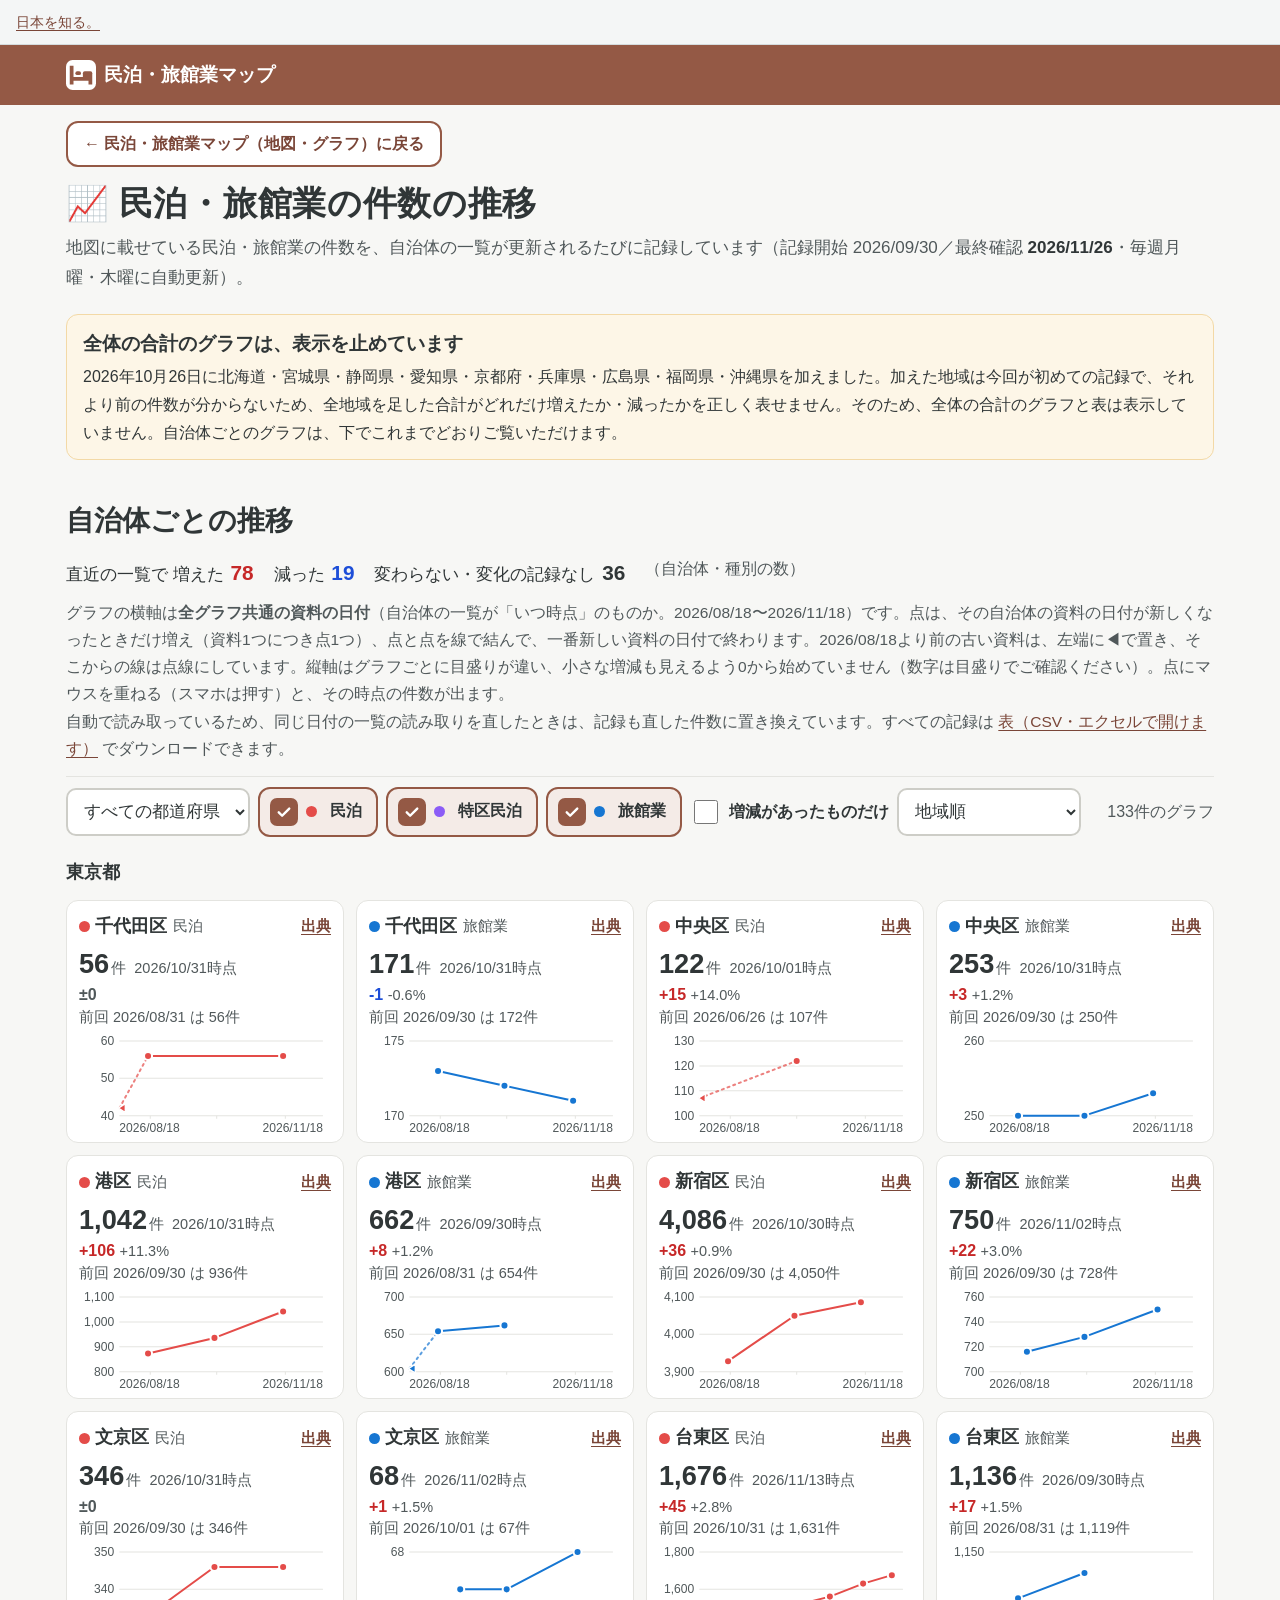
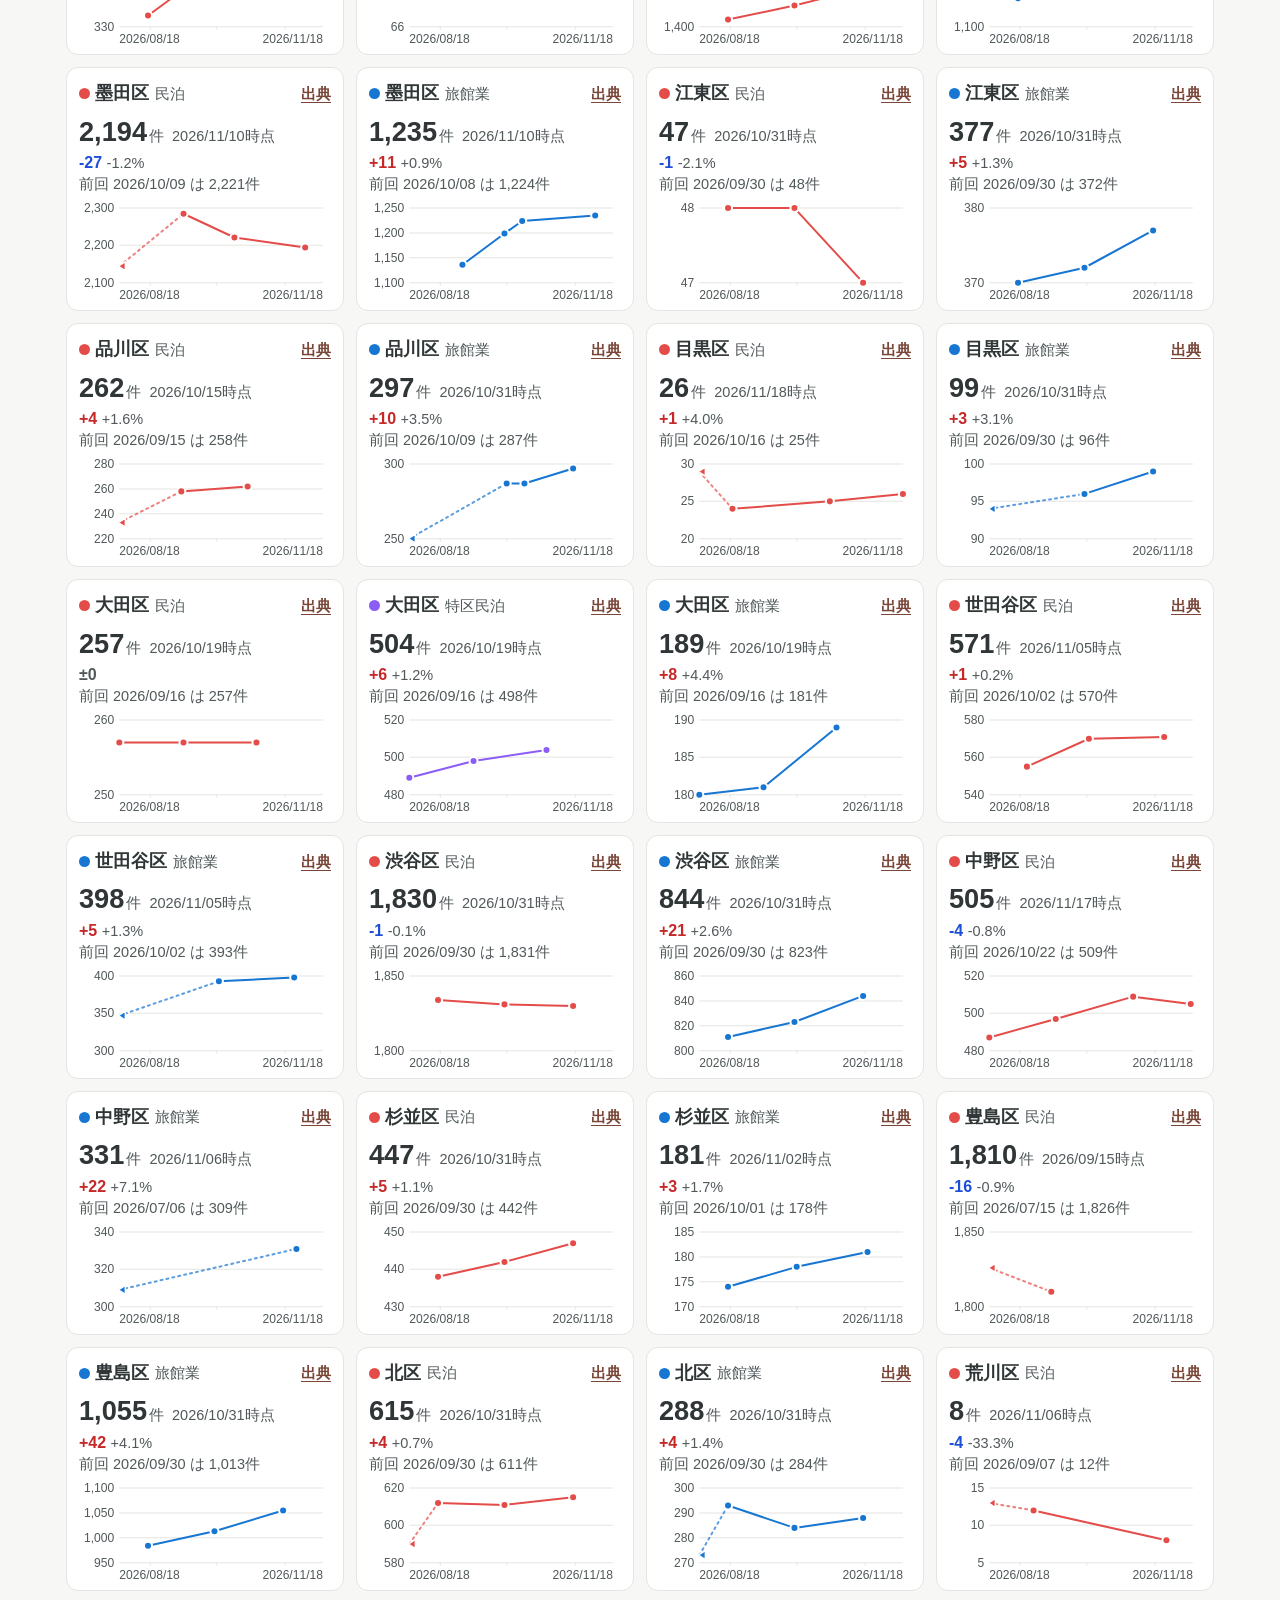
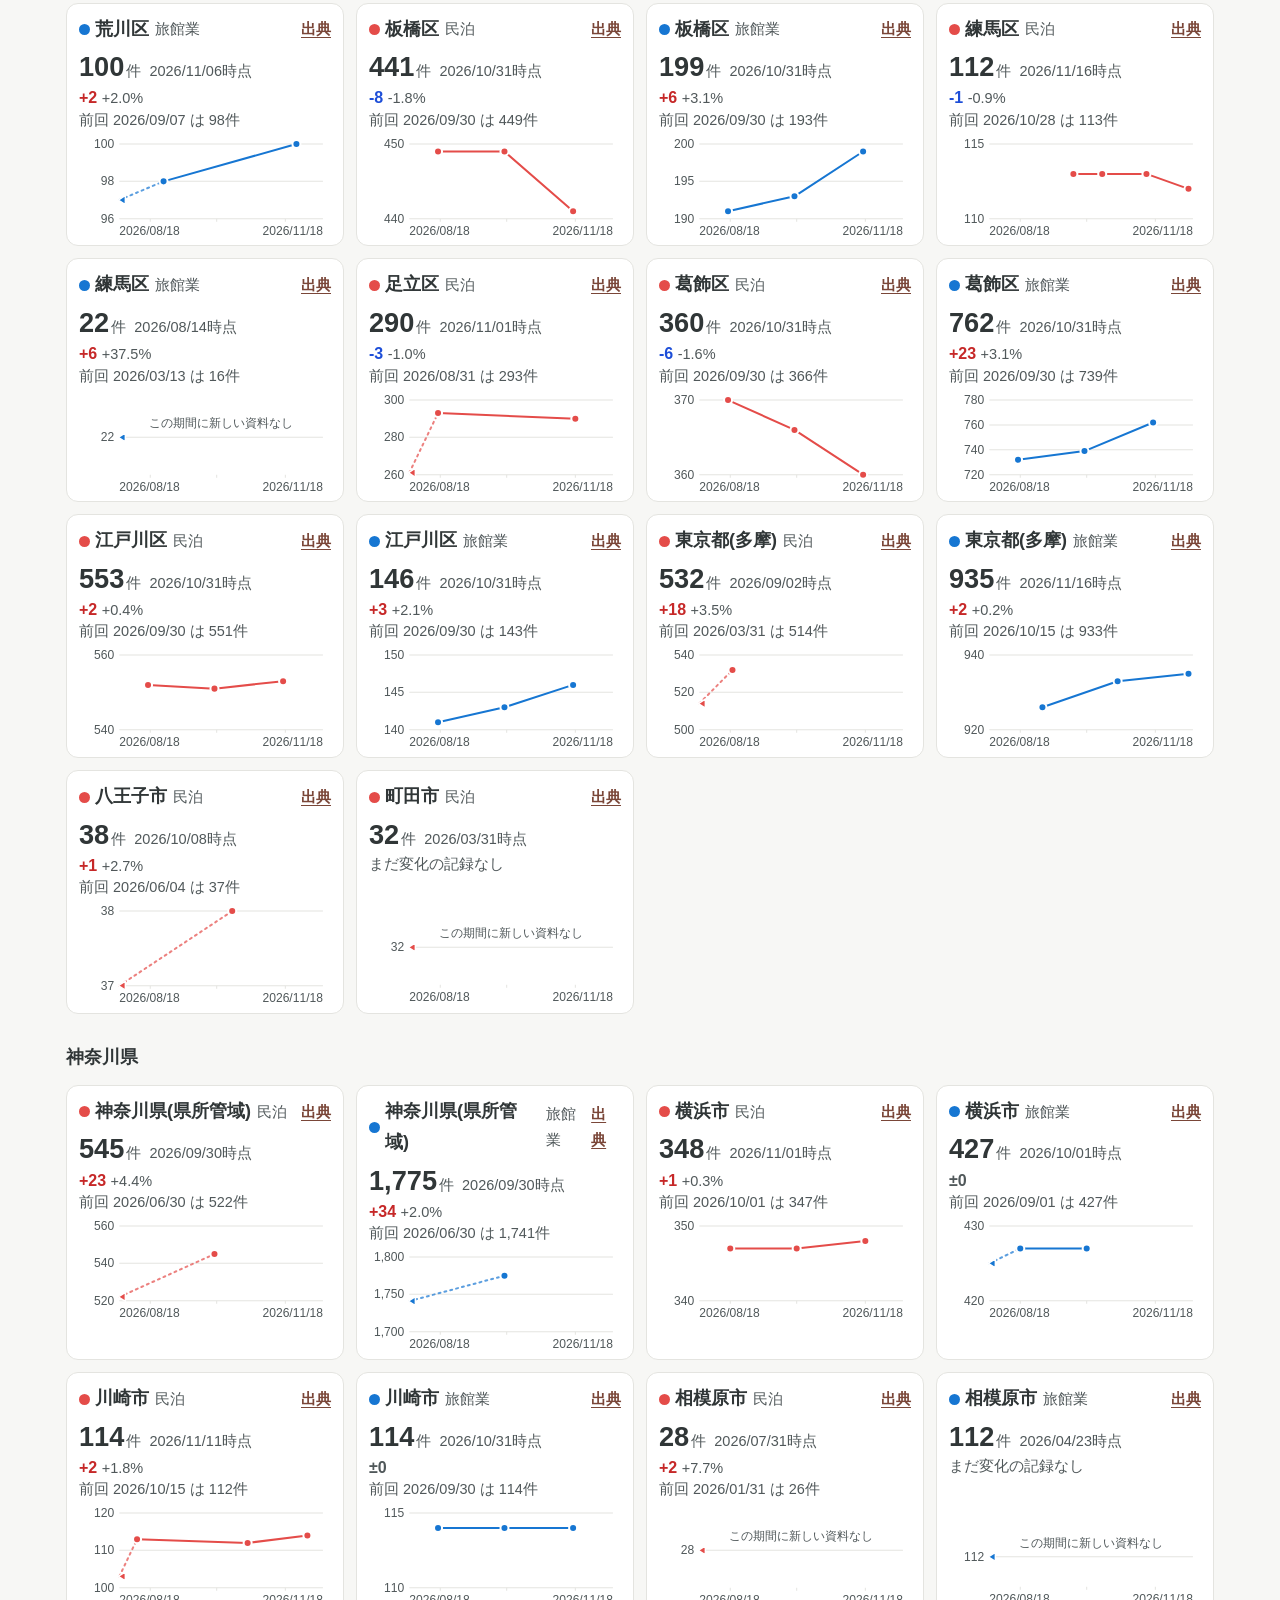
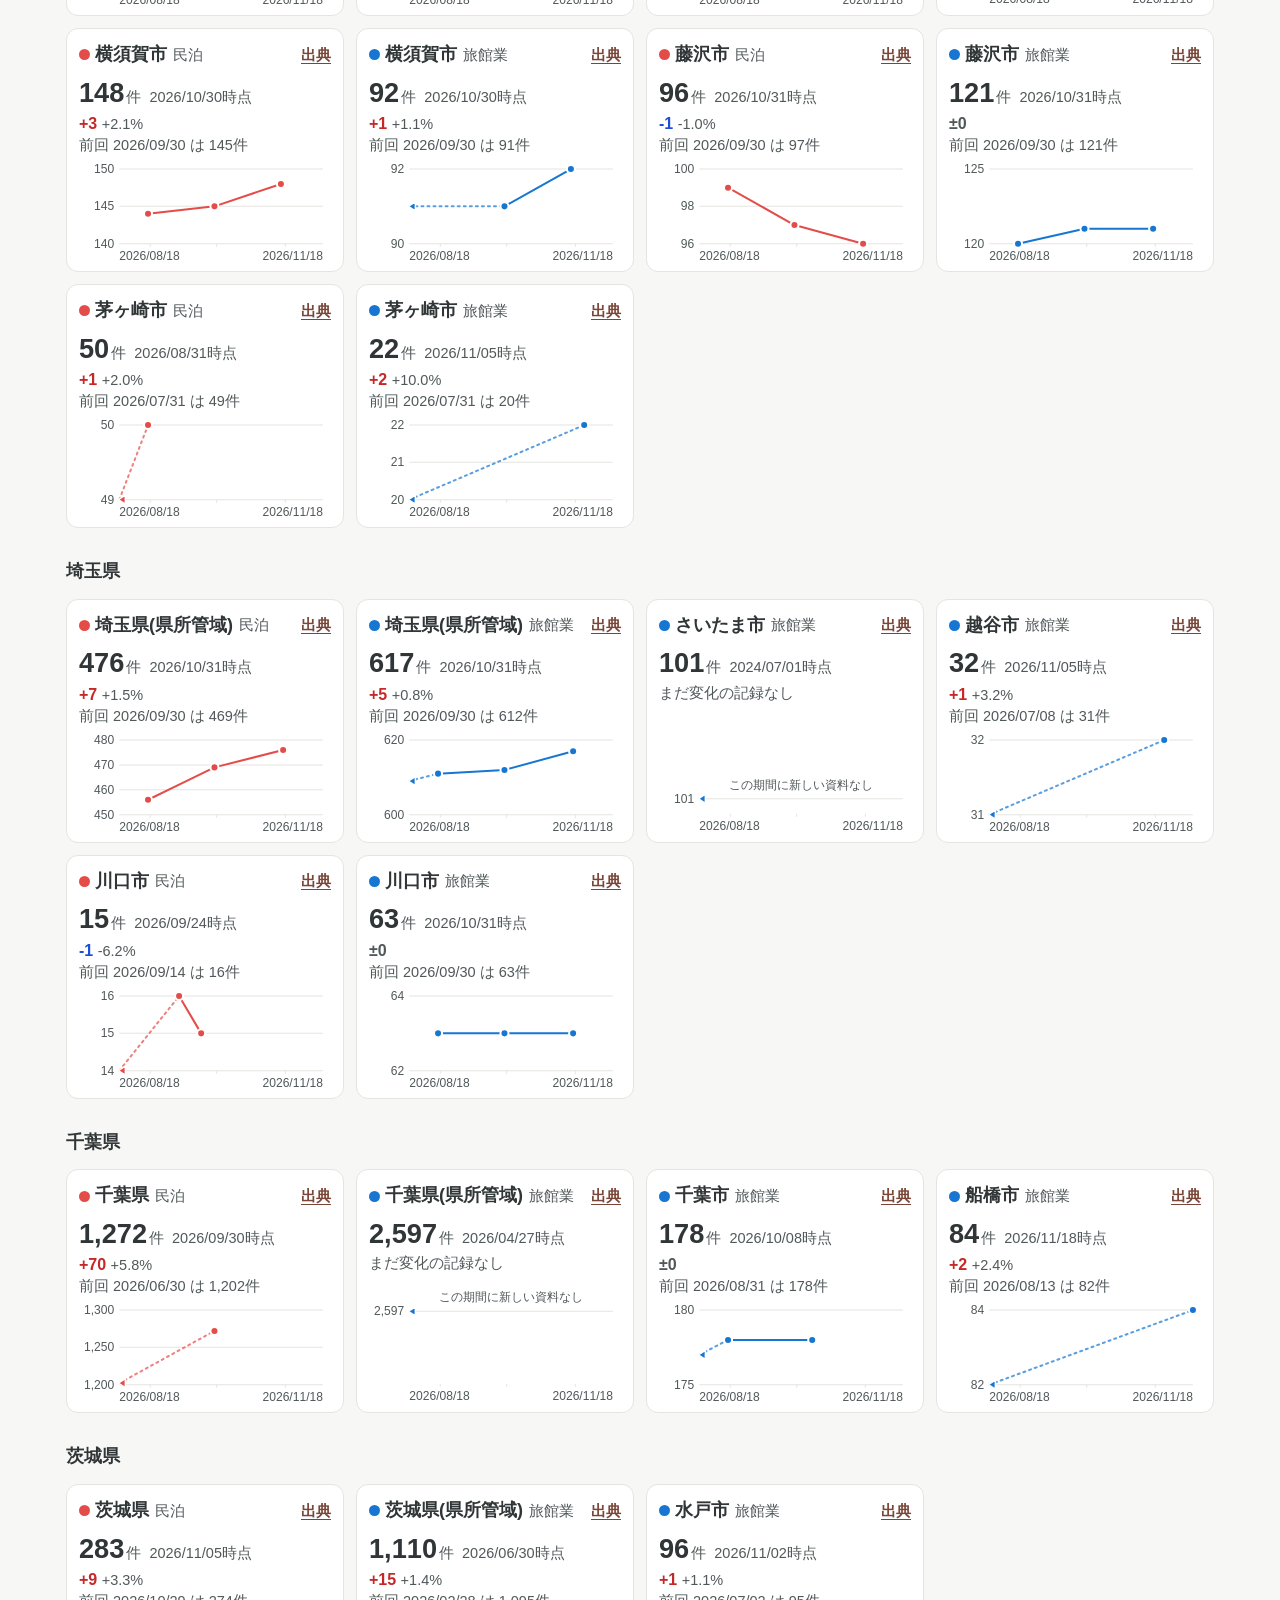
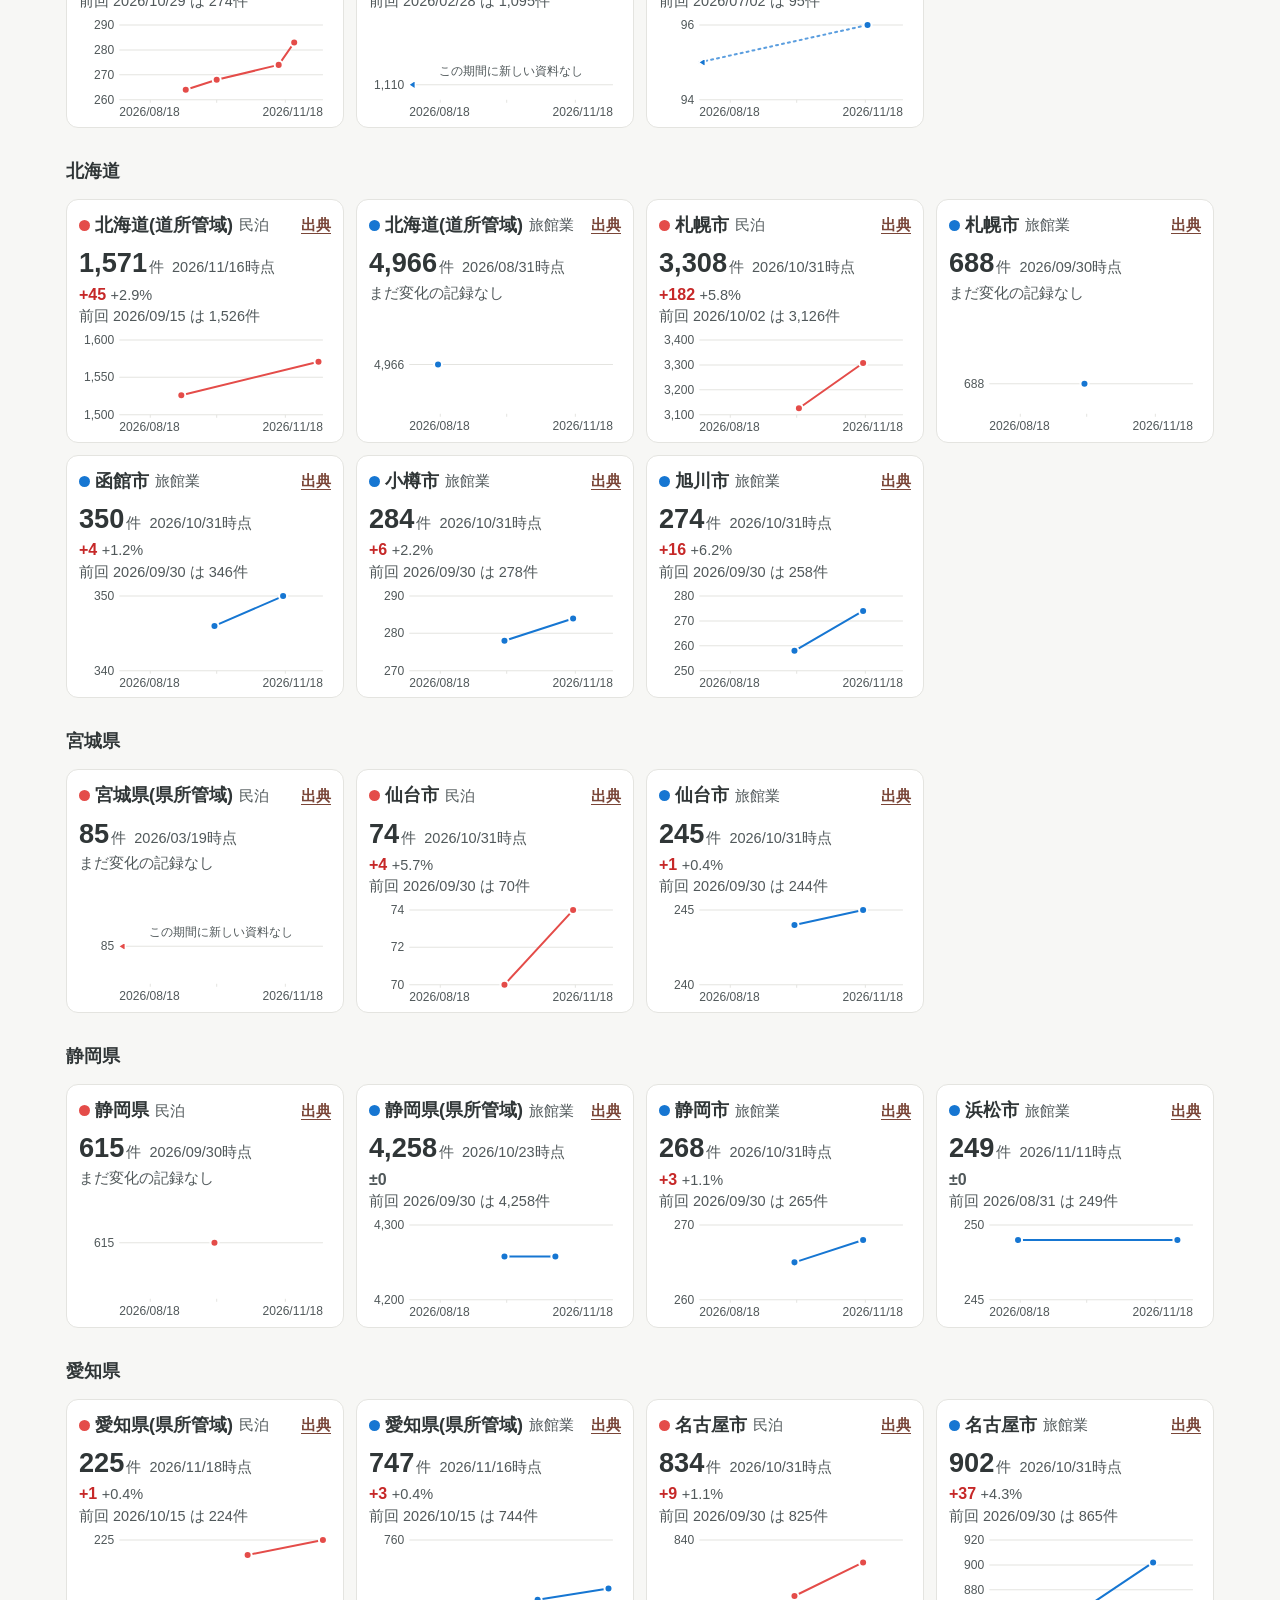
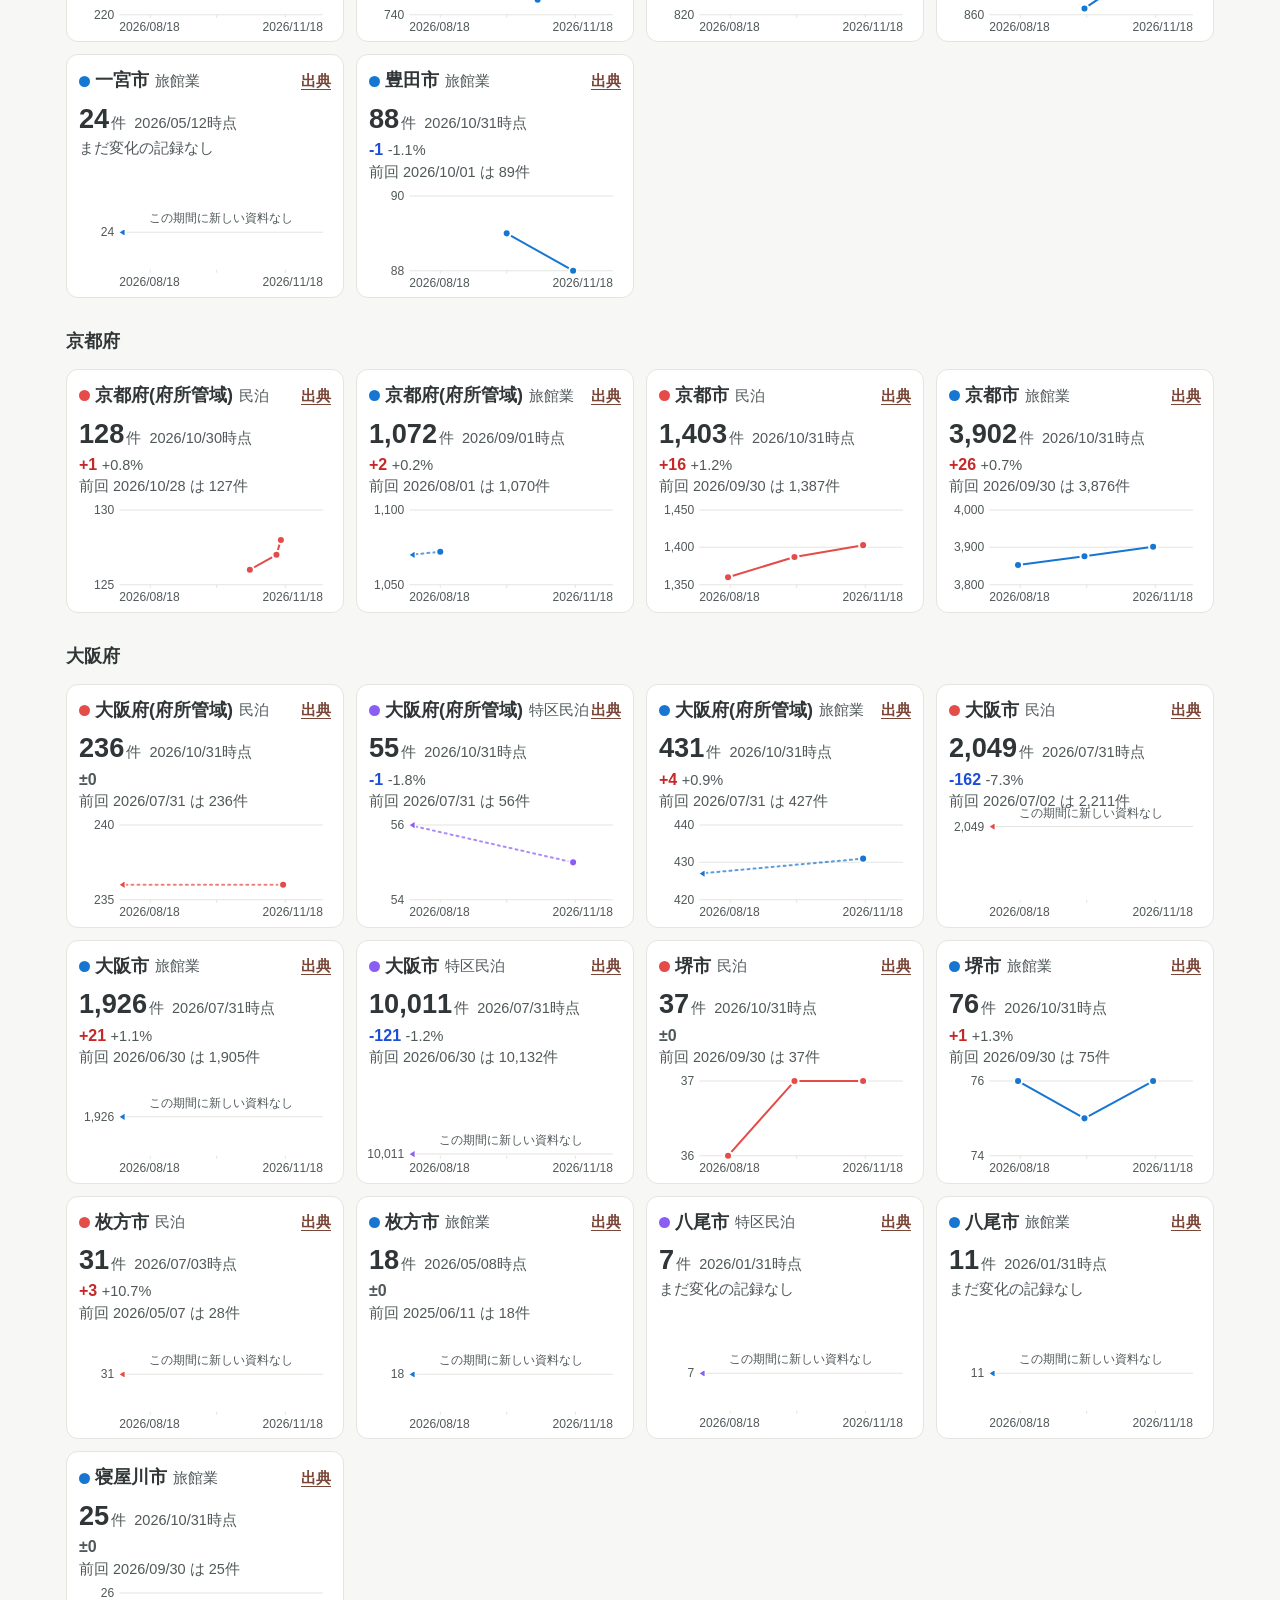
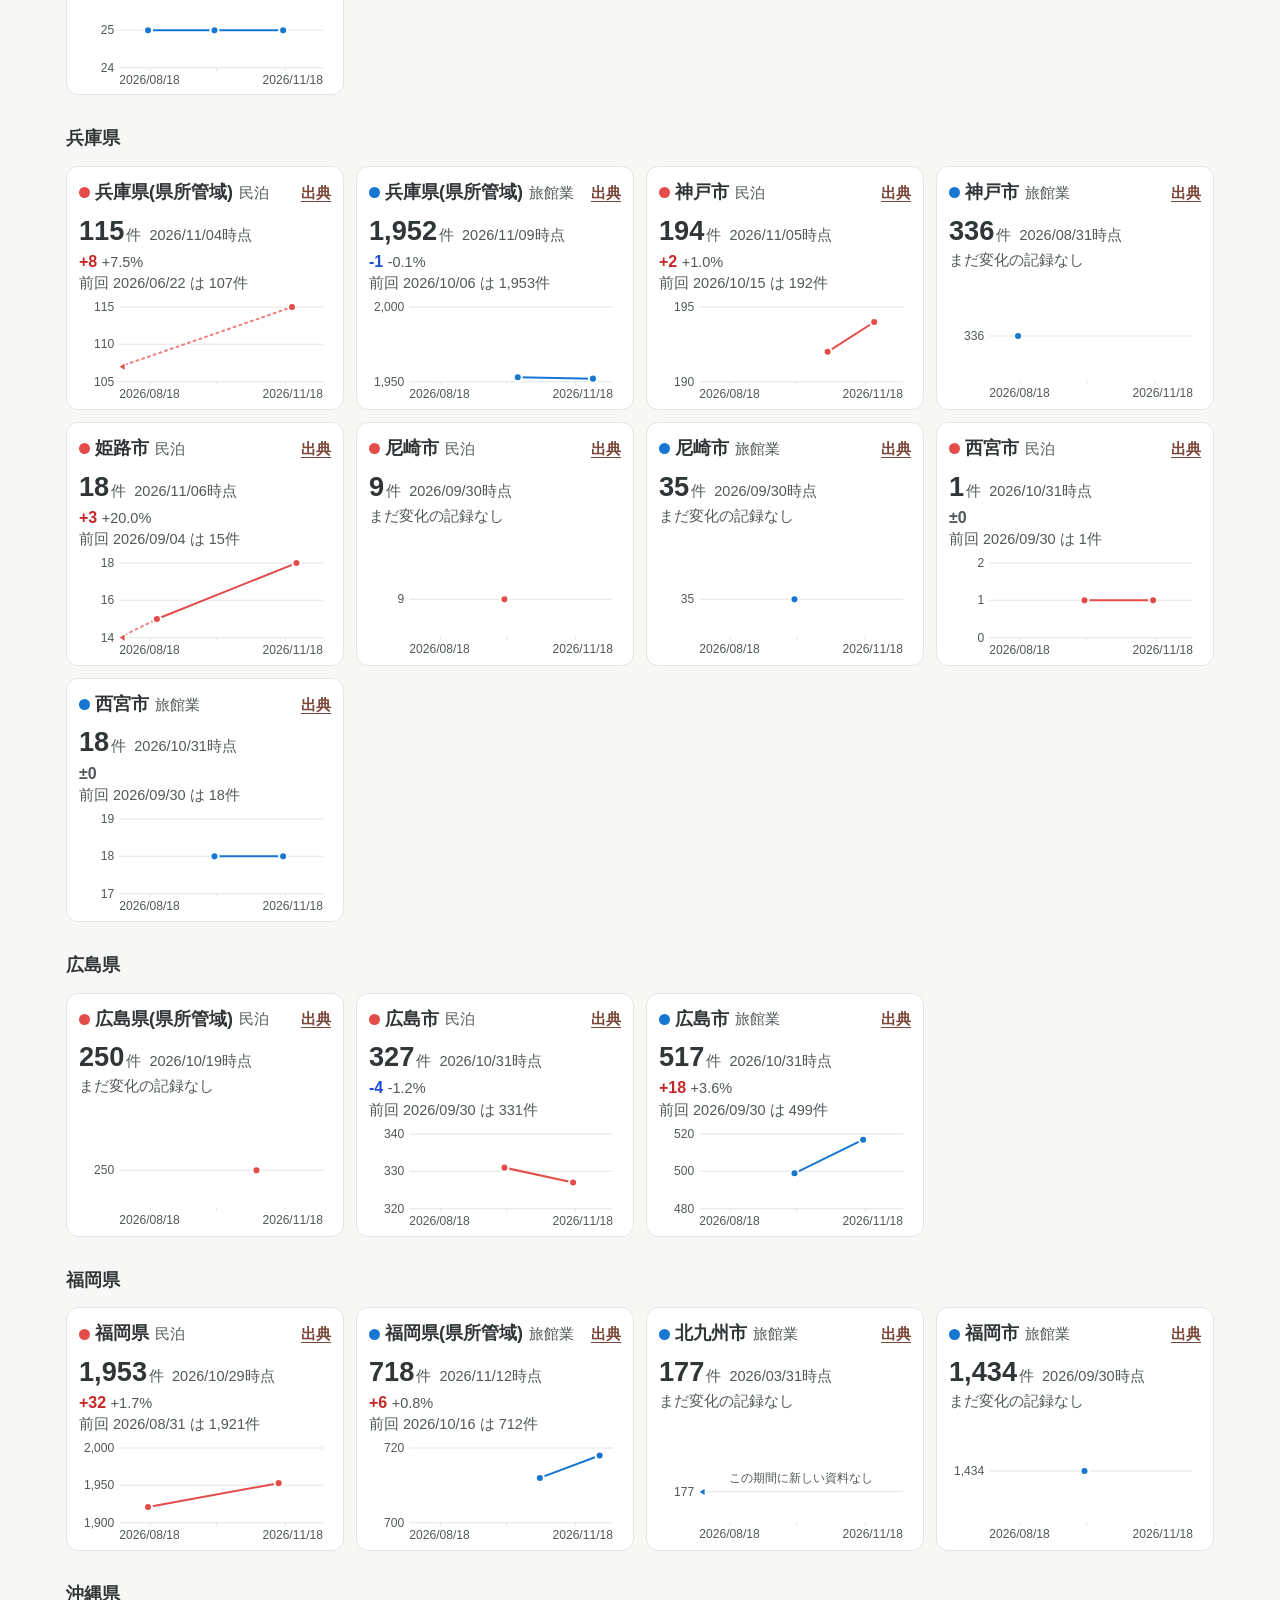
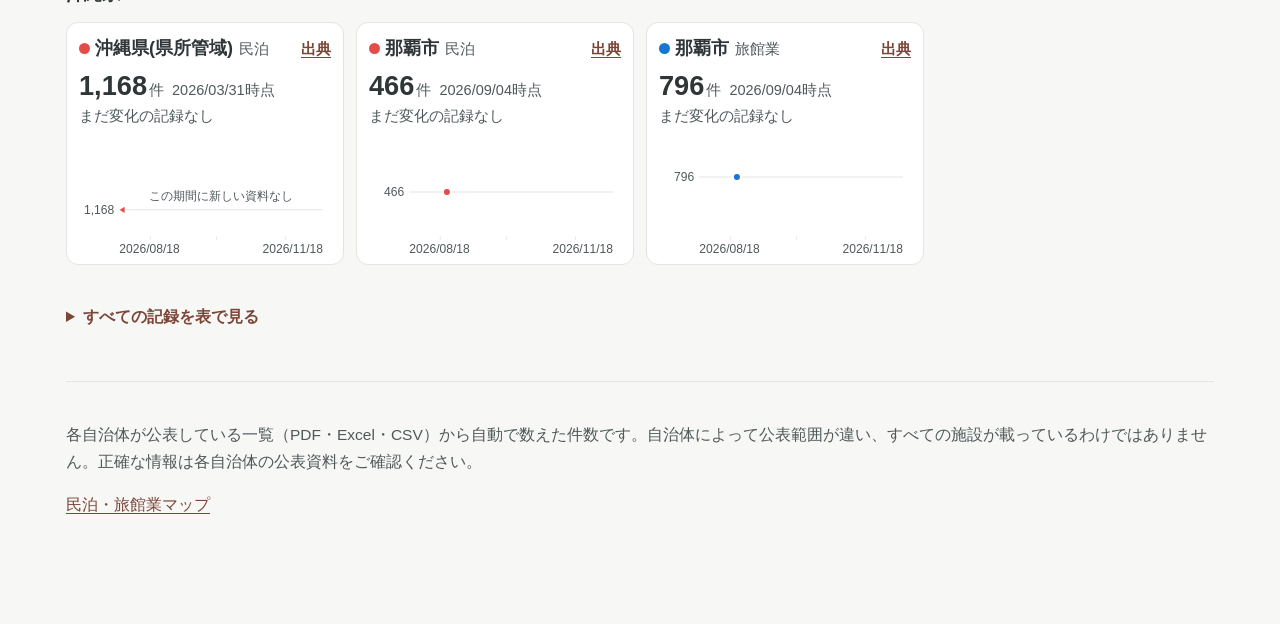
<file: docs/trend.html>
<!DOCTYPE html>
<html lang="ja">
<head>
<meta charset="utf-8">
<meta name="viewport" content="width=device-width, initial-scale=1">
<title>件数の推移｜民泊・旅館業マップ</title>
<meta name="description" content="首都圏・北海道・宮城・静岡・愛知・京都・大阪・兵庫・広島・福岡・沖縄の自治体が公表している民泊・旅館業の件数を、一覧が更新されるたびに記録し、自治体ごとの増減をグラフにしています。">
<meta property="og:type" content="website">
<meta property="og:title" content="民泊・旅館業の件数の推移（自治体ごと）">
<meta property="og:description" content="自治体の一覧が更新されるたびに件数を記録し、増減をグラフにしています。週2回自動更新。">
<meta property="og:url" content="https://yumaki5555.github.io/minpaku-map/trend.html">
<meta name="twitter:card" content="summary">
<link rel="icon" href="data:image/svg+xml,<svg xmlns='http://www.w3.org/2000/svg' viewBox='0 0 32 32'><rect width='32' height='32' rx='7' fill='%23b75035'/><g fill='white'><path d='M4 6h4v12h20v8h-4v-4H8v4H4z'/><rect x='10' y='12' width='6' height='4' rx='2'/><path d='M18 18v-4a2 2 0 0 1 2-2h6a2 2 0 0 1 2 2v4z'/></g></svg>">
<meta name="theme-color" content="#945945">
<style>
:root{
  color-scheme:light;
  --bg:#f7f7f5;--card:#fff;--ink:#303637;--sub:#50585a;--line:#e4e4e0;--accent:#7a4638;--chip:#f2f2ef;
  --g:#945945;--g2:#7a4638;--gsoft:#f4ebe7;
  --c0:#e44c49;--c1:#8b5cf6;--c2:#1676d2;--c3:#e69b17;--up:#c62828;--down:#1d4ed8;
}
*{box-sizing:border-box}
body{margin:0;background:var(--bg);color:var(--ink);font-size:17px;
  font-family:"Hiragino Sans","Hiragino Kaku Gothic ProN","Noto Sans JP","Yu Gothic UI","Meiryo",sans-serif;line-height:1.75}
a{color:var(--accent);text-underline-offset:3px}
.wrap{max-width:1180px;margin:0 auto;padding:0 16px}
/* 一番上の帯(地図のページと同じサイトの色) */
.brandbar{background:var(--g)}
.brandbar .wrap{display:flex;align-items:center;min-height:60px}
.logo{display:inline-flex;align-items:center;gap:8px;font-weight:800;font-size:19px;color:#fff;text-decoration:none}
.logo svg{width:30px;height:30px;flex:none}
header{padding:16px 0 4px}
.back{display:inline-flex;align-items:center;gap:6px;min-height:46px;padding:6px 16px;border:2px solid var(--g);border-radius:12px;
  font-size:16px;font-weight:700;text-decoration:none;color:var(--g2);background:#fff}
.back:hover{background:var(--gsoft)}
h1{font-size:clamp(26px,4vw,34px);margin:14px 0 6px;letter-spacing:.02em;line-height:1.35}
.lead{color:var(--sub);margin:0 0 8px;font-size:17px}
.lead b{color:var(--ink)}
.note{font-size:15.5px;color:var(--sub);margin:8px 0}
.summary{display:flex;flex-wrap:wrap;gap:6px 18px;margin:10px 0 4px;font-size:17px}
.summary b{font-size:1.3rem;margin:0 2px}
h2.sec{font-size:clamp(22px,3vw,28px);margin:36px 0 0}
.hero{background:var(--card);border:1px solid var(--line);border-radius:12px;padding:14px 16px 8px;margin:10px 0 0;position:relative;
  display:grid;grid-template-columns:270px minmax(0,1fr);gap:6px 24px;align-items:start}
@media (max-width:760px){.hero{grid-template-columns:minmax(0,1fr)}}
.hero h2{font-size:20px;margin:0}
.hero .big{font-size:3rem;font-weight:700;line-height:1.15}
.hero .unit{font-size:1rem;color:var(--sub);margin-left:3px}
.hero .asof{color:var(--sub);margin:0}
.hero ul{list-style:none;margin:8px 0 0;padding:8px 0 0;border-top:1px solid var(--line);font-size:16px}
.hero ul.hd{border-top:0;padding-top:0;margin-top:4px}
.hero .kd.pct{font-size:.78rem}
.hero li{display:flex;align-items:center;gap:2px;line-height:1.8}
.hero li .n{margin-left:auto;font-variant-numeric:tabular-nums}
.hero li .kd{min-width:4.2em;text-align:right;font-variant-numeric:tabular-nums}
.hero .hchart{min-width:0;min-height:170px}
.hero svg.ch{--s:var(--ink);margin-top:0}
.hero .hnote{grid-column:1/-1;margin:2px 0 0}
.paused{background:#fdf6e7;border:1px solid #f3d9a6;border-radius:12px;padding:12px 16px;margin:10px 0 0}
.paused h2{font-size:19px;margin:0 0 2px}
.paused p{margin:0;font-size:16px}
.lk{display:inline-block;width:12px;height:3px;border-radius:2px;vertical-align:middle;margin-right:5px}
.filters{display:flex;gap:8px;flex-wrap:wrap;align-items:center;margin:14px 0 6px;padding:10px 0;border-top:1px solid var(--line)}
/* 種類の切り替え(トップページと同じ、大きなチェックの形) */
.tagbtn{border:2px solid #cdcdc7;background:#fff;color:var(--ink);border-radius:12px;min-height:50px;
  padding:6px 14px 6px 10px;font-size:16px;font-weight:700;cursor:pointer;font-family:inherit;display:inline-flex;align-items:center;gap:8px}
.tagbtn::before{content:"";width:24px;height:24px;border-radius:7px;border:2.5px solid #cdcdc7;background:#fff;flex:none}
.tagbtn[aria-pressed="true"]{border-color:var(--g);background:var(--gsoft)}
.tagbtn[aria-pressed="true"]::before{background:var(--g) url("data:image/svg+xml,%3Csvg xmlns='http://www.w3.org/2000/svg' viewBox='0 0 24 24'%3E%3Cpath d='M5 12.5l4.5 4.5L19 7.5' fill='none' stroke='white' stroke-width='3.2' stroke-linecap='round' stroke-linejoin='round'/%3E%3C/svg%3E") center/18px no-repeat;border-color:var(--g)}
.tagbtn[aria-pressed="false"] .dot{opacity:.45}
select{min-height:48px;padding:8px 12px;border:2px solid #cdcdc7;border-radius:10px;background:#fff;color:var(--ink);font-size:17px;font-family:inherit;max-width:100%}
label.chk{font-size:16px;font-weight:700;display:inline-flex;align-items:center;gap:8px;cursor:pointer;min-height:48px}
label.chk input{width:24px;height:24px;accent-color:var(--g)}
.shown{font-size:16px;color:var(--sub);margin-left:auto}
.totop{position:fixed;right:16px;bottom:16px;z-index:50;display:inline-flex;align-items:center;gap:6px;min-height:52px;padding:8px 18px;
  border:2px solid var(--g);border-radius:999px;background:var(--g);color:#fff;font:inherit;font-size:16px;font-weight:800;cursor:pointer;box-shadow:0 3px 10px rgba(0,0,0,.2)}
.totop[hidden]{display:none}
.dot{display:inline-block;width:11px;height:11px;border-radius:50%;flex:none;vertical-align:-1px;margin-right:5px}
.c0{background:var(--c0)}.c1{background:var(--c1)}.c2{background:var(--c2)}.c3{background:var(--c3)}
.grid{display:grid;grid-template-columns:repeat(auto-fill,minmax(250px,1fr));gap:12px}
.pref{grid-column:1/-1;font-size:1.1rem;margin:16px 0 0}
.pref:first-child{margin-top:4px}
.card{background:var(--card);border:1px solid var(--line);border-radius:12px;padding:10px 12px 6px;position:relative;scroll-margin-top:16px}
.card:target{outline:2px solid var(--accent);outline-offset:1px}
.card[hidden],.pref[hidden]{display:none}
.card h3{font-size:18px;margin:0;display:flex;align-items:center}
.card .kind{font-weight:400;color:var(--sub);font-size:15px;margin-left:6px}
.card .src{margin-left:auto;font-size:15px;font-weight:700}
.val{font-size:15px;color:var(--sub);line-height:1.3;margin-top:4px}
.val b{font-size:1.7rem;color:var(--ink);margin-right:2px}
.asof{font-size:14.5px;margin-left:8px}
.chg{font-size:16px;min-height:2.7em;line-height:1.45;margin-top:2px}
.up{color:var(--up);font-weight:700}.down{color:var(--down);font-weight:700}.zero{color:var(--sub);font-weight:700}
.pct{color:var(--sub);font-size:14.5px}
.since{display:block;font-size:14.5px;color:var(--sub)}
.none{color:var(--sub);font-size:15px}
svg.ch{display:block;width:100%;height:auto;margin-top:4px;overflow:visible;outline:none;touch-action:pan-y}
svg.ch:focus-visible{outline:2px solid var(--accent);outline-offset:2px;border-radius:4px}
svg.ch .grid line{stroke:var(--line);stroke-width:1}
svg.ch text{fill:var(--sub);font-size:12px;font-variant-numeric:tabular-nums}
svg.ch .line{fill:none;stroke-width:2;stroke-linejoin:round;stroke-linecap:round}
svg.ch .line.dash{stroke-dasharray:2 4;opacity:.7}
svg.ch .old{stroke:var(--card);stroke-width:1.5;stroke-linejoin:round}
svg.ch .dots circle{stroke:var(--card);stroke-width:2}
svg.ch .cross{stroke:var(--sub);stroke-width:1}
svg.ch .hl{fill:none;stroke-width:2}
svg.ch .tk{stroke:var(--line);stroke-width:1}
.card[data-kind="0"] svg.ch{--s:var(--c0)}.card[data-kind="1"] svg.ch{--s:var(--c1)}
.card[data-kind="2"] svg.ch{--s:var(--c2)}.card[data-kind="3"] svg.ch{--s:var(--c3)}
svg.ch .line,svg.ch .hl{stroke:var(--s)}
svg.ch .dots circle,svg.ch .old{fill:var(--s)}
.tip{position:absolute;z-index:5;pointer-events:none;background:var(--card);color:var(--ink);border:1px solid var(--line);
  border-radius:10px;box-shadow:0 3px 10px rgba(0,0,0,.18);padding:6px 10px;font-size:15px;line-height:1.45;white-space:nowrap;
  transform:translate(-50%,calc(-100% - 10px))}
.tip b{font-size:.95rem}
.tip .d{color:var(--sub)}
.tip[hidden]{display:none}
details.all{margin:28px 0 0;font-size:16px}
details.all summary{cursor:pointer;color:var(--accent);font-weight:800;padding:10px 0;min-height:44px}
.tablewrap{overflow-x:auto;border:1px solid var(--line);border-radius:12px;background:var(--card);margin-top:6px;max-height:70vh}
table{border-collapse:collapse;width:100%;font-size:15.5px;min-width:560px}
th,td{padding:6px 10px;border-bottom:1px solid var(--line);text-align:left;white-space:nowrap}
th{background:var(--chip);font-weight:600;position:sticky;top:0}
td.num{text-align:right;font-variant-numeric:tabular-nums}
footer{font-size:15.5px;color:var(--sub);padding:24px 0 90px;border-top:1px solid var(--line);margin-top:40px}
</style>
</head>
<body>
<style>nihon-site-nav:not(:defined){display:block;min-height:45px;padding:0 16px;background:#f4f6f6;border-bottom:1px solid #d5dcde;font:14px/44px system-ui,sans-serif}@media print{nihon-site-nav{display:none!important}}</style>
<nihon-site-nav><a href="https://yumaki5555.github.io/">日本を知る。</a></nihon-site-nav>
<script src="https://yumaki5555.github.io/shared/site-nav.js" data-place="manual" async></script>
<div class="brandbar"><div class="wrap"><a class="logo" href="./"><svg viewBox="0 0 32 32" aria-hidden="true"><rect width="32" height="32" rx="7" fill="#fff"/><g fill="#945945"><path d="M4 6h4v12h20v8h-4v-4H8v4H4z"/><rect x="10" y="12" width="6" height="4" rx="2"/><path d="M18 18v-4a2 2 0 0 1 2-2h6a2 2 0 0 1 2 2v4z"/></g></svg>民泊・旅館業マップ</a></div></div>
<div class="wrap">
<header>
  <a class="back" href="./">← 民泊・旅館業マップ（地図・グラフ）に戻る</a>
  <h1>📈 民泊・旅館業の件数の推移</h1>
  <p class="lead">地図に載せている民泊・旅館業の件数を、自治体の一覧が更新されるたびに記録しています（記録開始 2026/09/30／最終確認 <b>2026/11/26</b>・毎週月曜・木曜に自動更新）。</p>
</header>

<section class="paused" id="hero" aria-labelledby="paused-h">
<h2 id="paused-h">全体の合計のグラフは、表示を止めています</h2>
<p>2026年10月26日に北海道・宮城県・静岡県・愛知県・京都府・兵庫県・広島県・福岡県・沖縄県を加えました。加えた地域は今回が初めての記録で、それより前の件数が分からないため、全地域を足した合計がどれだけ増えたか・減ったかを正しく表せません。そのため、全体の合計のグラフと表は表示していません。自治体ごとのグラフは、下でこれまでどおりご覧いただけます。</p>
</section>

<section>
  <h2 class="sec">自治体ごとの推移</h2>
  <div class="summary" aria-label="直近の一覧での増減">
    <span>直近の一覧で 増えた <b class="up">78</b></span><span>減った <b class="down">19</b></span><span>変わらない・変化の記録なし <b>36</b></span><span class="note" style="margin:0">（自治体・種別の数）</span>
  </div>
  <p class="note">グラフの横軸は<b>全グラフ共通の資料の日付</b>（自治体の一覧が「いつ時点」のものか。2026/08/18〜2026/11/18）です。点は、その自治体の資料の日付が新しくなったときだけ増え（資料1つにつき点1つ）、点と点を線で結んで、一番新しい資料の日付で終わります。2026/08/18より前の古い資料は、左端に◀で置き、そこからの線は点線にしています。縦軸はグラフごとに目盛りが違い、小さな増減も見えるよう0から始めていません（数字は目盛りでご確認ください）。点にマウスを重ねる（スマホは押す）と、その時点の件数が出ます。<br>
  自動で読み取っているため、同じ日付の一覧の読み取りを直したときは、記録も直した件数に置き換えています。すべての記録は <a href="data/件数の記録.csv" download>表（CSV・エクセルで開けます）</a> でダウンロードできます。</p>
</section>

<div class="filters" role="group" aria-label="絞り込みと並び順">
  <select id="pref" aria-label="都道府県"><option value="">すべての都道府県</option><option value="0">東京都</option><option value="1">神奈川県</option><option value="2">埼玉県</option><option value="3">千葉県</option><option value="4">茨城県</option><option value="5">北海道</option><option value="6">宮城県</option><option value="7">静岡県</option><option value="8">愛知県</option><option value="9">京都府</option><option value="10">大阪府</option><option value="11">兵庫県</option><option value="12">広島県</option><option value="13">福岡県</option><option value="14">沖縄県</option></select>
  <button type="button" class="tagbtn" data-kind="0" aria-pressed="true"><span class="dot c0"></span>民泊</button><button type="button" class="tagbtn" data-kind="1" aria-pressed="true"><span class="dot c1"></span>特区民泊</button><button type="button" class="tagbtn" data-kind="2" aria-pressed="true"><span class="dot c2"></span>旅館業</button>
  <label class="chk"><input type="checkbox" id="chg">増減があったものだけ</label>
  <select id="sort" aria-label="並び順">
    <option value="area">地域順</option>
    <option value="up">増えた数が多い順</option>
    <option value="down">減った数が多い順</option>
  </select>
  <span id="shown" class="shown" aria-live="polite"></span>
</div>

<div class="grid" id="grid">
<h2 class="pref" data-pref="0" data-order="0.5">東京都</h2>
<article class="card" id="131016_民" data-pref="0" data-kind="0" data-diff="0" data-order="1"><h3><span class="dot c0"></span>千代田区<span class="kind">民泊</span><a class="src" href="https://www.city.chiyoda.lg.jp/koho/kurashi/jutakushukuhakujigyo/todokedejutakuichiran.html" target="_blank" rel="noopener">出典</a></h3><div class="val"><b>56</b>件<span class="asof">2026/10/31時点</span></div><div class="chg"><span class="zero">±0</span> <span class="pct"></span><span class="since">前回 2026/08/31 は 56件</span></div><svg class="ch" viewBox="0 0 250 104" tabindex="0" role="img" aria-label="千代田区 民泊の件数の推移：2025/12/24 42件、2026/08/31 56件、2026/10/31 56件" data-p='[[40.0, 75.6, &quot;2025/12/24&quot;, 42, [&quot;グラフの期間より前の資料&quot;]], [68.5, 23.8, &quot;2026/08/31&quot;, 56, [&quot;前の版から +14&quot;]], [202.5, 23.8, &quot;2026/10/31&quot;, 56, [&quot;前の版から +0&quot;]]]'><g class="grid"><line x1="40" x2="242" y1="83.0" y2="83.0"/><text x="35" y="87.0" text-anchor="end">40</text><line x1="40" x2="242" y1="46.0" y2="46.0"/><text x="35" y="50.0" text-anchor="end">50</text><line x1="40" x2="242" y1="9.0" y2="9.0"/><text x="35" y="13.0" text-anchor="end">60</text><line class="tk" x1="70.7" x2="70.7" y1="83" y2="86"/><line class="tk" x1="136.6" x2="136.6" y1="83" y2="86"/><line class="tk" x1="204.7" x2="204.7" y1="83" y2="86"/></g><line class="cross" x1="0" x2="0" y1="9" y2="83" visibility="hidden"/><path class="line dash" d="M40.0,75.6 L68.5,23.8"/><path class="line" d="M68.5,23.8 L202.5,23.8"/><g class="dots"><path class="old" d="M39.0,75.6 l7,-4.5 v9 z"/><circle cx="68.5" cy="23.8" r="4"/><circle cx="202.5" cy="23.8" r="4"/></g><circle class="hl" r="6" cx="0" cy="0" visibility="hidden"/><text x="40" y="99" text-anchor="start">2026/08/18</text><text x="242" y="99" text-anchor="end">2026/11/18</text></svg><div class="tip" hidden></div></article>
<article class="card" id="131016_旅" data-pref="0" data-kind="2" data-diff="-1" data-order="2"><h3><span class="dot c2"></span>千代田区<span class="kind">旅館業</span><a class="src" href="https://www.city.chiyoda.lg.jp/koho/kurashi/kankyoese/egyo/shisetsu.html" target="_blank" rel="noopener">出典</a></h3><div class="val"><b>171</b>件<span class="asof">2026/10/31時点</span></div><div class="chg"><span class="down">-1</span> <span class="pct">-0.6%</span><span class="since">前回 2026/09/30 は 172件</span></div><svg class="ch" viewBox="0 0 250 104" tabindex="0" role="img" aria-label="千代田区 旅館業の件数の推移：2026/08/31 173件、2026/09/30 172件、2026/10/31 171件" data-p='[[68.5, 38.6, &quot;2026/08/31&quot;, 173, []], [134.4, 53.4, &quot;2026/09/30&quot;, 172, [&quot;前の版から -1&quot;]], [202.5, 68.2, &quot;2026/10/31&quot;, 171, [&quot;前の版から -1&quot;]]]'><g class="grid"><line x1="40" x2="242" y1="83.0" y2="83.0"/><text x="35" y="87.0" text-anchor="end">170</text><line x1="40" x2="242" y1="9.0" y2="9.0"/><text x="35" y="13.0" text-anchor="end">175</text><line class="tk" x1="70.7" x2="70.7" y1="83" y2="86"/><line class="tk" x1="136.6" x2="136.6" y1="83" y2="86"/><line class="tk" x1="204.7" x2="204.7" y1="83" y2="86"/></g><line class="cross" x1="0" x2="0" y1="9" y2="83" visibility="hidden"/><path class="line" d="M68.5,38.6 L134.4,53.4"/><path class="line" d="M134.4,53.4 L202.5,68.2"/><g class="dots"><circle cx="68.5" cy="38.6" r="4"/><circle cx="134.4" cy="53.4" r="4"/><circle cx="202.5" cy="68.2" r="4"/></g><circle class="hl" r="6" cx="0" cy="0" visibility="hidden"/><text x="40" y="99" text-anchor="start">2026/08/18</text><text x="242" y="99" text-anchor="end">2026/11/18</text></svg><div class="tip" hidden></div></article>
<article class="card" id="131024_民" data-pref="0" data-kind="0" data-diff="15" data-order="3"><h3><span class="dot c0"></span>中央区<span class="kind">民泊</span><a class="src" href="https://www.city.chuo.lg.jp/a0030/kenkouiryou/eisei/seikatsueisei/minpaku/todokedejyuutakukouhyou.html" target="_blank" rel="noopener">出典</a></h3><div class="val"><b>122</b>件<span class="asof">2026/10/01時点</span></div><div class="chg"><span class="up">+15</span> <span class="pct">+14.0%</span><span class="since">前回 2026/06/26 は 107件</span></div><svg class="ch" viewBox="0 0 250 104" tabindex="0" role="img" aria-label="中央区 民泊の件数の推移：2026/06/26 107件、2026/10/01 122件" data-p='[[40.0, 65.7, &quot;2026/06/26&quot;, 107, [&quot;グラフの期間より前の資料&quot;]], [136.6, 28.7, &quot;2026/10/01&quot;, 122, [&quot;前の版から +15&quot;]]]'><g class="grid"><line x1="40" x2="242" y1="83.0" y2="83.0"/><text x="35" y="87.0" text-anchor="end">100</text><line x1="40" x2="242" y1="58.3" y2="58.3"/><text x="35" y="62.3" text-anchor="end">110</text><line x1="40" x2="242" y1="33.7" y2="33.7"/><text x="35" y="37.7" text-anchor="end">120</text><line x1="40" x2="242" y1="9.0" y2="9.0"/><text x="35" y="13.0" text-anchor="end">130</text><line class="tk" x1="70.7" x2="70.7" y1="83" y2="86"/><line class="tk" x1="136.6" x2="136.6" y1="83" y2="86"/><line class="tk" x1="204.7" x2="204.7" y1="83" y2="86"/></g><line class="cross" x1="0" x2="0" y1="9" y2="83" visibility="hidden"/><path class="line dash" d="M40.0,65.7 L136.6,28.7"/><g class="dots"><path class="old" d="M39.0,65.7 l7,-4.5 v9 z"/><circle cx="136.6" cy="28.7" r="4"/></g><circle class="hl" r="6" cx="0" cy="0" visibility="hidden"/><text x="40" y="99" text-anchor="start">2026/08/18</text><text x="242" y="99" text-anchor="end">2026/11/18</text></svg><div class="tip" hidden></div></article>
<article class="card" id="131024_旅" data-pref="0" data-kind="2" data-diff="3" data-order="4"><h3><span class="dot c2"></span>中央区<span class="kind">旅館業</span><a class="src" href="https://www.city.chuo.lg.jp/a0030/kenkouiryou/eisei/kankyoueisei/kankyoueiseisisetsuichiran.html" target="_blank" rel="noopener">出典</a></h3><div class="val"><b>253</b>件<span class="asof">2026/10/31時点</span></div><div class="chg"><span class="up">+3</span> <span class="pct">+1.2%</span><span class="since">前回 2026/09/30 は 250件</span></div><svg class="ch" viewBox="0 0 250 104" tabindex="0" role="img" aria-label="中央区 旅館業の件数の推移：2026/08/31 250件、2026/09/30 250件、2026/10/31 253件" data-p='[[68.5, 83.0, &quot;2026/08/31&quot;, 250, []], [134.4, 83.0, &quot;2026/09/30&quot;, 250, [&quot;前の版から +0&quot;]], [202.5, 60.8, &quot;2026/10/31&quot;, 253, [&quot;前の版から +3&quot;]]]'><g class="grid"><line x1="40" x2="242" y1="83.0" y2="83.0"/><text x="35" y="87.0" text-anchor="end">250</text><line x1="40" x2="242" y1="9.0" y2="9.0"/><text x="35" y="13.0" text-anchor="end">260</text><line class="tk" x1="70.7" x2="70.7" y1="83" y2="86"/><line class="tk" x1="136.6" x2="136.6" y1="83" y2="86"/><line class="tk" x1="204.7" x2="204.7" y1="83" y2="86"/></g><line class="cross" x1="0" x2="0" y1="9" y2="83" visibility="hidden"/><path class="line" d="M68.5,83.0 L134.4,83.0"/><path class="line" d="M134.4,83.0 L202.5,60.8"/><g class="dots"><circle cx="68.5" cy="83.0" r="4"/><circle cx="134.4" cy="83.0" r="4"/><circle cx="202.5" cy="60.8" r="4"/></g><circle class="hl" r="6" cx="0" cy="0" visibility="hidden"/><text x="40" y="99" text-anchor="start">2026/08/18</text><text x="242" y="99" text-anchor="end">2026/11/18</text></svg><div class="tip" hidden></div></article>
<article class="card" id="131032_民" data-pref="0" data-kind="0" data-diff="106" data-order="5"><h3><span class="dot c0"></span>港区<span class="kind">民泊</span><a class="src" href="https://www.city.minato.tokyo.jp/jutakushukuhakutan/minpakuichiran20180614.html" target="_blank" rel="noopener">出典</a></h3><div class="val"><b>1,042</b>件<span class="asof">2026/10/31時点</span></div><div class="chg"><span class="up">+106</span> <span class="pct">+11.3%</span><span class="since">前回 2026/09/30 は 936件</span></div><svg class="ch" viewBox="0 0 250 104" tabindex="0" role="img" aria-label="港区 民泊の件数の推移：2026/08/31 873件、2026/09/30 936件、2026/10/31 1,042件" data-p='[[68.5, 65.0, &quot;2026/08/31&quot;, 873, []], [134.4, 49.5, &quot;2026/09/30&quot;, 936, [&quot;前の版から +63&quot;]], [202.5, 23.3, &quot;2026/10/31&quot;, 1042, [&quot;前の版から +106&quot;]]]'><g class="grid"><line x1="40" x2="242" y1="83.0" y2="83.0"/><text x="35" y="87.0" text-anchor="end">800</text><line x1="40" x2="242" y1="58.3" y2="58.3"/><text x="35" y="62.3" text-anchor="end">900</text><line x1="40" x2="242" y1="33.7" y2="33.7"/><text x="35" y="37.7" text-anchor="end">1,000</text><line x1="40" x2="242" y1="9.0" y2="9.0"/><text x="35" y="13.0" text-anchor="end">1,100</text><line class="tk" x1="70.7" x2="70.7" y1="83" y2="86"/><line class="tk" x1="136.6" x2="136.6" y1="83" y2="86"/><line class="tk" x1="204.7" x2="204.7" y1="83" y2="86"/></g><line class="cross" x1="0" x2="0" y1="9" y2="83" visibility="hidden"/><path class="line" d="M68.5,65.0 L134.4,49.5"/><path class="line" d="M134.4,49.5 L202.5,23.3"/><g class="dots"><circle cx="68.5" cy="65.0" r="4"/><circle cx="134.4" cy="49.5" r="4"/><circle cx="202.5" cy="23.3" r="4"/></g><circle class="hl" r="6" cx="0" cy="0" visibility="hidden"/><text x="40" y="99" text-anchor="start">2026/08/18</text><text x="242" y="99" text-anchor="end">2026/11/18</text></svg><div class="tip" hidden></div></article>
<article class="card" id="131032_旅" data-pref="0" data-kind="2" data-diff="8" data-order="6"><h3><span class="dot c2"></span>港区<span class="kind">旅館業</span><a class="src" href="https://catalog.data.metro.tokyo.lg.jp/dataset/t131032d0000000235" target="_blank" rel="noopener">出典</a></h3><div class="val"><b>662</b>件<span class="asof">2026/09/30時点</span></div><div class="chg"><span class="up">+8</span> <span class="pct">+1.2%</span><span class="since">前回 2026/08/31 は 654件</span></div><svg class="ch" viewBox="0 0 250 104" tabindex="0" role="img" aria-label="港区 旅館業の件数の推移：2026/03/31 604件、2026/08/31 654件、2026/09/30 662件" data-p='[[40.0, 80.0, &quot;2026/03/31&quot;, 604, [&quot;グラフの期間より前の資料&quot;]], [68.5, 43.0, &quot;2026/08/31&quot;, 654, [&quot;前の版から +50&quot;]], [134.4, 37.1, &quot;2026/09/30&quot;, 662, [&quot;前の版から +8&quot;]]]'><g class="grid"><line x1="40" x2="242" y1="83.0" y2="83.0"/><text x="35" y="87.0" text-anchor="end">600</text><line x1="40" x2="242" y1="46.0" y2="46.0"/><text x="35" y="50.0" text-anchor="end">650</text><line x1="40" x2="242" y1="9.0" y2="9.0"/><text x="35" y="13.0" text-anchor="end">700</text><line class="tk" x1="70.7" x2="70.7" y1="83" y2="86"/><line class="tk" x1="136.6" x2="136.6" y1="83" y2="86"/><line class="tk" x1="204.7" x2="204.7" y1="83" y2="86"/></g><line class="cross" x1="0" x2="0" y1="9" y2="83" visibility="hidden"/><path class="line dash" d="M40.0,80.0 L68.5,43.0"/><path class="line" d="M68.5,43.0 L134.4,37.1"/><g class="dots"><path class="old" d="M39.0,80.0 l7,-4.5 v9 z"/><circle cx="68.5" cy="43.0" r="4"/><circle cx="134.4" cy="37.1" r="4"/></g><circle class="hl" r="6" cx="0" cy="0" visibility="hidden"/><text x="40" y="99" text-anchor="start">2026/08/18</text><text x="242" y="99" text-anchor="end">2026/11/18</text></svg><div class="tip" hidden></div></article>
<article class="card" id="131041_民" data-pref="0" data-kind="0" data-diff="36" data-order="7"><h3><span class="dot c0"></span>新宿区<span class="kind">民泊</span><a class="src" href="https://www.city.shinjuku.lg.jp/kenkou/eisei03_002094.html" target="_blank" rel="noopener">出典</a></h3><div class="val"><b>4,086</b>件<span class="asof">2026/10/30時点</span></div><div class="chg"><span class="up">+36</span> <span class="pct">+0.9%</span><span class="since">前回 2026/09/30 は 4,050件</span></div><svg class="ch" viewBox="0 0 250 104" tabindex="0" role="img" aria-label="新宿区 民泊の件数の推移：2026/08/31 3,928件、2026/09/30 4,050件、2026/10/30 4,086件" data-p='[[68.5, 72.6, &quot;2026/08/31&quot;, 3928, []], [134.4, 27.5, &quot;2026/09/30&quot;, 4050, [&quot;前の版から +122&quot;]], [200.3, 14.2, &quot;2026/10/30&quot;, 4086, [&quot;前の版から +36&quot;]]]'><g class="grid"><line x1="40" x2="242" y1="83.0" y2="83.0"/><text x="35" y="87.0" text-anchor="end">3,900</text><line x1="40" x2="242" y1="46.0" y2="46.0"/><text x="35" y="50.0" text-anchor="end">4,000</text><line x1="40" x2="242" y1="9.0" y2="9.0"/><text x="35" y="13.0" text-anchor="end">4,100</text><line class="tk" x1="70.7" x2="70.7" y1="83" y2="86"/><line class="tk" x1="136.6" x2="136.6" y1="83" y2="86"/><line class="tk" x1="204.7" x2="204.7" y1="83" y2="86"/></g><line class="cross" x1="0" x2="0" y1="9" y2="83" visibility="hidden"/><path class="line" d="M68.5,72.6 L134.4,27.5"/><path class="line" d="M134.4,27.5 L200.3,14.2"/><g class="dots"><circle cx="68.5" cy="72.6" r="4"/><circle cx="134.4" cy="27.5" r="4"/><circle cx="200.3" cy="14.2" r="4"/></g><circle class="hl" r="6" cx="0" cy="0" visibility="hidden"/><text x="40" y="99" text-anchor="start">2026/08/18</text><text x="242" y="99" text-anchor="end">2026/11/18</text></svg><div class="tip" hidden></div></article>
<article class="card" id="131041_旅" data-pref="0" data-kind="2" data-diff="22" data-order="8"><h3><span class="dot c2"></span>新宿区<span class="kind">旅館業</span><a class="src" href="https://www.city.shinjuku.lg.jp/kenkou/eisei03_002069.html" target="_blank" rel="noopener">出典</a></h3><div class="val"><b>750</b>件<span class="asof">2026/11/02時点</span></div><div class="chg"><span class="up">+22</span> <span class="pct">+3.0%</span><span class="since">前回 2026/09/30 は 728件</span></div><svg class="ch" viewBox="0 0 250 104" tabindex="0" role="img" aria-label="新宿区 旅館業の件数の推移：2026/09/04 716件、2026/09/30 728件、2026/11/02 750件" data-p='[[77.3, 63.3, &quot;2026/09/04&quot;, 716, []], [134.4, 48.5, &quot;2026/09/30&quot;, 728, [&quot;前の版から +12&quot;]], [206.9, 21.3, &quot;2026/11/02&quot;, 750, [&quot;前の版から +22&quot;]]]'><g class="grid"><line x1="40" x2="242" y1="83.0" y2="83.0"/><text x="35" y="87.0" text-anchor="end">700</text><line x1="40" x2="242" y1="58.3" y2="58.3"/><text x="35" y="62.3" text-anchor="end">720</text><line x1="40" x2="242" y1="33.7" y2="33.7"/><text x="35" y="37.7" text-anchor="end">740</text><line x1="40" x2="242" y1="9.0" y2="9.0"/><text x="35" y="13.0" text-anchor="end">760</text><line class="tk" x1="70.7" x2="70.7" y1="83" y2="86"/><line class="tk" x1="136.6" x2="136.6" y1="83" y2="86"/><line class="tk" x1="204.7" x2="204.7" y1="83" y2="86"/></g><line class="cross" x1="0" x2="0" y1="9" y2="83" visibility="hidden"/><path class="line" d="M77.3,63.3 L134.4,48.5"/><path class="line" d="M134.4,48.5 L206.9,21.3"/><g class="dots"><circle cx="77.3" cy="63.3" r="4"/><circle cx="134.4" cy="48.5" r="4"/><circle cx="206.9" cy="21.3" r="4"/></g><circle class="hl" r="6" cx="0" cy="0" visibility="hidden"/><text x="40" y="99" text-anchor="start">2026/08/18</text><text x="242" y="99" text-anchor="end">2026/11/18</text></svg><div class="tip" hidden></div></article>
<article class="card" id="131059_民" data-pref="0" data-kind="0" data-diff="0" data-order="9"><h3><span class="dot c0"></span>文京区<span class="kind">民泊</span><a class="src" href="https://www.city.bunkyo.lg.jp/b026/p003112/index.html" target="_blank" rel="noopener">出典</a></h3><div class="val"><b>346</b>件<span class="asof">2026/10/31時点</span></div><div class="chg"><span class="zero">±0</span> <span class="pct"></span><span class="since">前回 2026/09/30 は 346件</span></div><svg class="ch" viewBox="0 0 250 104" tabindex="0" role="img" aria-label="文京区 民泊の件数の推移：2026/08/31 333件、2026/09/30 346件、2026/10/31 346件" data-p='[[68.5, 71.9, &quot;2026/08/31&quot;, 333, []], [134.4, 23.8, &quot;2026/09/30&quot;, 346, [&quot;前の版から +13&quot;]], [202.5, 23.8, &quot;2026/10/31&quot;, 346, [&quot;前の版から +0&quot;]]]'><g class="grid"><line x1="40" x2="242" y1="83.0" y2="83.0"/><text x="35" y="87.0" text-anchor="end">330</text><line x1="40" x2="242" y1="46.0" y2="46.0"/><text x="35" y="50.0" text-anchor="end">340</text><line x1="40" x2="242" y1="9.0" y2="9.0"/><text x="35" y="13.0" text-anchor="end">350</text><line class="tk" x1="70.7" x2="70.7" y1="83" y2="86"/><line class="tk" x1="136.6" x2="136.6" y1="83" y2="86"/><line class="tk" x1="204.7" x2="204.7" y1="83" y2="86"/></g><line class="cross" x1="0" x2="0" y1="9" y2="83" visibility="hidden"/><path class="line" d="M68.5,71.9 L134.4,23.8"/><path class="line" d="M134.4,23.8 L202.5,23.8"/><g class="dots"><circle cx="68.5" cy="71.9" r="4"/><circle cx="134.4" cy="23.8" r="4"/><circle cx="202.5" cy="23.8" r="4"/></g><circle class="hl" r="6" cx="0" cy="0" visibility="hidden"/><text x="40" y="99" text-anchor="start">2026/08/18</text><text x="242" y="99" text-anchor="end">2026/11/18</text></svg><div class="tip" hidden></div></article>
<article class="card" id="131059_旅" data-pref="0" data-kind="2" data-diff="1" data-order="10"><h3><span class="dot c2"></span>文京区<span class="kind">旅館業</span><a class="src" href="https://www.city.bunkyo.lg.jp/b026/p002833.html" target="_blank" rel="noopener">出典</a></h3><div class="val"><b>68</b>件<span class="asof">2026/11/02時点</span></div><div class="chg"><span class="up">+1</span> <span class="pct">+1.5%</span><span class="since">前回 2026/10/01 は 67件</span></div><svg class="ch" viewBox="0 0 250 104" tabindex="0" role="img" aria-label="文京区 旅館業の件数の推移：2026/09/10 67件、2026/10/01 67件、2026/11/02 68件" data-p='[[90.5, 46.0, &quot;2026/09/10&quot;, 67, []], [136.6, 46.0, &quot;2026/10/01&quot;, 67, [&quot;前の版から +0&quot;]], [206.9, 9.0, &quot;2026/11/02&quot;, 68, [&quot;前の版から +1&quot;]]]'><g class="grid"><line x1="40" x2="242" y1="83.0" y2="83.0"/><text x="35" y="87.0" text-anchor="end">66</text><line x1="40" x2="242" y1="9.0" y2="9.0"/><text x="35" y="13.0" text-anchor="end">68</text><line class="tk" x1="70.7" x2="70.7" y1="83" y2="86"/><line class="tk" x1="136.6" x2="136.6" y1="83" y2="86"/><line class="tk" x1="204.7" x2="204.7" y1="83" y2="86"/></g><line class="cross" x1="0" x2="0" y1="9" y2="83" visibility="hidden"/><path class="line" d="M90.5,46.0 L136.6,46.0"/><path class="line" d="M136.6,46.0 L206.9,9.0"/><g class="dots"><circle cx="90.5" cy="46.0" r="4"/><circle cx="136.6" cy="46.0" r="4"/><circle cx="206.9" cy="9.0" r="4"/></g><circle class="hl" r="6" cx="0" cy="0" visibility="hidden"/><text x="40" y="99" text-anchor="start">2026/08/18</text><text x="242" y="99" text-anchor="end">2026/11/18</text></svg><div class="tip" hidden></div></article>
<article class="card" id="131067_民" data-pref="0" data-kind="0" data-diff="45" data-order="11"><h3><span class="dot c0"></span>台東区<span class="kind">民泊</span><a class="src" href="https://www.city.taito.lg.jp/kenchiku/jutaku/eisei/shisetsuichiran.html" target="_blank" rel="noopener">出典</a></h3><div class="val"><b>1,676</b>件<span class="asof">2026/11/13時点</span></div><div class="chg"><span class="up">+45</span> <span class="pct">+2.8%</span><span class="since">前回 2026/10/31 は 1,631件</span></div><svg class="ch" viewBox="0 0 250 104" tabindex="0" role="img" aria-label="台東区 民泊の件数の推移：2026/08/31 1,438件、2026/09/30 1,513件、2026/10/16 1,561件、2026/10/31 1,631件、2026/11/13 1,676件" data-p='[[68.5, 76.0, &quot;2026/08/31&quot;, 1438, []], [134.4, 62.1, &quot;2026/09/30&quot;, 1513, [&quot;前の版から +75&quot;]], [169.5, 53.2, &quot;2026/10/16&quot;, 1561, [&quot;前の版から +48&quot;]], [202.5, 40.3, &quot;2026/10/31&quot;, 1631, [&quot;前の版から +70&quot;]], [231.0, 31.9, &quot;2026/11/13&quot;, 1676, [&quot;前の版から +45&quot;]]]'><g class="grid"><line x1="40" x2="242" y1="83.0" y2="83.0"/><text x="35" y="87.0" text-anchor="end">1,400</text><line x1="40" x2="242" y1="46.0" y2="46.0"/><text x="35" y="50.0" text-anchor="end">1,600</text><line x1="40" x2="242" y1="9.0" y2="9.0"/><text x="35" y="13.0" text-anchor="end">1,800</text><line class="tk" x1="70.7" x2="70.7" y1="83" y2="86"/><line class="tk" x1="136.6" x2="136.6" y1="83" y2="86"/><line class="tk" x1="204.7" x2="204.7" y1="83" y2="86"/></g><line class="cross" x1="0" x2="0" y1="9" y2="83" visibility="hidden"/><path class="line" d="M68.5,76.0 L134.4,62.1"/><path class="line" d="M134.4,62.1 L169.5,53.2"/><path class="line" d="M169.5,53.2 L202.5,40.3"/><path class="line" d="M202.5,40.3 L231.0,31.9"/><g class="dots"><circle cx="68.5" cy="76.0" r="4"/><circle cx="134.4" cy="62.1" r="4"/><circle cx="169.5" cy="53.2" r="4"/><circle cx="202.5" cy="40.3" r="4"/><circle cx="231.0" cy="31.9" r="4"/></g><circle class="hl" r="6" cx="0" cy="0" visibility="hidden"/><text x="40" y="99" text-anchor="start">2026/08/18</text><text x="242" y="99" text-anchor="end">2026/11/18</text></svg><div class="tip" hidden></div></article>
<article class="card" id="131067_旅" data-pref="0" data-kind="2" data-diff="17" data-order="12"><h3><span class="dot c2"></span>台東区<span class="kind">旅館業</span><a class="src" href="https://www.city.taito.lg.jp/kenchiku/jutaku/eisei/shisetsuichiran.html" target="_blank" rel="noopener">出典</a></h3><div class="val"><b>1,136</b>件<span class="asof">2026/09/30時点</span></div><div class="chg"><span class="up">+17</span> <span class="pct">+1.5%</span><span class="since">前回 2026/08/31 は 1,119件</span></div><svg class="ch" viewBox="0 0 250 104" tabindex="0" role="img" aria-label="台東区 旅館業の件数の推移：2026/08/31 1,119件、2026/09/30 1,136件" data-p='[[68.5, 54.9, &quot;2026/08/31&quot;, 1119, []], [134.4, 29.7, &quot;2026/09/30&quot;, 1136, [&quot;前の版から +17&quot;]]]'><g class="grid"><line x1="40" x2="242" y1="83.0" y2="83.0"/><text x="35" y="87.0" text-anchor="end">1,100</text><line x1="40" x2="242" y1="9.0" y2="9.0"/><text x="35" y="13.0" text-anchor="end">1,150</text><line class="tk" x1="70.7" x2="70.7" y1="83" y2="86"/><line class="tk" x1="136.6" x2="136.6" y1="83" y2="86"/><line class="tk" x1="204.7" x2="204.7" y1="83" y2="86"/></g><line class="cross" x1="0" x2="0" y1="9" y2="83" visibility="hidden"/><path class="line" d="M68.5,54.9 L134.4,29.7"/><g class="dots"><circle cx="68.5" cy="54.9" r="4"/><circle cx="134.4" cy="29.7" r="4"/></g><circle class="hl" r="6" cx="0" cy="0" visibility="hidden"/><text x="40" y="99" text-anchor="start">2026/08/18</text><text x="242" y="99" text-anchor="end">2026/11/18</text></svg><div class="tip" hidden></div></article>
<article class="card" id="131075_民" data-pref="0" data-kind="0" data-diff="-27" data-order="13"><h3><span class="dot c0"></span>墨田区<span class="kind">民泊</span><a class="src" href="https://www.city.sumida.lg.jp/kenko_fukushi/eisei/kankyo_eisei/taa0200020220216.html" target="_blank" rel="noopener">出典</a></h3><div class="val"><b>2,194</b>件<span class="asof">2026/11/10時点</span></div><div class="chg"><span class="down">-27</span> <span class="pct">-1.2%</span><span class="since">前回 2026/10/09 は 2,221件</span></div><svg class="ch" viewBox="0 0 250 104" tabindex="0" role="img" aria-label="墨田区 民泊の件数の推移：2026/03/06 2,144件、2026/09/16 2,285件、2026/10/09 2,221件、2026/11/10 2,194件" data-p='[[40.0, 66.7, &quot;2026/03/06&quot;, 2144, [&quot;グラフの期間より前の資料&quot;]], [103.7, 14.6, &quot;2026/09/16&quot;, 2285, [&quot;前の版から +141&quot;]], [154.2, 38.2, &quot;2026/10/09&quot;, 2221, [&quot;前の版から -64&quot;]], [224.4, 48.2, &quot;2026/11/10&quot;, 2194, [&quot;前の版から -27&quot;]]]'><g class="grid"><line x1="40" x2="242" y1="83.0" y2="83.0"/><text x="35" y="87.0" text-anchor="end">2,100</text><line x1="40" x2="242" y1="46.0" y2="46.0"/><text x="35" y="50.0" text-anchor="end">2,200</text><line x1="40" x2="242" y1="9.0" y2="9.0"/><text x="35" y="13.0" text-anchor="end">2,300</text><line class="tk" x1="70.7" x2="70.7" y1="83" y2="86"/><line class="tk" x1="136.6" x2="136.6" y1="83" y2="86"/><line class="tk" x1="204.7" x2="204.7" y1="83" y2="86"/></g><line class="cross" x1="0" x2="0" y1="9" y2="83" visibility="hidden"/><path class="line dash" d="M40.0,66.7 L103.7,14.6"/><path class="line" d="M103.7,14.6 L154.2,38.2"/><path class="line" d="M154.2,38.2 L224.4,48.2"/><g class="dots"><path class="old" d="M39.0,66.7 l7,-4.5 v9 z"/><circle cx="103.7" cy="14.6" r="4"/><circle cx="154.2" cy="38.2" r="4"/><circle cx="224.4" cy="48.2" r="4"/></g><circle class="hl" r="6" cx="0" cy="0" visibility="hidden"/><text x="40" y="99" text-anchor="start">2026/08/18</text><text x="242" y="99" text-anchor="end">2026/11/18</text></svg><div class="tip" hidden></div></article>
<article class="card" id="131075_旅" data-pref="0" data-kind="2" data-diff="11" data-order="14"><h3><span class="dot c2"></span>墨田区<span class="kind">旅館業</span><a class="src" href="https://www.city.sumida.lg.jp/kenko_fukushi/eisei/kankyo_eisei/taa0200020220216.html" target="_blank" rel="noopener">出典</a></h3><div class="val"><b>1,235</b>件<span class="asof">2026/11/10時点</span></div><div class="chg"><span class="up">+11</span> <span class="pct">+0.9%</span><span class="since">前回 2026/10/08 は 1,224件</span></div><svg class="ch" viewBox="0 0 250 104" tabindex="0" role="img" aria-label="墨田区 旅館業の件数の推移：2026/09/11 1,136件、2026/09/30 1,199件、2026/10/08 1,224件、2026/11/10 1,235件" data-p='[[92.7, 65.2, &quot;2026/09/11&quot;, 1136, []], [134.4, 34.2, &quot;2026/09/30&quot;, 1199, [&quot;前の版から +63&quot;]], [152.0, 21.8, &quot;2026/10/08&quot;, 1224, [&quot;前の版から +25&quot;]], [224.4, 16.4, &quot;2026/11/10&quot;, 1235, [&quot;前の版から +11&quot;]]]'><g class="grid"><line x1="40" x2="242" y1="83.0" y2="83.0"/><text x="35" y="87.0" text-anchor="end">1,100</text><line x1="40" x2="242" y1="58.3" y2="58.3"/><text x="35" y="62.3" text-anchor="end">1,150</text><line x1="40" x2="242" y1="33.7" y2="33.7"/><text x="35" y="37.7" text-anchor="end">1,200</text><line x1="40" x2="242" y1="9.0" y2="9.0"/><text x="35" y="13.0" text-anchor="end">1,250</text><line class="tk" x1="70.7" x2="70.7" y1="83" y2="86"/><line class="tk" x1="136.6" x2="136.6" y1="83" y2="86"/><line class="tk" x1="204.7" x2="204.7" y1="83" y2="86"/></g><line class="cross" x1="0" x2="0" y1="9" y2="83" visibility="hidden"/><path class="line" d="M92.7,65.2 L134.4,34.2"/><path class="line" d="M134.4,34.2 L152.0,21.8"/><path class="line" d="M152.0,21.8 L224.4,16.4"/><g class="dots"><circle cx="92.7" cy="65.2" r="4"/><circle cx="134.4" cy="34.2" r="4"/><circle cx="152.0" cy="21.8" r="4"/><circle cx="224.4" cy="16.4" r="4"/></g><circle class="hl" r="6" cx="0" cy="0" visibility="hidden"/><text x="40" y="99" text-anchor="start">2026/08/18</text><text x="242" y="99" text-anchor="end">2026/11/18</text></svg><div class="tip" hidden></div></article>
<article class="card" id="131083_民" data-pref="0" data-kind="0" data-diff="-1" data-order="15"><h3><span class="dot c0"></span>江東区<span class="kind">民泊</span><a class="src" href="https://www.city.koto.lg.jp/260403/fukushi/ese/kankyo/minpaku_index.html" target="_blank" rel="noopener">出典</a></h3><div class="val"><b>47</b>件<span class="asof">2026/10/31時点</span></div><div class="chg"><span class="down">-1</span> <span class="pct">-2.1%</span><span class="since">前回 2026/09/30 は 48件</span></div><svg class="ch" viewBox="0 0 250 104" tabindex="0" role="img" aria-label="江東区 民泊の件数の推移：2026/08/31 48件、2026/09/30 48件、2026/10/31 47件" data-p='[[68.5, 9.0, &quot;2026/08/31&quot;, 48, []], [134.4, 9.0, &quot;2026/09/30&quot;, 48, [&quot;前の版から +0&quot;]], [202.5, 83.0, &quot;2026/10/31&quot;, 47, [&quot;前の版から -1&quot;]]]'><g class="grid"><line x1="40" x2="242" y1="83.0" y2="83.0"/><text x="35" y="87.0" text-anchor="end">47</text><line x1="40" x2="242" y1="9.0" y2="9.0"/><text x="35" y="13.0" text-anchor="end">48</text><line class="tk" x1="70.7" x2="70.7" y1="83" y2="86"/><line class="tk" x1="136.6" x2="136.6" y1="83" y2="86"/><line class="tk" x1="204.7" x2="204.7" y1="83" y2="86"/></g><line class="cross" x1="0" x2="0" y1="9" y2="83" visibility="hidden"/><path class="line" d="M68.5,9.0 L134.4,9.0"/><path class="line" d="M134.4,9.0 L202.5,83.0"/><g class="dots"><circle cx="68.5" cy="9.0" r="4"/><circle cx="134.4" cy="9.0" r="4"/><circle cx="202.5" cy="83.0" r="4"/></g><circle class="hl" r="6" cx="0" cy="0" visibility="hidden"/><text x="40" y="99" text-anchor="start">2026/08/18</text><text x="242" y="99" text-anchor="end">2026/11/18</text></svg><div class="tip" hidden></div></article>
<article class="card" id="131083_旅" data-pref="0" data-kind="2" data-diff="5" data-order="16"><h3><span class="dot c2"></span>江東区<span class="kind">旅館業</span><a class="src" href="https://www.city.koto.lg.jp/260403/fukushi/ese/kankyo/ryokan_index.html" target="_blank" rel="noopener">出典</a></h3><div class="val"><b>377</b>件<span class="asof">2026/10/31時点</span></div><div class="chg"><span class="up">+5</span> <span class="pct">+1.3%</span><span class="since">前回 2026/09/30 は 372件</span></div><svg class="ch" viewBox="0 0 250 104" tabindex="0" role="img" aria-label="江東区 旅館業の件数の推移：2026/08/31 370件、2026/09/30 372件、2026/10/31 377件" data-p='[[68.5, 83.0, &quot;2026/08/31&quot;, 370, []], [134.4, 68.2, &quot;2026/09/30&quot;, 372, [&quot;前の版から +2&quot;]], [202.5, 31.2, &quot;2026/10/31&quot;, 377, [&quot;前の版から +5&quot;]]]'><g class="grid"><line x1="40" x2="242" y1="83.0" y2="83.0"/><text x="35" y="87.0" text-anchor="end">370</text><line x1="40" x2="242" y1="9.0" y2="9.0"/><text x="35" y="13.0" text-anchor="end">380</text><line class="tk" x1="70.7" x2="70.7" y1="83" y2="86"/><line class="tk" x1="136.6" x2="136.6" y1="83" y2="86"/><line class="tk" x1="204.7" x2="204.7" y1="83" y2="86"/></g><line class="cross" x1="0" x2="0" y1="9" y2="83" visibility="hidden"/><path class="line" d="M68.5,83.0 L134.4,68.2"/><path class="line" d="M134.4,68.2 L202.5,31.2"/><g class="dots"><circle cx="68.5" cy="83.0" r="4"/><circle cx="134.4" cy="68.2" r="4"/><circle cx="202.5" cy="31.2" r="4"/></g><circle class="hl" r="6" cx="0" cy="0" visibility="hidden"/><text x="40" y="99" text-anchor="start">2026/08/18</text><text x="242" y="99" text-anchor="end">2026/11/18</text></svg><div class="tip" hidden></div></article>
<article class="card" id="131091_民" data-pref="0" data-kind="0" data-diff="4" data-order="17"><h3><span class="dot c0"></span>品川区<span class="kind">民泊</span><a class="src" href="https://www.city.shinagawa.tokyo.jp/jigyosha/eiseijigyosha/1009557/1003141.html" target="_blank" rel="noopener">出典</a></h3><div class="val"><b>262</b>件<span class="asof">2026/10/15時点</span></div><div class="chg"><span class="up">+4</span> <span class="pct">+1.6%</span><span class="since">前回 2026/09/15 は 258件</span></div><svg class="ch" viewBox="0 0 250 104" tabindex="0" role="img" aria-label="品川区 民泊の件数の推移：2026/08/15 233件、2026/09/15 258件、2026/10/15 262件" data-p='[[40.0, 67.0, &quot;2026/08/15&quot;, 233, [&quot;グラフの期間より前の資料&quot;]], [101.5, 36.1, &quot;2026/09/15&quot;, 258, [&quot;前の版から +25&quot;]], [167.3, 31.2, &quot;2026/10/15&quot;, 262, [&quot;前の版から +4&quot;]]]'><g class="grid"><line x1="40" x2="242" y1="83.0" y2="83.0"/><text x="35" y="87.0" text-anchor="end">220</text><line x1="40" x2="242" y1="58.3" y2="58.3"/><text x="35" y="62.3" text-anchor="end">240</text><line x1="40" x2="242" y1="33.7" y2="33.7"/><text x="35" y="37.7" text-anchor="end">260</text><line x1="40" x2="242" y1="9.0" y2="9.0"/><text x="35" y="13.0" text-anchor="end">280</text><line class="tk" x1="70.7" x2="70.7" y1="83" y2="86"/><line class="tk" x1="136.6" x2="136.6" y1="83" y2="86"/><line class="tk" x1="204.7" x2="204.7" y1="83" y2="86"/></g><line class="cross" x1="0" x2="0" y1="9" y2="83" visibility="hidden"/><path class="line dash" d="M40.0,67.0 L101.5,36.1"/><path class="line" d="M101.5,36.1 L167.3,31.2"/><g class="dots"><path class="old" d="M39.0,67.0 l7,-4.5 v9 z"/><circle cx="101.5" cy="36.1" r="4"/><circle cx="167.3" cy="31.2" r="4"/></g><circle class="hl" r="6" cx="0" cy="0" visibility="hidden"/><text x="40" y="99" text-anchor="start">2026/08/18</text><text x="242" y="99" text-anchor="end">2026/11/18</text></svg><div class="tip" hidden></div></article>
<article class="card" id="131091_旅" data-pref="0" data-kind="2" data-diff="10" data-order="18"><h3><span class="dot c2"></span>品川区<span class="kind">旅館業</span><a class="src" href="https://www.city.shinagawa.tokyo.jp/kenko/eisei/1003133/1010002.html" target="_blank" rel="noopener">出典</a></h3><div class="val"><b>297</b>件<span class="asof">2026/10/31時点</span></div><div class="chg"><span class="up">+10</span> <span class="pct">+3.5%</span><span class="since">前回 2026/10/09 は 287件</span></div><svg class="ch" viewBox="0 0 250 104" tabindex="0" role="img" aria-label="品川区 旅館業の件数の推移：2026/04/15 250件、2026/10/01 287件、2026/10/09 287件、2026/10/31 297件" data-p='[[40.0, 83.0, &quot;2026/04/15&quot;, 250, [&quot;グラフの期間より前の資料&quot;]], [136.6, 28.2, &quot;2026/10/01&quot;, 287, [&quot;前の版から +37&quot;]], [154.2, 28.2, &quot;2026/10/09&quot;, 287, [&quot;前の版から +0&quot;]], [202.5, 13.4, &quot;2026/10/31&quot;, 297, [&quot;前の版から +10&quot;]]]'><g class="grid"><line x1="40" x2="242" y1="83.0" y2="83.0"/><text x="35" y="87.0" text-anchor="end">250</text><line x1="40" x2="242" y1="9.0" y2="9.0"/><text x="35" y="13.0" text-anchor="end">300</text><line class="tk" x1="70.7" x2="70.7" y1="83" y2="86"/><line class="tk" x1="136.6" x2="136.6" y1="83" y2="86"/><line class="tk" x1="204.7" x2="204.7" y1="83" y2="86"/></g><line class="cross" x1="0" x2="0" y1="9" y2="83" visibility="hidden"/><path class="line dash" d="M40.0,83.0 L136.6,28.2"/><path class="line" d="M136.6,28.2 L154.2,28.2"/><path class="line" d="M154.2,28.2 L202.5,13.4"/><g class="dots"><path class="old" d="M39.0,83.0 l7,-4.5 v9 z"/><circle cx="136.6" cy="28.2" r="4"/><circle cx="154.2" cy="28.2" r="4"/><circle cx="202.5" cy="13.4" r="4"/></g><circle class="hl" r="6" cx="0" cy="0" visibility="hidden"/><text x="40" y="99" text-anchor="start">2026/08/18</text><text x="242" y="99" text-anchor="end">2026/11/18</text></svg><div class="tip" hidden></div></article>
<article class="card" id="131105_民" data-pref="0" data-kind="0" data-diff="1" data-order="19"><h3><span class="dot c0"></span>目黒区<span class="kind">民泊</span><a class="src" href="https://www.city.meguro.tokyo.jp/kurashi/hoken_eisei/eisei/minpaku/minpakujissi/etsuran.html" target="_blank" rel="noopener">出典</a></h3><div class="val"><b>26</b>件<span class="asof">2026/11/18時点</span></div><div class="chg"><span class="up">+1</span> <span class="pct">+4.0%</span><span class="since">前回 2026/10/16 は 25件</span></div><svg class="ch" viewBox="0 0 250 104" tabindex="0" role="img" aria-label="目黒区 民泊の件数の推移：2026/03/31 29件、2026/09/02 24件、2026/10/16 25件、2026/11/18 26件" data-p='[[40.0, 16.4, &quot;2026/03/31&quot;, 29, [&quot;グラフの期間より前の資料&quot;]], [72.9, 53.4, &quot;2026/09/02&quot;, 24, [&quot;前の版から -5&quot;]], [169.5, 46.0, &quot;2026/10/16&quot;, 25, [&quot;前の版から +1&quot;]], [242.0, 38.6, &quot;2026/11/18&quot;, 26, [&quot;前の版から +1&quot;]]]'><g class="grid"><line x1="40" x2="242" y1="83.0" y2="83.0"/><text x="35" y="87.0" text-anchor="end">20</text><line x1="40" x2="242" y1="46.0" y2="46.0"/><text x="35" y="50.0" text-anchor="end">25</text><line x1="40" x2="242" y1="9.0" y2="9.0"/><text x="35" y="13.0" text-anchor="end">30</text><line class="tk" x1="70.7" x2="70.7" y1="83" y2="86"/><line class="tk" x1="136.6" x2="136.6" y1="83" y2="86"/><line class="tk" x1="204.7" x2="204.7" y1="83" y2="86"/></g><line class="cross" x1="0" x2="0" y1="9" y2="83" visibility="hidden"/><path class="line dash" d="M40.0,16.4 L72.9,53.4"/><path class="line" d="M72.9,53.4 L169.5,46.0"/><path class="line" d="M169.5,46.0 L242.0,38.6"/><g class="dots"><path class="old" d="M39.0,16.4 l7,-4.5 v9 z"/><circle cx="72.9" cy="53.4" r="4"/><circle cx="169.5" cy="46.0" r="4"/><circle cx="242.0" cy="38.6" r="4"/></g><circle class="hl" r="6" cx="0" cy="0" visibility="hidden"/><text x="40" y="99" text-anchor="start">2026/08/18</text><text x="242" y="99" text-anchor="end">2026/11/18</text></svg><div class="tip" hidden></div></article>
<article class="card" id="131105_旅" data-pref="0" data-kind="2" data-diff="3" data-order="20"><h3><span class="dot c2"></span>目黒区<span class="kind">旅館業</span><a class="src" href="https://data.bodik.jp/dataset/131105_ryokan" target="_blank" rel="noopener">出典</a></h3><div class="val"><b>99</b>件<span class="asof">2026/10/31時点</span></div><div class="chg"><span class="up">+3</span> <span class="pct">+3.1%</span><span class="since">前回 2026/09/30 は 96件</span></div><svg class="ch" viewBox="0 0 250 104" tabindex="0" role="img" aria-label="目黒区 旅館業の件数の推移：2026/07/31 94件、2026/09/30 96件、2026/10/31 99件" data-p='[[40.0, 53.4, &quot;2026/07/31&quot;, 94, [&quot;グラフの期間より前の資料&quot;]], [134.4, 38.6, &quot;2026/09/30&quot;, 96, [&quot;前の版から +2&quot;]], [202.5, 16.4, &quot;2026/10/31&quot;, 99, [&quot;前の版から +3&quot;]]]'><g class="grid"><line x1="40" x2="242" y1="83.0" y2="83.0"/><text x="35" y="87.0" text-anchor="end">90</text><line x1="40" x2="242" y1="46.0" y2="46.0"/><text x="35" y="50.0" text-anchor="end">95</text><line x1="40" x2="242" y1="9.0" y2="9.0"/><text x="35" y="13.0" text-anchor="end">100</text><line class="tk" x1="70.7" x2="70.7" y1="83" y2="86"/><line class="tk" x1="136.6" x2="136.6" y1="83" y2="86"/><line class="tk" x1="204.7" x2="204.7" y1="83" y2="86"/></g><line class="cross" x1="0" x2="0" y1="9" y2="83" visibility="hidden"/><path class="line dash" d="M40.0,53.4 L134.4,38.6"/><path class="line" d="M134.4,38.6 L202.5,16.4"/><g class="dots"><path class="old" d="M39.0,53.4 l7,-4.5 v9 z"/><circle cx="134.4" cy="38.6" r="4"/><circle cx="202.5" cy="16.4" r="4"/></g><circle class="hl" r="6" cx="0" cy="0" visibility="hidden"/><text x="40" y="99" text-anchor="start">2026/08/18</text><text x="242" y="99" text-anchor="end">2026/11/18</text></svg><div class="tip" hidden></div></article>
<article class="card" id="131113_民" data-pref="0" data-kind="0" data-diff="0" data-order="21"><h3><span class="dot c0"></span>大田区<span class="kind">民泊</span><a class="src" href="https://www.city.ota.tokyo.jp/seikatsu/hoken/minpaku/minpaku.html" target="_blank" rel="noopener">出典</a></h3><div class="val"><b>257</b>件<span class="asof">2026/10/19時点</span></div><div class="chg"><span class="zero">±0</span> <span class="pct"></span><span class="since">前回 2026/09/16 は 257件</span></div><svg class="ch" viewBox="0 0 250 104" tabindex="0" role="img" aria-label="大田区 民泊の件数の推移：2026/08/18 257件、2026/09/16 257件、2026/10/19 257件" data-p='[[40.0, 31.2, &quot;2026/08/18&quot;, 257, []], [103.7, 31.2, &quot;2026/09/16&quot;, 257, [&quot;前の版から +0&quot;]], [176.1, 31.2, &quot;2026/10/19&quot;, 257, [&quot;前の版から +0&quot;]]]'><g class="grid"><line x1="40" x2="242" y1="83.0" y2="83.0"/><text x="35" y="87.0" text-anchor="end">250</text><line x1="40" x2="242" y1="9.0" y2="9.0"/><text x="35" y="13.0" text-anchor="end">260</text><line class="tk" x1="70.7" x2="70.7" y1="83" y2="86"/><line class="tk" x1="136.6" x2="136.6" y1="83" y2="86"/><line class="tk" x1="204.7" x2="204.7" y1="83" y2="86"/></g><line class="cross" x1="0" x2="0" y1="9" y2="83" visibility="hidden"/><path class="line" d="M40.0,31.2 L103.7,31.2"/><path class="line" d="M103.7,31.2 L176.1,31.2"/><g class="dots"><circle cx="40.0" cy="31.2" r="4"/><circle cx="103.7" cy="31.2" r="4"/><circle cx="176.1" cy="31.2" r="4"/></g><circle class="hl" r="6" cx="0" cy="0" visibility="hidden"/><text x="40" y="99" text-anchor="start">2026/08/18</text><text x="242" y="99" text-anchor="end">2026/11/18</text></svg><div class="tip" hidden></div></article>
<article class="card" id="131113_民特" data-pref="0" data-kind="1" data-diff="6" data-order="22"><h3><span class="dot c1"></span>大田区<span class="kind">特区民泊</span><a class="src" href="https://www.city.ota.tokyo.jp/seikatsu/hoken/minpaku/minpaku.html" target="_blank" rel="noopener">出典</a></h3><div class="val"><b>504</b>件<span class="asof">2026/10/19時点</span></div><div class="chg"><span class="up">+6</span> <span class="pct">+1.2%</span><span class="since">前回 2026/09/16 は 498件</span></div><svg class="ch" viewBox="0 0 250 104" tabindex="0" role="img" aria-label="大田区 特区民泊の件数の推移：2026/08/18 489件、2026/09/16 498件、2026/10/19 504件" data-p='[[40.0, 66.3, &quot;2026/08/18&quot;, 489, []], [103.7, 49.7, &quot;2026/09/16&quot;, 498, [&quot;前の版から +9&quot;]], [176.1, 38.6, &quot;2026/10/19&quot;, 504, [&quot;前の版から +6&quot;]]]'><g class="grid"><line x1="40" x2="242" y1="83.0" y2="83.0"/><text x="35" y="87.0" text-anchor="end">480</text><line x1="40" x2="242" y1="46.0" y2="46.0"/><text x="35" y="50.0" text-anchor="end">500</text><line x1="40" x2="242" y1="9.0" y2="9.0"/><text x="35" y="13.0" text-anchor="end">520</text><line class="tk" x1="70.7" x2="70.7" y1="83" y2="86"/><line class="tk" x1="136.6" x2="136.6" y1="83" y2="86"/><line class="tk" x1="204.7" x2="204.7" y1="83" y2="86"/></g><line class="cross" x1="0" x2="0" y1="9" y2="83" visibility="hidden"/><path class="line" d="M40.0,66.3 L103.7,49.7"/><path class="line" d="M103.7,49.7 L176.1,38.6"/><g class="dots"><circle cx="40.0" cy="66.3" r="4"/><circle cx="103.7" cy="49.7" r="4"/><circle cx="176.1" cy="38.6" r="4"/></g><circle class="hl" r="6" cx="0" cy="0" visibility="hidden"/><text x="40" y="99" text-anchor="start">2026/08/18</text><text x="242" y="99" text-anchor="end">2026/11/18</text></svg><div class="tip" hidden></div></article>
<article class="card" id="131113_旅" data-pref="0" data-kind="2" data-diff="8" data-order="23"><h3><span class="dot c2"></span>大田区<span class="kind">旅館業</span><a class="src" href="https://www.city.ota.tokyo.jp/seikatsu/hoken/minpaku/minpaku.html" target="_blank" rel="noopener">出典</a></h3><div class="val"><b>189</b>件<span class="asof">2026/10/19時点</span></div><div class="chg"><span class="up">+8</span> <span class="pct">+4.4%</span><span class="since">前回 2026/09/16 は 181件</span></div><svg class="ch" viewBox="0 0 250 104" tabindex="0" role="img" aria-label="大田区 旅館業の件数の推移：2026/08/18 180件、2026/09/16 181件、2026/10/19 189件" data-p='[[40.0, 83.0, &quot;2026/08/18&quot;, 180, []], [103.7, 75.6, &quot;2026/09/16&quot;, 181, [&quot;前の版から +1&quot;]], [176.1, 16.4, &quot;2026/10/19&quot;, 189, [&quot;前の版から +8&quot;]]]'><g class="grid"><line x1="40" x2="242" y1="83.0" y2="83.0"/><text x="35" y="87.0" text-anchor="end">180</text><line x1="40" x2="242" y1="46.0" y2="46.0"/><text x="35" y="50.0" text-anchor="end">185</text><line x1="40" x2="242" y1="9.0" y2="9.0"/><text x="35" y="13.0" text-anchor="end">190</text><line class="tk" x1="70.7" x2="70.7" y1="83" y2="86"/><line class="tk" x1="136.6" x2="136.6" y1="83" y2="86"/><line class="tk" x1="204.7" x2="204.7" y1="83" y2="86"/></g><line class="cross" x1="0" x2="0" y1="9" y2="83" visibility="hidden"/><path class="line" d="M40.0,83.0 L103.7,75.6"/><path class="line" d="M103.7,75.6 L176.1,16.4"/><g class="dots"><circle cx="40.0" cy="83.0" r="4"/><circle cx="103.7" cy="75.6" r="4"/><circle cx="176.1" cy="16.4" r="4"/></g><circle class="hl" r="6" cx="0" cy="0" visibility="hidden"/><text x="40" y="99" text-anchor="start">2026/08/18</text><text x="242" y="99" text-anchor="end">2026/11/18</text></svg><div class="tip" hidden></div></article>
<article class="card" id="131121_民" data-pref="0" data-kind="0" data-diff="1" data-order="24"><h3><span class="dot c0"></span>世田谷区<span class="kind">民泊</span><a class="src" href="https://www.city.setagaya.lg.jp/02245/3248.html" target="_blank" rel="noopener">出典</a></h3><div class="val"><b>571</b>件<span class="asof">2026/11/05時点</span></div><div class="chg"><span class="up">+1</span> <span class="pct">+0.2%</span><span class="since">前回 2026/10/02 は 570件</span></div><svg class="ch" viewBox="0 0 250 104" tabindex="0" role="img" aria-label="世田谷区 民泊の件数の推移：2026/09/04 555件、2026/10/02 570件、2026/11/05 571件" data-p='[[77.3, 55.2, &quot;2026/09/04&quot;, 555, []], [138.8, 27.5, &quot;2026/10/02&quot;, 570, [&quot;前の版から +15&quot;]], [213.5, 25.7, &quot;2026/11/05&quot;, 571, [&quot;前の版から +1&quot;]]]'><g class="grid"><line x1="40" x2="242" y1="83.0" y2="83.0"/><text x="35" y="87.0" text-anchor="end">540</text><line x1="40" x2="242" y1="46.0" y2="46.0"/><text x="35" y="50.0" text-anchor="end">560</text><line x1="40" x2="242" y1="9.0" y2="9.0"/><text x="35" y="13.0" text-anchor="end">580</text><line class="tk" x1="70.7" x2="70.7" y1="83" y2="86"/><line class="tk" x1="136.6" x2="136.6" y1="83" y2="86"/><line class="tk" x1="204.7" x2="204.7" y1="83" y2="86"/></g><line class="cross" x1="0" x2="0" y1="9" y2="83" visibility="hidden"/><path class="line" d="M77.3,55.2 L138.8,27.5"/><path class="line" d="M138.8,27.5 L213.5,25.7"/><g class="dots"><circle cx="77.3" cy="55.2" r="4"/><circle cx="138.8" cy="27.5" r="4"/><circle cx="213.5" cy="25.7" r="4"/></g><circle class="hl" r="6" cx="0" cy="0" visibility="hidden"/><text x="40" y="99" text-anchor="start">2026/08/18</text><text x="242" y="99" text-anchor="end">2026/11/18</text></svg><div class="tip" hidden></div></article>
<article class="card" id="131121_旅" data-pref="0" data-kind="2" data-diff="5" data-order="25"><h3><span class="dot c2"></span>世田谷区<span class="kind">旅館業</span><a class="src" href="https://www.city.setagaya.lg.jp/02245/3224.html" target="_blank" rel="noopener">出典</a></h3><div class="val"><b>398</b>件<span class="asof">2026/11/05時点</span></div><div class="chg"><span class="up">+5</span> <span class="pct">+1.3%</span><span class="since">前回 2026/10/02 は 393件</span></div><svg class="ch" viewBox="0 0 250 104" tabindex="0" role="img" aria-label="世田谷区 旅館業の件数の推移：2026/03/31 347件、2026/10/02 393件、2026/11/05 398件" data-p='[[40.0, 48.2, &quot;2026/03/31&quot;, 347, [&quot;グラフの期間より前の資料&quot;]], [138.8, 14.2, &quot;2026/10/02&quot;, 393, [&quot;前の版から +46&quot;]], [213.5, 10.5, &quot;2026/11/05&quot;, 398, [&quot;前の版から +5&quot;]]]'><g class="grid"><line x1="40" x2="242" y1="83.0" y2="83.0"/><text x="35" y="87.0" text-anchor="end">300</text><line x1="40" x2="242" y1="46.0" y2="46.0"/><text x="35" y="50.0" text-anchor="end">350</text><line x1="40" x2="242" y1="9.0" y2="9.0"/><text x="35" y="13.0" text-anchor="end">400</text><line class="tk" x1="70.7" x2="70.7" y1="83" y2="86"/><line class="tk" x1="136.6" x2="136.6" y1="83" y2="86"/><line class="tk" x1="204.7" x2="204.7" y1="83" y2="86"/></g><line class="cross" x1="0" x2="0" y1="9" y2="83" visibility="hidden"/><path class="line dash" d="M40.0,48.2 L138.8,14.2"/><path class="line" d="M138.8,14.2 L213.5,10.5"/><g class="dots"><path class="old" d="M39.0,48.2 l7,-4.5 v9 z"/><circle cx="138.8" cy="14.2" r="4"/><circle cx="213.5" cy="10.5" r="4"/></g><circle class="hl" r="6" cx="0" cy="0" visibility="hidden"/><text x="40" y="99" text-anchor="start">2026/08/18</text><text x="242" y="99" text-anchor="end">2026/11/18</text></svg><div class="tip" hidden></div></article>
<article class="card" id="131130_民" data-pref="0" data-kind="0" data-diff="-1" data-order="26"><h3><span class="dot c0"></span>渋谷区<span class="kind">民泊</span><a class="src" href="https://www.city.shibuya.tokyo.jp/kenko/eisei/kankyo/minpaku.html" target="_blank" rel="noopener">出典</a></h3><div class="val"><b>1,830</b>件<span class="asof">2026/10/31時点</span></div><div class="chg"><span class="down">-1</span> <span class="pct">-0.1%</span><span class="since">前回 2026/09/30 は 1,831件</span></div><svg class="ch" viewBox="0 0 250 104" tabindex="0" role="img" aria-label="渋谷区 民泊の件数の推移：2026/08/31 1,834件、2026/09/30 1,831件、2026/10/31 1,830件" data-p='[[68.5, 32.7, &quot;2026/08/31&quot;, 1834, []], [134.4, 37.1, &quot;2026/09/30&quot;, 1831, [&quot;前の版から -3&quot;]], [202.5, 38.6, &quot;2026/10/31&quot;, 1830, [&quot;前の版から -1&quot;]]]'><g class="grid"><line x1="40" x2="242" y1="83.0" y2="83.0"/><text x="35" y="87.0" text-anchor="end">1,800</text><line x1="40" x2="242" y1="9.0" y2="9.0"/><text x="35" y="13.0" text-anchor="end">1,850</text><line class="tk" x1="70.7" x2="70.7" y1="83" y2="86"/><line class="tk" x1="136.6" x2="136.6" y1="83" y2="86"/><line class="tk" x1="204.7" x2="204.7" y1="83" y2="86"/></g><line class="cross" x1="0" x2="0" y1="9" y2="83" visibility="hidden"/><path class="line" d="M68.5,32.7 L134.4,37.1"/><path class="line" d="M134.4,37.1 L202.5,38.6"/><g class="dots"><circle cx="68.5" cy="32.7" r="4"/><circle cx="134.4" cy="37.1" r="4"/><circle cx="202.5" cy="38.6" r="4"/></g><circle class="hl" r="6" cx="0" cy="0" visibility="hidden"/><text x="40" y="99" text-anchor="start">2026/08/18</text><text x="242" y="99" text-anchor="end">2026/11/18</text></svg><div class="tip" hidden></div></article>
<article class="card" id="131130_旅" data-pref="0" data-kind="2" data-diff="21" data-order="27"><h3><span class="dot c2"></span>渋谷区<span class="kind">旅館業</span><a class="src" href="https://www.city.shibuya.tokyo.jp/kenko/eisei/kankyo/minpaku.html" target="_blank" rel="noopener">出典</a></h3><div class="val"><b>844</b>件<span class="asof">2026/10/31時点</span></div><div class="chg"><span class="up">+21</span> <span class="pct">+2.6%</span><span class="since">前回 2026/09/30 は 823件</span></div><svg class="ch" viewBox="0 0 250 104" tabindex="0" role="img" aria-label="渋谷区 旅館業の件数の推移：2026/08/31 811件、2026/09/30 823件、2026/10/31 844件" data-p='[[68.5, 69.4, &quot;2026/08/31&quot;, 811, []], [134.4, 54.6, &quot;2026/09/30&quot;, 823, [&quot;前の版から +12&quot;]], [202.5, 28.7, &quot;2026/10/31&quot;, 844, [&quot;前の版から +21&quot;]]]'><g class="grid"><line x1="40" x2="242" y1="83.0" y2="83.0"/><text x="35" y="87.0" text-anchor="end">800</text><line x1="40" x2="242" y1="58.3" y2="58.3"/><text x="35" y="62.3" text-anchor="end">820</text><line x1="40" x2="242" y1="33.7" y2="33.7"/><text x="35" y="37.7" text-anchor="end">840</text><line x1="40" x2="242" y1="9.0" y2="9.0"/><text x="35" y="13.0" text-anchor="end">860</text><line class="tk" x1="70.7" x2="70.7" y1="83" y2="86"/><line class="tk" x1="136.6" x2="136.6" y1="83" y2="86"/><line class="tk" x1="204.7" x2="204.7" y1="83" y2="86"/></g><line class="cross" x1="0" x2="0" y1="9" y2="83" visibility="hidden"/><path class="line" d="M68.5,69.4 L134.4,54.6"/><path class="line" d="M134.4,54.6 L202.5,28.7"/><g class="dots"><circle cx="68.5" cy="69.4" r="4"/><circle cx="134.4" cy="54.6" r="4"/><circle cx="202.5" cy="28.7" r="4"/></g><circle class="hl" r="6" cx="0" cy="0" visibility="hidden"/><text x="40" y="99" text-anchor="start">2026/08/18</text><text x="242" y="99" text-anchor="end">2026/11/18</text></svg><div class="tip" hidden></div></article>
<article class="card" id="131148_民" data-pref="0" data-kind="0" data-diff="-4" data-order="28"><h3><span class="dot c0"></span>中野区<span class="kind">民泊</span><a class="src" href="https://www.city.tokyo-nakano.lg.jp/kenko_hukushi/pet-eisei/kankyoueisei/jyutakusyukuhaku.html" target="_blank" rel="noopener">出典</a></h3><div class="val"><b>505</b>件<span class="asof">2026/11/17時点</span></div><div class="chg"><span class="down">-4</span> <span class="pct">-0.8%</span><span class="since">前回 2026/10/22 は 509件</span></div><svg class="ch" viewBox="0 0 250 104" tabindex="0" role="img" aria-label="中野区 民泊の件数の推移：2026/08/18 487件、2026/09/17 497件、2026/10/22 509件、2026/11/17 505件" data-p='[[40.0, 70.0, &quot;2026/08/18&quot;, 487, []], [105.9, 51.5, &quot;2026/09/17&quot;, 497, [&quot;前の版から +10&quot;]], [182.7, 29.4, &quot;2026/10/22&quot;, 509, [&quot;前の版から +12&quot;]], [239.8, 36.8, &quot;2026/11/17&quot;, 505, [&quot;前の版から -4&quot;]]]'><g class="grid"><line x1="40" x2="242" y1="83.0" y2="83.0"/><text x="35" y="87.0" text-anchor="end">480</text><line x1="40" x2="242" y1="46.0" y2="46.0"/><text x="35" y="50.0" text-anchor="end">500</text><line x1="40" x2="242" y1="9.0" y2="9.0"/><text x="35" y="13.0" text-anchor="end">520</text><line class="tk" x1="70.7" x2="70.7" y1="83" y2="86"/><line class="tk" x1="136.6" x2="136.6" y1="83" y2="86"/><line class="tk" x1="204.7" x2="204.7" y1="83" y2="86"/></g><line class="cross" x1="0" x2="0" y1="9" y2="83" visibility="hidden"/><path class="line" d="M40.0,70.0 L105.9,51.5"/><path class="line" d="M105.9,51.5 L182.7,29.4"/><path class="line" d="M182.7,29.4 L239.8,36.8"/><g class="dots"><circle cx="40.0" cy="70.0" r="4"/><circle cx="105.9" cy="51.5" r="4"/><circle cx="182.7" cy="29.4" r="4"/><circle cx="239.8" cy="36.8" r="4"/></g><circle class="hl" r="6" cx="0" cy="0" visibility="hidden"/><text x="40" y="99" text-anchor="start">2026/08/18</text><text x="242" y="99" text-anchor="end">2026/11/18</text></svg><div class="tip" hidden></div></article>
<article class="card" id="131148_旅" data-pref="0" data-kind="2" data-diff="22" data-order="29"><h3><span class="dot c2"></span>中野区<span class="kind">旅館業</span><a class="src" href="https://www2.wagmap.jp/nakanodatamap/OpenData?mids=44&amp;pno=1" target="_blank" rel="noopener">出典</a></h3><div class="val"><b>331</b>件<span class="asof">2026/11/06時点</span></div><div class="chg"><span class="up">+22</span> <span class="pct">+7.1%</span><span class="since">前回 2026/07/06 は 309件</span></div><svg class="ch" viewBox="0 0 250 104" tabindex="0" role="img" aria-label="中野区 旅館業の件数の推移：2026/04/22 263件、2026/07/06 309件、2026/11/06 331件" data-p='[[40.0, 66.3, &quot;2026/07/06&quot;, 309, [&quot;グラフの期間より前の資料&quot;, &quot;前の版から +46&quot;]], [215.7, 25.7, &quot;2026/11/06&quot;, 331, [&quot;前の版から +22&quot;]]]'><g class="grid"><line x1="40" x2="242" y1="83.0" y2="83.0"/><text x="35" y="87.0" text-anchor="end">300</text><line x1="40" x2="242" y1="46.0" y2="46.0"/><text x="35" y="50.0" text-anchor="end">320</text><line x1="40" x2="242" y1="9.0" y2="9.0"/><text x="35" y="13.0" text-anchor="end">340</text><line class="tk" x1="70.7" x2="70.7" y1="83" y2="86"/><line class="tk" x1="136.6" x2="136.6" y1="83" y2="86"/><line class="tk" x1="204.7" x2="204.7" y1="83" y2="86"/></g><line class="cross" x1="0" x2="0" y1="9" y2="83" visibility="hidden"/><path class="line dash" d="M40.0,66.3 L215.7,25.7"/><g class="dots"><path class="old" d="M39.0,66.3 l7,-4.5 v9 z"/><circle cx="215.7" cy="25.7" r="4"/></g><circle class="hl" r="6" cx="0" cy="0" visibility="hidden"/><text x="40" y="99" text-anchor="start">2026/08/18</text><text x="242" y="99" text-anchor="end">2026/11/18</text></svg><div class="tip" hidden></div></article>
<article class="card" id="131156_民" data-pref="0" data-kind="0" data-diff="5" data-order="30"><h3><span class="dot c0"></span>杉並区<span class="kind">民泊</span><a class="src" href="https://www.city.suginami.tokyo.jp/s046/871.html" target="_blank" rel="noopener">出典</a></h3><div class="val"><b>447</b>件<span class="asof">2026/10/31時点</span></div><div class="chg"><span class="up">+5</span> <span class="pct">+1.1%</span><span class="since">前回 2026/09/30 は 442件</span></div><svg class="ch" viewBox="0 0 250 104" tabindex="0" role="img" aria-label="杉並区 民泊の件数の推移：2026/08/31 438件、2026/09/30 442件、2026/10/31 447件" data-p='[[68.5, 53.4, &quot;2026/08/31&quot;, 438, []], [134.4, 38.6, &quot;2026/09/30&quot;, 442, [&quot;前の版から +4&quot;]], [202.5, 20.1, &quot;2026/10/31&quot;, 447, [&quot;前の版から +5&quot;]]]'><g class="grid"><line x1="40" x2="242" y1="83.0" y2="83.0"/><text x="35" y="87.0" text-anchor="end">430</text><line x1="40" x2="242" y1="46.0" y2="46.0"/><text x="35" y="50.0" text-anchor="end">440</text><line x1="40" x2="242" y1="9.0" y2="9.0"/><text x="35" y="13.0" text-anchor="end">450</text><line class="tk" x1="70.7" x2="70.7" y1="83" y2="86"/><line class="tk" x1="136.6" x2="136.6" y1="83" y2="86"/><line class="tk" x1="204.7" x2="204.7" y1="83" y2="86"/></g><line class="cross" x1="0" x2="0" y1="9" y2="83" visibility="hidden"/><path class="line" d="M68.5,53.4 L134.4,38.6"/><path class="line" d="M134.4,38.6 L202.5,20.1"/><g class="dots"><circle cx="68.5" cy="53.4" r="4"/><circle cx="134.4" cy="38.6" r="4"/><circle cx="202.5" cy="20.1" r="4"/></g><circle class="hl" r="6" cx="0" cy="0" visibility="hidden"/><text x="40" y="99" text-anchor="start">2026/08/18</text><text x="242" y="99" text-anchor="end">2026/11/18</text></svg><div class="tip" hidden></div></article>
<article class="card" id="131156_旅" data-pref="0" data-kind="2" data-diff="3" data-order="31"><h3><span class="dot c2"></span>杉並区<span class="kind">旅館業</span><a class="src" href="https://www.city.suginami.tokyo.jp/s046/870.html" target="_blank" rel="noopener">出典</a></h3><div class="val"><b>181</b>件<span class="asof">2026/11/02時点</span></div><div class="chg"><span class="up">+3</span> <span class="pct">+1.7%</span><span class="since">前回 2026/10/01 は 178件</span></div><svg class="ch" viewBox="0 0 250 104" tabindex="0" role="img" aria-label="杉並区 旅館業の件数の推移：2026/08/31 174件、2026/10/01 178件、2026/11/02 181件" data-p='[[68.5, 63.3, &quot;2026/08/31&quot;, 174, []], [136.6, 43.5, &quot;2026/10/01&quot;, 178, [&quot;前の版から +4&quot;]], [206.9, 28.7, &quot;2026/11/02&quot;, 181, [&quot;前の版から +3&quot;]]]'><g class="grid"><line x1="40" x2="242" y1="83.0" y2="83.0"/><text x="35" y="87.0" text-anchor="end">170</text><line x1="40" x2="242" y1="58.3" y2="58.3"/><text x="35" y="62.3" text-anchor="end">175</text><line x1="40" x2="242" y1="33.7" y2="33.7"/><text x="35" y="37.7" text-anchor="end">180</text><line x1="40" x2="242" y1="9.0" y2="9.0"/><text x="35" y="13.0" text-anchor="end">185</text><line class="tk" x1="70.7" x2="70.7" y1="83" y2="86"/><line class="tk" x1="136.6" x2="136.6" y1="83" y2="86"/><line class="tk" x1="204.7" x2="204.7" y1="83" y2="86"/></g><line class="cross" x1="0" x2="0" y1="9" y2="83" visibility="hidden"/><path class="line" d="M68.5,63.3 L136.6,43.5"/><path class="line" d="M136.6,43.5 L206.9,28.7"/><g class="dots"><circle cx="68.5" cy="63.3" r="4"/><circle cx="136.6" cy="43.5" r="4"/><circle cx="206.9" cy="28.7" r="4"/></g><circle class="hl" r="6" cx="0" cy="0" visibility="hidden"/><text x="40" y="99" text-anchor="start">2026/08/18</text><text x="242" y="99" text-anchor="end">2026/11/18</text></svg><div class="tip" hidden></div></article>
<article class="card" id="131164_民" data-pref="0" data-kind="0" data-diff="-16" data-order="32"><h3><span class="dot c0"></span>豊島区<span class="kind">民泊</span><a class="src" href="https://www.city.toshima.lg.jp/214/kurashi/ese/kankyoese/minpaku.html" target="_blank" rel="noopener">出典</a></h3><div class="val"><b>1,810</b>件<span class="asof">2026/09/15時点</span></div><div class="chg"><span class="down">-16</span> <span class="pct">-0.9%</span><span class="since">前回 2026/07/15 は 1,826件</span></div><svg class="ch" viewBox="0 0 250 104" tabindex="0" role="img" aria-label="豊島区 民泊の件数の推移：2026/07/15 1,826件、2026/09/15 1,810件" data-p='[[40.0, 44.5, &quot;2026/07/15&quot;, 1826, [&quot;グラフの期間より前の資料&quot;]], [101.5, 68.2, &quot;2026/09/15&quot;, 1810, [&quot;前の版から -16&quot;]]]'><g class="grid"><line x1="40" x2="242" y1="83.0" y2="83.0"/><text x="35" y="87.0" text-anchor="end">1,800</text><line x1="40" x2="242" y1="9.0" y2="9.0"/><text x="35" y="13.0" text-anchor="end">1,850</text><line class="tk" x1="70.7" x2="70.7" y1="83" y2="86"/><line class="tk" x1="136.6" x2="136.6" y1="83" y2="86"/><line class="tk" x1="204.7" x2="204.7" y1="83" y2="86"/></g><line class="cross" x1="0" x2="0" y1="9" y2="83" visibility="hidden"/><path class="line dash" d="M40.0,44.5 L101.5,68.2"/><g class="dots"><path class="old" d="M39.0,44.5 l7,-4.5 v9 z"/><circle cx="101.5" cy="68.2" r="4"/></g><circle class="hl" r="6" cx="0" cy="0" visibility="hidden"/><text x="40" y="99" text-anchor="start">2026/08/18</text><text x="242" y="99" text-anchor="end">2026/11/18</text></svg><div class="tip" hidden></div></article>
<article class="card" id="131164_旅" data-pref="0" data-kind="2" data-diff="42" data-order="33"><h3><span class="dot c2"></span>豊島区<span class="kind">旅館業</span><a class="src" href="https://www.city.toshima.lg.jp/214/kurashi/ese/kankyoese/minpaku.html" target="_blank" rel="noopener">出典</a></h3><div class="val"><b>1,055</b>件<span class="asof">2026/10/31時点</span></div><div class="chg"><span class="up">+42</span> <span class="pct">+4.1%</span><span class="since">前回 2026/09/30 は 1,013件</span></div><svg class="ch" viewBox="0 0 250 104" tabindex="0" role="img" aria-label="豊島区 旅館業の件数の推移：2026/08/31 984件、2026/09/30 1,013件、2026/10/31 1,055件" data-p='[[68.5, 66.2, &quot;2026/08/31&quot;, 984, []], [134.4, 51.9, &quot;2026/09/30&quot;, 1013, [&quot;前の版から +29&quot;]], [202.5, 31.2, &quot;2026/10/31&quot;, 1055, [&quot;前の版から +42&quot;]]]'><g class="grid"><line x1="40" x2="242" y1="83.0" y2="83.0"/><text x="35" y="87.0" text-anchor="end">950</text><line x1="40" x2="242" y1="58.3" y2="58.3"/><text x="35" y="62.3" text-anchor="end">1,000</text><line x1="40" x2="242" y1="33.7" y2="33.7"/><text x="35" y="37.7" text-anchor="end">1,050</text><line x1="40" x2="242" y1="9.0" y2="9.0"/><text x="35" y="13.0" text-anchor="end">1,100</text><line class="tk" x1="70.7" x2="70.7" y1="83" y2="86"/><line class="tk" x1="136.6" x2="136.6" y1="83" y2="86"/><line class="tk" x1="204.7" x2="204.7" y1="83" y2="86"/></g><line class="cross" x1="0" x2="0" y1="9" y2="83" visibility="hidden"/><path class="line" d="M68.5,66.2 L134.4,51.9"/><path class="line" d="M134.4,51.9 L202.5,31.2"/><g class="dots"><circle cx="68.5" cy="66.2" r="4"/><circle cx="134.4" cy="51.9" r="4"/><circle cx="202.5" cy="31.2" r="4"/></g><circle class="hl" r="6" cx="0" cy="0" visibility="hidden"/><text x="40" y="99" text-anchor="start">2026/08/18</text><text x="242" y="99" text-anchor="end">2026/11/18</text></svg><div class="tip" hidden></div></article>
<article class="card" id="131172_民" data-pref="0" data-kind="0" data-diff="4" data-order="34"><h3><span class="dot c0"></span>北区<span class="kind">民泊</span><a class="src" href="https://www.city.kita.lg.jp/socialcare-health/hygiene/1008979/1008993.html" target="_blank" rel="noopener">出典</a></h3><div class="val"><b>615</b>件<span class="asof">2026/10/31時点</span></div><div class="chg"><span class="up">+4</span> <span class="pct">+0.7%</span><span class="since">前回 2026/09/30 は 611件</span></div><svg class="ch" viewBox="0 0 250 104" tabindex="0" role="img" aria-label="北区 民泊の件数の推移：2026/03/31 590件、2026/08/31 612件、2026/09/30 611件、2026/10/31 615件" data-p='[[40.0, 64.5, &quot;2026/03/31&quot;, 590, [&quot;グラフの期間より前の資料&quot;]], [68.5, 23.8, &quot;2026/08/31&quot;, 612, [&quot;前の版から +22&quot;]], [134.4, 25.7, &quot;2026/09/30&quot;, 611, [&quot;前の版から -1&quot;]], [202.5, 18.2, &quot;2026/10/31&quot;, 615, [&quot;前の版から +4&quot;]]]'><g class="grid"><line x1="40" x2="242" y1="83.0" y2="83.0"/><text x="35" y="87.0" text-anchor="end">580</text><line x1="40" x2="242" y1="46.0" y2="46.0"/><text x="35" y="50.0" text-anchor="end">600</text><line x1="40" x2="242" y1="9.0" y2="9.0"/><text x="35" y="13.0" text-anchor="end">620</text><line class="tk" x1="70.7" x2="70.7" y1="83" y2="86"/><line class="tk" x1="136.6" x2="136.6" y1="83" y2="86"/><line class="tk" x1="204.7" x2="204.7" y1="83" y2="86"/></g><line class="cross" x1="0" x2="0" y1="9" y2="83" visibility="hidden"/><path class="line dash" d="M40.0,64.5 L68.5,23.8"/><path class="line" d="M68.5,23.8 L134.4,25.7"/><path class="line" d="M134.4,25.7 L202.5,18.2"/><g class="dots"><path class="old" d="M39.0,64.5 l7,-4.5 v9 z"/><circle cx="68.5" cy="23.8" r="4"/><circle cx="134.4" cy="25.7" r="4"/><circle cx="202.5" cy="18.2" r="4"/></g><circle class="hl" r="6" cx="0" cy="0" visibility="hidden"/><text x="40" y="99" text-anchor="start">2026/08/18</text><text x="242" y="99" text-anchor="end">2026/11/18</text></svg><div class="tip" hidden></div></article>
<article class="card" id="131172_旅" data-pref="0" data-kind="2" data-diff="4" data-order="35"><h3><span class="dot c2"></span>北区<span class="kind">旅館業</span><a class="src" href="https://www.city.kita.lg.jp/socialcare-health/hygiene/1008979/1008993.html" target="_blank" rel="noopener">出典</a></h3><div class="val"><b>288</b>件<span class="asof">2026/10/31時点</span></div><div class="chg"><span class="up">+4</span> <span class="pct">+1.4%</span><span class="since">前回 2026/09/30 は 284件</span></div><svg class="ch" viewBox="0 0 250 104" tabindex="0" role="img" aria-label="北区 旅館業の件数の推移：2026/07/31 273件、2026/08/31 293件、2026/09/30 284件、2026/10/31 288件" data-p='[[40.0, 75.6, &quot;2026/07/31&quot;, 273, [&quot;グラフの期間より前の資料&quot;]], [68.5, 26.3, &quot;2026/08/31&quot;, 293, [&quot;前の版から +20&quot;]], [134.4, 48.5, &quot;2026/09/30&quot;, 284, [&quot;前の版から -9&quot;]], [202.5, 38.6, &quot;2026/10/31&quot;, 288, [&quot;前の版から +4&quot;]]]'><g class="grid"><line x1="40" x2="242" y1="83.0" y2="83.0"/><text x="35" y="87.0" text-anchor="end">270</text><line x1="40" x2="242" y1="58.3" y2="58.3"/><text x="35" y="62.3" text-anchor="end">280</text><line x1="40" x2="242" y1="33.7" y2="33.7"/><text x="35" y="37.7" text-anchor="end">290</text><line x1="40" x2="242" y1="9.0" y2="9.0"/><text x="35" y="13.0" text-anchor="end">300</text><line class="tk" x1="70.7" x2="70.7" y1="83" y2="86"/><line class="tk" x1="136.6" x2="136.6" y1="83" y2="86"/><line class="tk" x1="204.7" x2="204.7" y1="83" y2="86"/></g><line class="cross" x1="0" x2="0" y1="9" y2="83" visibility="hidden"/><path class="line dash" d="M40.0,75.6 L68.5,26.3"/><path class="line" d="M68.5,26.3 L134.4,48.5"/><path class="line" d="M134.4,48.5 L202.5,38.6"/><g class="dots"><path class="old" d="M39.0,75.6 l7,-4.5 v9 z"/><circle cx="68.5" cy="26.3" r="4"/><circle cx="134.4" cy="48.5" r="4"/><circle cx="202.5" cy="38.6" r="4"/></g><circle class="hl" r="6" cx="0" cy="0" visibility="hidden"/><text x="40" y="99" text-anchor="start">2026/08/18</text><text x="242" y="99" text-anchor="end">2026/11/18</text></svg><div class="tip" hidden></div></article>
<article class="card" id="131181_民" data-pref="0" data-kind="0" data-diff="-4" data-order="36"><h3><span class="dot c0"></span>荒川区<span class="kind">民泊</span><a class="src" href="https://www.city.arakawa.tokyo.jp/a032/jigyousha/toroku/kankyoeiseieigyoshisetsu_list.html" target="_blank" rel="noopener">出典</a></h3><div class="val"><b>8</b>件<span class="asof">2026/11/06時点</span></div><div class="chg"><span class="down">-4</span> <span class="pct">-33.3%</span><span class="since">前回 2026/09/07 は 12件</span></div><svg class="ch" viewBox="0 0 250 104" tabindex="0" role="img" aria-label="荒川区 民泊の件数の推移：2026/03/11 13件、2026/09/07 12件、2026/11/06 8件" data-p='[[40.0, 23.8, &quot;2026/03/11&quot;, 13, [&quot;グラフの期間より前の資料&quot;]], [83.9, 31.2, &quot;2026/09/07&quot;, 12, [&quot;前の版から -1&quot;]], [215.7, 60.8, &quot;2026/11/06&quot;, 8, [&quot;前の版から -4&quot;]]]'><g class="grid"><line x1="40" x2="242" y1="83.0" y2="83.0"/><text x="35" y="87.0" text-anchor="end">5</text><line x1="40" x2="242" y1="46.0" y2="46.0"/><text x="35" y="50.0" text-anchor="end">10</text><line x1="40" x2="242" y1="9.0" y2="9.0"/><text x="35" y="13.0" text-anchor="end">15</text><line class="tk" x1="70.7" x2="70.7" y1="83" y2="86"/><line class="tk" x1="136.6" x2="136.6" y1="83" y2="86"/><line class="tk" x1="204.7" x2="204.7" y1="83" y2="86"/></g><line class="cross" x1="0" x2="0" y1="9" y2="83" visibility="hidden"/><path class="line dash" d="M40.0,23.8 L83.9,31.2"/><path class="line" d="M83.9,31.2 L215.7,60.8"/><g class="dots"><path class="old" d="M39.0,23.8 l7,-4.5 v9 z"/><circle cx="83.9" cy="31.2" r="4"/><circle cx="215.7" cy="60.8" r="4"/></g><circle class="hl" r="6" cx="0" cy="0" visibility="hidden"/><text x="40" y="99" text-anchor="start">2026/08/18</text><text x="242" y="99" text-anchor="end">2026/11/18</text></svg><div class="tip" hidden></div></article>
<article class="card" id="131181_旅" data-pref="0" data-kind="2" data-diff="2" data-order="37"><h3><span class="dot c2"></span>荒川区<span class="kind">旅館業</span><a class="src" href="https://www.city.arakawa.tokyo.jp/a032/jigyousha/toroku/kankyoeiseieigyoshisetsu_list.html" target="_blank" rel="noopener">出典</a></h3><div class="val"><b>100</b>件<span class="asof">2026/11/06時点</span></div><div class="chg"><span class="up">+2</span> <span class="pct">+2.0%</span><span class="since">前回 2026/09/07 は 98件</span></div><svg class="ch" viewBox="0 0 250 104" tabindex="0" role="img" aria-label="荒川区 旅館業の件数の推移：2026/04/15 97件、2026/09/07 98件、2026/11/06 100件" data-p='[[40.0, 64.5, &quot;2026/04/15&quot;, 97, [&quot;グラフの期間より前の資料&quot;]], [83.9, 46.0, &quot;2026/09/07&quot;, 98, [&quot;前の版から +1&quot;]], [215.7, 9.0, &quot;2026/11/06&quot;, 100, [&quot;前の版から +2&quot;]]]'><g class="grid"><line x1="40" x2="242" y1="83.0" y2="83.0"/><text x="35" y="87.0" text-anchor="end">96</text><line x1="40" x2="242" y1="46.0" y2="46.0"/><text x="35" y="50.0" text-anchor="end">98</text><line x1="40" x2="242" y1="9.0" y2="9.0"/><text x="35" y="13.0" text-anchor="end">100</text><line class="tk" x1="70.7" x2="70.7" y1="83" y2="86"/><line class="tk" x1="136.6" x2="136.6" y1="83" y2="86"/><line class="tk" x1="204.7" x2="204.7" y1="83" y2="86"/></g><line class="cross" x1="0" x2="0" y1="9" y2="83" visibility="hidden"/><path class="line dash" d="M40.0,64.5 L83.9,46.0"/><path class="line" d="M83.9,46.0 L215.7,9.0"/><g class="dots"><path class="old" d="M39.0,64.5 l7,-4.5 v9 z"/><circle cx="83.9" cy="46.0" r="4"/><circle cx="215.7" cy="9.0" r="4"/></g><circle class="hl" r="6" cx="0" cy="0" visibility="hidden"/><text x="40" y="99" text-anchor="start">2026/08/18</text><text x="242" y="99" text-anchor="end">2026/11/18</text></svg><div class="tip" hidden></div></article>
<article class="card" id="131199_民" data-pref="0" data-kind="0" data-diff="-8" data-order="38"><h3><span class="dot c0"></span>板橋区<span class="kind">民泊</span><a class="src" href="https://www.city.itabashi.tokyo.jp/kenko/eisei/kankyo/ryokan/1003881.html" target="_blank" rel="noopener">出典</a></h3><div class="val"><b>441</b>件<span class="asof">2026/10/31時点</span></div><div class="chg"><span class="down">-8</span> <span class="pct">-1.8%</span><span class="since">前回 2026/09/30 は 449件</span></div><svg class="ch" viewBox="0 0 250 104" tabindex="0" role="img" aria-label="板橋区 民泊の件数の推移：2026/08/31 449件、2026/09/30 449件、2026/10/31 441件" data-p='[[68.5, 16.4, &quot;2026/08/31&quot;, 449, []], [134.4, 16.4, &quot;2026/09/30&quot;, 449, [&quot;前の版から +0&quot;]], [202.5, 75.6, &quot;2026/10/31&quot;, 441, [&quot;前の版から -8&quot;]]]'><g class="grid"><line x1="40" x2="242" y1="83.0" y2="83.0"/><text x="35" y="87.0" text-anchor="end">440</text><line x1="40" x2="242" y1="9.0" y2="9.0"/><text x="35" y="13.0" text-anchor="end">450</text><line class="tk" x1="70.7" x2="70.7" y1="83" y2="86"/><line class="tk" x1="136.6" x2="136.6" y1="83" y2="86"/><line class="tk" x1="204.7" x2="204.7" y1="83" y2="86"/></g><line class="cross" x1="0" x2="0" y1="9" y2="83" visibility="hidden"/><path class="line" d="M68.5,16.4 L134.4,16.4"/><path class="line" d="M134.4,16.4 L202.5,75.6"/><g class="dots"><circle cx="68.5" cy="16.4" r="4"/><circle cx="134.4" cy="16.4" r="4"/><circle cx="202.5" cy="75.6" r="4"/></g><circle class="hl" r="6" cx="0" cy="0" visibility="hidden"/><text x="40" y="99" text-anchor="start">2026/08/18</text><text x="242" y="99" text-anchor="end">2026/11/18</text></svg><div class="tip" hidden></div></article>
<article class="card" id="131199_旅" data-pref="0" data-kind="2" data-diff="6" data-order="39"><h3><span class="dot c2"></span>板橋区<span class="kind">旅館業</span><a class="src" href="https://www.city.itabashi.tokyo.jp/kenko/eisei/kankyo/1051271.html" target="_blank" rel="noopener">出典</a></h3><div class="val"><b>199</b>件<span class="asof">2026/10/31時点</span></div><div class="chg"><span class="up">+6</span> <span class="pct">+3.1%</span><span class="since">前回 2026/09/30 は 193件</span></div><svg class="ch" viewBox="0 0 250 104" tabindex="0" role="img" aria-label="板橋区 旅館業の件数の推移：2026/08/31 191件、2026/09/30 193件、2026/10/31 199件" data-p='[[68.5, 75.6, &quot;2026/08/31&quot;, 191, []], [134.4, 60.8, &quot;2026/09/30&quot;, 193, [&quot;前の版から +2&quot;]], [202.5, 16.4, &quot;2026/10/31&quot;, 199, [&quot;前の版から +6&quot;]]]'><g class="grid"><line x1="40" x2="242" y1="83.0" y2="83.0"/><text x="35" y="87.0" text-anchor="end">190</text><line x1="40" x2="242" y1="46.0" y2="46.0"/><text x="35" y="50.0" text-anchor="end">195</text><line x1="40" x2="242" y1="9.0" y2="9.0"/><text x="35" y="13.0" text-anchor="end">200</text><line class="tk" x1="70.7" x2="70.7" y1="83" y2="86"/><line class="tk" x1="136.6" x2="136.6" y1="83" y2="86"/><line class="tk" x1="204.7" x2="204.7" y1="83" y2="86"/></g><line class="cross" x1="0" x2="0" y1="9" y2="83" visibility="hidden"/><path class="line" d="M68.5,75.6 L134.4,60.8"/><path class="line" d="M134.4,60.8 L202.5,16.4"/><g class="dots"><circle cx="68.5" cy="75.6" r="4"/><circle cx="134.4" cy="60.8" r="4"/><circle cx="202.5" cy="16.4" r="4"/></g><circle class="hl" r="6" cx="0" cy="0" visibility="hidden"/><text x="40" y="99" text-anchor="start">2026/08/18</text><text x="242" y="99" text-anchor="end">2026/11/18</text></svg><div class="tip" hidden></div></article>
<article class="card" id="131202_民" data-pref="0" data-kind="0" data-diff="-1" data-order="40"><h3><span class="dot c0"></span>練馬区<span class="kind">民泊</span><a class="src" href="https://www.city.nerima.tokyo.jp/hokenfukushi/eisei/minpaku/minnpaku.html" target="_blank" rel="noopener">出典</a></h3><div class="val"><b>112</b>件<span class="asof">2026/11/16時点</span></div><div class="chg"><span class="down">-1</span> <span class="pct">-0.9%</span><span class="since">前回 2026/10/28 は 113件</span></div><svg class="ch" viewBox="0 0 250 104" tabindex="0" role="img" aria-label="練馬区 民泊の件数の推移：2026/09/25 113件、2026/10/08 113件、2026/10/28 113件、2026/11/16 112件" data-p='[[123.4, 38.6, &quot;2026/09/25&quot;, 113, []], [152.0, 38.6, &quot;2026/10/08&quot;, 113, [&quot;前の版から +0&quot;]], [195.9, 38.6, &quot;2026/10/28&quot;, 113, [&quot;前の版から +0&quot;]], [237.6, 53.4, &quot;2026/11/16&quot;, 112, [&quot;前の版から -1&quot;]]]'><g class="grid"><line x1="40" x2="242" y1="83.0" y2="83.0"/><text x="35" y="87.0" text-anchor="end">110</text><line x1="40" x2="242" y1="9.0" y2="9.0"/><text x="35" y="13.0" text-anchor="end">115</text><line class="tk" x1="70.7" x2="70.7" y1="83" y2="86"/><line class="tk" x1="136.6" x2="136.6" y1="83" y2="86"/><line class="tk" x1="204.7" x2="204.7" y1="83" y2="86"/></g><line class="cross" x1="0" x2="0" y1="9" y2="83" visibility="hidden"/><path class="line" d="M123.4,38.6 L152.0,38.6"/><path class="line" d="M152.0,38.6 L195.9,38.6"/><path class="line" d="M195.9,38.6 L237.6,53.4"/><g class="dots"><circle cx="123.4" cy="38.6" r="4"/><circle cx="152.0" cy="38.6" r="4"/><circle cx="195.9" cy="38.6" r="4"/><circle cx="237.6" cy="53.4" r="4"/></g><circle class="hl" r="6" cx="0" cy="0" visibility="hidden"/><text x="40" y="99" text-anchor="start">2026/08/18</text><text x="242" y="99" text-anchor="end">2026/11/18</text></svg><div class="tip" hidden></div></article>
<article class="card" id="131202_旅" data-pref="0" data-kind="2" data-diff="6" data-order="41"><h3><span class="dot c2"></span>練馬区<span class="kind">旅館業</span><a class="src" href="https://www.city.nerima.tokyo.jp/hokenfukushi/eisei/kankyoeisei/hotel.html" target="_blank" rel="noopener">出典</a></h3><div class="val"><b>22</b>件<span class="asof">2026/08/14時点</span></div><div class="chg"><span class="up">+6</span> <span class="pct">+37.5%</span><span class="since">前回 2026/03/13 は 16件</span></div><svg class="ch" viewBox="0 0 250 104" tabindex="0" role="img" aria-label="練馬区 旅館業の件数の推移：2026/03/13 16件、2026/08/14 22件" data-p='[[40.0, 46.0, &quot;2026/08/14&quot;, 22, [&quot;グラフの期間より前の資料&quot;, &quot;前の版から +6&quot;]]]'><g class="grid"><line x1="40" x2="242" y1="46.0" y2="46.0"/><text x="35" y="50.0" text-anchor="end">22</text><line class="tk" x1="70.7" x2="70.7" y1="83" y2="86"/><line class="tk" x1="136.6" x2="136.6" y1="83" y2="86"/><line class="tk" x1="204.7" x2="204.7" y1="83" y2="86"/></g><line class="cross" x1="0" x2="0" y1="9" y2="83" visibility="hidden"/><g class="dots"><path class="old" d="M39.0,46.0 l7,-4.5 v9 z"/></g><text x="141.0" y="36.0" text-anchor="middle">この期間に新しい資料なし</text><circle class="hl" r="6" cx="0" cy="0" visibility="hidden"/><text x="40" y="99" text-anchor="start">2026/08/18</text><text x="242" y="99" text-anchor="end">2026/11/18</text></svg><div class="tip" hidden></div></article>
<article class="card" id="131211_民" data-pref="0" data-kind="0" data-diff="-3" data-order="42"><h3><span class="dot c0"></span>足立区<span class="kind">民泊</span><a class="src" href="https://www.city.adachi.tokyo.jp/sekatsuese/todokedejyouhoukoramu.html" target="_blank" rel="noopener">出典</a></h3><div class="val"><b>290</b>件<span class="asof">2026/11/01時点</span></div><div class="chg"><span class="down">-3</span> <span class="pct">-1.0%</span><span class="since">前回 2026/08/31 は 293件</span></div><svg class="ch" viewBox="0 0 250 104" tabindex="0" role="img" aria-label="足立区 民泊の件数の推移：2026/04/06 261件、2026/08/31 293件、2026/11/01 290件" data-p='[[40.0, 81.1, &quot;2026/04/06&quot;, 261, [&quot;グラフの期間より前の資料&quot;]], [68.5, 21.9, &quot;2026/08/31&quot;, 293, [&quot;前の版から +32&quot;]], [204.7, 27.5, &quot;2026/11/01&quot;, 290, [&quot;前の版から -3&quot;]]]'><g class="grid"><line x1="40" x2="242" y1="83.0" y2="83.0"/><text x="35" y="87.0" text-anchor="end">260</text><line x1="40" x2="242" y1="46.0" y2="46.0"/><text x="35" y="50.0" text-anchor="end">280</text><line x1="40" x2="242" y1="9.0" y2="9.0"/><text x="35" y="13.0" text-anchor="end">300</text><line class="tk" x1="70.7" x2="70.7" y1="83" y2="86"/><line class="tk" x1="136.6" x2="136.6" y1="83" y2="86"/><line class="tk" x1="204.7" x2="204.7" y1="83" y2="86"/></g><line class="cross" x1="0" x2="0" y1="9" y2="83" visibility="hidden"/><path class="line dash" d="M40.0,81.1 L68.5,21.9"/><path class="line" d="M68.5,21.9 L204.7,27.5"/><g class="dots"><path class="old" d="M39.0,81.1 l7,-4.5 v9 z"/><circle cx="68.5" cy="21.9" r="4"/><circle cx="204.7" cy="27.5" r="4"/></g><circle class="hl" r="6" cx="0" cy="0" visibility="hidden"/><text x="40" y="99" text-anchor="start">2026/08/18</text><text x="242" y="99" text-anchor="end">2026/11/18</text></svg><div class="tip" hidden></div></article>
<article class="card" id="131229_民" data-pref="0" data-kind="0" data-diff="-6" data-order="43"><h3><span class="dot c0"></span>葛飾区<span class="kind">民泊</span><a class="src" href="https://www.city.katsushika.lg.jp/online/1007359/1030292/1007374/1007411/1026096.html" target="_blank" rel="noopener">出典</a></h3><div class="val"><b>360</b>件<span class="asof">2026/10/31時点</span></div><div class="chg"><span class="down">-6</span> <span class="pct">-1.6%</span><span class="since">前回 2026/09/30 は 366件</span></div><svg class="ch" viewBox="0 0 250 104" tabindex="0" role="img" aria-label="葛飾区 民泊の件数の推移：2026/08/31 370件、2026/09/30 366件、2026/10/31 360件" data-p='[[68.5, 9.0, &quot;2026/08/31&quot;, 370, []], [134.4, 38.6, &quot;2026/09/30&quot;, 366, [&quot;前の版から -4&quot;]], [202.5, 83.0, &quot;2026/10/31&quot;, 360, [&quot;前の版から -6&quot;]]]'><g class="grid"><line x1="40" x2="242" y1="83.0" y2="83.0"/><text x="35" y="87.0" text-anchor="end">360</text><line x1="40" x2="242" y1="9.0" y2="9.0"/><text x="35" y="13.0" text-anchor="end">370</text><line class="tk" x1="70.7" x2="70.7" y1="83" y2="86"/><line class="tk" x1="136.6" x2="136.6" y1="83" y2="86"/><line class="tk" x1="204.7" x2="204.7" y1="83" y2="86"/></g><line class="cross" x1="0" x2="0" y1="9" y2="83" visibility="hidden"/><path class="line" d="M68.5,9.0 L134.4,38.6"/><path class="line" d="M134.4,38.6 L202.5,83.0"/><g class="dots"><circle cx="68.5" cy="9.0" r="4"/><circle cx="134.4" cy="38.6" r="4"/><circle cx="202.5" cy="83.0" r="4"/></g><circle class="hl" r="6" cx="0" cy="0" visibility="hidden"/><text x="40" y="99" text-anchor="start">2026/08/18</text><text x="242" y="99" text-anchor="end">2026/11/18</text></svg><div class="tip" hidden></div></article>
<article class="card" id="131229_旅" data-pref="0" data-kind="2" data-diff="23" data-order="44"><h3><span class="dot c2"></span>葛飾区<span class="kind">旅館業</span><a class="src" href="https://www.city.katsushika.lg.jp/online/1007359/1030292/1007374/1007411/1026096.html" target="_blank" rel="noopener">出典</a></h3><div class="val"><b>762</b>件<span class="asof">2026/10/31時点</span></div><div class="chg"><span class="up">+23</span> <span class="pct">+3.1%</span><span class="since">前回 2026/09/30 は 739件</span></div><svg class="ch" viewBox="0 0 250 104" tabindex="0" role="img" aria-label="葛飾区 旅館業の件数の推移：2026/08/31 732件、2026/09/30 739件、2026/10/31 762件" data-p='[[68.5, 68.2, &quot;2026/08/31&quot;, 732, []], [134.4, 59.6, &quot;2026/09/30&quot;, 739, [&quot;前の版から +7&quot;]], [202.5, 31.2, &quot;2026/10/31&quot;, 762, [&quot;前の版から +23&quot;]]]'><g class="grid"><line x1="40" x2="242" y1="83.0" y2="83.0"/><text x="35" y="87.0" text-anchor="end">720</text><line x1="40" x2="242" y1="58.3" y2="58.3"/><text x="35" y="62.3" text-anchor="end">740</text><line x1="40" x2="242" y1="33.7" y2="33.7"/><text x="35" y="37.7" text-anchor="end">760</text><line x1="40" x2="242" y1="9.0" y2="9.0"/><text x="35" y="13.0" text-anchor="end">780</text><line class="tk" x1="70.7" x2="70.7" y1="83" y2="86"/><line class="tk" x1="136.6" x2="136.6" y1="83" y2="86"/><line class="tk" x1="204.7" x2="204.7" y1="83" y2="86"/></g><line class="cross" x1="0" x2="0" y1="9" y2="83" visibility="hidden"/><path class="line" d="M68.5,68.2 L134.4,59.6"/><path class="line" d="M134.4,59.6 L202.5,31.2"/><g class="dots"><circle cx="68.5" cy="68.2" r="4"/><circle cx="134.4" cy="59.6" r="4"/><circle cx="202.5" cy="31.2" r="4"/></g><circle class="hl" r="6" cx="0" cy="0" visibility="hidden"/><text x="40" y="99" text-anchor="start">2026/08/18</text><text x="242" y="99" text-anchor="end">2026/11/18</text></svg><div class="tip" hidden></div></article>
<article class="card" id="131237_民" data-pref="0" data-kind="0" data-diff="2" data-order="45"><h3><span class="dot c0"></span>江戸川区<span class="kind">民泊</span><a class="src" href="https://www.city.edogawa.tokyo.jp/e055/kenko/eisei/kankyo/open_data.html" target="_blank" rel="noopener">出典</a></h3><div class="val"><b>553</b>件<span class="asof">2026/10/31時点</span></div><div class="chg"><span class="up">+2</span> <span class="pct">+0.4%</span><span class="since">前回 2026/09/30 は 551件</span></div><svg class="ch" viewBox="0 0 250 104" tabindex="0" role="img" aria-label="江戸川区 民泊の件数の推移：2026/08/31 552件、2026/09/30 551件、2026/10/31 553件" data-p='[[68.5, 38.6, &quot;2026/08/31&quot;, 552, []], [134.4, 42.3, &quot;2026/09/30&quot;, 551, [&quot;前の版から -1&quot;]], [202.5, 34.9, &quot;2026/10/31&quot;, 553, [&quot;前の版から +2&quot;]]]'><g class="grid"><line x1="40" x2="242" y1="83.0" y2="83.0"/><text x="35" y="87.0" text-anchor="end">540</text><line x1="40" x2="242" y1="9.0" y2="9.0"/><text x="35" y="13.0" text-anchor="end">560</text><line class="tk" x1="70.7" x2="70.7" y1="83" y2="86"/><line class="tk" x1="136.6" x2="136.6" y1="83" y2="86"/><line class="tk" x1="204.7" x2="204.7" y1="83" y2="86"/></g><line class="cross" x1="0" x2="0" y1="9" y2="83" visibility="hidden"/><path class="line" d="M68.5,38.6 L134.4,42.3"/><path class="line" d="M134.4,42.3 L202.5,34.9"/><g class="dots"><circle cx="68.5" cy="38.6" r="4"/><circle cx="134.4" cy="42.3" r="4"/><circle cx="202.5" cy="34.9" r="4"/></g><circle class="hl" r="6" cx="0" cy="0" visibility="hidden"/><text x="40" y="99" text-anchor="start">2026/08/18</text><text x="242" y="99" text-anchor="end">2026/11/18</text></svg><div class="tip" hidden></div></article>
<article class="card" id="131237_旅" data-pref="0" data-kind="2" data-diff="3" data-order="46"><h3><span class="dot c2"></span>江戸川区<span class="kind">旅館業</span><a class="src" href="https://www.city.edogawa.tokyo.jp/e055/kenko/eisei/kankyo/open_data.html" target="_blank" rel="noopener">出典</a></h3><div class="val"><b>146</b>件<span class="asof">2026/10/31時点</span></div><div class="chg"><span class="up">+3</span> <span class="pct">+2.1%</span><span class="since">前回 2026/09/30 は 143件</span></div><svg class="ch" viewBox="0 0 250 104" tabindex="0" role="img" aria-label="江戸川区 旅館業の件数の推移：2026/08/31 141件、2026/09/30 143件、2026/10/31 146件" data-p='[[68.5, 75.6, &quot;2026/08/31&quot;, 141, []], [134.4, 60.8, &quot;2026/09/30&quot;, 143, [&quot;前の版から +2&quot;]], [202.5, 38.6, &quot;2026/10/31&quot;, 146, [&quot;前の版から +3&quot;]]]'><g class="grid"><line x1="40" x2="242" y1="83.0" y2="83.0"/><text x="35" y="87.0" text-anchor="end">140</text><line x1="40" x2="242" y1="46.0" y2="46.0"/><text x="35" y="50.0" text-anchor="end">145</text><line x1="40" x2="242" y1="9.0" y2="9.0"/><text x="35" y="13.0" text-anchor="end">150</text><line class="tk" x1="70.7" x2="70.7" y1="83" y2="86"/><line class="tk" x1="136.6" x2="136.6" y1="83" y2="86"/><line class="tk" x1="204.7" x2="204.7" y1="83" y2="86"/></g><line class="cross" x1="0" x2="0" y1="9" y2="83" visibility="hidden"/><path class="line" d="M68.5,75.6 L134.4,60.8"/><path class="line" d="M134.4,60.8 L202.5,38.6"/><g class="dots"><circle cx="68.5" cy="75.6" r="4"/><circle cx="134.4" cy="60.8" r="4"/><circle cx="202.5" cy="38.6" r="4"/></g><circle class="hl" r="6" cx="0" cy="0" visibility="hidden"/><text x="40" y="99" text-anchor="start">2026/08/18</text><text x="242" y="99" text-anchor="end">2026/11/18</text></svg><div class="tip" hidden></div></article>
<article class="card" id="13000_民" data-pref="0" data-kind="0" data-diff="18" data-order="47"><h3><span class="dot c0"></span>東京都(多摩)<span class="kind">民泊</span><a class="src" href="https://www.sangyo-rodo.metro.tokyo.lg.jp/application/tourism/minpaku/list" target="_blank" rel="noopener">出典</a></h3><div class="val"><b>532</b>件<span class="asof">2026/09/02時点</span></div><div class="chg"><span class="up">+18</span> <span class="pct">+3.5%</span><span class="since">前回 2026/03/31 は 514件</span></div><svg class="ch" viewBox="0 0 250 104" tabindex="0" role="img" aria-label="東京都(多摩) 民泊の件数の推移：2026/03/31 514件、2026/09/02 532件" data-p='[[40.0, 57.1, &quot;2026/03/31&quot;, 514, [&quot;グラフの期間より前の資料&quot;]], [72.9, 23.8, &quot;2026/09/02&quot;, 532, [&quot;前の版から +18&quot;]]]'><g class="grid"><line x1="40" x2="242" y1="83.0" y2="83.0"/><text x="35" y="87.0" text-anchor="end">500</text><line x1="40" x2="242" y1="46.0" y2="46.0"/><text x="35" y="50.0" text-anchor="end">520</text><line x1="40" x2="242" y1="9.0" y2="9.0"/><text x="35" y="13.0" text-anchor="end">540</text><line class="tk" x1="70.7" x2="70.7" y1="83" y2="86"/><line class="tk" x1="136.6" x2="136.6" y1="83" y2="86"/><line class="tk" x1="204.7" x2="204.7" y1="83" y2="86"/></g><line class="cross" x1="0" x2="0" y1="9" y2="83" visibility="hidden"/><path class="line dash" d="M40.0,57.1 L72.9,23.8"/><g class="dots"><path class="old" d="M39.0,57.1 l7,-4.5 v9 z"/><circle cx="72.9" cy="23.8" r="4"/></g><circle class="hl" r="6" cx="0" cy="0" visibility="hidden"/><text x="40" y="99" text-anchor="start">2026/08/18</text><text x="242" y="99" text-anchor="end">2026/11/18</text></svg><div class="tip" hidden></div></article>
<article class="card" id="13000_旅" data-pref="0" data-kind="2" data-diff="2" data-order="48"><h3><span class="dot c2"></span>東京都(多摩)<span class="kind">旅館業</span><a class="src" href="https://www.hokeniryo.metro.tokyo.lg.jp/kenkou/hokenjo_daicho/shokuhineigyokyokadaicho" target="_blank" rel="noopener">出典</a></h3><div class="val"><b>935</b>件<span class="asof">2026/11/16時点</span></div><div class="chg"><span class="up">+2</span> <span class="pct">+0.2%</span><span class="since">前回 2026/10/15 は 933件</span></div><svg class="ch" viewBox="0 0 250 104" tabindex="0" role="img" aria-label="東京都(多摩) 旅館業の件数の推移：2026/09/11 926件、2026/10/15 933件、2026/11/16 935件" data-p='[[92.7, 60.8, &quot;2026/09/11&quot;, 926, []], [167.3, 34.9, &quot;2026/10/15&quot;, 933, [&quot;前の版から +7&quot;]], [237.6, 27.5, &quot;2026/11/16&quot;, 935, [&quot;前の版から +2&quot;]]]'><g class="grid"><line x1="40" x2="242" y1="83.0" y2="83.0"/><text x="35" y="87.0" text-anchor="end">920</text><line x1="40" x2="242" y1="9.0" y2="9.0"/><text x="35" y="13.0" text-anchor="end">940</text><line class="tk" x1="70.7" x2="70.7" y1="83" y2="86"/><line class="tk" x1="136.6" x2="136.6" y1="83" y2="86"/><line class="tk" x1="204.7" x2="204.7" y1="83" y2="86"/></g><line class="cross" x1="0" x2="0" y1="9" y2="83" visibility="hidden"/><path class="line" d="M92.7,60.8 L167.3,34.9"/><path class="line" d="M167.3,34.9 L237.6,27.5"/><g class="dots"><circle cx="92.7" cy="60.8" r="4"/><circle cx="167.3" cy="34.9" r="4"/><circle cx="237.6" cy="27.5" r="4"/></g><circle class="hl" r="6" cx="0" cy="0" visibility="hidden"/><text x="40" y="99" text-anchor="start">2026/08/18</text><text x="242" y="99" text-anchor="end">2026/11/18</text></svg><div class="tip" hidden></div></article>
<article class="card" id="132012_民" data-pref="0" data-kind="0" data-diff="1" data-order="49"><h3><span class="dot c0"></span>八王子市<span class="kind">民泊</span><a class="src" href="https://www.city.hachioji.tokyo.jp/kurashi/hoken/007/018/001/p022969.html" target="_blank" rel="noopener">出典</a></h3><div class="val"><b>38</b>件<span class="asof">2026/10/08時点</span></div><div class="chg"><span class="up">+1</span> <span class="pct">+2.7%</span><span class="since">前回 2026/06/04 は 37件</span></div><svg class="ch" viewBox="0 0 250 104" tabindex="0" role="img" aria-label="八王子市 民泊の件数の推移：2026/04/01 36件、2026/06/04 37件、2026/10/08 38件" data-p='[[40.0, 83.0, &quot;2026/06/04&quot;, 37, [&quot;グラフの期間より前の資料&quot;, &quot;前の版から +1&quot;]], [152.0, 9.0, &quot;2026/10/08&quot;, 38, [&quot;前の版から +1&quot;]]]'><g class="grid"><line x1="40" x2="242" y1="83.0" y2="83.0"/><text x="35" y="87.0" text-anchor="end">37</text><line x1="40" x2="242" y1="9.0" y2="9.0"/><text x="35" y="13.0" text-anchor="end">38</text><line class="tk" x1="70.7" x2="70.7" y1="83" y2="86"/><line class="tk" x1="136.6" x2="136.6" y1="83" y2="86"/><line class="tk" x1="204.7" x2="204.7" y1="83" y2="86"/></g><line class="cross" x1="0" x2="0" y1="9" y2="83" visibility="hidden"/><path class="line dash" d="M40.0,83.0 L152.0,9.0"/><g class="dots"><path class="old" d="M39.0,83.0 l7,-4.5 v9 z"/><circle cx="152.0" cy="9.0" r="4"/></g><circle class="hl" r="6" cx="0" cy="0" visibility="hidden"/><text x="40" y="99" text-anchor="start">2026/08/18</text><text x="242" y="99" text-anchor="end">2026/11/18</text></svg><div class="tip" hidden></div></article>
<article class="card" id="132098_民" data-pref="0" data-kind="0" data-diff="" data-order="50"><h3><span class="dot c0"></span>町田市<span class="kind">民泊</span><a class="src" href="https://www.city.machida.tokyo.jp/iryo/hokenjo/kankyou/jyutaku_syukuhaku/ichiran.html" target="_blank" rel="noopener">出典</a></h3><div class="val"><b>32</b>件<span class="asof">2026/03/31時点</span></div><div class="chg"><span class="since">まだ変化の記録なし</span></div><svg class="ch" viewBox="0 0 250 104" tabindex="0" role="img" aria-label="町田市 民泊の件数の推移：2026/03/31 32件" data-p='[[40.0, 46.0, &quot;2026/03/31&quot;, 32, [&quot;グラフの期間より前の資料&quot;]]]'><g class="grid"><line x1="40" x2="242" y1="46.0" y2="46.0"/><text x="35" y="50.0" text-anchor="end">32</text><line class="tk" x1="70.7" x2="70.7" y1="83" y2="86"/><line class="tk" x1="136.6" x2="136.6" y1="83" y2="86"/><line class="tk" x1="204.7" x2="204.7" y1="83" y2="86"/></g><line class="cross" x1="0" x2="0" y1="9" y2="83" visibility="hidden"/><g class="dots"><path class="old" d="M39.0,46.0 l7,-4.5 v9 z"/></g><text x="141.0" y="36.0" text-anchor="middle">この期間に新しい資料なし</text><circle class="hl" r="6" cx="0" cy="0" visibility="hidden"/><text x="40" y="99" text-anchor="start">2026/08/18</text><text x="242" y="99" text-anchor="end">2026/11/18</text></svg><div class="tip" hidden></div></article>
<h2 class="pref" data-pref="1" data-order="50.5">神奈川県</h2>
<article class="card" id="14000_民" data-pref="1" data-kind="0" data-diff="23" data-order="51"><h3><span class="dot c0"></span>神奈川県(県所管域)<span class="kind">民泊</span><a class="src" href="https://www.pref.kanagawa.jp/docs/e8z/cnt/f762/p1195197.html" target="_blank" rel="noopener">出典</a></h3><div class="val"><b>545</b>件<span class="asof">2026/09/30時点</span></div><div class="chg"><span class="up">+23</span> <span class="pct">+4.4%</span><span class="since">前回 2026/06/30 は 522件</span></div><svg class="ch" viewBox="0 0 250 104" tabindex="0" role="img" aria-label="神奈川県(県所管域) 民泊の件数の推移：2025/12/31 474件、2026/06/30 522件、2026/09/30 545件" data-p='[[40.0, 79.3, &quot;2026/06/30&quot;, 522, [&quot;グラフの期間より前の資料&quot;, &quot;前の版から +48&quot;]], [134.4, 36.8, &quot;2026/09/30&quot;, 545, [&quot;前の版から +23&quot;]]]'><g class="grid"><line x1="40" x2="242" y1="83.0" y2="83.0"/><text x="35" y="87.0" text-anchor="end">520</text><line x1="40" x2="242" y1="46.0" y2="46.0"/><text x="35" y="50.0" text-anchor="end">540</text><line x1="40" x2="242" y1="9.0" y2="9.0"/><text x="35" y="13.0" text-anchor="end">560</text><line class="tk" x1="70.7" x2="70.7" y1="83" y2="86"/><line class="tk" x1="136.6" x2="136.6" y1="83" y2="86"/><line class="tk" x1="204.7" x2="204.7" y1="83" y2="86"/></g><line class="cross" x1="0" x2="0" y1="9" y2="83" visibility="hidden"/><path class="line dash" d="M40.0,79.3 L134.4,36.8"/><g class="dots"><path class="old" d="M39.0,79.3 l7,-4.5 v9 z"/><circle cx="134.4" cy="36.8" r="4"/></g><circle class="hl" r="6" cx="0" cy="0" visibility="hidden"/><text x="40" y="99" text-anchor="start">2026/08/18</text><text x="242" y="99" text-anchor="end">2026/11/18</text></svg><div class="tip" hidden></div></article>
<article class="card" id="14000_旅" data-pref="1" data-kind="2" data-diff="34" data-order="52"><h3><span class="dot c2"></span>神奈川県(県所管域)<span class="kind">旅館業</span><a class="src" href="https://www.pref.kanagawa.jp/docs/e8z/cnt/f762/p70574.html" target="_blank" rel="noopener">出典</a></h3><div class="val"><b>1,775</b>件<span class="asof">2026/09/30時点</span></div><div class="chg"><span class="up">+34</span> <span class="pct">+2.0%</span><span class="since">前回 2026/06/30 は 1,741件</span></div><svg class="ch" viewBox="0 0 250 104" tabindex="0" role="img" aria-label="神奈川県(県所管域) 旅館業の件数の推移：2025/12/31 1,700件、2026/06/30 1,741件、2026/09/30 1,775件" data-p='[[40.0, 52.7, &quot;2026/06/30&quot;, 1741, [&quot;グラフの期間より前の資料&quot;, &quot;前の版から +41&quot;]], [134.4, 27.5, &quot;2026/09/30&quot;, 1775, [&quot;前の版から +34&quot;]]]'><g class="grid"><line x1="40" x2="242" y1="83.0" y2="83.0"/><text x="35" y="87.0" text-anchor="end">1,700</text><line x1="40" x2="242" y1="46.0" y2="46.0"/><text x="35" y="50.0" text-anchor="end">1,750</text><line x1="40" x2="242" y1="9.0" y2="9.0"/><text x="35" y="13.0" text-anchor="end">1,800</text><line class="tk" x1="70.7" x2="70.7" y1="83" y2="86"/><line class="tk" x1="136.6" x2="136.6" y1="83" y2="86"/><line class="tk" x1="204.7" x2="204.7" y1="83" y2="86"/></g><line class="cross" x1="0" x2="0" y1="9" y2="83" visibility="hidden"/><path class="line dash" d="M40.0,52.7 L134.4,27.5"/><g class="dots"><path class="old" d="M39.0,52.7 l7,-4.5 v9 z"/><circle cx="134.4" cy="27.5" r="4"/></g><circle class="hl" r="6" cx="0" cy="0" visibility="hidden"/><text x="40" y="99" text-anchor="start">2026/08/18</text><text x="242" y="99" text-anchor="end">2026/11/18</text></svg><div class="tip" hidden></div></article>
<article class="card" id="141003_民" data-pref="1" data-kind="0" data-diff="1" data-order="53"><h3><span class="dot c0"></span>横浜市<span class="kind">民泊</span><a class="src" href="https://www.city.yokohama.lg.jp/kurashi/sumai-kurashi/seikatsu/kaiteki/20180222105955.html" target="_blank" rel="noopener">出典</a></h3><div class="val"><b>348</b>件<span class="asof">2026/11/01時点</span></div><div class="chg"><span class="up">+1</span> <span class="pct">+0.3%</span><span class="since">前回 2026/10/01 は 347件</span></div><svg class="ch" viewBox="0 0 250 104" tabindex="0" role="img" aria-label="横浜市 民泊の件数の推移：2026/09/01 347件、2026/10/01 347件、2026/11/01 348件" data-p='[[70.7, 31.2, &quot;2026/09/01&quot;, 347, []], [136.6, 31.2, &quot;2026/10/01&quot;, 347, [&quot;前の版から +0&quot;]], [204.7, 23.8, &quot;2026/11/01&quot;, 348, [&quot;前の版から +1&quot;]]]'><g class="grid"><line x1="40" x2="242" y1="83.0" y2="83.0"/><text x="35" y="87.0" text-anchor="end">340</text><line x1="40" x2="242" y1="9.0" y2="9.0"/><text x="35" y="13.0" text-anchor="end">350</text><line class="tk" x1="70.7" x2="70.7" y1="83" y2="86"/><line class="tk" x1="136.6" x2="136.6" y1="83" y2="86"/><line class="tk" x1="204.7" x2="204.7" y1="83" y2="86"/></g><line class="cross" x1="0" x2="0" y1="9" y2="83" visibility="hidden"/><path class="line" d="M70.7,31.2 L136.6,31.2"/><path class="line" d="M136.6,31.2 L204.7,23.8"/><g class="dots"><circle cx="70.7" cy="31.2" r="4"/><circle cx="136.6" cy="31.2" r="4"/><circle cx="204.7" cy="23.8" r="4"/></g><circle class="hl" r="6" cx="0" cy="0" visibility="hidden"/><text x="40" y="99" text-anchor="start">2026/08/18</text><text x="242" y="99" text-anchor="end">2026/11/18</text></svg><div class="tip" hidden></div></article>
<article class="card" id="141003_旅" data-pref="1" data-kind="2" data-diff="0" data-order="54"><h3><span class="dot c2"></span>横浜市<span class="kind">旅館業</span><a class="src" href="https://www.city.yokohama.lg.jp/kurashi/sumai-kurashi/seikatsu/kaiteki/kankyodata.html" target="_blank" rel="noopener">出典</a></h3><div class="val"><b>427</b>件<span class="asof">2026/10/01時点</span></div><div class="chg"><span class="zero">±0</span> <span class="pct"></span><span class="since">前回 2026/09/01 は 427件</span></div><svg class="ch" viewBox="0 0 250 104" tabindex="0" role="img" aria-label="横浜市 旅館業の件数の推移：2026/08/01 425件、2026/09/01 427件、2026/10/01 427件" data-p='[[40.0, 46.0, &quot;2026/08/01&quot;, 425, [&quot;グラフの期間より前の資料&quot;]], [70.7, 31.2, &quot;2026/09/01&quot;, 427, [&quot;前の版から +2&quot;]], [136.6, 31.2, &quot;2026/10/01&quot;, 427, [&quot;前の版から +0&quot;]]]'><g class="grid"><line x1="40" x2="242" y1="83.0" y2="83.0"/><text x="35" y="87.0" text-anchor="end">420</text><line x1="40" x2="242" y1="9.0" y2="9.0"/><text x="35" y="13.0" text-anchor="end">430</text><line class="tk" x1="70.7" x2="70.7" y1="83" y2="86"/><line class="tk" x1="136.6" x2="136.6" y1="83" y2="86"/><line class="tk" x1="204.7" x2="204.7" y1="83" y2="86"/></g><line class="cross" x1="0" x2="0" y1="9" y2="83" visibility="hidden"/><path class="line dash" d="M40.0,46.0 L70.7,31.2"/><path class="line" d="M70.7,31.2 L136.6,31.2"/><g class="dots"><path class="old" d="M39.0,46.0 l7,-4.5 v9 z"/><circle cx="70.7" cy="31.2" r="4"/><circle cx="136.6" cy="31.2" r="4"/></g><circle class="hl" r="6" cx="0" cy="0" visibility="hidden"/><text x="40" y="99" text-anchor="start">2026/08/18</text><text x="242" y="99" text-anchor="end">2026/11/18</text></svg><div class="tip" hidden></div></article>
<article class="card" id="141305_民" data-pref="1" data-kind="0" data-diff="2" data-order="55"><h3><span class="dot c0"></span>川崎市<span class="kind">民泊</span><a class="src" href="https://www.city.kawasaki.jp/280/page/0000173594.html" target="_blank" rel="noopener">出典</a></h3><div class="val"><b>114</b>件<span class="asof">2026/11/11時点</span></div><div class="chg"><span class="up">+2</span> <span class="pct">+1.8%</span><span class="since">前回 2026/10/15 は 112件</span></div><svg class="ch" viewBox="0 0 250 104" tabindex="0" role="img" aria-label="川崎市 民泊の件数の推移：2026/04/09 103件、2026/08/26 113件、2026/10/15 112件、2026/11/11 114件" data-p='[[40.0, 71.9, &quot;2026/04/09&quot;, 103, [&quot;グラフの期間より前の資料&quot;]], [57.6, 34.9, &quot;2026/08/26&quot;, 113, [&quot;前の版から +10&quot;]], [167.3, 38.6, &quot;2026/10/15&quot;, 112, [&quot;前の版から -1&quot;]], [226.6, 31.2, &quot;2026/11/11&quot;, 114, [&quot;前の版から +2&quot;]]]'><g class="grid"><line x1="40" x2="242" y1="83.0" y2="83.0"/><text x="35" y="87.0" text-anchor="end">100</text><line x1="40" x2="242" y1="46.0" y2="46.0"/><text x="35" y="50.0" text-anchor="end">110</text><line x1="40" x2="242" y1="9.0" y2="9.0"/><text x="35" y="13.0" text-anchor="end">120</text><line class="tk" x1="70.7" x2="70.7" y1="83" y2="86"/><line class="tk" x1="136.6" x2="136.6" y1="83" y2="86"/><line class="tk" x1="204.7" x2="204.7" y1="83" y2="86"/></g><line class="cross" x1="0" x2="0" y1="9" y2="83" visibility="hidden"/><path class="line dash" d="M40.0,71.9 L57.6,34.9"/><path class="line" d="M57.6,34.9 L167.3,38.6"/><path class="line" d="M167.3,38.6 L226.6,31.2"/><g class="dots"><path class="old" d="M39.0,71.9 l7,-4.5 v9 z"/><circle cx="57.6" cy="34.9" r="4"/><circle cx="167.3" cy="38.6" r="4"/><circle cx="226.6" cy="31.2" r="4"/></g><circle class="hl" r="6" cx="0" cy="0" visibility="hidden"/><text x="40" y="99" text-anchor="start">2026/08/18</text><text x="242" y="99" text-anchor="end">2026/11/18</text></svg><div class="tip" hidden></div></article>
<article class="card" id="141305_旅" data-pref="1" data-kind="2" data-diff="0" data-order="56"><h3><span class="dot c2"></span>川崎市<span class="kind">旅館業</span><a class="src" href="https://www.city.kawasaki.jp/350/page/0000120745.html" target="_blank" rel="noopener">出典</a></h3><div class="val"><b>114</b>件<span class="asof">2026/10/31時点</span></div><div class="chg"><span class="zero">±0</span> <span class="pct"></span><span class="since">前回 2026/09/30 は 114件</span></div><svg class="ch" viewBox="0 0 250 104" tabindex="0" role="img" aria-label="川崎市 旅館業の件数の推移：2026/08/31 114件、2026/09/30 114件、2026/10/31 114件" data-p='[[68.5, 23.8, &quot;2026/08/31&quot;, 114, []], [134.4, 23.8, &quot;2026/09/30&quot;, 114, [&quot;前の版から +0&quot;]], [202.5, 23.8, &quot;2026/10/31&quot;, 114, [&quot;前の版から +0&quot;]]]'><g class="grid"><line x1="40" x2="242" y1="83.0" y2="83.0"/><text x="35" y="87.0" text-anchor="end">110</text><line x1="40" x2="242" y1="9.0" y2="9.0"/><text x="35" y="13.0" text-anchor="end">115</text><line class="tk" x1="70.7" x2="70.7" y1="83" y2="86"/><line class="tk" x1="136.6" x2="136.6" y1="83" y2="86"/><line class="tk" x1="204.7" x2="204.7" y1="83" y2="86"/></g><line class="cross" x1="0" x2="0" y1="9" y2="83" visibility="hidden"/><path class="line" d="M68.5,23.8 L134.4,23.8"/><path class="line" d="M134.4,23.8 L202.5,23.8"/><g class="dots"><circle cx="68.5" cy="23.8" r="4"/><circle cx="134.4" cy="23.8" r="4"/><circle cx="202.5" cy="23.8" r="4"/></g><circle class="hl" r="6" cx="0" cy="0" visibility="hidden"/><text x="40" y="99" text-anchor="start">2026/08/18</text><text x="242" y="99" text-anchor="end">2026/11/18</text></svg><div class="tip" hidden></div></article>
<article class="card" id="141500_民" data-pref="1" data-kind="0" data-diff="2" data-order="57"><h3><span class="dot c0"></span>相模原市<span class="kind">民泊</span><a class="src" href="https://www.city.sagamihara.kanagawa.jp/kurashi/1026489/sumai/1026515/1013506.html" target="_blank" rel="noopener">出典</a></h3><div class="val"><b>28</b>件<span class="asof">2026/07/31時点</span></div><div class="chg"><span class="up">+2</span> <span class="pct">+7.7%</span><span class="since">前回 2026/01/31 は 26件</span></div><svg class="ch" viewBox="0 0 250 104" tabindex="0" role="img" aria-label="相模原市 民泊の件数の推移：2026/01/31 26件、2026/07/31 28件" data-p='[[40.0, 46.0, &quot;2026/07/31&quot;, 28, [&quot;グラフの期間より前の資料&quot;, &quot;前の版から +2&quot;]]]'><g class="grid"><line x1="40" x2="242" y1="46.0" y2="46.0"/><text x="35" y="50.0" text-anchor="end">28</text><line class="tk" x1="70.7" x2="70.7" y1="83" y2="86"/><line class="tk" x1="136.6" x2="136.6" y1="83" y2="86"/><line class="tk" x1="204.7" x2="204.7" y1="83" y2="86"/></g><line class="cross" x1="0" x2="0" y1="9" y2="83" visibility="hidden"/><g class="dots"><path class="old" d="M39.0,46.0 l7,-4.5 v9 z"/></g><text x="141.0" y="36.0" text-anchor="middle">この期間に新しい資料なし</text><circle class="hl" r="6" cx="0" cy="0" visibility="hidden"/><text x="40" y="99" text-anchor="start">2026/08/18</text><text x="242" y="99" text-anchor="end">2026/11/18</text></svg><div class="tip" hidden></div></article>
<article class="card" id="141500_旅" data-pref="1" data-kind="2" data-diff="" data-order="58"><h3><span class="dot c2"></span>相模原市<span class="kind">旅館業</span><a class="src" href="https://opendata.city.sagamihara.kanagawa.jp/dataset/ryokan" target="_blank" rel="noopener">出典</a></h3><div class="val"><b>112</b>件<span class="asof">2026/04/23時点</span></div><div class="chg"><span class="since">まだ変化の記録なし</span></div><svg class="ch" viewBox="0 0 250 104" tabindex="0" role="img" aria-label="相模原市 旅館業の件数の推移：2026/04/23 112件" data-p='[[40.0, 53.4, &quot;2026/04/23&quot;, 112, [&quot;グラフの期間より前の資料&quot;]]]'><g class="grid"><line x1="40" x2="242" y1="53.4" y2="53.4"/><text x="35" y="57.4" text-anchor="end">112</text><line class="tk" x1="70.7" x2="70.7" y1="83" y2="86"/><line class="tk" x1="136.6" x2="136.6" y1="83" y2="86"/><line class="tk" x1="204.7" x2="204.7" y1="83" y2="86"/></g><line class="cross" x1="0" x2="0" y1="9" y2="83" visibility="hidden"/><g class="dots"><path class="old" d="M39.0,53.4 l7,-4.5 v9 z"/></g><text x="141.0" y="43.4" text-anchor="middle">この期間に新しい資料なし</text><circle class="hl" r="6" cx="0" cy="0" visibility="hidden"/><text x="40" y="99" text-anchor="start">2026/08/18</text><text x="242" y="99" text-anchor="end">2026/11/18</text></svg><div class="tip" hidden></div></article>
<article class="card" id="142018_民" data-pref="1" data-kind="0" data-diff="3" data-order="59"><h3><span class="dot c0"></span>横須賀市<span class="kind">民泊</span><a class="src" href="https://data.bodik.jp/dataset/142018_00_19_environmental_sanitation_facilities" target="_blank" rel="noopener">出典</a></h3><div class="val"><b>148</b>件<span class="asof">2026/10/30時点</span></div><div class="chg"><span class="up">+3</span> <span class="pct">+2.1%</span><span class="since">前回 2026/09/30 は 145件</span></div><svg class="ch" viewBox="0 0 250 104" tabindex="0" role="img" aria-label="横須賀市 民泊の件数の推移：2026/08/31 144件、2026/09/30 145件、2026/10/30 148件" data-p='[[68.5, 53.4, &quot;2026/08/31&quot;, 144, []], [134.4, 46.0, &quot;2026/09/30&quot;, 145, [&quot;前の版から +1&quot;]], [200.3, 23.8, &quot;2026/10/30&quot;, 148, [&quot;前の版から +3&quot;]]]'><g class="grid"><line x1="40" x2="242" y1="83.0" y2="83.0"/><text x="35" y="87.0" text-anchor="end">140</text><line x1="40" x2="242" y1="46.0" y2="46.0"/><text x="35" y="50.0" text-anchor="end">145</text><line x1="40" x2="242" y1="9.0" y2="9.0"/><text x="35" y="13.0" text-anchor="end">150</text><line class="tk" x1="70.7" x2="70.7" y1="83" y2="86"/><line class="tk" x1="136.6" x2="136.6" y1="83" y2="86"/><line class="tk" x1="204.7" x2="204.7" y1="83" y2="86"/></g><line class="cross" x1="0" x2="0" y1="9" y2="83" visibility="hidden"/><path class="line" d="M68.5,53.4 L134.4,46.0"/><path class="line" d="M134.4,46.0 L200.3,23.8"/><g class="dots"><circle cx="68.5" cy="53.4" r="4"/><circle cx="134.4" cy="46.0" r="4"/><circle cx="200.3" cy="23.8" r="4"/></g><circle class="hl" r="6" cx="0" cy="0" visibility="hidden"/><text x="40" y="99" text-anchor="start">2026/08/18</text><text x="242" y="99" text-anchor="end">2026/11/18</text></svg><div class="tip" hidden></div></article>
<article class="card" id="142018_旅" data-pref="1" data-kind="2" data-diff="1" data-order="60"><h3><span class="dot c2"></span>横須賀市<span class="kind">旅館業</span><a class="src" href="https://data.bodik.jp/dataset/142018_00_19_environmental_sanitation_facilities" target="_blank" rel="noopener">出典</a></h3><div class="val"><b>92</b>件<span class="asof">2026/10/30時点</span></div><div class="chg"><span class="up">+1</span> <span class="pct">+1.1%</span><span class="since">前回 2026/09/30 は 91件</span></div><svg class="ch" viewBox="0 0 250 104" tabindex="0" role="img" aria-label="横須賀市 旅館業の件数の推移：2026/08/03 91件、2026/09/30 91件、2026/10/30 92件" data-p='[[40.0, 46.0, &quot;2026/08/03&quot;, 91, [&quot;グラフの期間より前の資料&quot;]], [134.4, 46.0, &quot;2026/09/30&quot;, 91, [&quot;前の版から +0&quot;]], [200.3, 9.0, &quot;2026/10/30&quot;, 92, [&quot;前の版から +1&quot;]]]'><g class="grid"><line x1="40" x2="242" y1="83.0" y2="83.0"/><text x="35" y="87.0" text-anchor="end">90</text><line x1="40" x2="242" y1="9.0" y2="9.0"/><text x="35" y="13.0" text-anchor="end">92</text><line class="tk" x1="70.7" x2="70.7" y1="83" y2="86"/><line class="tk" x1="136.6" x2="136.6" y1="83" y2="86"/><line class="tk" x1="204.7" x2="204.7" y1="83" y2="86"/></g><line class="cross" x1="0" x2="0" y1="9" y2="83" visibility="hidden"/><path class="line dash" d="M40.0,46.0 L134.4,46.0"/><path class="line" d="M134.4,46.0 L200.3,9.0"/><g class="dots"><path class="old" d="M39.0,46.0 l7,-4.5 v9 z"/><circle cx="134.4" cy="46.0" r="4"/><circle cx="200.3" cy="9.0" r="4"/></g><circle class="hl" r="6" cx="0" cy="0" visibility="hidden"/><text x="40" y="99" text-anchor="start">2026/08/18</text><text x="242" y="99" text-anchor="end">2026/11/18</text></svg><div class="tip" hidden></div></article>
<article class="card" id="142051_民" data-pref="1" data-kind="0" data-diff="-1" data-order="61"><h3><span class="dot c0"></span>藤沢市<span class="kind">民泊</span><a class="src" href="https://www.city.fujisawa.kanagawa.jp/seiei/kenko/kenko/kankyo/jyuutakusyukuhaku.html" target="_blank" rel="noopener">出典</a></h3><div class="val"><b>96</b>件<span class="asof">2026/10/31時点</span></div><div class="chg"><span class="down">-1</span> <span class="pct">-1.0%</span><span class="since">前回 2026/09/30 は 97件</span></div><svg class="ch" viewBox="0 0 250 104" tabindex="0" role="img" aria-label="藤沢市 民泊の件数の推移：2026/08/31 99件、2026/09/30 97件、2026/10/31 96件" data-p='[[68.5, 27.5, &quot;2026/08/31&quot;, 99, []], [134.4, 64.5, &quot;2026/09/30&quot;, 97, [&quot;前の版から -2&quot;]], [202.5, 83.0, &quot;2026/10/31&quot;, 96, [&quot;前の版から -1&quot;]]]'><g class="grid"><line x1="40" x2="242" y1="83.0" y2="83.0"/><text x="35" y="87.0" text-anchor="end">96</text><line x1="40" x2="242" y1="46.0" y2="46.0"/><text x="35" y="50.0" text-anchor="end">98</text><line x1="40" x2="242" y1="9.0" y2="9.0"/><text x="35" y="13.0" text-anchor="end">100</text><line class="tk" x1="70.7" x2="70.7" y1="83" y2="86"/><line class="tk" x1="136.6" x2="136.6" y1="83" y2="86"/><line class="tk" x1="204.7" x2="204.7" y1="83" y2="86"/></g><line class="cross" x1="0" x2="0" y1="9" y2="83" visibility="hidden"/><path class="line" d="M68.5,27.5 L134.4,64.5"/><path class="line" d="M134.4,64.5 L202.5,83.0"/><g class="dots"><circle cx="68.5" cy="27.5" r="4"/><circle cx="134.4" cy="64.5" r="4"/><circle cx="202.5" cy="83.0" r="4"/></g><circle class="hl" r="6" cx="0" cy="0" visibility="hidden"/><text x="40" y="99" text-anchor="start">2026/08/18</text><text x="242" y="99" text-anchor="end">2026/11/18</text></svg><div class="tip" hidden></div></article>
<article class="card" id="142051_旅" data-pref="1" data-kind="2" data-diff="0" data-order="62"><h3><span class="dot c2"></span>藤沢市<span class="kind">旅館業</span><a class="src" href="https://www.city.fujisawa.kanagawa.jp/seiei/kenko/kenko/kankyo/ryokan.html" target="_blank" rel="noopener">出典</a></h3><div class="val"><b>121</b>件<span class="asof">2026/10/31時点</span></div><div class="chg"><span class="zero">±0</span> <span class="pct"></span><span class="since">前回 2026/09/30 は 121件</span></div><svg class="ch" viewBox="0 0 250 104" tabindex="0" role="img" aria-label="藤沢市 旅館業の件数の推移：2026/08/31 120件、2026/09/30 121件、2026/10/31 121件" data-p='[[68.5, 83.0, &quot;2026/08/31&quot;, 120, []], [134.4, 68.2, &quot;2026/09/30&quot;, 121, [&quot;前の版から +1&quot;]], [202.5, 68.2, &quot;2026/10/31&quot;, 121, [&quot;前の版から +0&quot;]]]'><g class="grid"><line x1="40" x2="242" y1="83.0" y2="83.0"/><text x="35" y="87.0" text-anchor="end">120</text><line x1="40" x2="242" y1="9.0" y2="9.0"/><text x="35" y="13.0" text-anchor="end">125</text><line class="tk" x1="70.7" x2="70.7" y1="83" y2="86"/><line class="tk" x1="136.6" x2="136.6" y1="83" y2="86"/><line class="tk" x1="204.7" x2="204.7" y1="83" y2="86"/></g><line class="cross" x1="0" x2="0" y1="9" y2="83" visibility="hidden"/><path class="line" d="M68.5,83.0 L134.4,68.2"/><path class="line" d="M134.4,68.2 L202.5,68.2"/><g class="dots"><circle cx="68.5" cy="83.0" r="4"/><circle cx="134.4" cy="68.2" r="4"/><circle cx="202.5" cy="68.2" r="4"/></g><circle class="hl" r="6" cx="0" cy="0" visibility="hidden"/><text x="40" y="99" text-anchor="start">2026/08/18</text><text x="242" y="99" text-anchor="end">2026/11/18</text></svg><div class="tip" hidden></div></article>
<article class="card" id="142077_民" data-pref="1" data-kind="0" data-diff="1" data-order="63"><h3><span class="dot c0"></span>茅ヶ崎市<span class="kind">民泊</span><a class="src" href="https://www.city.chigasaki.kanagawa.jp/jyohosuishin/1045355/1041779.html" target="_blank" rel="noopener">出典</a></h3><div class="val"><b>50</b>件<span class="asof">2026/08/31時点</span></div><div class="chg"><span class="up">+1</span> <span class="pct">+2.0%</span><span class="since">前回 2026/07/31 は 49件</span></div><svg class="ch" viewBox="0 0 250 104" tabindex="0" role="img" aria-label="茅ヶ崎市 民泊の件数の推移：2026/07/31 49件、2026/08/31 50件" data-p='[[40.0, 83.0, &quot;2026/07/31&quot;, 49, [&quot;グラフの期間より前の資料&quot;]], [68.5, 9.0, &quot;2026/08/31&quot;, 50, [&quot;前の版から +1&quot;]]]'><g class="grid"><line x1="40" x2="242" y1="83.0" y2="83.0"/><text x="35" y="87.0" text-anchor="end">49</text><line x1="40" x2="242" y1="9.0" y2="9.0"/><text x="35" y="13.0" text-anchor="end">50</text><line class="tk" x1="70.7" x2="70.7" y1="83" y2="86"/><line class="tk" x1="136.6" x2="136.6" y1="83" y2="86"/><line class="tk" x1="204.7" x2="204.7" y1="83" y2="86"/></g><line class="cross" x1="0" x2="0" y1="9" y2="83" visibility="hidden"/><path class="line dash" d="M40.0,83.0 L68.5,9.0"/><g class="dots"><path class="old" d="M39.0,83.0 l7,-4.5 v9 z"/><circle cx="68.5" cy="9.0" r="4"/></g><circle class="hl" r="6" cx="0" cy="0" visibility="hidden"/><text x="40" y="99" text-anchor="start">2026/08/18</text><text x="242" y="99" text-anchor="end">2026/11/18</text></svg><div class="tip" hidden></div></article>
<article class="card" id="142077_旅" data-pref="1" data-kind="2" data-diff="2" data-order="64"><h3><span class="dot c2"></span>茅ヶ崎市<span class="kind">旅館業</span><a class="src" href="https://www.city.chigasaki.kanagawa.jp/jyohosuishin/1045355/1041779.html" target="_blank" rel="noopener">出典</a></h3><div class="val"><b>22</b>件<span class="asof">2026/11/05時点</span></div><div class="chg"><span class="up">+2</span> <span class="pct">+10.0%</span><span class="since">前回 2026/07/31 は 20件</span></div><svg class="ch" viewBox="0 0 250 104" tabindex="0" role="img" aria-label="茅ヶ崎市 旅館業の件数の推移：2026/04/14 19件、2026/07/31 20件、2026/11/05 22件" data-p='[[40.0, 83.0, &quot;2026/07/31&quot;, 20, [&quot;グラフの期間より前の資料&quot;, &quot;前の版から +1&quot;]], [213.5, 9.0, &quot;2026/11/05&quot;, 22, [&quot;前の版から +2&quot;]]]'><g class="grid"><line x1="40" x2="242" y1="83.0" y2="83.0"/><text x="35" y="87.0" text-anchor="end">20</text><line x1="40" x2="242" y1="46.0" y2="46.0"/><text x="35" y="50.0" text-anchor="end">21</text><line x1="40" x2="242" y1="9.0" y2="9.0"/><text x="35" y="13.0" text-anchor="end">22</text><line class="tk" x1="70.7" x2="70.7" y1="83" y2="86"/><line class="tk" x1="136.6" x2="136.6" y1="83" y2="86"/><line class="tk" x1="204.7" x2="204.7" y1="83" y2="86"/></g><line class="cross" x1="0" x2="0" y1="9" y2="83" visibility="hidden"/><path class="line dash" d="M40.0,83.0 L213.5,9.0"/><g class="dots"><path class="old" d="M39.0,83.0 l7,-4.5 v9 z"/><circle cx="213.5" cy="9.0" r="4"/></g><circle class="hl" r="6" cx="0" cy="0" visibility="hidden"/><text x="40" y="99" text-anchor="start">2026/08/18</text><text x="242" y="99" text-anchor="end">2026/11/18</text></svg><div class="tip" hidden></div></article>
<h2 class="pref" data-pref="2" data-order="64.5">埼玉県</h2>
<article class="card" id="11000_民" data-pref="2" data-kind="0" data-diff="7" data-order="65"><h3><span class="dot c0"></span>埼玉県(県所管域)<span class="kind">民泊</span><a class="src" href="https://www.pref.saitama.lg.jp/a0806/minpaku/jutaku-shukuhaku11.html" target="_blank" rel="noopener">出典</a></h3><div class="val"><b>476</b>件<span class="asof">2026/10/31時点</span></div><div class="chg"><span class="up">+7</span> <span class="pct">+1.5%</span><span class="since">前回 2026/09/30 は 469件</span></div><svg class="ch" viewBox="0 0 250 104" tabindex="0" role="img" aria-label="埼玉県(県所管域) 民泊の件数の推移：2026/08/31 456件、2026/09/30 469件、2026/10/31 476件" data-p='[[68.5, 68.2, &quot;2026/08/31&quot;, 456, []], [134.4, 36.1, &quot;2026/09/30&quot;, 469, [&quot;前の版から +13&quot;]], [202.5, 18.9, &quot;2026/10/31&quot;, 476, [&quot;前の版から +7&quot;]]]'><g class="grid"><line x1="40" x2="242" y1="83.0" y2="83.0"/><text x="35" y="87.0" text-anchor="end">450</text><line x1="40" x2="242" y1="58.3" y2="58.3"/><text x="35" y="62.3" text-anchor="end">460</text><line x1="40" x2="242" y1="33.7" y2="33.7"/><text x="35" y="37.7" text-anchor="end">470</text><line x1="40" x2="242" y1="9.0" y2="9.0"/><text x="35" y="13.0" text-anchor="end">480</text><line class="tk" x1="70.7" x2="70.7" y1="83" y2="86"/><line class="tk" x1="136.6" x2="136.6" y1="83" y2="86"/><line class="tk" x1="204.7" x2="204.7" y1="83" y2="86"/></g><line class="cross" x1="0" x2="0" y1="9" y2="83" visibility="hidden"/><path class="line" d="M68.5,68.2 L134.4,36.1"/><path class="line" d="M134.4,36.1 L202.5,18.9"/><g class="dots"><circle cx="68.5" cy="68.2" r="4"/><circle cx="134.4" cy="36.1" r="4"/><circle cx="202.5" cy="18.9" r="4"/></g><circle class="hl" r="6" cx="0" cy="0" visibility="hidden"/><text x="40" y="99" text-anchor="start">2026/08/18</text><text x="242" y="99" text-anchor="end">2026/11/18</text></svg><div class="tip" hidden></div></article>
<article class="card" id="11000_旅" data-pref="2" data-kind="2" data-diff="5" data-order="66"><h3><span class="dot c2"></span>埼玉県(県所管域)<span class="kind">旅館業</span><a class="src" href="https://www.pref.saitama.lg.jp/a0706/6hou/ichiran.html" target="_blank" rel="noopener">出典</a></h3><div class="val"><b>617</b>件<span class="asof">2026/10/31時点</span></div><div class="chg"><span class="up">+5</span> <span class="pct">+0.8%</span><span class="since">前回 2026/09/30 は 612件</span></div><svg class="ch" viewBox="0 0 250 104" tabindex="0" role="img" aria-label="埼玉県(県所管域) 旅館業の件数の推移：2026/07/31 609件、2026/08/31 611件、2026/09/30 612件、2026/10/31 617件" data-p='[[40.0, 49.7, &quot;2026/07/31&quot;, 609, [&quot;グラフの期間より前の資料&quot;]], [68.5, 42.3, &quot;2026/08/31&quot;, 611, [&quot;前の版から +2&quot;]], [134.4, 38.6, &quot;2026/09/30&quot;, 612, [&quot;前の版から +1&quot;]], [202.5, 20.1, &quot;2026/10/31&quot;, 617, [&quot;前の版から +5&quot;]]]'><g class="grid"><line x1="40" x2="242" y1="83.0" y2="83.0"/><text x="35" y="87.0" text-anchor="end">600</text><line x1="40" x2="242" y1="9.0" y2="9.0"/><text x="35" y="13.0" text-anchor="end">620</text><line class="tk" x1="70.7" x2="70.7" y1="83" y2="86"/><line class="tk" x1="136.6" x2="136.6" y1="83" y2="86"/><line class="tk" x1="204.7" x2="204.7" y1="83" y2="86"/></g><line class="cross" x1="0" x2="0" y1="9" y2="83" visibility="hidden"/><path class="line dash" d="M40.0,49.7 L68.5,42.3"/><path class="line" d="M68.5,42.3 L134.4,38.6"/><path class="line" d="M134.4,38.6 L202.5,20.1"/><g class="dots"><path class="old" d="M39.0,49.7 l7,-4.5 v9 z"/><circle cx="68.5" cy="42.3" r="4"/><circle cx="134.4" cy="38.6" r="4"/><circle cx="202.5" cy="20.1" r="4"/></g><circle class="hl" r="6" cx="0" cy="0" visibility="hidden"/><text x="40" y="99" text-anchor="start">2026/08/18</text><text x="242" y="99" text-anchor="end">2026/11/18</text></svg><div class="tip" hidden></div></article>
<article class="card" id="111007_旅" data-pref="2" data-kind="2" data-diff="" data-order="67"><h3><span class="dot c2"></span>さいたま市<span class="kind">旅館業</span><a class="src" href="https://www.city.saitama.lg.jp/002/002/011/006/p058865.html" target="_blank" rel="noopener">出典</a></h3><div class="val"><b>101</b>件<span class="asof">2024/07/01時点</span></div><div class="chg"><span class="since">まだ変化の記録なし</span></div><svg class="ch" viewBox="0 0 250 104" tabindex="0" role="img" aria-label="さいたま市 旅館業の件数の推移：2024/07/01 101件" data-p='[[40.0, 68.2, &quot;2024/07/01&quot;, 101, [&quot;グラフの期間より前の資料&quot;]]]'><g class="grid"><line x1="40" x2="242" y1="68.2" y2="68.2"/><text x="35" y="72.2" text-anchor="end">101</text><line class="tk" x1="70.7" x2="70.7" y1="83" y2="86"/><line class="tk" x1="136.6" x2="136.6" y1="83" y2="86"/><line class="tk" x1="204.7" x2="204.7" y1="83" y2="86"/></g><line class="cross" x1="0" x2="0" y1="9" y2="83" visibility="hidden"/><g class="dots"><path class="old" d="M39.0,68.2 l7,-4.5 v9 z"/></g><text x="141.0" y="58.2" text-anchor="middle">この期間に新しい資料なし</text><circle class="hl" r="6" cx="0" cy="0" visibility="hidden"/><text x="40" y="99" text-anchor="start">2026/08/18</text><text x="242" y="99" text-anchor="end">2026/11/18</text></svg><div class="tip" hidden></div></article>
<article class="card" id="112224_旅" data-pref="2" data-kind="2" data-diff="1" data-order="68"><h3><span class="dot c2"></span>越谷市<span class="kind">旅館業</span><a class="src" href="https://www.city.koshigaya.saitama.jp/kurashi_shisei/fukushi/hokenjo/kankyo/jouhouteikyou.html" target="_blank" rel="noopener">出典</a></h3><div class="val"><b>32</b>件<span class="asof">2026/11/05時点</span></div><div class="chg"><span class="up">+1</span> <span class="pct">+3.2%</span><span class="since">前回 2026/07/08 は 31件</span></div><svg class="ch" viewBox="0 0 250 104" tabindex="0" role="img" aria-label="越谷市 旅館業の件数の推移：2026/07/08 31件、2026/11/05 32件" data-p='[[40.0, 83.0, &quot;2026/07/08&quot;, 31, [&quot;グラフの期間より前の資料&quot;]], [213.5, 9.0, &quot;2026/11/05&quot;, 32, [&quot;前の版から +1&quot;]]]'><g class="grid"><line x1="40" x2="242" y1="83.0" y2="83.0"/><text x="35" y="87.0" text-anchor="end">31</text><line x1="40" x2="242" y1="9.0" y2="9.0"/><text x="35" y="13.0" text-anchor="end">32</text><line class="tk" x1="70.7" x2="70.7" y1="83" y2="86"/><line class="tk" x1="136.6" x2="136.6" y1="83" y2="86"/><line class="tk" x1="204.7" x2="204.7" y1="83" y2="86"/></g><line class="cross" x1="0" x2="0" y1="9" y2="83" visibility="hidden"/><path class="line dash" d="M40.0,83.0 L213.5,9.0"/><g class="dots"><path class="old" d="M39.0,83.0 l7,-4.5 v9 z"/><circle cx="213.5" cy="9.0" r="4"/></g><circle class="hl" r="6" cx="0" cy="0" visibility="hidden"/><text x="40" y="99" text-anchor="start">2026/08/18</text><text x="242" y="99" text-anchor="end">2026/11/18</text></svg><div class="tip" hidden></div></article>
<article class="card" id="112038_民" data-pref="2" data-kind="0" data-diff="-1" data-order="69"><h3><span class="dot c0"></span>川口市<span class="kind">民泊</span><a class="src" href="https://www.city.kawaguchi.lg.jp/soshiki/01110/030/minpaku/23892.html" target="_blank" rel="noopener">出典</a></h3><div class="val"><b>15</b>件<span class="asof">2026/09/24時点</span></div><div class="chg"><span class="down">-1</span> <span class="pct">-6.2%</span><span class="since">前回 2026/09/14 は 16件</span></div><svg class="ch" viewBox="0 0 250 104" tabindex="0" role="img" aria-label="川口市 民泊の件数の推移：2026/03/25 14件、2026/09/14 16件、2026/09/24 15件" data-p='[[40.0, 83.0, &quot;2026/03/25&quot;, 14, [&quot;グラフの期間より前の資料&quot;]], [99.3, 9.0, &quot;2026/09/14&quot;, 16, [&quot;前の版から +2&quot;]], [121.2, 46.0, &quot;2026/09/24&quot;, 15, [&quot;前の版から -1&quot;]]]'><g class="grid"><line x1="40" x2="242" y1="83.0" y2="83.0"/><text x="35" y="87.0" text-anchor="end">14</text><line x1="40" x2="242" y1="46.0" y2="46.0"/><text x="35" y="50.0" text-anchor="end">15</text><line x1="40" x2="242" y1="9.0" y2="9.0"/><text x="35" y="13.0" text-anchor="end">16</text><line class="tk" x1="70.7" x2="70.7" y1="83" y2="86"/><line class="tk" x1="136.6" x2="136.6" y1="83" y2="86"/><line class="tk" x1="204.7" x2="204.7" y1="83" y2="86"/></g><line class="cross" x1="0" x2="0" y1="9" y2="83" visibility="hidden"/><path class="line dash" d="M40.0,83.0 L99.3,9.0"/><path class="line" d="M99.3,9.0 L121.2,46.0"/><g class="dots"><path class="old" d="M39.0,83.0 l7,-4.5 v9 z"/><circle cx="99.3" cy="9.0" r="4"/><circle cx="121.2" cy="46.0" r="4"/></g><circle class="hl" r="6" cx="0" cy="0" visibility="hidden"/><text x="40" y="99" text-anchor="start">2026/08/18</text><text x="242" y="99" text-anchor="end">2026/11/18</text></svg><div class="tip" hidden></div></article>
<article class="card" id="112038_旅" data-pref="2" data-kind="2" data-diff="0" data-order="70"><h3><span class="dot c2"></span>川口市<span class="kind">旅館業</span><a class="src" href="https://www.city.kawaguchi.lg.jp/soshiki/01090/seikatueiseika/kankyo/22639.html" target="_blank" rel="noopener">出典</a></h3><div class="val"><b>63</b>件<span class="asof">2026/10/31時点</span></div><div class="chg"><span class="zero">±0</span> <span class="pct"></span><span class="since">前回 2026/09/30 は 63件</span></div><svg class="ch" viewBox="0 0 250 104" tabindex="0" role="img" aria-label="川口市 旅館業の件数の推移：2026/08/31 63件、2026/09/30 63件、2026/10/31 63件" data-p='[[68.5, 46.0, &quot;2026/08/31&quot;, 63, []], [134.4, 46.0, &quot;2026/09/30&quot;, 63, [&quot;前の版から +0&quot;]], [202.5, 46.0, &quot;2026/10/31&quot;, 63, [&quot;前の版から +0&quot;]]]'><g class="grid"><line x1="40" x2="242" y1="83.0" y2="83.0"/><text x="35" y="87.0" text-anchor="end">62</text><line x1="40" x2="242" y1="9.0" y2="9.0"/><text x="35" y="13.0" text-anchor="end">64</text><line class="tk" x1="70.7" x2="70.7" y1="83" y2="86"/><line class="tk" x1="136.6" x2="136.6" y1="83" y2="86"/><line class="tk" x1="204.7" x2="204.7" y1="83" y2="86"/></g><line class="cross" x1="0" x2="0" y1="9" y2="83" visibility="hidden"/><path class="line" d="M68.5,46.0 L134.4,46.0"/><path class="line" d="M134.4,46.0 L202.5,46.0"/><g class="dots"><circle cx="68.5" cy="46.0" r="4"/><circle cx="134.4" cy="46.0" r="4"/><circle cx="202.5" cy="46.0" r="4"/></g><circle class="hl" r="6" cx="0" cy="0" visibility="hidden"/><text x="40" y="99" text-anchor="start">2026/08/18</text><text x="242" y="99" text-anchor="end">2026/11/18</text></svg><div class="tip" hidden></div></article>
<h2 class="pref" data-pref="3" data-order="70.5">千葉県</h2>
<article class="card" id="12000_民" data-pref="3" data-kind="0" data-diff="70" data-order="71"><h3><span class="dot c0"></span>千葉県<span class="kind">民泊</span><a class="src" href="https://www.pref.chiba.lg.jp/eishi/tetsuzuki/minpaku.html" target="_blank" rel="noopener">出典</a></h3><div class="val"><b>1,272</b>件<span class="asof">2026/09/30時点</span></div><div class="chg"><span class="up">+70</span> <span class="pct">+5.8%</span><span class="since">前回 2026/06/30 は 1,202件</span></div><svg class="ch" viewBox="0 0 250 104" tabindex="0" role="img" aria-label="千葉県 民泊の件数の推移：2026/03/31 1,130件、2026/06/30 1,202件、2026/09/30 1,272件" data-p='[[40.0, 81.5, &quot;2026/06/30&quot;, 1202, [&quot;グラフの期間より前の資料&quot;, &quot;前の版から +72&quot;]], [134.4, 29.7, &quot;2026/09/30&quot;, 1272, [&quot;前の版から +70&quot;]]]'><g class="grid"><line x1="40" x2="242" y1="83.0" y2="83.0"/><text x="35" y="87.0" text-anchor="end">1,200</text><line x1="40" x2="242" y1="46.0" y2="46.0"/><text x="35" y="50.0" text-anchor="end">1,250</text><line x1="40" x2="242" y1="9.0" y2="9.0"/><text x="35" y="13.0" text-anchor="end">1,300</text><line class="tk" x1="70.7" x2="70.7" y1="83" y2="86"/><line class="tk" x1="136.6" x2="136.6" y1="83" y2="86"/><line class="tk" x1="204.7" x2="204.7" y1="83" y2="86"/></g><line class="cross" x1="0" x2="0" y1="9" y2="83" visibility="hidden"/><path class="line dash" d="M40.0,81.5 L134.4,29.7"/><g class="dots"><path class="old" d="M39.0,81.5 l7,-4.5 v9 z"/><circle cx="134.4" cy="29.7" r="4"/></g><circle class="hl" r="6" cx="0" cy="0" visibility="hidden"/><text x="40" y="99" text-anchor="start">2026/08/18</text><text x="242" y="99" text-anchor="end">2026/11/18</text></svg><div class="tip" hidden></div></article>
<article class="card" id="12000_旅" data-pref="3" data-kind="2" data-diff="" data-order="72"><h3><span class="dot c2"></span>千葉県(県所管域)<span class="kind">旅館業</span><a class="src" href="https://opendata.pref.chiba.lg.jp/datasets/6" target="_blank" rel="noopener">出典</a></h3><div class="val"><b>2,597</b>件<span class="asof">2026/04/27時点</span></div><div class="chg"><span class="since">まだ変化の記録なし</span></div><svg class="ch" viewBox="0 0 250 104" tabindex="0" role="img" aria-label="千葉県(県所管域) 旅館業の件数の推移：2026/04/27 2,597件" data-p='[[40.0, 11.2, &quot;2026/04/27&quot;, 2597, [&quot;グラフの期間より前の資料&quot;]]]'><g class="grid"><line x1="40" x2="242" y1="11.2" y2="11.2"/><text x="35" y="15.2" text-anchor="end">2,597</text><line class="tk" x1="70.7" x2="70.7" y1="83" y2="86"/><line class="tk" x1="136.6" x2="136.6" y1="83" y2="86"/><line class="tk" x1="204.7" x2="204.7" y1="83" y2="86"/></g><line class="cross" x1="0" x2="0" y1="9" y2="83" visibility="hidden"/><g class="dots"><path class="old" d="M39.0,11.2 l7,-4.5 v9 z"/></g><text x="141.0" y="1.2" text-anchor="middle">この期間に新しい資料なし</text><circle class="hl" r="6" cx="0" cy="0" visibility="hidden"/><text x="40" y="99" text-anchor="start">2026/08/18</text><text x="242" y="99" text-anchor="end">2026/11/18</text></svg><div class="tip" hidden></div></article>
<article class="card" id="121002_旅" data-pref="3" data-kind="2" data-diff="0" data-order="73"><h3><span class="dot c2"></span>千葉市<span class="kind">旅館業</span><a class="src" href="https://www.city.chiba.jp/somu/somu/seisakuhomu/shisei/hokenjokankei.html" target="_blank" rel="noopener">出典</a></h3><div class="val"><b>178</b>件<span class="asof">2026/10/08時点</span></div><div class="chg"><span class="zero">±0</span> <span class="pct"></span><span class="since">前回 2026/08/31 は 178件</span></div><svg class="ch" viewBox="0 0 250 104" tabindex="0" role="img" aria-label="千葉市 旅館業の件数の推移：2026/07/31 177件、2026/08/31 178件、2026/10/08 178件" data-p='[[40.0, 53.4, &quot;2026/07/31&quot;, 177, [&quot;グラフの期間より前の資料&quot;]], [68.5, 38.6, &quot;2026/08/31&quot;, 178, [&quot;前の版から +1&quot;]], [152.0, 38.6, &quot;2026/10/08&quot;, 178, [&quot;前の版から +0&quot;]]]'><g class="grid"><line x1="40" x2="242" y1="83.0" y2="83.0"/><text x="35" y="87.0" text-anchor="end">175</text><line x1="40" x2="242" y1="9.0" y2="9.0"/><text x="35" y="13.0" text-anchor="end">180</text><line class="tk" x1="70.7" x2="70.7" y1="83" y2="86"/><line class="tk" x1="136.6" x2="136.6" y1="83" y2="86"/><line class="tk" x1="204.7" x2="204.7" y1="83" y2="86"/></g><line class="cross" x1="0" x2="0" y1="9" y2="83" visibility="hidden"/><path class="line dash" d="M40.0,53.4 L68.5,38.6"/><path class="line" d="M68.5,38.6 L152.0,38.6"/><g class="dots"><path class="old" d="M39.0,53.4 l7,-4.5 v9 z"/><circle cx="68.5" cy="38.6" r="4"/><circle cx="152.0" cy="38.6" r="4"/></g><circle class="hl" r="6" cx="0" cy="0" visibility="hidden"/><text x="40" y="99" text-anchor="start">2026/08/18</text><text x="242" y="99" text-anchor="end">2026/11/18</text></svg><div class="tip" hidden></div></article>
<article class="card" id="122041_旅" data-pref="3" data-kind="2" data-diff="2" data-order="74"><h3><span class="dot c2"></span>船橋市<span class="kind">旅館業</span><a class="src" href="https://data.bodik.jp/dataset/122041_20260401_seikatsueisei-eigyoushisetsu_ryokann" target="_blank" rel="noopener">出典</a></h3><div class="val"><b>84</b>件<span class="asof">2026/11/18時点</span></div><div class="chg"><span class="up">+2</span> <span class="pct">+2.4%</span><span class="since">前回 2026/08/13 は 82件</span></div><svg class="ch" viewBox="0 0 250 104" tabindex="0" role="img" aria-label="船橋市 旅館業の件数の推移：2026/08/13 82件、2026/11/18 84件" data-p='[[40.0, 83.0, &quot;2026/08/13&quot;, 82, [&quot;グラフの期間より前の資料&quot;]], [242.0, 9.0, &quot;2026/11/18&quot;, 84, [&quot;前の版から +2&quot;]]]'><g class="grid"><line x1="40" x2="242" y1="83.0" y2="83.0"/><text x="35" y="87.0" text-anchor="end">82</text><line x1="40" x2="242" y1="9.0" y2="9.0"/><text x="35" y="13.0" text-anchor="end">84</text><line class="tk" x1="70.7" x2="70.7" y1="83" y2="86"/><line class="tk" x1="136.6" x2="136.6" y1="83" y2="86"/><line class="tk" x1="204.7" x2="204.7" y1="83" y2="86"/></g><line class="cross" x1="0" x2="0" y1="9" y2="83" visibility="hidden"/><path class="line dash" d="M40.0,83.0 L242.0,9.0"/><g class="dots"><path class="old" d="M39.0,83.0 l7,-4.5 v9 z"/><circle cx="242.0" cy="9.0" r="4"/></g><circle class="hl" r="6" cx="0" cy="0" visibility="hidden"/><text x="40" y="99" text-anchor="start">2026/08/18</text><text x="242" y="99" text-anchor="end">2026/11/18</text></svg><div class="tip" hidden></div></article>
<h2 class="pref" data-pref="4" data-order="74.5">茨城県</h2>
<article class="card" id="08000_民" data-pref="4" data-kind="0" data-diff="9" data-order="75"><h3><span class="dot c0"></span>茨城県<span class="kind">民泊</span><a class="src" href="https://www.pref.ibaraki.jp/hokenfukushi/seiei/kankyo/seiei/minpaku/jyouhoukoukai.html" target="_blank" rel="noopener">出典</a></h3><div class="val"><b>283</b>件<span class="asof">2026/11/05時点</span></div><div class="chg"><span class="up">+9</span> <span class="pct">+3.3%</span><span class="since">前回 2026/10/29 は 274件</span></div><svg class="ch" viewBox="0 0 250 104" tabindex="0" role="img" aria-label="茨城県 民泊の件数の推移：2026/09/17 264件、2026/10/01 268件、2026/10/29 274件、2026/11/05 283件" data-p='[[105.9, 73.1, &quot;2026/09/17&quot;, 264, []], [136.6, 63.3, &quot;2026/10/01&quot;, 268, [&quot;前の版から +4&quot;]], [198.1, 48.5, &quot;2026/10/29&quot;, 274, [&quot;前の版から +6&quot;]], [213.5, 26.3, &quot;2026/11/05&quot;, 283, [&quot;前の版から +9&quot;]]]'><g class="grid"><line x1="40" x2="242" y1="83.0" y2="83.0"/><text x="35" y="87.0" text-anchor="end">260</text><line x1="40" x2="242" y1="58.3" y2="58.3"/><text x="35" y="62.3" text-anchor="end">270</text><line x1="40" x2="242" y1="33.7" y2="33.7"/><text x="35" y="37.7" text-anchor="end">280</text><line x1="40" x2="242" y1="9.0" y2="9.0"/><text x="35" y="13.0" text-anchor="end">290</text><line class="tk" x1="70.7" x2="70.7" y1="83" y2="86"/><line class="tk" x1="136.6" x2="136.6" y1="83" y2="86"/><line class="tk" x1="204.7" x2="204.7" y1="83" y2="86"/></g><line class="cross" x1="0" x2="0" y1="9" y2="83" visibility="hidden"/><path class="line" d="M105.9,73.1 L136.6,63.3"/><path class="line" d="M136.6,63.3 L198.1,48.5"/><path class="line" d="M198.1,48.5 L213.5,26.3"/><g class="dots"><circle cx="105.9" cy="73.1" r="4"/><circle cx="136.6" cy="63.3" r="4"/><circle cx="198.1" cy="48.5" r="4"/><circle cx="213.5" cy="26.3" r="4"/></g><circle class="hl" r="6" cx="0" cy="0" visibility="hidden"/><text x="40" y="99" text-anchor="start">2026/08/18</text><text x="242" y="99" text-anchor="end">2026/11/18</text></svg><div class="tip" hidden></div></article>
<article class="card" id="08000_旅" data-pref="4" data-kind="2" data-diff="15" data-order="76"><h3><span class="dot c2"></span>茨城県(県所管域)<span class="kind">旅館業</span><a class="src" href="https://www.pref.ibaraki.jp/hokenfukushi/seiei/kankyo/seiei/envandani/ryokan/ryokan.html" target="_blank" rel="noopener">出典</a></h3><div class="val"><b>1,110</b>件<span class="asof">2026/06/30時点</span></div><div class="chg"><span class="up">+15</span> <span class="pct">+1.4%</span><span class="since">前回 2026/02/28 は 1,095件</span></div><svg class="ch" viewBox="0 0 250 104" tabindex="0" role="img" aria-label="茨城県(県所管域) 旅館業の件数の推移：2026/02/28 1,095件、2026/06/30 1,110件" data-p='[[40.0, 68.2, &quot;2026/06/30&quot;, 1110, [&quot;グラフの期間より前の資料&quot;, &quot;前の版から +15&quot;]]]'><g class="grid"><line x1="40" x2="242" y1="68.2" y2="68.2"/><text x="35" y="72.2" text-anchor="end">1,110</text><line class="tk" x1="70.7" x2="70.7" y1="83" y2="86"/><line class="tk" x1="136.6" x2="136.6" y1="83" y2="86"/><line class="tk" x1="204.7" x2="204.7" y1="83" y2="86"/></g><line class="cross" x1="0" x2="0" y1="9" y2="83" visibility="hidden"/><g class="dots"><path class="old" d="M39.0,68.2 l7,-4.5 v9 z"/></g><text x="141.0" y="58.2" text-anchor="middle">この期間に新しい資料なし</text><circle class="hl" r="6" cx="0" cy="0" visibility="hidden"/><text x="40" y="99" text-anchor="start">2026/08/18</text><text x="242" y="99" text-anchor="end">2026/11/18</text></svg><div class="tip" hidden></div></article>
<article class="card" id="082015_旅" data-pref="4" data-kind="2" data-diff="1" data-order="77"><h3><span class="dot c2"></span>水戸市<span class="kind">旅館業</span><a class="src" href="https://www.city.mito.lg.jp/page/125448.html" target="_blank" rel="noopener">出典</a></h3><div class="val"><b>96</b>件<span class="asof">2026/11/02時点</span></div><div class="chg"><span class="up">+1</span> <span class="pct">+1.1%</span><span class="since">前回 2026/07/02 は 95件</span></div><svg class="ch" viewBox="0 0 250 104" tabindex="0" role="img" aria-label="水戸市 旅館業の件数の推移：2026/01/19 92件、2026/07/02 95件、2026/11/02 96件" data-p='[[40.0, 46.0, &quot;2026/07/02&quot;, 95, [&quot;グラフの期間より前の資料&quot;, &quot;前の版から +3&quot;]], [206.9, 9.0, &quot;2026/11/02&quot;, 96, [&quot;前の版から +1&quot;]]]'><g class="grid"><line x1="40" x2="242" y1="83.0" y2="83.0"/><text x="35" y="87.0" text-anchor="end">94</text><line x1="40" x2="242" y1="9.0" y2="9.0"/><text x="35" y="13.0" text-anchor="end">96</text><line class="tk" x1="70.7" x2="70.7" y1="83" y2="86"/><line class="tk" x1="136.6" x2="136.6" y1="83" y2="86"/><line class="tk" x1="204.7" x2="204.7" y1="83" y2="86"/></g><line class="cross" x1="0" x2="0" y1="9" y2="83" visibility="hidden"/><path class="line dash" d="M40.0,46.0 L206.9,9.0"/><g class="dots"><path class="old" d="M39.0,46.0 l7,-4.5 v9 z"/><circle cx="206.9" cy="9.0" r="4"/></g><circle class="hl" r="6" cx="0" cy="0" visibility="hidden"/><text x="40" y="99" text-anchor="start">2026/08/18</text><text x="242" y="99" text-anchor="end">2026/11/18</text></svg><div class="tip" hidden></div></article>
<h2 class="pref" data-pref="5" data-order="77.5">北海道</h2>
<article class="card" id="01000_民" data-pref="5" data-kind="0" data-diff="45" data-order="78"><h3><span class="dot c0"></span>北海道(道所管域)<span class="kind">民泊</span><a class="src" href="https://www.pref.hokkaido.lg.jp/kz/kkd/minpaku/portal.html" target="_blank" rel="noopener">出典</a></h3><div class="val"><b>1,571</b>件<span class="asof">2026/11/16時点</span></div><div class="chg"><span class="up">+45</span> <span class="pct">+2.9%</span><span class="since">前回 2026/09/15 は 1,526件</span></div><svg class="ch" viewBox="0 0 250 104" tabindex="0" role="img" aria-label="北海道(道所管域) 民泊の件数の推移：2026/09/15 1,526件、2026/11/16 1,571件" data-p='[[101.5, 63.8, &quot;2026/09/15&quot;, 1526, []], [237.6, 30.5, &quot;2026/11/16&quot;, 1571, [&quot;前の版から +45&quot;]]]'><g class="grid"><line x1="40" x2="242" y1="83.0" y2="83.0"/><text x="35" y="87.0" text-anchor="end">1,500</text><line x1="40" x2="242" y1="46.0" y2="46.0"/><text x="35" y="50.0" text-anchor="end">1,550</text><line x1="40" x2="242" y1="9.0" y2="9.0"/><text x="35" y="13.0" text-anchor="end">1,600</text><line class="tk" x1="70.7" x2="70.7" y1="83" y2="86"/><line class="tk" x1="136.6" x2="136.6" y1="83" y2="86"/><line class="tk" x1="204.7" x2="204.7" y1="83" y2="86"/></g><line class="cross" x1="0" x2="0" y1="9" y2="83" visibility="hidden"/><path class="line" d="M101.5,63.8 L237.6,30.5"/><g class="dots"><circle cx="101.5" cy="63.8" r="4"/><circle cx="237.6" cy="30.5" r="4"/></g><circle class="hl" r="6" cx="0" cy="0" visibility="hidden"/><text x="40" y="99" text-anchor="start">2026/08/18</text><text x="242" y="99" text-anchor="end">2026/11/18</text></svg><div class="tip" hidden></div></article>
<article class="card" id="01000_旅" data-pref="5" data-kind="2" data-diff="" data-order="79"><h3><span class="dot c2"></span>北海道(道所管域)<span class="kind">旅館業</span><a class="src" href="https://www.pref.hokkaido.lg.jp/hf/kse/sisetuitiran.html" target="_blank" rel="noopener">出典</a></h3><div class="val"><b>4,966</b>件<span class="asof">2026/08/31時点</span></div><div class="chg"><span class="since">まだ変化の記録なし</span></div><svg class="ch" viewBox="0 0 250 104" tabindex="0" role="img" aria-label="北海道(道所管域) 旅館業の件数の推移：2026/08/31 4,966件" data-p='[[68.5, 34.2, &quot;2026/08/31&quot;, 4966, []]]'><g class="grid"><line x1="40" x2="242" y1="34.2" y2="34.2"/><text x="35" y="38.2" text-anchor="end">4,966</text><line class="tk" x1="70.7" x2="70.7" y1="83" y2="86"/><line class="tk" x1="136.6" x2="136.6" y1="83" y2="86"/><line class="tk" x1="204.7" x2="204.7" y1="83" y2="86"/></g><line class="cross" x1="0" x2="0" y1="9" y2="83" visibility="hidden"/><g class="dots"><circle cx="68.5" cy="34.2" r="4"/></g><circle class="hl" r="6" cx="0" cy="0" visibility="hidden"/><text x="40" y="99" text-anchor="start">2026/08/18</text><text x="242" y="99" text-anchor="end">2026/11/18</text></svg><div class="tip" hidden></div></article>
<article class="card" id="011002_民" data-pref="5" data-kind="0" data-diff="182" data-order="80"><h3><span class="dot c0"></span>札幌市<span class="kind">民泊</span><a class="src" href="https://www.city.sapporo.jp/keizai/kanko/minpaku/ichiran.html" target="_blank" rel="noopener">出典</a></h3><div class="val"><b>3,308</b>件<span class="asof">2026/10/31時点</span></div><div class="chg"><span class="up">+182</span> <span class="pct">+5.8%</span><span class="since">前回 2026/10/02 は 3,126件</span></div><svg class="ch" viewBox="0 0 250 104" tabindex="0" role="img" aria-label="札幌市 民泊の件数の推移：2026/10/02 3,126件、2026/10/31 3,308件" data-p='[[138.8, 76.6, &quot;2026/10/02&quot;, 3126, []], [202.5, 31.7, &quot;2026/10/31&quot;, 3308, [&quot;前の版から +182&quot;]]]'><g class="grid"><line x1="40" x2="242" y1="83.0" y2="83.0"/><text x="35" y="87.0" text-anchor="end">3,100</text><line x1="40" x2="242" y1="58.3" y2="58.3"/><text x="35" y="62.3" text-anchor="end">3,200</text><line x1="40" x2="242" y1="33.7" y2="33.7"/><text x="35" y="37.7" text-anchor="end">3,300</text><line x1="40" x2="242" y1="9.0" y2="9.0"/><text x="35" y="13.0" text-anchor="end">3,400</text><line class="tk" x1="70.7" x2="70.7" y1="83" y2="86"/><line class="tk" x1="136.6" x2="136.6" y1="83" y2="86"/><line class="tk" x1="204.7" x2="204.7" y1="83" y2="86"/></g><line class="cross" x1="0" x2="0" y1="9" y2="83" visibility="hidden"/><path class="line" d="M138.8,76.6 L202.5,31.7"/><g class="dots"><circle cx="138.8" cy="76.6" r="4"/><circle cx="202.5" cy="31.7" r="4"/></g><circle class="hl" r="6" cx="0" cy="0" visibility="hidden"/><text x="40" y="99" text-anchor="start">2026/08/18</text><text x="242" y="99" text-anchor="end">2026/11/18</text></svg><div class="tip" hidden></div></article>
<article class="card" id="011002_旅" data-pref="5" data-kind="2" data-diff="" data-order="81"><h3><span class="dot c2"></span>札幌市<span class="kind">旅館業</span><a class="src" href="https://www.city.sapporo.jp/hokenjo/f3seikatu/ichiran.html" target="_blank" rel="noopener">出典</a></h3><div class="val"><b>688</b>件<span class="asof">2026/09/30時点</span></div><div class="chg"><span class="since">まだ変化の記録なし</span></div><svg class="ch" viewBox="0 0 250 104" tabindex="0" role="img" aria-label="札幌市 旅館業の件数の推移：2026/09/30 688件" data-p='[[134.4, 53.4, &quot;2026/09/30&quot;, 688, []]]'><g class="grid"><line x1="40" x2="242" y1="53.4" y2="53.4"/><text x="35" y="57.4" text-anchor="end">688</text><line class="tk" x1="70.7" x2="70.7" y1="83" y2="86"/><line class="tk" x1="136.6" x2="136.6" y1="83" y2="86"/><line class="tk" x1="204.7" x2="204.7" y1="83" y2="86"/></g><line class="cross" x1="0" x2="0" y1="9" y2="83" visibility="hidden"/><g class="dots"><circle cx="134.4" cy="53.4" r="4"/></g><circle class="hl" r="6" cx="0" cy="0" visibility="hidden"/><text x="40" y="99" text-anchor="start">2026/08/18</text><text x="242" y="99" text-anchor="end">2026/11/18</text></svg><div class="tip" hidden></div></article>
<article class="card" id="012025_旅" data-pref="5" data-kind="2" data-diff="4" data-order="82"><h3><span class="dot c2"></span>函館市<span class="kind">旅館業</span><a class="src" href="https://www.city.hakodate.hokkaido.jp/docs/2019072900024/" target="_blank" rel="noopener">出典</a></h3><div class="val"><b>350</b>件<span class="asof">2026/10/31時点</span></div><div class="chg"><span class="up">+4</span> <span class="pct">+1.2%</span><span class="since">前回 2026/09/30 は 346件</span></div><svg class="ch" viewBox="0 0 250 104" tabindex="0" role="img" aria-label="函館市 旅館業の件数の推移：2026/09/30 346件、2026/10/31 350件" data-p='[[134.4, 38.6, &quot;2026/09/30&quot;, 346, []], [202.5, 9.0, &quot;2026/10/31&quot;, 350, [&quot;前の版から +4&quot;]]]'><g class="grid"><line x1="40" x2="242" y1="83.0" y2="83.0"/><text x="35" y="87.0" text-anchor="end">340</text><line x1="40" x2="242" y1="9.0" y2="9.0"/><text x="35" y="13.0" text-anchor="end">350</text><line class="tk" x1="70.7" x2="70.7" y1="83" y2="86"/><line class="tk" x1="136.6" x2="136.6" y1="83" y2="86"/><line class="tk" x1="204.7" x2="204.7" y1="83" y2="86"/></g><line class="cross" x1="0" x2="0" y1="9" y2="83" visibility="hidden"/><path class="line" d="M134.4,38.6 L202.5,9.0"/><g class="dots"><circle cx="134.4" cy="38.6" r="4"/><circle cx="202.5" cy="9.0" r="4"/></g><circle class="hl" r="6" cx="0" cy="0" visibility="hidden"/><text x="40" y="99" text-anchor="start">2026/08/18</text><text x="242" y="99" text-anchor="end">2026/11/18</text></svg><div class="tip" hidden></div></article>
<article class="card" id="012033_旅" data-pref="5" data-kind="2" data-diff="6" data-order="83"><h3><span class="dot c2"></span>小樽市<span class="kind">旅館業</span><a class="src" href="https://www.city.otaru.lg.jp/docs/2020101300609/" target="_blank" rel="noopener">出典</a></h3><div class="val"><b>284</b>件<span class="asof">2026/10/31時点</span></div><div class="chg"><span class="up">+6</span> <span class="pct">+2.2%</span><span class="since">前回 2026/09/30 は 278件</span></div><svg class="ch" viewBox="0 0 250 104" tabindex="0" role="img" aria-label="小樽市 旅館業の件数の推移：2026/09/30 278件、2026/10/31 284件" data-p='[[134.4, 53.4, &quot;2026/09/30&quot;, 278, []], [202.5, 31.2, &quot;2026/10/31&quot;, 284, [&quot;前の版から +6&quot;]]]'><g class="grid"><line x1="40" x2="242" y1="83.0" y2="83.0"/><text x="35" y="87.0" text-anchor="end">270</text><line x1="40" x2="242" y1="46.0" y2="46.0"/><text x="35" y="50.0" text-anchor="end">280</text><line x1="40" x2="242" y1="9.0" y2="9.0"/><text x="35" y="13.0" text-anchor="end">290</text><line class="tk" x1="70.7" x2="70.7" y1="83" y2="86"/><line class="tk" x1="136.6" x2="136.6" y1="83" y2="86"/><line class="tk" x1="204.7" x2="204.7" y1="83" y2="86"/></g><line class="cross" x1="0" x2="0" y1="9" y2="83" visibility="hidden"/><path class="line" d="M134.4,53.4 L202.5,31.2"/><g class="dots"><circle cx="134.4" cy="53.4" r="4"/><circle cx="202.5" cy="31.2" r="4"/></g><circle class="hl" r="6" cx="0" cy="0" visibility="hidden"/><text x="40" y="99" text-anchor="start">2026/08/18</text><text x="242" y="99" text-anchor="end">2026/11/18</text></svg><div class="tip" hidden></div></article>
<article class="card" id="012041_旅" data-pref="5" data-kind="2" data-diff="16" data-order="84"><h3><span class="dot c2"></span>旭川市<span class="kind">旅館業</span><a class="src" href="https://www.city.asahikawa.hokkaido.jp/kurashi/135/203/205/d079219.html" target="_blank" rel="noopener">出典</a></h3><div class="val"><b>274</b>件<span class="asof">2026/10/31時点</span></div><div class="chg"><span class="up">+16</span> <span class="pct">+6.2%</span><span class="since">前回 2026/09/30 は 258件</span></div><svg class="ch" viewBox="0 0 250 104" tabindex="0" role="img" aria-label="旭川市 旅館業の件数の推移：2026/09/30 258件、2026/10/31 274件" data-p='[[134.4, 63.3, &quot;2026/09/30&quot;, 258, []], [202.5, 23.8, &quot;2026/10/31&quot;, 274, [&quot;前の版から +16&quot;]]]'><g class="grid"><line x1="40" x2="242" y1="83.0" y2="83.0"/><text x="35" y="87.0" text-anchor="end">250</text><line x1="40" x2="242" y1="58.3" y2="58.3"/><text x="35" y="62.3" text-anchor="end">260</text><line x1="40" x2="242" y1="33.7" y2="33.7"/><text x="35" y="37.7" text-anchor="end">270</text><line x1="40" x2="242" y1="9.0" y2="9.0"/><text x="35" y="13.0" text-anchor="end">280</text><line class="tk" x1="70.7" x2="70.7" y1="83" y2="86"/><line class="tk" x1="136.6" x2="136.6" y1="83" y2="86"/><line class="tk" x1="204.7" x2="204.7" y1="83" y2="86"/></g><line class="cross" x1="0" x2="0" y1="9" y2="83" visibility="hidden"/><path class="line" d="M134.4,63.3 L202.5,23.8"/><g class="dots"><circle cx="134.4" cy="63.3" r="4"/><circle cx="202.5" cy="23.8" r="4"/></g><circle class="hl" r="6" cx="0" cy="0" visibility="hidden"/><text x="40" y="99" text-anchor="start">2026/08/18</text><text x="242" y="99" text-anchor="end">2026/11/18</text></svg><div class="tip" hidden></div></article>
<h2 class="pref" data-pref="6" data-order="84.5">宮城県</h2>
<article class="card" id="04000_民" data-pref="6" data-kind="0" data-diff="" data-order="85"><h3><span class="dot c0"></span>宮城県(県所管域)<span class="kind">民泊</span><a class="src" href="https://www.pref.miyagi.jp/site/miyagiminpaku/list.html" target="_blank" rel="noopener">出典</a></h3><div class="val"><b>85</b>件<span class="asof">2026/03/19時点</span></div><div class="chg"><span class="since">まだ変化の記録なし</span></div><svg class="ch" viewBox="0 0 250 104" tabindex="0" role="img" aria-label="宮城県(県所管域) 民泊の件数の推移：2026/03/19 85件" data-p='[[40.0, 46.0, &quot;2026/03/19&quot;, 85, [&quot;グラフの期間より前の資料&quot;]]]'><g class="grid"><line x1="40" x2="242" y1="46.0" y2="46.0"/><text x="35" y="50.0" text-anchor="end">85</text><line class="tk" x1="70.7" x2="70.7" y1="83" y2="86"/><line class="tk" x1="136.6" x2="136.6" y1="83" y2="86"/><line class="tk" x1="204.7" x2="204.7" y1="83" y2="86"/></g><line class="cross" x1="0" x2="0" y1="9" y2="83" visibility="hidden"/><g class="dots"><path class="old" d="M39.0,46.0 l7,-4.5 v9 z"/></g><text x="141.0" y="36.0" text-anchor="middle">この期間に新しい資料なし</text><circle class="hl" r="6" cx="0" cy="0" visibility="hidden"/><text x="40" y="99" text-anchor="start">2026/08/18</text><text x="242" y="99" text-anchor="end">2026/11/18</text></svg><div class="tip" hidden></div></article>
<article class="card" id="041009_民" data-pref="6" data-kind="0" data-diff="4" data-order="86"><h3><span class="dot c0"></span>仙台市<span class="kind">民泊</span><a class="src" href="https://www.city.sendai.jp/sekatsuese/jigyosha/kankyo/shokuhin/minpaku/todokedeichiran.html" target="_blank" rel="noopener">出典</a></h3><div class="val"><b>74</b>件<span class="asof">2026/10/31時点</span></div><div class="chg"><span class="up">+4</span> <span class="pct">+5.7%</span><span class="since">前回 2026/09/30 は 70件</span></div><svg class="ch" viewBox="0 0 250 104" tabindex="0" role="img" aria-label="仙台市 民泊の件数の推移：2026/09/30 70件、2026/10/31 74件" data-p='[[134.4, 83.0, &quot;2026/09/30&quot;, 70, []], [202.5, 9.0, &quot;2026/10/31&quot;, 74, [&quot;前の版から +4&quot;]]]'><g class="grid"><line x1="40" x2="242" y1="83.0" y2="83.0"/><text x="35" y="87.0" text-anchor="end">70</text><line x1="40" x2="242" y1="46.0" y2="46.0"/><text x="35" y="50.0" text-anchor="end">72</text><line x1="40" x2="242" y1="9.0" y2="9.0"/><text x="35" y="13.0" text-anchor="end">74</text><line class="tk" x1="70.7" x2="70.7" y1="83" y2="86"/><line class="tk" x1="136.6" x2="136.6" y1="83" y2="86"/><line class="tk" x1="204.7" x2="204.7" y1="83" y2="86"/></g><line class="cross" x1="0" x2="0" y1="9" y2="83" visibility="hidden"/><path class="line" d="M134.4,83.0 L202.5,9.0"/><g class="dots"><circle cx="134.4" cy="83.0" r="4"/><circle cx="202.5" cy="9.0" r="4"/></g><circle class="hl" r="6" cx="0" cy="0" visibility="hidden"/><text x="40" y="99" text-anchor="start">2026/08/18</text><text x="242" y="99" text-anchor="end">2026/11/18</text></svg><div class="tip" hidden></div></article>
<article class="card" id="041009_旅" data-pref="6" data-kind="2" data-diff="1" data-order="87"><h3><span class="dot c2"></span>仙台市<span class="kind">旅館業</span><a class="src" href="https://www.city.sendai.jp/sekatsuese/facilitylist/list.html" target="_blank" rel="noopener">出典</a></h3><div class="val"><b>245</b>件<span class="asof">2026/10/31時点</span></div><div class="chg"><span class="up">+1</span> <span class="pct">+0.4%</span><span class="since">前回 2026/09/30 は 244件</span></div><svg class="ch" viewBox="0 0 250 104" tabindex="0" role="img" aria-label="仙台市 旅館業の件数の推移：2026/09/30 244件、2026/10/31 245件" data-p='[[134.4, 23.8, &quot;2026/09/30&quot;, 244, []], [202.5, 9.0, &quot;2026/10/31&quot;, 245, [&quot;前の版から +1&quot;]]]'><g class="grid"><line x1="40" x2="242" y1="83.0" y2="83.0"/><text x="35" y="87.0" text-anchor="end">240</text><line x1="40" x2="242" y1="9.0" y2="9.0"/><text x="35" y="13.0" text-anchor="end">245</text><line class="tk" x1="70.7" x2="70.7" y1="83" y2="86"/><line class="tk" x1="136.6" x2="136.6" y1="83" y2="86"/><line class="tk" x1="204.7" x2="204.7" y1="83" y2="86"/></g><line class="cross" x1="0" x2="0" y1="9" y2="83" visibility="hidden"/><path class="line" d="M134.4,23.8 L202.5,9.0"/><g class="dots"><circle cx="134.4" cy="23.8" r="4"/><circle cx="202.5" cy="9.0" r="4"/></g><circle class="hl" r="6" cx="0" cy="0" visibility="hidden"/><text x="40" y="99" text-anchor="start">2026/08/18</text><text x="242" y="99" text-anchor="end">2026/11/18</text></svg><div class="tip" hidden></div></article>
<h2 class="pref" data-pref="7" data-order="87.5">静岡県</h2>
<article class="card" id="22000_民" data-pref="7" data-kind="0" data-diff="" data-order="88"><h3><span class="dot c0"></span>静岡県<span class="kind">民泊</span><a class="src" href="https://opendata.pref.shizuoka.jp/dataset/8902.html" target="_blank" rel="noopener">出典</a></h3><div class="val"><b>615</b>件<span class="asof">2026/09/30時点</span></div><div class="chg"><span class="since">まだ変化の記録なし</span></div><svg class="ch" viewBox="0 0 250 104" tabindex="0" role="img" aria-label="静岡県 民泊の件数の推移：2026/09/30 615件" data-p='[[134.4, 27.5, &quot;2026/09/30&quot;, 615, []]]'><g class="grid"><line x1="40" x2="242" y1="27.5" y2="27.5"/><text x="35" y="31.5" text-anchor="end">615</text><line class="tk" x1="70.7" x2="70.7" y1="83" y2="86"/><line class="tk" x1="136.6" x2="136.6" y1="83" y2="86"/><line class="tk" x1="204.7" x2="204.7" y1="83" y2="86"/></g><line class="cross" x1="0" x2="0" y1="9" y2="83" visibility="hidden"/><g class="dots"><circle cx="134.4" cy="27.5" r="4"/></g><circle class="hl" r="6" cx="0" cy="0" visibility="hidden"/><text x="40" y="99" text-anchor="start">2026/08/18</text><text x="242" y="99" text-anchor="end">2026/11/18</text></svg><div class="tip" hidden></div></article>
<article class="card" id="22000_旅" data-pref="7" data-kind="2" data-diff="0" data-order="89"><h3><span class="dot c2"></span>静岡県(県所管域)<span class="kind">旅館業</span><a class="src" href="https://opendata.pref.shizuoka.jp/dataset/12697.html" target="_blank" rel="noopener">出典</a></h3><div class="val"><b>4,258</b>件<span class="asof">2026/10/23時点</span></div><div class="chg"><span class="zero">±0</span> <span class="pct"></span><span class="since">前回 2026/09/30 は 4,258件</span></div><svg class="ch" viewBox="0 0 250 104" tabindex="0" role="img" aria-label="静岡県(県所管域) 旅館業の件数の推移：2026/09/30 4,258件、2026/10/23 4,258件" data-p='[[134.4, 40.1, &quot;2026/09/30&quot;, 4258, []], [184.9, 40.1, &quot;2026/10/23&quot;, 4258, [&quot;前の版から +0&quot;]]]'><g class="grid"><line x1="40" x2="242" y1="83.0" y2="83.0"/><text x="35" y="87.0" text-anchor="end">4,200</text><line x1="40" x2="242" y1="9.0" y2="9.0"/><text x="35" y="13.0" text-anchor="end">4,300</text><line class="tk" x1="70.7" x2="70.7" y1="83" y2="86"/><line class="tk" x1="136.6" x2="136.6" y1="83" y2="86"/><line class="tk" x1="204.7" x2="204.7" y1="83" y2="86"/></g><line class="cross" x1="0" x2="0" y1="9" y2="83" visibility="hidden"/><path class="line" d="M134.4,40.1 L184.9,40.1"/><g class="dots"><circle cx="134.4" cy="40.1" r="4"/><circle cx="184.9" cy="40.1" r="4"/></g><circle class="hl" r="6" cx="0" cy="0" visibility="hidden"/><text x="40" y="99" text-anchor="start">2026/08/18</text><text x="242" y="99" text-anchor="end">2026/11/18</text></svg><div class="tip" hidden></div></article>
<article class="card" id="221007_旅" data-pref="7" data-kind="2" data-diff="3" data-order="90"><h3><span class="dot c2"></span>静岡市<span class="kind">旅館業</span><a class="src" href="https://opendata.pref.shizuoka.jp/dataset/12259.html" target="_blank" rel="noopener">出典</a></h3><div class="val"><b>268</b>件<span class="asof">2026/10/31時点</span></div><div class="chg"><span class="up">+3</span> <span class="pct">+1.1%</span><span class="since">前回 2026/09/30 は 265件</span></div><svg class="ch" viewBox="0 0 250 104" tabindex="0" role="img" aria-label="静岡市 旅館業の件数の推移：2026/09/30 265件、2026/10/31 268件" data-p='[[134.4, 46.0, &quot;2026/09/30&quot;, 265, []], [202.5, 23.8, &quot;2026/10/31&quot;, 268, [&quot;前の版から +3&quot;]]]'><g class="grid"><line x1="40" x2="242" y1="83.0" y2="83.0"/><text x="35" y="87.0" text-anchor="end">260</text><line x1="40" x2="242" y1="9.0" y2="9.0"/><text x="35" y="13.0" text-anchor="end">270</text><line class="tk" x1="70.7" x2="70.7" y1="83" y2="86"/><line class="tk" x1="136.6" x2="136.6" y1="83" y2="86"/><line class="tk" x1="204.7" x2="204.7" y1="83" y2="86"/></g><line class="cross" x1="0" x2="0" y1="9" y2="83" visibility="hidden"/><path class="line" d="M134.4,46.0 L202.5,23.8"/><g class="dots"><circle cx="134.4" cy="46.0" r="4"/><circle cx="202.5" cy="23.8" r="4"/></g><circle class="hl" r="6" cx="0" cy="0" visibility="hidden"/><text x="40" y="99" text-anchor="start">2026/08/18</text><text x="242" y="99" text-anchor="end">2026/11/18</text></svg><div class="tip" hidden></div></article>
<article class="card" id="221309_旅" data-pref="7" data-kind="2" data-diff="0" data-order="91"><h3><span class="dot c2"></span>浜松市<span class="kind">旅館業</span><a class="src" href="https://opendata.pref.shizuoka.jp/dataset/12513.html" target="_blank" rel="noopener">出典</a></h3><div class="val"><b>249</b>件<span class="asof">2026/11/11時点</span></div><div class="chg"><span class="zero">±0</span> <span class="pct"></span><span class="since">前回 2026/08/31 は 249件</span></div><svg class="ch" viewBox="0 0 250 104" tabindex="0" role="img" aria-label="浜松市 旅館業の件数の推移：2026/08/31 249件、2026/11/11 249件" data-p='[[68.5, 23.8, &quot;2026/08/31&quot;, 249, []], [226.6, 23.8, &quot;2026/11/11&quot;, 249, [&quot;前の版から +0&quot;]]]'><g class="grid"><line x1="40" x2="242" y1="83.0" y2="83.0"/><text x="35" y="87.0" text-anchor="end">245</text><line x1="40" x2="242" y1="9.0" y2="9.0"/><text x="35" y="13.0" text-anchor="end">250</text><line class="tk" x1="70.7" x2="70.7" y1="83" y2="86"/><line class="tk" x1="136.6" x2="136.6" y1="83" y2="86"/><line class="tk" x1="204.7" x2="204.7" y1="83" y2="86"/></g><line class="cross" x1="0" x2="0" y1="9" y2="83" visibility="hidden"/><path class="line" d="M68.5,23.8 L226.6,23.8"/><g class="dots"><circle cx="68.5" cy="23.8" r="4"/><circle cx="226.6" cy="23.8" r="4"/></g><circle class="hl" r="6" cx="0" cy="0" visibility="hidden"/><text x="40" y="99" text-anchor="start">2026/08/18</text><text x="242" y="99" text-anchor="end">2026/11/18</text></svg><div class="tip" hidden></div></article>
<h2 class="pref" data-pref="8" data-order="91.5">愛知県</h2>
<article class="card" id="23000_民" data-pref="8" data-kind="0" data-diff="1" data-order="92"><h3><span class="dot c0"></span>愛知県(県所管域)<span class="kind">民泊</span><a class="src" href="https://www.pref.aichi.jp/soshiki/eisei/minpaku-todokede.html" target="_blank" rel="noopener">出典</a></h3><div class="val"><b>225</b>件<span class="asof">2026/11/18時点</span></div><div class="chg"><span class="up">+1</span> <span class="pct">+0.4%</span><span class="since">前回 2026/10/15 は 224件</span></div><svg class="ch" viewBox="0 0 250 104" tabindex="0" role="img" aria-label="愛知県(県所管域) 民泊の件数の推移：2026/10/15 224件、2026/11/18 225件" data-p='[[167.3, 23.8, &quot;2026/10/15&quot;, 224, []], [242.0, 9.0, &quot;2026/11/18&quot;, 225, [&quot;前の版から +1&quot;]]]'><g class="grid"><line x1="40" x2="242" y1="83.0" y2="83.0"/><text x="35" y="87.0" text-anchor="end">220</text><line x1="40" x2="242" y1="9.0" y2="9.0"/><text x="35" y="13.0" text-anchor="end">225</text><line class="tk" x1="70.7" x2="70.7" y1="83" y2="86"/><line class="tk" x1="136.6" x2="136.6" y1="83" y2="86"/><line class="tk" x1="204.7" x2="204.7" y1="83" y2="86"/></g><line class="cross" x1="0" x2="0" y1="9" y2="83" visibility="hidden"/><path class="line" d="M167.3,23.8 L242.0,9.0"/><g class="dots"><circle cx="167.3" cy="23.8" r="4"/><circle cx="242.0" cy="9.0" r="4"/></g><circle class="hl" r="6" cx="0" cy="0" visibility="hidden"/><text x="40" y="99" text-anchor="start">2026/08/18</text><text x="242" y="99" text-anchor="end">2026/11/18</text></svg><div class="tip" hidden></div></article>
<article class="card" id="23000_旅" data-pref="8" data-kind="2" data-diff="3" data-order="93"><h3><span class="dot c2"></span>愛知県(県所管域)<span class="kind">旅館業</span><a class="src" href="https://www.pref.aichi.jp/soshiki/eisei/opendata-kankyo.html" target="_blank" rel="noopener">出典</a></h3><div class="val"><b>747</b>件<span class="asof">2026/11/16時点</span></div><div class="chg"><span class="up">+3</span> <span class="pct">+0.4%</span><span class="since">前回 2026/10/15 は 744件</span></div><svg class="ch" viewBox="0 0 250 104" tabindex="0" role="img" aria-label="愛知県(県所管域) 旅館業の件数の推移：2026/10/15 744件、2026/11/16 747件" data-p='[[167.3, 68.2, &quot;2026/10/15&quot;, 744, []], [237.6, 57.1, &quot;2026/11/16&quot;, 747, [&quot;前の版から +3&quot;]]]'><g class="grid"><line x1="40" x2="242" y1="83.0" y2="83.0"/><text x="35" y="87.0" text-anchor="end">740</text><line x1="40" x2="242" y1="9.0" y2="9.0"/><text x="35" y="13.0" text-anchor="end">760</text><line class="tk" x1="70.7" x2="70.7" y1="83" y2="86"/><line class="tk" x1="136.6" x2="136.6" y1="83" y2="86"/><line class="tk" x1="204.7" x2="204.7" y1="83" y2="86"/></g><line class="cross" x1="0" x2="0" y1="9" y2="83" visibility="hidden"/><path class="line" d="M167.3,68.2 L237.6,57.1"/><g class="dots"><circle cx="167.3" cy="68.2" r="4"/><circle cx="237.6" cy="57.1" r="4"/></g><circle class="hl" r="6" cx="0" cy="0" visibility="hidden"/><text x="40" y="99" text-anchor="start">2026/08/18</text><text x="242" y="99" text-anchor="end">2026/11/18</text></svg><div class="tip" hidden></div></article>
<article class="card" id="231002_民" data-pref="8" data-kind="0" data-diff="9" data-order="94"><h3><span class="dot c0"></span>名古屋市<span class="kind">民泊</span><a class="src" href="https://www.city.nagoya.jp/kenkofukushi/eisei/1014926/1015508/1015510.html" target="_blank" rel="noopener">出典</a></h3><div class="val"><b>834</b>件<span class="asof">2026/10/31時点</span></div><div class="chg"><span class="up">+9</span> <span class="pct">+1.1%</span><span class="since">前回 2026/09/30 は 825件</span></div><svg class="ch" viewBox="0 0 250 104" tabindex="0" role="img" aria-label="名古屋市 民泊の件数の推移：2026/09/30 825件、2026/10/31 834件" data-p='[[134.4, 64.5, &quot;2026/09/30&quot;, 825, []], [202.5, 31.2, &quot;2026/10/31&quot;, 834, [&quot;前の版から +9&quot;]]]'><g class="grid"><line x1="40" x2="242" y1="83.0" y2="83.0"/><text x="35" y="87.0" text-anchor="end">820</text><line x1="40" x2="242" y1="9.0" y2="9.0"/><text x="35" y="13.0" text-anchor="end">840</text><line class="tk" x1="70.7" x2="70.7" y1="83" y2="86"/><line class="tk" x1="136.6" x2="136.6" y1="83" y2="86"/><line class="tk" x1="204.7" x2="204.7" y1="83" y2="86"/></g><line class="cross" x1="0" x2="0" y1="9" y2="83" visibility="hidden"/><path class="line" d="M134.4,64.5 L202.5,31.2"/><g class="dots"><circle cx="134.4" cy="64.5" r="4"/><circle cx="202.5" cy="31.2" r="4"/></g><circle class="hl" r="6" cx="0" cy="0" visibility="hidden"/><text x="40" y="99" text-anchor="start">2026/08/18</text><text x="242" y="99" text-anchor="end">2026/11/18</text></svg><div class="tip" hidden></div></article>
<article class="card" id="231002_旅" data-pref="8" data-kind="2" data-diff="37" data-order="95"><h3><span class="dot c2"></span>名古屋市<span class="kind">旅館業</span><a class="src" href="https://www.city.nagoya.jp/kenkofukushi/eisei/1014926/1015508/1015513.html" target="_blank" rel="noopener">出典</a></h3><div class="val"><b>902</b>件<span class="asof">2026/10/31時点</span></div><div class="chg"><span class="up">+37</span> <span class="pct">+4.3%</span><span class="since">前回 2026/09/30 は 865件</span></div><svg class="ch" viewBox="0 0 250 104" tabindex="0" role="img" aria-label="名古屋市 旅館業の件数の推移：2026/09/30 865件、2026/10/31 902件" data-p='[[134.4, 76.8, &quot;2026/09/30&quot;, 865, []], [202.5, 31.2, &quot;2026/10/31&quot;, 902, [&quot;前の版から +37&quot;]]]'><g class="grid"><line x1="40" x2="242" y1="83.0" y2="83.0"/><text x="35" y="87.0" text-anchor="end">860</text><line x1="40" x2="242" y1="58.3" y2="58.3"/><text x="35" y="62.3" text-anchor="end">880</text><line x1="40" x2="242" y1="33.7" y2="33.7"/><text x="35" y="37.7" text-anchor="end">900</text><line x1="40" x2="242" y1="9.0" y2="9.0"/><text x="35" y="13.0" text-anchor="end">920</text><line class="tk" x1="70.7" x2="70.7" y1="83" y2="86"/><line class="tk" x1="136.6" x2="136.6" y1="83" y2="86"/><line class="tk" x1="204.7" x2="204.7" y1="83" y2="86"/></g><line class="cross" x1="0" x2="0" y1="9" y2="83" visibility="hidden"/><path class="line" d="M134.4,76.8 L202.5,31.2"/><g class="dots"><circle cx="134.4" cy="76.8" r="4"/><circle cx="202.5" cy="31.2" r="4"/></g><circle class="hl" r="6" cx="0" cy="0" visibility="hidden"/><text x="40" y="99" text-anchor="start">2026/08/18</text><text x="242" y="99" text-anchor="end">2026/11/18</text></svg><div class="tip" hidden></div></article>
<article class="card" id="232033_旅" data-pref="8" data-kind="2" data-diff="" data-order="96"><h3><span class="dot c2"></span>一宮市<span class="kind">旅館業</span><a class="src" href="https://www.city.ichinomiya.aichi.jp/hokenjo/hokenyobou/1044311/1039814/1075449.html" target="_blank" rel="noopener">出典</a></h3><div class="val"><b>24</b>件<span class="asof">2026/05/12時点</span></div><div class="chg"><span class="since">まだ変化の記録なし</span></div><svg class="ch" viewBox="0 0 250 104" tabindex="0" role="img" aria-label="一宮市 旅館業の件数の推移：2026/05/12 24件" data-p='[[40.0, 46.0, &quot;2026/05/12&quot;, 24, [&quot;グラフの期間より前の資料&quot;]]]'><g class="grid"><line x1="40" x2="242" y1="46.0" y2="46.0"/><text x="35" y="50.0" text-anchor="end">24</text><line class="tk" x1="70.7" x2="70.7" y1="83" y2="86"/><line class="tk" x1="136.6" x2="136.6" y1="83" y2="86"/><line class="tk" x1="204.7" x2="204.7" y1="83" y2="86"/></g><line class="cross" x1="0" x2="0" y1="9" y2="83" visibility="hidden"/><g class="dots"><path class="old" d="M39.0,46.0 l7,-4.5 v9 z"/></g><text x="141.0" y="36.0" text-anchor="middle">この期間に新しい資料なし</text><circle class="hl" r="6" cx="0" cy="0" visibility="hidden"/><text x="40" y="99" text-anchor="start">2026/08/18</text><text x="242" y="99" text-anchor="end">2026/11/18</text></svg><div class="tip" hidden></div></article>
<article class="card" id="232114_旅" data-pref="8" data-kind="2" data-diff="-1" data-order="97"><h3><span class="dot c2"></span>豊田市<span class="kind">旅館業</span><a class="src" href="https://data.bodik.jp/dataset/232114_environmental_health_service_facility" target="_blank" rel="noopener">出典</a></h3><div class="val"><b>88</b>件<span class="asof">2026/10/31時点</span></div><div class="chg"><span class="down">-1</span> <span class="pct">-1.1%</span><span class="since">前回 2026/10/01 は 89件</span></div><svg class="ch" viewBox="0 0 250 104" tabindex="0" role="img" aria-label="豊田市 旅館業の件数の推移：2026/10/01 89件、2026/10/31 88件" data-p='[[136.6, 46.0, &quot;2026/10/01&quot;, 89, []], [202.5, 83.0, &quot;2026/10/31&quot;, 88, [&quot;前の版から -1&quot;]]]'><g class="grid"><line x1="40" x2="242" y1="83.0" y2="83.0"/><text x="35" y="87.0" text-anchor="end">88</text><line x1="40" x2="242" y1="9.0" y2="9.0"/><text x="35" y="13.0" text-anchor="end">90</text><line class="tk" x1="70.7" x2="70.7" y1="83" y2="86"/><line class="tk" x1="136.6" x2="136.6" y1="83" y2="86"/><line class="tk" x1="204.7" x2="204.7" y1="83" y2="86"/></g><line class="cross" x1="0" x2="0" y1="9" y2="83" visibility="hidden"/><path class="line" d="M136.6,46.0 L202.5,83.0"/><g class="dots"><circle cx="136.6" cy="46.0" r="4"/><circle cx="202.5" cy="83.0" r="4"/></g><circle class="hl" r="6" cx="0" cy="0" visibility="hidden"/><text x="40" y="99" text-anchor="start">2026/08/18</text><text x="242" y="99" text-anchor="end">2026/11/18</text></svg><div class="tip" hidden></div></article>
<h2 class="pref" data-pref="9" data-order="97.5">京都府</h2>
<article class="card" id="26000_民" data-pref="9" data-kind="0" data-diff="1" data-order="98"><h3><span class="dot c0"></span>京都府(府所管域)<span class="kind">民泊</span><a class="src" href="https://www.pref.kyoto.jp/seikatsu/news/juutakushukuhaku.html" target="_blank" rel="noopener">出典</a></h3><div class="val"><b>128</b>件<span class="asof">2026/10/30時点</span></div><div class="chg"><span class="up">+1</span> <span class="pct">+0.8%</span><span class="since">前回 2026/10/28 は 127件</span></div><svg class="ch" viewBox="0 0 250 104" tabindex="0" role="img" aria-label="京都府(府所管域) 民泊の件数の推移：2026/10/16 126件、2026/10/28 127件、2026/10/30 128件" data-p='[[169.5, 68.2, &quot;2026/10/16&quot;, 126, []], [195.9, 53.4, &quot;2026/10/28&quot;, 127, [&quot;前の版から +1&quot;]], [200.3, 38.6, &quot;2026/10/30&quot;, 128, [&quot;前の版から +1&quot;]]]'><g class="grid"><line x1="40" x2="242" y1="83.0" y2="83.0"/><text x="35" y="87.0" text-anchor="end">125</text><line x1="40" x2="242" y1="9.0" y2="9.0"/><text x="35" y="13.0" text-anchor="end">130</text><line class="tk" x1="70.7" x2="70.7" y1="83" y2="86"/><line class="tk" x1="136.6" x2="136.6" y1="83" y2="86"/><line class="tk" x1="204.7" x2="204.7" y1="83" y2="86"/></g><line class="cross" x1="0" x2="0" y1="9" y2="83" visibility="hidden"/><path class="line" d="M169.5,68.2 L195.9,53.4"/><path class="line" d="M195.9,53.4 L200.3,38.6"/><g class="dots"><circle cx="169.5" cy="68.2" r="4"/><circle cx="195.9" cy="53.4" r="4"/><circle cx="200.3" cy="38.6" r="4"/></g><circle class="hl" r="6" cx="0" cy="0" visibility="hidden"/><text x="40" y="99" text-anchor="start">2026/08/18</text><text x="242" y="99" text-anchor="end">2026/11/18</text></svg><div class="tip" hidden></div></article>
<article class="card" id="26000_旅" data-pref="9" data-kind="2" data-diff="2" data-order="99"><h3><span class="dot c2"></span>京都府(府所管域)<span class="kind">旅館業</span><a class="src" href="https://www.pref.kyoto.jp/seikatsu/opendata.html" target="_blank" rel="noopener">出典</a></h3><div class="val"><b>1,072</b>件<span class="asof">2026/09/01時点</span></div><div class="chg"><span class="up">+2</span> <span class="pct">+0.2%</span><span class="since">前回 2026/08/01 は 1,070件</span></div><svg class="ch" viewBox="0 0 250 104" tabindex="0" role="img" aria-label="京都府(府所管域) 旅館業の件数の推移：2026/08/01 1,070件、2026/09/01 1,072件" data-p='[[40.0, 53.4, &quot;2026/08/01&quot;, 1070, [&quot;グラフの期間より前の資料&quot;]], [70.7, 50.4, &quot;2026/09/01&quot;, 1072, [&quot;前の版から +2&quot;]]]'><g class="grid"><line x1="40" x2="242" y1="83.0" y2="83.0"/><text x="35" y="87.0" text-anchor="end">1,050</text><line x1="40" x2="242" y1="9.0" y2="9.0"/><text x="35" y="13.0" text-anchor="end">1,100</text><line class="tk" x1="70.7" x2="70.7" y1="83" y2="86"/><line class="tk" x1="136.6" x2="136.6" y1="83" y2="86"/><line class="tk" x1="204.7" x2="204.7" y1="83" y2="86"/></g><line class="cross" x1="0" x2="0" y1="9" y2="83" visibility="hidden"/><path class="line dash" d="M40.0,53.4 L70.7,50.4"/><g class="dots"><path class="old" d="M39.0,53.4 l7,-4.5 v9 z"/><circle cx="70.7" cy="50.4" r="4"/></g><circle class="hl" r="6" cx="0" cy="0" visibility="hidden"/><text x="40" y="99" text-anchor="start">2026/08/18</text><text x="242" y="99" text-anchor="end">2026/11/18</text></svg><div class="tip" hidden></div></article>
<article class="card" id="261009_民" data-pref="9" data-kind="0" data-diff="16" data-order="100"><h3><span class="dot c0"></span>京都市<span class="kind">民泊</span><a class="src" href="https://www.city.kyoto.lg.jp/hokenfukushi/page/0000193116.html" target="_blank" rel="noopener">出典</a></h3><div class="val"><b>1,403</b>件<span class="asof">2026/10/31時点</span></div><div class="chg"><span class="up">+16</span> <span class="pct">+1.2%</span><span class="since">前回 2026/09/30 は 1,387件</span></div><svg class="ch" viewBox="0 0 250 104" tabindex="0" role="img" aria-label="京都市 民泊の件数の推移：2026/08/31 1,360件、2026/09/30 1,387件、2026/10/31 1,403件" data-p='[[68.5, 75.6, &quot;2026/08/31&quot;, 1360, []], [134.4, 55.6, &quot;2026/09/30&quot;, 1387, [&quot;前の版から +27&quot;]], [202.5, 43.8, &quot;2026/10/31&quot;, 1403, [&quot;前の版から +16&quot;]]]'><g class="grid"><line x1="40" x2="242" y1="83.0" y2="83.0"/><text x="35" y="87.0" text-anchor="end">1,350</text><line x1="40" x2="242" y1="46.0" y2="46.0"/><text x="35" y="50.0" text-anchor="end">1,400</text><line x1="40" x2="242" y1="9.0" y2="9.0"/><text x="35" y="13.0" text-anchor="end">1,450</text><line class="tk" x1="70.7" x2="70.7" y1="83" y2="86"/><line class="tk" x1="136.6" x2="136.6" y1="83" y2="86"/><line class="tk" x1="204.7" x2="204.7" y1="83" y2="86"/></g><line class="cross" x1="0" x2="0" y1="9" y2="83" visibility="hidden"/><path class="line" d="M68.5,75.6 L134.4,55.6"/><path class="line" d="M134.4,55.6 L202.5,43.8"/><g class="dots"><circle cx="68.5" cy="75.6" r="4"/><circle cx="134.4" cy="55.6" r="4"/><circle cx="202.5" cy="43.8" r="4"/></g><circle class="hl" r="6" cx="0" cy="0" visibility="hidden"/><text x="40" y="99" text-anchor="start">2026/08/18</text><text x="242" y="99" text-anchor="end">2026/11/18</text></svg><div class="tip" hidden></div></article>
<article class="card" id="261009_旅" data-pref="9" data-kind="2" data-diff="26" data-order="101"><h3><span class="dot c2"></span>京都市<span class="kind">旅館業</span><a class="src" href="https://www.city.kyoto.lg.jp/hokenfukushi/page/0000193116.html" target="_blank" rel="noopener">出典</a></h3><div class="val"><b>3,902</b>件<span class="asof">2026/10/31時点</span></div><div class="chg"><span class="up">+26</span> <span class="pct">+0.7%</span><span class="since">前回 2026/09/30 は 3,876件</span></div><svg class="ch" viewBox="0 0 250 104" tabindex="0" role="img" aria-label="京都市 旅館業の件数の推移：2026/08/31 3,853件、2026/09/30 3,876件、2026/10/31 3,902件" data-p='[[68.5, 63.4, &quot;2026/08/31&quot;, 3853, []], [134.4, 54.9, &quot;2026/09/30&quot;, 3876, [&quot;前の版から +23&quot;]], [202.5, 45.3, &quot;2026/10/31&quot;, 3902, [&quot;前の版から +26&quot;]]]'><g class="grid"><line x1="40" x2="242" y1="83.0" y2="83.0"/><text x="35" y="87.0" text-anchor="end">3,800</text><line x1="40" x2="242" y1="46.0" y2="46.0"/><text x="35" y="50.0" text-anchor="end">3,900</text><line x1="40" x2="242" y1="9.0" y2="9.0"/><text x="35" y="13.0" text-anchor="end">4,000</text><line class="tk" x1="70.7" x2="70.7" y1="83" y2="86"/><line class="tk" x1="136.6" x2="136.6" y1="83" y2="86"/><line class="tk" x1="204.7" x2="204.7" y1="83" y2="86"/></g><line class="cross" x1="0" x2="0" y1="9" y2="83" visibility="hidden"/><path class="line" d="M68.5,63.4 L134.4,54.9"/><path class="line" d="M134.4,54.9 L202.5,45.3"/><g class="dots"><circle cx="68.5" cy="63.4" r="4"/><circle cx="134.4" cy="54.9" r="4"/><circle cx="202.5" cy="45.3" r="4"/></g><circle class="hl" r="6" cx="0" cy="0" visibility="hidden"/><text x="40" y="99" text-anchor="start">2026/08/18</text><text x="242" y="99" text-anchor="end">2026/11/18</text></svg><div class="tip" hidden></div></article>
<h2 class="pref" data-pref="10" data-order="101.5">大阪府</h2>
<article class="card" id="27000_民" data-pref="10" data-kind="0" data-diff="0" data-order="102"><h3><span class="dot c0"></span>大阪府(府所管域)<span class="kind">民泊</span><a class="src" href="https://www.pref.osaka.lg.jp/o100090/kankyoeisei/minnpaku/index.html" target="_blank" rel="noopener">出典</a></h3><div class="val"><b>236</b>件<span class="asof">2026/10/31時点</span></div><div class="chg"><span class="zero">±0</span> <span class="pct"></span><span class="since">前回 2026/07/31 は 236件</span></div><svg class="ch" viewBox="0 0 250 104" tabindex="0" role="img" aria-label="大阪府(府所管域) 民泊の件数の推移：2026/02/28 238件、2026/07/31 236件、2026/10/31 236件" data-p='[[40.0, 68.2, &quot;2026/07/31&quot;, 236, [&quot;グラフの期間より前の資料&quot;, &quot;前の版から -2&quot;]], [202.5, 68.2, &quot;2026/10/31&quot;, 236, [&quot;前の版から +0&quot;]]]'><g class="grid"><line x1="40" x2="242" y1="83.0" y2="83.0"/><text x="35" y="87.0" text-anchor="end">235</text><line x1="40" x2="242" y1="9.0" y2="9.0"/><text x="35" y="13.0" text-anchor="end">240</text><line class="tk" x1="70.7" x2="70.7" y1="83" y2="86"/><line class="tk" x1="136.6" x2="136.6" y1="83" y2="86"/><line class="tk" x1="204.7" x2="204.7" y1="83" y2="86"/></g><line class="cross" x1="0" x2="0" y1="9" y2="83" visibility="hidden"/><path class="line dash" d="M40.0,68.2 L202.5,68.2"/><g class="dots"><path class="old" d="M39.0,68.2 l7,-4.5 v9 z"/><circle cx="202.5" cy="68.2" r="4"/></g><circle class="hl" r="6" cx="0" cy="0" visibility="hidden"/><text x="40" y="99" text-anchor="start">2026/08/18</text><text x="242" y="99" text-anchor="end">2026/11/18</text></svg><div class="tip" hidden></div></article>
<article class="card" id="27000_民特" data-pref="10" data-kind="1" data-diff="-1" data-order="103"><h3><span class="dot c1"></span>大阪府(府所管域)<span class="kind">特区民泊</span><a class="src" href="https://www.pref.osaka.lg.jp/o100090/kankyoeisei/minpaku/index.html" target="_blank" rel="noopener">出典</a></h3><div class="val"><b>55</b>件<span class="asof">2026/10/31時点</span></div><div class="chg"><span class="down">-1</span> <span class="pct">-1.8%</span><span class="since">前回 2026/07/31 は 56件</span></div><svg class="ch" viewBox="0 0 250 104" tabindex="0" role="img" aria-label="大阪府(府所管域) 特区民泊の件数の推移：2025/08/31 40件、2026/07/31 56件、2026/10/31 55件" data-p='[[40.0, 9.0, &quot;2026/07/31&quot;, 56, [&quot;グラフの期間より前の資料&quot;, &quot;前の版から +16&quot;]], [202.5, 46.0, &quot;2026/10/31&quot;, 55, [&quot;前の版から -1&quot;]]]'><g class="grid"><line x1="40" x2="242" y1="83.0" y2="83.0"/><text x="35" y="87.0" text-anchor="end">54</text><line x1="40" x2="242" y1="9.0" y2="9.0"/><text x="35" y="13.0" text-anchor="end">56</text><line class="tk" x1="70.7" x2="70.7" y1="83" y2="86"/><line class="tk" x1="136.6" x2="136.6" y1="83" y2="86"/><line class="tk" x1="204.7" x2="204.7" y1="83" y2="86"/></g><line class="cross" x1="0" x2="0" y1="9" y2="83" visibility="hidden"/><path class="line dash" d="M40.0,9.0 L202.5,46.0"/><g class="dots"><path class="old" d="M39.0,9.0 l7,-4.5 v9 z"/><circle cx="202.5" cy="46.0" r="4"/></g><circle class="hl" r="6" cx="0" cy="0" visibility="hidden"/><text x="40" y="99" text-anchor="start">2026/08/18</text><text x="242" y="99" text-anchor="end">2026/11/18</text></svg><div class="tip" hidden></div></article>
<article class="card" id="27000_旅" data-pref="10" data-kind="2" data-diff="4" data-order="104"><h3><span class="dot c2"></span>大阪府(府所管域)<span class="kind">旅館業</span><a class="src" href="https://www.pref.osaka.lg.jp/o100090/kankyoeisei/minpaku-service/index.html" target="_blank" rel="noopener">出典</a></h3><div class="val"><b>431</b>件<span class="asof">2026/10/31時点</span></div><div class="chg"><span class="up">+4</span> <span class="pct">+0.9%</span><span class="since">前回 2026/07/31 は 427件</span></div><svg class="ch" viewBox="0 0 250 104" tabindex="0" role="img" aria-label="大阪府(府所管域) 旅館業の件数の推移：2026/07/31 427件、2026/10/31 431件" data-p='[[40.0, 57.1, &quot;2026/07/31&quot;, 427, [&quot;グラフの期間より前の資料&quot;]], [202.5, 42.3, &quot;2026/10/31&quot;, 431, [&quot;前の版から +4&quot;]]]'><g class="grid"><line x1="40" x2="242" y1="83.0" y2="83.0"/><text x="35" y="87.0" text-anchor="end">420</text><line x1="40" x2="242" y1="46.0" y2="46.0"/><text x="35" y="50.0" text-anchor="end">430</text><line x1="40" x2="242" y1="9.0" y2="9.0"/><text x="35" y="13.0" text-anchor="end">440</text><line class="tk" x1="70.7" x2="70.7" y1="83" y2="86"/><line class="tk" x1="136.6" x2="136.6" y1="83" y2="86"/><line class="tk" x1="204.7" x2="204.7" y1="83" y2="86"/></g><line class="cross" x1="0" x2="0" y1="9" y2="83" visibility="hidden"/><path class="line dash" d="M40.0,57.1 L202.5,42.3"/><g class="dots"><path class="old" d="M39.0,57.1 l7,-4.5 v9 z"/><circle cx="202.5" cy="42.3" r="4"/></g><circle class="hl" r="6" cx="0" cy="0" visibility="hidden"/><text x="40" y="99" text-anchor="start">2026/08/18</text><text x="242" y="99" text-anchor="end">2026/11/18</text></svg><div class="tip" hidden></div></article>
<article class="card" id="271004_民" data-pref="10" data-kind="0" data-diff="-162" data-order="105"><h3><span class="dot c0"></span>大阪市<span class="kind">民泊</span><a class="src" href="https://www.city.osaka.lg.jp/kenko/page/0000382418.html" target="_blank" rel="noopener">出典</a></h3><div class="val"><b>2,049</b>件<span class="asof">2026/07/31時点</span></div><div class="chg"><span class="down">-162</span> <span class="pct">-7.3%</span><span class="since">前回 2026/07/02 は 2,211件</span></div><svg class="ch" viewBox="0 0 250 104" tabindex="0" role="img" aria-label="大阪市 民泊の件数の推移：2026/07/02 2,211件、2026/07/31 2,049件" data-p='[[40.0, 10.5, &quot;2026/07/31&quot;, 2049, [&quot;グラフの期間より前の資料&quot;, &quot;前の版から -162&quot;]]]'><g class="grid"><line x1="40" x2="242" y1="10.5" y2="10.5"/><text x="35" y="14.5" text-anchor="end">2,049</text><line class="tk" x1="70.7" x2="70.7" y1="83" y2="86"/><line class="tk" x1="136.6" x2="136.6" y1="83" y2="86"/><line class="tk" x1="204.7" x2="204.7" y1="83" y2="86"/></g><line class="cross" x1="0" x2="0" y1="9" y2="83" visibility="hidden"/><g class="dots"><path class="old" d="M39.0,10.5 l7,-4.5 v9 z"/></g><text x="141.0" y="0.5" text-anchor="middle">この期間に新しい資料なし</text><circle class="hl" r="6" cx="0" cy="0" visibility="hidden"/><text x="40" y="99" text-anchor="start">2026/08/18</text><text x="242" y="99" text-anchor="end">2026/11/18</text></svg><div class="tip" hidden></div></article>
<article class="card" id="271004_旅" data-pref="10" data-kind="2" data-diff="21" data-order="106"><h3><span class="dot c2"></span>大阪市<span class="kind">旅館業</span><a class="src" href="https://www.city.osaka.lg.jp/kenko/page/0000382418.html" target="_blank" rel="noopener">出典</a></h3><div class="val"><b>1,926</b>件<span class="asof">2026/07/31時点</span></div><div class="chg"><span class="up">+21</span> <span class="pct">+1.1%</span><span class="since">前回 2026/06/30 は 1,905件</span></div><svg class="ch" viewBox="0 0 250 104" tabindex="0" role="img" aria-label="大阪市 旅館業の件数の推移：2026/05/31 1,861件、2026/06/30 1,905件、2026/07/31 1,926件" data-p='[[40.0, 44.5, &quot;2026/07/31&quot;, 1926, [&quot;グラフの期間より前の資料&quot;, &quot;前の版から +21&quot;]]]'><g class="grid"><line x1="40" x2="242" y1="44.5" y2="44.5"/><text x="35" y="48.5" text-anchor="end">1,926</text><line class="tk" x1="70.7" x2="70.7" y1="83" y2="86"/><line class="tk" x1="136.6" x2="136.6" y1="83" y2="86"/><line class="tk" x1="204.7" x2="204.7" y1="83" y2="86"/></g><line class="cross" x1="0" x2="0" y1="9" y2="83" visibility="hidden"/><g class="dots"><path class="old" d="M39.0,44.5 l7,-4.5 v9 z"/></g><text x="141.0" y="34.5" text-anchor="middle">この期間に新しい資料なし</text><circle class="hl" r="6" cx="0" cy="0" visibility="hidden"/><text x="40" y="99" text-anchor="start">2026/08/18</text><text x="242" y="99" text-anchor="end">2026/11/18</text></svg><div class="tip" hidden></div></article>
<article class="card" id="271004_民特" data-pref="10" data-kind="1" data-diff="-121" data-order="107"><h3><span class="dot c1"></span>大阪市<span class="kind">特区民泊</span><a class="src" href="https://www.city.osaka.lg.jp/kenko/page/0000382418.html" target="_blank" rel="noopener">出典</a></h3><div class="val"><b>10,011</b>件<span class="asof">2026/07/31時点</span></div><div class="chg"><span class="down">-121</span> <span class="pct">-1.2%</span><span class="since">前回 2026/06/30 は 10,132件</span></div><svg class="ch" viewBox="0 0 250 104" tabindex="0" role="img" aria-label="大阪市 特区民泊の件数の推移：2026/05/31 8,887件、2026/06/30 10,132件、2026/07/31 10,011件" data-p='[[40.0, 81.4, &quot;2026/07/31&quot;, 10011, [&quot;グラフの期間より前の資料&quot;, &quot;前の版から -121&quot;]]]'><g class="grid"><line x1="40" x2="242" y1="81.4" y2="81.4"/><text x="35" y="85.4" text-anchor="end">10,011</text><line class="tk" x1="70.7" x2="70.7" y1="83" y2="86"/><line class="tk" x1="136.6" x2="136.6" y1="83" y2="86"/><line class="tk" x1="204.7" x2="204.7" y1="83" y2="86"/></g><line class="cross" x1="0" x2="0" y1="9" y2="83" visibility="hidden"/><g class="dots"><path class="old" d="M39.0,81.4 l7,-4.5 v9 z"/></g><text x="141.0" y="71.4" text-anchor="middle">この期間に新しい資料なし</text><circle class="hl" r="6" cx="0" cy="0" visibility="hidden"/><text x="40" y="99" text-anchor="start">2026/08/18</text><text x="242" y="99" text-anchor="end">2026/11/18</text></svg><div class="tip" hidden></div></article>
<article class="card" id="271204_民" data-pref="10" data-kind="0" data-diff="0" data-order="108"><h3><span class="dot c0"></span>堺市<span class="kind">民泊</span><a class="src" href="https://www.city.sakai.lg.jp/kenko/kankyoeisei/taisaku/ryokankeihatu.html" target="_blank" rel="noopener">出典</a></h3><div class="val"><b>37</b>件<span class="asof">2026/10/31時点</span></div><div class="chg"><span class="zero">±0</span> <span class="pct"></span><span class="since">前回 2026/09/30 は 37件</span></div><svg class="ch" viewBox="0 0 250 104" tabindex="0" role="img" aria-label="堺市 民泊の件数の推移：2026/08/31 36件、2026/09/30 37件、2026/10/31 37件" data-p='[[68.5, 83.0, &quot;2026/08/31&quot;, 36, []], [134.4, 9.0, &quot;2026/09/30&quot;, 37, [&quot;前の版から +1&quot;]], [202.5, 9.0, &quot;2026/10/31&quot;, 37, [&quot;前の版から +0&quot;]]]'><g class="grid"><line x1="40" x2="242" y1="83.0" y2="83.0"/><text x="35" y="87.0" text-anchor="end">36</text><line x1="40" x2="242" y1="9.0" y2="9.0"/><text x="35" y="13.0" text-anchor="end">37</text><line class="tk" x1="70.7" x2="70.7" y1="83" y2="86"/><line class="tk" x1="136.6" x2="136.6" y1="83" y2="86"/><line class="tk" x1="204.7" x2="204.7" y1="83" y2="86"/></g><line class="cross" x1="0" x2="0" y1="9" y2="83" visibility="hidden"/><path class="line" d="M68.5,83.0 L134.4,9.0"/><path class="line" d="M134.4,9.0 L202.5,9.0"/><g class="dots"><circle cx="68.5" cy="83.0" r="4"/><circle cx="134.4" cy="9.0" r="4"/><circle cx="202.5" cy="9.0" r="4"/></g><circle class="hl" r="6" cx="0" cy="0" visibility="hidden"/><text x="40" y="99" text-anchor="start">2026/08/18</text><text x="242" y="99" text-anchor="end">2026/11/18</text></svg><div class="tip" hidden></div></article>
<article class="card" id="271204_旅" data-pref="10" data-kind="2" data-diff="1" data-order="109"><h3><span class="dot c2"></span>堺市<span class="kind">旅館業</span><a class="src" href="https://www.city.sakai.lg.jp/kenko/kankyoeisei/taisaku/ryokankeihatu.html" target="_blank" rel="noopener">出典</a></h3><div class="val"><b>76</b>件<span class="asof">2026/10/31時点</span></div><div class="chg"><span class="up">+1</span> <span class="pct">+1.3%</span><span class="since">前回 2026/09/30 は 75件</span></div><svg class="ch" viewBox="0 0 250 104" tabindex="0" role="img" aria-label="堺市 旅館業の件数の推移：2026/08/31 76件、2026/09/30 75件、2026/10/31 76件" data-p='[[68.5, 9.0, &quot;2026/08/31&quot;, 76, []], [134.4, 46.0, &quot;2026/09/30&quot;, 75, [&quot;前の版から -1&quot;]], [202.5, 9.0, &quot;2026/10/31&quot;, 76, [&quot;前の版から +1&quot;]]]'><g class="grid"><line x1="40" x2="242" y1="83.0" y2="83.0"/><text x="35" y="87.0" text-anchor="end">74</text><line x1="40" x2="242" y1="9.0" y2="9.0"/><text x="35" y="13.0" text-anchor="end">76</text><line class="tk" x1="70.7" x2="70.7" y1="83" y2="86"/><line class="tk" x1="136.6" x2="136.6" y1="83" y2="86"/><line class="tk" x1="204.7" x2="204.7" y1="83" y2="86"/></g><line class="cross" x1="0" x2="0" y1="9" y2="83" visibility="hidden"/><path class="line" d="M68.5,9.0 L134.4,46.0"/><path class="line" d="M134.4,46.0 L202.5,9.0"/><g class="dots"><circle cx="68.5" cy="9.0" r="4"/><circle cx="134.4" cy="46.0" r="4"/><circle cx="202.5" cy="9.0" r="4"/></g><circle class="hl" r="6" cx="0" cy="0" visibility="hidden"/><text x="40" y="99" text-anchor="start">2026/08/18</text><text x="242" y="99" text-anchor="end">2026/11/18</text></svg><div class="tip" hidden></div></article>
<article class="card" id="272101_民" data-pref="10" data-kind="0" data-diff="3" data-order="110"><h3><span class="dot c0"></span>枚方市<span class="kind">民泊</span><a class="src" href="https://www.city.hirakata.osaka.jp/0000025284.html" target="_blank" rel="noopener">出典</a></h3><div class="val"><b>31</b>件<span class="asof">2026/07/03時点</span></div><div class="chg"><span class="up">+3</span> <span class="pct">+10.7%</span><span class="since">前回 2026/05/07 は 28件</span></div><svg class="ch" viewBox="0 0 250 104" tabindex="0" role="img" aria-label="枚方市 民泊の件数の推移：2026/05/07 28件、2026/07/03 31件" data-p='[[40.0, 46.0, &quot;2026/07/03&quot;, 31, [&quot;グラフの期間より前の資料&quot;, &quot;前の版から +3&quot;]]]'><g class="grid"><line x1="40" x2="242" y1="46.0" y2="46.0"/><text x="35" y="50.0" text-anchor="end">31</text><line class="tk" x1="70.7" x2="70.7" y1="83" y2="86"/><line class="tk" x1="136.6" x2="136.6" y1="83" y2="86"/><line class="tk" x1="204.7" x2="204.7" y1="83" y2="86"/></g><line class="cross" x1="0" x2="0" y1="9" y2="83" visibility="hidden"/><g class="dots"><path class="old" d="M39.0,46.0 l7,-4.5 v9 z"/></g><text x="141.0" y="36.0" text-anchor="middle">この期間に新しい資料なし</text><circle class="hl" r="6" cx="0" cy="0" visibility="hidden"/><text x="40" y="99" text-anchor="start">2026/08/18</text><text x="242" y="99" text-anchor="end">2026/11/18</text></svg><div class="tip" hidden></div></article>
<article class="card" id="272101_旅" data-pref="10" data-kind="2" data-diff="0" data-order="111"><h3><span class="dot c2"></span>枚方市<span class="kind">旅館業</span><a class="src" href="https://www.city.hirakata.osaka.jp/0000025284.html" target="_blank" rel="noopener">出典</a></h3><div class="val"><b>18</b>件<span class="asof">2026/05/08時点</span></div><div class="chg"><span class="zero">±0</span> <span class="pct"></span><span class="since">前回 2025/06/11 は 18件</span></div><svg class="ch" viewBox="0 0 250 104" tabindex="0" role="img" aria-label="枚方市 旅館業の件数の推移：2025/06/11 18件、2026/05/08 18件" data-p='[[40.0, 46.0, &quot;2026/05/08&quot;, 18, [&quot;グラフの期間より前の資料&quot;, &quot;前の版から +0&quot;]]]'><g class="grid"><line x1="40" x2="242" y1="46.0" y2="46.0"/><text x="35" y="50.0" text-anchor="end">18</text><line class="tk" x1="70.7" x2="70.7" y1="83" y2="86"/><line class="tk" x1="136.6" x2="136.6" y1="83" y2="86"/><line class="tk" x1="204.7" x2="204.7" y1="83" y2="86"/></g><line class="cross" x1="0" x2="0" y1="9" y2="83" visibility="hidden"/><g class="dots"><path class="old" d="M39.0,46.0 l7,-4.5 v9 z"/></g><text x="141.0" y="36.0" text-anchor="middle">この期間に新しい資料なし</text><circle class="hl" r="6" cx="0" cy="0" visibility="hidden"/><text x="40" y="99" text-anchor="start">2026/08/18</text><text x="242" y="99" text-anchor="end">2026/11/18</text></svg><div class="tip" hidden></div></article>
<article class="card" id="272144_民" data-pref="10" data-kind="1" data-diff="" data-order="112"><h3><span class="dot c1"></span>八尾市<span class="kind">特区民泊</span><a class="src" href="https://www.city.yao.osaka.jp/kenkou_fukushi/shokuhinneisei/1008560/1008584/1008588.html" target="_blank" rel="noopener">出典</a></h3><div class="val"><b>7</b>件<span class="asof">2026/01/31時点</span></div><div class="chg"><span class="since">まだ変化の記録なし</span></div><svg class="ch" viewBox="0 0 250 104" tabindex="0" role="img" aria-label="八尾市 特区民泊の件数の推移：2026/01/31 7件" data-p='[[40.0, 46.0, &quot;2026/01/31&quot;, 7, [&quot;グラフの期間より前の資料&quot;]]]'><g class="grid"><line x1="40" x2="242" y1="46.0" y2="46.0"/><text x="35" y="50.0" text-anchor="end">7</text><line class="tk" x1="70.7" x2="70.7" y1="83" y2="86"/><line class="tk" x1="136.6" x2="136.6" y1="83" y2="86"/><line class="tk" x1="204.7" x2="204.7" y1="83" y2="86"/></g><line class="cross" x1="0" x2="0" y1="9" y2="83" visibility="hidden"/><g class="dots"><path class="old" d="M39.0,46.0 l7,-4.5 v9 z"/></g><text x="141.0" y="36.0" text-anchor="middle">この期間に新しい資料なし</text><circle class="hl" r="6" cx="0" cy="0" visibility="hidden"/><text x="40" y="99" text-anchor="start">2026/08/18</text><text x="242" y="99" text-anchor="end">2026/11/18</text></svg><div class="tip" hidden></div></article>
<article class="card" id="272144_旅" data-pref="10" data-kind="2" data-diff="" data-order="113"><h3><span class="dot c2"></span>八尾市<span class="kind">旅館業</span><a class="src" href="https://www.city.yao.osaka.jp/kenkou_fukushi/shokuhinneisei/1008560/1008584/1008588.html" target="_blank" rel="noopener">出典</a></h3><div class="val"><b>11</b>件<span class="asof">2026/01/31時点</span></div><div class="chg"><span class="since">まだ変化の記録なし</span></div><svg class="ch" viewBox="0 0 250 104" tabindex="0" role="img" aria-label="八尾市 旅館業の件数の推移：2026/01/31 11件" data-p='[[40.0, 46.0, &quot;2026/01/31&quot;, 11, [&quot;グラフの期間より前の資料&quot;]]]'><g class="grid"><line x1="40" x2="242" y1="46.0" y2="46.0"/><text x="35" y="50.0" text-anchor="end">11</text><line class="tk" x1="70.7" x2="70.7" y1="83" y2="86"/><line class="tk" x1="136.6" x2="136.6" y1="83" y2="86"/><line class="tk" x1="204.7" x2="204.7" y1="83" y2="86"/></g><line class="cross" x1="0" x2="0" y1="9" y2="83" visibility="hidden"/><g class="dots"><path class="old" d="M39.0,46.0 l7,-4.5 v9 z"/></g><text x="141.0" y="36.0" text-anchor="middle">この期間に新しい資料なし</text><circle class="hl" r="6" cx="0" cy="0" visibility="hidden"/><text x="40" y="99" text-anchor="start">2026/08/18</text><text x="242" y="99" text-anchor="end">2026/11/18</text></svg><div class="tip" hidden></div></article>
<article class="card" id="272160_旅" data-pref="10" data-kind="2" data-diff="0" data-order="114"><h3><span class="dot c2"></span>寝屋川市<span class="kind">旅館業</span><a class="src" href="https://www.city.neyagawa.osaka.jp/organization_list/keieikikaku/johosuisinka/open_data/opendata/18213.html" target="_blank" rel="noopener">出典</a></h3><div class="val"><b>25</b>件<span class="asof">2026/10/31時点</span></div><div class="chg"><span class="zero">±0</span> <span class="pct"></span><span class="since">前回 2026/09/30 は 25件</span></div><svg class="ch" viewBox="0 0 250 104" tabindex="0" role="img" aria-label="寝屋川市 旅館業の件数の推移：2026/08/31 25件、2026/09/30 25件、2026/10/31 25件" data-p='[[68.5, 46.0, &quot;2026/08/31&quot;, 25, []], [134.4, 46.0, &quot;2026/09/30&quot;, 25, [&quot;前の版から +0&quot;]], [202.5, 46.0, &quot;2026/10/31&quot;, 25, [&quot;前の版から +0&quot;]]]'><g class="grid"><line x1="40" x2="242" y1="83.0" y2="83.0"/><text x="35" y="87.0" text-anchor="end">24</text><line x1="40" x2="242" y1="46.0" y2="46.0"/><text x="35" y="50.0" text-anchor="end">25</text><line x1="40" x2="242" y1="9.0" y2="9.0"/><text x="35" y="13.0" text-anchor="end">26</text><line class="tk" x1="70.7" x2="70.7" y1="83" y2="86"/><line class="tk" x1="136.6" x2="136.6" y1="83" y2="86"/><line class="tk" x1="204.7" x2="204.7" y1="83" y2="86"/></g><line class="cross" x1="0" x2="0" y1="9" y2="83" visibility="hidden"/><path class="line" d="M68.5,46.0 L134.4,46.0"/><path class="line" d="M134.4,46.0 L202.5,46.0"/><g class="dots"><circle cx="68.5" cy="46.0" r="4"/><circle cx="134.4" cy="46.0" r="4"/><circle cx="202.5" cy="46.0" r="4"/></g><circle class="hl" r="6" cx="0" cy="0" visibility="hidden"/><text x="40" y="99" text-anchor="start">2026/08/18</text><text x="242" y="99" text-anchor="end">2026/11/18</text></svg><div class="tip" hidden></div></article>
<h2 class="pref" data-pref="11" data-order="114.5">兵庫県</h2>
<article class="card" id="28000_民" data-pref="11" data-kind="0" data-diff="8" data-order="115"><h3><span class="dot c0"></span>兵庫県(県所管域)<span class="kind">民泊</span><a class="src" href="https://web.pref.hyogo.lg.jp/kf14/juutakusyukuhaku.html" target="_blank" rel="noopener">出典</a></h3><div class="val"><b>115</b>件<span class="asof">2026/11/04時点</span></div><div class="chg"><span class="up">+8</span> <span class="pct">+7.5%</span><span class="since">前回 2026/06/22 は 107件</span></div><svg class="ch" viewBox="0 0 250 104" tabindex="0" role="img" aria-label="兵庫県(県所管域) 民泊の件数の推移：2026/06/22 107件、2026/11/04 115件" data-p='[[40.0, 68.2, &quot;2026/06/22&quot;, 107, [&quot;グラフの期間より前の資料&quot;]], [211.3, 9.0, &quot;2026/11/04&quot;, 115, [&quot;前の版から +8&quot;]]]'><g class="grid"><line x1="40" x2="242" y1="83.0" y2="83.0"/><text x="35" y="87.0" text-anchor="end">105</text><line x1="40" x2="242" y1="46.0" y2="46.0"/><text x="35" y="50.0" text-anchor="end">110</text><line x1="40" x2="242" y1="9.0" y2="9.0"/><text x="35" y="13.0" text-anchor="end">115</text><line class="tk" x1="70.7" x2="70.7" y1="83" y2="86"/><line class="tk" x1="136.6" x2="136.6" y1="83" y2="86"/><line class="tk" x1="204.7" x2="204.7" y1="83" y2="86"/></g><line class="cross" x1="0" x2="0" y1="9" y2="83" visibility="hidden"/><path class="line dash" d="M40.0,68.2 L211.3,9.0"/><g class="dots"><path class="old" d="M39.0,68.2 l7,-4.5 v9 z"/><circle cx="211.3" cy="9.0" r="4"/></g><circle class="hl" r="6" cx="0" cy="0" visibility="hidden"/><text x="40" y="99" text-anchor="start">2026/08/18</text><text x="242" y="99" text-anchor="end">2026/11/18</text></svg><div class="tip" hidden></div></article>
<article class="card" id="28000_旅" data-pref="11" data-kind="2" data-diff="-1" data-order="116"><h3><span class="dot c2"></span>兵庫県(県所管域)<span class="kind">旅館業</span><a class="src" href="https://web.pref.hyogo.lg.jp/kf14/kankyoueigyoushisetsu_list.html" target="_blank" rel="noopener">出典</a></h3><div class="val"><b>1,952</b>件<span class="asof">2026/11/09時点</span></div><div class="chg"><span class="down">-1</span> <span class="pct">-0.1%</span><span class="since">前回 2026/10/06 は 1,953件</span></div><svg class="ch" viewBox="0 0 250 104" tabindex="0" role="img" aria-label="兵庫県(県所管域) 旅館業の件数の推移：2026/10/06 1,953件、2026/11/09 1,952件" data-p='[[147.6, 78.6, &quot;2026/10/06&quot;, 1953, []], [222.2, 80.0, &quot;2026/11/09&quot;, 1952, [&quot;前の版から -1&quot;]]]'><g class="grid"><line x1="40" x2="242" y1="83.0" y2="83.0"/><text x="35" y="87.0" text-anchor="end">1,950</text><line x1="40" x2="242" y1="9.0" y2="9.0"/><text x="35" y="13.0" text-anchor="end">2,000</text><line class="tk" x1="70.7" x2="70.7" y1="83" y2="86"/><line class="tk" x1="136.6" x2="136.6" y1="83" y2="86"/><line class="tk" x1="204.7" x2="204.7" y1="83" y2="86"/></g><line class="cross" x1="0" x2="0" y1="9" y2="83" visibility="hidden"/><path class="line" d="M147.6,78.6 L222.2,80.0"/><g class="dots"><circle cx="147.6" cy="78.6" r="4"/><circle cx="222.2" cy="80.0" r="4"/></g><circle class="hl" r="6" cx="0" cy="0" visibility="hidden"/><text x="40" y="99" text-anchor="start">2026/08/18</text><text x="242" y="99" text-anchor="end">2026/11/18</text></svg><div class="tip" hidden></div></article>
<article class="card" id="281000_民" data-pref="11" data-kind="0" data-diff="2" data-order="117"><h3><span class="dot c0"></span>神戸市<span class="kind">民泊</span><a class="src" href="https://www.city.kobe.lg.jp/a84140/business/todokede/hokenfukushikyoku/minpaku/index.html" target="_blank" rel="noopener">出典</a></h3><div class="val"><b>194</b>件<span class="asof">2026/11/05時点</span></div><div class="chg"><span class="up">+2</span> <span class="pct">+1.0%</span><span class="since">前回 2026/10/15 は 192件</span></div><svg class="ch" viewBox="0 0 250 104" tabindex="0" role="img" aria-label="神戸市 民泊の件数の推移：2026/10/15 192件、2026/11/05 194件" data-p='[[167.3, 53.4, &quot;2026/10/15&quot;, 192, []], [213.5, 23.8, &quot;2026/11/05&quot;, 194, [&quot;前の版から +2&quot;]]]'><g class="grid"><line x1="40" x2="242" y1="83.0" y2="83.0"/><text x="35" y="87.0" text-anchor="end">190</text><line x1="40" x2="242" y1="9.0" y2="9.0"/><text x="35" y="13.0" text-anchor="end">195</text><line class="tk" x1="70.7" x2="70.7" y1="83" y2="86"/><line class="tk" x1="136.6" x2="136.6" y1="83" y2="86"/><line class="tk" x1="204.7" x2="204.7" y1="83" y2="86"/></g><line class="cross" x1="0" x2="0" y1="9" y2="83" visibility="hidden"/><path class="line" d="M167.3,53.4 L213.5,23.8"/><g class="dots"><circle cx="167.3" cy="53.4" r="4"/><circle cx="213.5" cy="23.8" r="4"/></g><circle class="hl" r="6" cx="0" cy="0" visibility="hidden"/><text x="40" y="99" text-anchor="start">2026/08/18</text><text x="242" y="99" text-anchor="end">2026/11/18</text></svg><div class="tip" hidden></div></article>
<article class="card" id="281000_旅" data-pref="11" data-kind="2" data-diff="" data-order="118"><h3><span class="dot c2"></span>神戸市<span class="kind">旅館業</span><a class="src" href="https://www.city.kobe.lg.jp/a99427/kenko/health/hygiene/dataset.html" target="_blank" rel="noopener">出典</a></h3><div class="val"><b>336</b>件<span class="asof">2026/08/31時点</span></div><div class="chg"><span class="since">まだ変化の記録なし</span></div><svg class="ch" viewBox="0 0 250 104" tabindex="0" role="img" aria-label="神戸市 旅館業の件数の推移：2026/08/31 336件" data-p='[[68.5, 38.6, &quot;2026/08/31&quot;, 336, []]]'><g class="grid"><line x1="40" x2="242" y1="38.6" y2="38.6"/><text x="35" y="42.6" text-anchor="end">336</text><line class="tk" x1="70.7" x2="70.7" y1="83" y2="86"/><line class="tk" x1="136.6" x2="136.6" y1="83" y2="86"/><line class="tk" x1="204.7" x2="204.7" y1="83" y2="86"/></g><line class="cross" x1="0" x2="0" y1="9" y2="83" visibility="hidden"/><g class="dots"><circle cx="68.5" cy="38.6" r="4"/></g><circle class="hl" r="6" cx="0" cy="0" visibility="hidden"/><text x="40" y="99" text-anchor="start">2026/08/18</text><text x="242" y="99" text-anchor="end">2026/11/18</text></svg><div class="tip" hidden></div></article>
<article class="card" id="282014_民" data-pref="11" data-kind="0" data-diff="3" data-order="119"><h3><span class="dot c0"></span>姫路市<span class="kind">民泊</span><a class="src" href="https://www.city.himeji.lg.jp/kurashi/0000007634.html" target="_blank" rel="noopener">出典</a></h3><div class="val"><b>18</b>件<span class="asof">2026/11/06時点</span></div><div class="chg"><span class="up">+3</span> <span class="pct">+20.0%</span><span class="since">前回 2026/09/04 は 15件</span></div><svg class="ch" viewBox="0 0 250 104" tabindex="0" role="img" aria-label="姫路市 民泊の件数の推移：2026/07/29 14件、2026/09/04 15件、2026/11/06 18件" data-p='[[40.0, 83.0, &quot;2026/07/29&quot;, 14, [&quot;グラフの期間より前の資料&quot;]], [77.3, 64.5, &quot;2026/09/04&quot;, 15, [&quot;前の版から +1&quot;]], [215.7, 9.0, &quot;2026/11/06&quot;, 18, [&quot;前の版から +3&quot;]]]'><g class="grid"><line x1="40" x2="242" y1="83.0" y2="83.0"/><text x="35" y="87.0" text-anchor="end">14</text><line x1="40" x2="242" y1="46.0" y2="46.0"/><text x="35" y="50.0" text-anchor="end">16</text><line x1="40" x2="242" y1="9.0" y2="9.0"/><text x="35" y="13.0" text-anchor="end">18</text><line class="tk" x1="70.7" x2="70.7" y1="83" y2="86"/><line class="tk" x1="136.6" x2="136.6" y1="83" y2="86"/><line class="tk" x1="204.7" x2="204.7" y1="83" y2="86"/></g><line class="cross" x1="0" x2="0" y1="9" y2="83" visibility="hidden"/><path class="line dash" d="M40.0,83.0 L77.3,64.5"/><path class="line" d="M77.3,64.5 L215.7,9.0"/><g class="dots"><path class="old" d="M39.0,83.0 l7,-4.5 v9 z"/><circle cx="77.3" cy="64.5" r="4"/><circle cx="215.7" cy="9.0" r="4"/></g><circle class="hl" r="6" cx="0" cy="0" visibility="hidden"/><text x="40" y="99" text-anchor="start">2026/08/18</text><text x="242" y="99" text-anchor="end">2026/11/18</text></svg><div class="tip" hidden></div></article>
<article class="card" id="282022_民" data-pref="11" data-kind="0" data-diff="" data-order="120"><h3><span class="dot c0"></span>尼崎市<span class="kind">民泊</span><a class="src" href="https://www.city.amagasaki.hyogo.jp/op_data/1000922/1014371.html" target="_blank" rel="noopener">出典</a></h3><div class="val"><b>9</b>件<span class="asof">2026/09/30時点</span></div><div class="chg"><span class="since">まだ変化の記録なし</span></div><svg class="ch" viewBox="0 0 250 104" tabindex="0" role="img" aria-label="尼崎市 民泊の件数の推移：2026/09/30 9件" data-p='[[134.4, 46.0, &quot;2026/09/30&quot;, 9, []]]'><g class="grid"><line x1="40" x2="242" y1="46.0" y2="46.0"/><text x="35" y="50.0" text-anchor="end">9</text><line class="tk" x1="70.7" x2="70.7" y1="83" y2="86"/><line class="tk" x1="136.6" x2="136.6" y1="83" y2="86"/><line class="tk" x1="204.7" x2="204.7" y1="83" y2="86"/></g><line class="cross" x1="0" x2="0" y1="9" y2="83" visibility="hidden"/><g class="dots"><circle cx="134.4" cy="46.0" r="4"/></g><circle class="hl" r="6" cx="0" cy="0" visibility="hidden"/><text x="40" y="99" text-anchor="start">2026/08/18</text><text x="242" y="99" text-anchor="end">2026/11/18</text></svg><div class="tip" hidden></div></article>
<article class="card" id="282022_旅" data-pref="11" data-kind="2" data-diff="" data-order="121"><h3><span class="dot c2"></span>尼崎市<span class="kind">旅館業</span><a class="src" href="https://www.city.amagasaki.hyogo.jp/op_data/1000922/1001031.html" target="_blank" rel="noopener">出典</a></h3><div class="val"><b>35</b>件<span class="asof">2026/09/30時点</span></div><div class="chg"><span class="since">まだ変化の記録なし</span></div><svg class="ch" viewBox="0 0 250 104" tabindex="0" role="img" aria-label="尼崎市 旅館業の件数の推移：2026/09/30 35件" data-p='[[134.4, 46.0, &quot;2026/09/30&quot;, 35, []]]'><g class="grid"><line x1="40" x2="242" y1="46.0" y2="46.0"/><text x="35" y="50.0" text-anchor="end">35</text><line class="tk" x1="70.7" x2="70.7" y1="83" y2="86"/><line class="tk" x1="136.6" x2="136.6" y1="83" y2="86"/><line class="tk" x1="204.7" x2="204.7" y1="83" y2="86"/></g><line class="cross" x1="0" x2="0" y1="9" y2="83" visibility="hidden"/><g class="dots"><circle cx="134.4" cy="46.0" r="4"/></g><circle class="hl" r="6" cx="0" cy="0" visibility="hidden"/><text x="40" y="99" text-anchor="start">2026/08/18</text><text x="242" y="99" text-anchor="end">2026/11/18</text></svg><div class="tip" hidden></div></article>
<article class="card" id="282049_民" data-pref="11" data-kind="0" data-diff="0" data-order="122"><h3><span class="dot c0"></span>西宮市<span class="kind">民泊</span><a class="src" href="https://www.nishi.or.jp/kenko/hokenjojoho/seikatsukankyo/minpaku.html" target="_blank" rel="noopener">出典</a></h3><div class="val"><b>1</b>件<span class="asof">2026/10/31時点</span></div><div class="chg"><span class="zero">±0</span> <span class="pct"></span><span class="since">前回 2026/09/30 は 1件</span></div><svg class="ch" viewBox="0 0 250 104" tabindex="0" role="img" aria-label="西宮市 民泊の件数の推移：2026/09/30 1件、2026/10/31 1件" data-p='[[134.4, 46.0, &quot;2026/09/30&quot;, 1, []], [202.5, 46.0, &quot;2026/10/31&quot;, 1, [&quot;前の版から +0&quot;]]]'><g class="grid"><line x1="40" x2="242" y1="83.0" y2="83.0"/><text x="35" y="87.0" text-anchor="end">0</text><line x1="40" x2="242" y1="46.0" y2="46.0"/><text x="35" y="50.0" text-anchor="end">1</text><line x1="40" x2="242" y1="9.0" y2="9.0"/><text x="35" y="13.0" text-anchor="end">2</text><line class="tk" x1="70.7" x2="70.7" y1="83" y2="86"/><line class="tk" x1="136.6" x2="136.6" y1="83" y2="86"/><line class="tk" x1="204.7" x2="204.7" y1="83" y2="86"/></g><line class="cross" x1="0" x2="0" y1="9" y2="83" visibility="hidden"/><path class="line" d="M134.4,46.0 L202.5,46.0"/><g class="dots"><circle cx="134.4" cy="46.0" r="4"/><circle cx="202.5" cy="46.0" r="4"/></g><circle class="hl" r="6" cx="0" cy="0" visibility="hidden"/><text x="40" y="99" text-anchor="start">2026/08/18</text><text x="242" y="99" text-anchor="end">2026/11/18</text></svg><div class="tip" hidden></div></article>
<article class="card" id="282049_旅" data-pref="11" data-kind="2" data-diff="0" data-order="123"><h3><span class="dot c2"></span>西宮市<span class="kind">旅館業</span><a class="src" href="https://www.nishi.or.jp/kenko/hokenjojoho/seikatsukankyo/minpaku.html" target="_blank" rel="noopener">出典</a></h3><div class="val"><b>18</b>件<span class="asof">2026/10/31時点</span></div><div class="chg"><span class="zero">±0</span> <span class="pct"></span><span class="since">前回 2026/09/30 は 18件</span></div><svg class="ch" viewBox="0 0 250 104" tabindex="0" role="img" aria-label="西宮市 旅館業の件数の推移：2026/09/30 18件、2026/10/31 18件" data-p='[[134.4, 46.0, &quot;2026/09/30&quot;, 18, []], [202.5, 46.0, &quot;2026/10/31&quot;, 18, [&quot;前の版から +0&quot;]]]'><g class="grid"><line x1="40" x2="242" y1="83.0" y2="83.0"/><text x="35" y="87.0" text-anchor="end">17</text><line x1="40" x2="242" y1="46.0" y2="46.0"/><text x="35" y="50.0" text-anchor="end">18</text><line x1="40" x2="242" y1="9.0" y2="9.0"/><text x="35" y="13.0" text-anchor="end">19</text><line class="tk" x1="70.7" x2="70.7" y1="83" y2="86"/><line class="tk" x1="136.6" x2="136.6" y1="83" y2="86"/><line class="tk" x1="204.7" x2="204.7" y1="83" y2="86"/></g><line class="cross" x1="0" x2="0" y1="9" y2="83" visibility="hidden"/><path class="line" d="M134.4,46.0 L202.5,46.0"/><g class="dots"><circle cx="134.4" cy="46.0" r="4"/><circle cx="202.5" cy="46.0" r="4"/></g><circle class="hl" r="6" cx="0" cy="0" visibility="hidden"/><text x="40" y="99" text-anchor="start">2026/08/18</text><text x="242" y="99" text-anchor="end">2026/11/18</text></svg><div class="tip" hidden></div></article>
<h2 class="pref" data-pref="12" data-order="123.5">広島県</h2>
<article class="card" id="34000_民" data-pref="12" data-kind="0" data-diff="" data-order="124"><h3><span class="dot c0"></span>広島県(県所管域)<span class="kind">民泊</span><a class="src" href="https://www.pref.hiroshima.lg.jp/soshiki/58/juutaku-todokede.html" target="_blank" rel="noopener">出典</a></h3><div class="val"><b>250</b>件<span class="asof">2026/10/19時点</span></div><div class="chg"><span class="since">まだ変化の記録なし</span></div><svg class="ch" viewBox="0 0 250 104" tabindex="0" role="img" aria-label="広島県(県所管域) 民泊の件数の推移：2026/10/19 250件" data-p='[[176.1, 46.0, &quot;2026/10/19&quot;, 250, []]]'><g class="grid"><line x1="40" x2="242" y1="46.0" y2="46.0"/><text x="35" y="50.0" text-anchor="end">250</text><line class="tk" x1="70.7" x2="70.7" y1="83" y2="86"/><line class="tk" x1="136.6" x2="136.6" y1="83" y2="86"/><line class="tk" x1="204.7" x2="204.7" y1="83" y2="86"/></g><line class="cross" x1="0" x2="0" y1="9" y2="83" visibility="hidden"/><g class="dots"><circle cx="176.1" cy="46.0" r="4"/></g><circle class="hl" r="6" cx="0" cy="0" visibility="hidden"/><text x="40" y="99" text-anchor="start">2026/08/18</text><text x="242" y="99" text-anchor="end">2026/11/18</text></svg><div class="tip" hidden></div></article>
<article class="card" id="341002_民" data-pref="12" data-kind="0" data-diff="-4" data-order="125"><h3><span class="dot c0"></span>広島市<span class="kind">民泊</span><a class="src" href="https://www.city.hiroshima.lg.jp/business/seikatsu-eisei/1026705/1013508.html" target="_blank" rel="noopener">出典</a></h3><div class="val"><b>327</b>件<span class="asof">2026/10/31時点</span></div><div class="chg"><span class="down">-4</span> <span class="pct">-1.2%</span><span class="since">前回 2026/09/30 は 331件</span></div><svg class="ch" viewBox="0 0 250 104" tabindex="0" role="img" aria-label="広島市 民泊の件数の推移：2026/09/30 331件、2026/10/31 327件" data-p='[[134.4, 42.3, &quot;2026/09/30&quot;, 331, []], [202.5, 57.1, &quot;2026/10/31&quot;, 327, [&quot;前の版から -4&quot;]]]'><g class="grid"><line x1="40" x2="242" y1="83.0" y2="83.0"/><text x="35" y="87.0" text-anchor="end">320</text><line x1="40" x2="242" y1="46.0" y2="46.0"/><text x="35" y="50.0" text-anchor="end">330</text><line x1="40" x2="242" y1="9.0" y2="9.0"/><text x="35" y="13.0" text-anchor="end">340</text><line class="tk" x1="70.7" x2="70.7" y1="83" y2="86"/><line class="tk" x1="136.6" x2="136.6" y1="83" y2="86"/><line class="tk" x1="204.7" x2="204.7" y1="83" y2="86"/></g><line class="cross" x1="0" x2="0" y1="9" y2="83" visibility="hidden"/><path class="line" d="M134.4,42.3 L202.5,57.1"/><g class="dots"><circle cx="134.4" cy="42.3" r="4"/><circle cx="202.5" cy="57.1" r="4"/></g><circle class="hl" r="6" cx="0" cy="0" visibility="hidden"/><text x="40" y="99" text-anchor="start">2026/08/18</text><text x="242" y="99" text-anchor="end">2026/11/18</text></svg><div class="tip" hidden></div></article>
<article class="card" id="341002_旅" data-pref="12" data-kind="2" data-diff="18" data-order="126"><h3><span class="dot c2"></span>広島市<span class="kind">旅館業</span><a class="src" href="https://www.city.hiroshima.lg.jp/business/seikatsu-eisei/1026702/1013507.html" target="_blank" rel="noopener">出典</a></h3><div class="val"><b>517</b>件<span class="asof">2026/10/31時点</span></div><div class="chg"><span class="up">+18</span> <span class="pct">+3.6%</span><span class="since">前回 2026/09/30 は 499件</span></div><svg class="ch" viewBox="0 0 250 104" tabindex="0" role="img" aria-label="広島市 旅館業の件数の推移：2026/09/30 499件、2026/10/31 517件" data-p='[[134.4, 47.9, &quot;2026/09/30&quot;, 499, []], [202.5, 14.6, &quot;2026/10/31&quot;, 517, [&quot;前の版から +18&quot;]]]'><g class="grid"><line x1="40" x2="242" y1="83.0" y2="83.0"/><text x="35" y="87.0" text-anchor="end">480</text><line x1="40" x2="242" y1="46.0" y2="46.0"/><text x="35" y="50.0" text-anchor="end">500</text><line x1="40" x2="242" y1="9.0" y2="9.0"/><text x="35" y="13.0" text-anchor="end">520</text><line class="tk" x1="70.7" x2="70.7" y1="83" y2="86"/><line class="tk" x1="136.6" x2="136.6" y1="83" y2="86"/><line class="tk" x1="204.7" x2="204.7" y1="83" y2="86"/></g><line class="cross" x1="0" x2="0" y1="9" y2="83" visibility="hidden"/><path class="line" d="M134.4,47.9 L202.5,14.6"/><g class="dots"><circle cx="134.4" cy="47.9" r="4"/><circle cx="202.5" cy="14.6" r="4"/></g><circle class="hl" r="6" cx="0" cy="0" visibility="hidden"/><text x="40" y="99" text-anchor="start">2026/08/18</text><text x="242" y="99" text-anchor="end">2026/11/18</text></svg><div class="tip" hidden></div></article>
<h2 class="pref" data-pref="13" data-order="126.5">福岡県</h2>
<article class="card" id="40000_民" data-pref="13" data-kind="0" data-diff="32" data-order="127"><h3><span class="dot c0"></span>福岡県<span class="kind">民泊</span><a class="src" href="https://www.pref.fukuoka.lg.jp/contents/juutakusyukuhakujigyouhou.html" target="_blank" rel="noopener">出典</a></h3><div class="val"><b>1,953</b>件<span class="asof">2026/10/29時点</span></div><div class="chg"><span class="up">+32</span> <span class="pct">+1.7%</span><span class="since">前回 2026/08/31 は 1,921件</span></div><svg class="ch" viewBox="0 0 250 104" tabindex="0" role="img" aria-label="福岡県 民泊の件数の推移：2026/08/31 1,921件、2026/10/29 1,953件" data-p='[[68.5, 67.5, &quot;2026/08/31&quot;, 1921, []], [198.1, 43.8, &quot;2026/10/29&quot;, 1953, [&quot;前の版から +32&quot;]]]'><g class="grid"><line x1="40" x2="242" y1="83.0" y2="83.0"/><text x="35" y="87.0" text-anchor="end">1,900</text><line x1="40" x2="242" y1="46.0" y2="46.0"/><text x="35" y="50.0" text-anchor="end">1,950</text><line x1="40" x2="242" y1="9.0" y2="9.0"/><text x="35" y="13.0" text-anchor="end">2,000</text><line class="tk" x1="70.7" x2="70.7" y1="83" y2="86"/><line class="tk" x1="136.6" x2="136.6" y1="83" y2="86"/><line class="tk" x1="204.7" x2="204.7" y1="83" y2="86"/></g><line class="cross" x1="0" x2="0" y1="9" y2="83" visibility="hidden"/><path class="line" d="M68.5,67.5 L198.1,43.8"/><g class="dots"><circle cx="68.5" cy="67.5" r="4"/><circle cx="198.1" cy="43.8" r="4"/></g><circle class="hl" r="6" cx="0" cy="0" visibility="hidden"/><text x="40" y="99" text-anchor="start">2026/08/18</text><text x="242" y="99" text-anchor="end">2026/11/18</text></svg><div class="tip" hidden></div></article>
<article class="card" id="40000_旅" data-pref="13" data-kind="2" data-diff="6" data-order="128"><h3><span class="dot c2"></span>福岡県(県所管域)<span class="kind">旅館業</span><a class="src" href="https://www.pref.fukuoka.lg.jp/contents/eisei-eigyou.html" target="_blank" rel="noopener">出典</a></h3><div class="val"><b>718</b>件<span class="asof">2026/11/12時点</span></div><div class="chg"><span class="up">+6</span> <span class="pct">+0.8%</span><span class="since">前回 2026/10/16 は 712件</span></div><svg class="ch" viewBox="0 0 250 104" tabindex="0" role="img" aria-label="福岡県(県所管域) 旅館業の件数の推移：2026/10/16 712件、2026/11/12 718件" data-p='[[169.5, 38.6, &quot;2026/10/16&quot;, 712, []], [228.8, 16.4, &quot;2026/11/12&quot;, 718, [&quot;前の版から +6&quot;]]]'><g class="grid"><line x1="40" x2="242" y1="83.0" y2="83.0"/><text x="35" y="87.0" text-anchor="end">700</text><line x1="40" x2="242" y1="9.0" y2="9.0"/><text x="35" y="13.0" text-anchor="end">720</text><line class="tk" x1="70.7" x2="70.7" y1="83" y2="86"/><line class="tk" x1="136.6" x2="136.6" y1="83" y2="86"/><line class="tk" x1="204.7" x2="204.7" y1="83" y2="86"/></g><line class="cross" x1="0" x2="0" y1="9" y2="83" visibility="hidden"/><path class="line" d="M169.5,38.6 L228.8,16.4"/><g class="dots"><circle cx="169.5" cy="38.6" r="4"/><circle cx="228.8" cy="16.4" r="4"/></g><circle class="hl" r="6" cx="0" cy="0" visibility="hidden"/><text x="40" y="99" text-anchor="start">2026/08/18</text><text x="242" y="99" text-anchor="end">2026/11/18</text></svg><div class="tip" hidden></div></article>
<article class="card" id="401005_旅" data-pref="13" data-kind="2" data-diff="" data-order="129"><h3><span class="dot c2"></span>北九州市<span class="kind">旅館業</span><a class="src" href="https://data.bodik.jp/dataset/401005_ryokangyoshisetsuichiran" target="_blank" rel="noopener">出典</a></h3><div class="val"><b>177</b>件<span class="asof">2026/03/31時点</span></div><div class="chg"><span class="since">まだ変化の記録なし</span></div><svg class="ch" viewBox="0 0 250 104" tabindex="0" role="img" aria-label="北九州市 旅館業の件数の推移：2026/03/31 177件" data-p='[[40.0, 53.4, &quot;2026/03/31&quot;, 177, [&quot;グラフの期間より前の資料&quot;]]]'><g class="grid"><line x1="40" x2="242" y1="53.4" y2="53.4"/><text x="35" y="57.4" text-anchor="end">177</text><line class="tk" x1="70.7" x2="70.7" y1="83" y2="86"/><line class="tk" x1="136.6" x2="136.6" y1="83" y2="86"/><line class="tk" x1="204.7" x2="204.7" y1="83" y2="86"/></g><line class="cross" x1="0" x2="0" y1="9" y2="83" visibility="hidden"/><g class="dots"><path class="old" d="M39.0,53.4 l7,-4.5 v9 z"/></g><text x="141.0" y="43.4" text-anchor="middle">この期間に新しい資料なし</text><circle class="hl" r="6" cx="0" cy="0" visibility="hidden"/><text x="40" y="99" text-anchor="start">2026/08/18</text><text x="242" y="99" text-anchor="end">2026/11/18</text></svg><div class="tip" hidden></div></article>
<article class="card" id="401307_旅" data-pref="13" data-kind="2" data-diff="" data-order="130"><h3><span class="dot c2"></span>福岡市<span class="kind">旅館業</span><a class="src" href="https://www.city.fukuoka.lg.jp/hofuku/hokensho/kurashinoeisei/jigyosya/ryokan/ryokangyounoeigyounituite.html" target="_blank" rel="noopener">出典</a></h3><div class="val"><b>1,434</b>件<span class="asof">2026/09/30時点</span></div><div class="chg"><span class="since">まだ変化の記録なし</span></div><svg class="ch" viewBox="0 0 250 104" tabindex="0" role="img" aria-label="福岡市 旅館業の件数の推移：2026/09/30 1,434件" data-p='[[134.4, 32.7, &quot;2026/09/30&quot;, 1434, []]]'><g class="grid"><line x1="40" x2="242" y1="32.7" y2="32.7"/><text x="35" y="36.7" text-anchor="end">1,434</text><line class="tk" x1="70.7" x2="70.7" y1="83" y2="86"/><line class="tk" x1="136.6" x2="136.6" y1="83" y2="86"/><line class="tk" x1="204.7" x2="204.7" y1="83" y2="86"/></g><line class="cross" x1="0" x2="0" y1="9" y2="83" visibility="hidden"/><g class="dots"><circle cx="134.4" cy="32.7" r="4"/></g><circle class="hl" r="6" cx="0" cy="0" visibility="hidden"/><text x="40" y="99" text-anchor="start">2026/08/18</text><text x="242" y="99" text-anchor="end">2026/11/18</text></svg><div class="tip" hidden></div></article>
<h2 class="pref" data-pref="14" data-order="130.5">沖縄県</h2>
<article class="card" id="47000_民" data-pref="14" data-kind="0" data-diff="" data-order="131"><h3><span class="dot c0"></span>沖縄県(県所管域)<span class="kind">民泊</span><a class="src" href="https://www.pref.okinawa.jp/iryokenko/eiseiyakuji/1006591/1006594/1006595.html" target="_blank" rel="noopener">出典</a></h3><div class="val"><b>1,168</b>件<span class="asof">2026/03/31時点</span></div><div class="chg"><span class="since">まだ変化の記録なし</span></div><svg class="ch" viewBox="0 0 250 104" tabindex="0" role="img" aria-label="沖縄県(県所管域) 民泊の件数の推移：2026/03/31 1,168件" data-p='[[40.0, 56.4, &quot;2026/03/31&quot;, 1168, [&quot;グラフの期間より前の資料&quot;]]]'><g class="grid"><line x1="40" x2="242" y1="56.4" y2="56.4"/><text x="35" y="60.4" text-anchor="end">1,168</text><line class="tk" x1="70.7" x2="70.7" y1="83" y2="86"/><line class="tk" x1="136.6" x2="136.6" y1="83" y2="86"/><line class="tk" x1="204.7" x2="204.7" y1="83" y2="86"/></g><line class="cross" x1="0" x2="0" y1="9" y2="83" visibility="hidden"/><g class="dots"><path class="old" d="M39.0,56.4 l7,-4.5 v9 z"/></g><text x="141.0" y="46.4" text-anchor="middle">この期間に新しい資料なし</text><circle class="hl" r="6" cx="0" cy="0" visibility="hidden"/><text x="40" y="99" text-anchor="start">2026/08/18</text><text x="242" y="99" text-anchor="end">2026/11/18</text></svg><div class="tip" hidden></div></article>
<article class="card" id="472018_民" data-pref="14" data-kind="0" data-diff="" data-order="132"><h3><span class="dot c0"></span>那覇市<span class="kind">民泊</span><a class="src" href="https://www.city.naha.okinawa.jp/nahahokenjyo/seikatueisei/1006637/1006640.html" target="_blank" rel="noopener">出典</a></h3><div class="val"><b>466</b>件<span class="asof">2026/09/04時点</span></div><div class="chg"><span class="since">まだ変化の記録なし</span></div><svg class="ch" viewBox="0 0 250 104" tabindex="0" role="img" aria-label="那覇市 民泊の件数の推移：2026/09/04 466件" data-p='[[77.3, 38.6, &quot;2026/09/04&quot;, 466, []]]'><g class="grid"><line x1="40" x2="242" y1="38.6" y2="38.6"/><text x="35" y="42.6" text-anchor="end">466</text><line class="tk" x1="70.7" x2="70.7" y1="83" y2="86"/><line class="tk" x1="136.6" x2="136.6" y1="83" y2="86"/><line class="tk" x1="204.7" x2="204.7" y1="83" y2="86"/></g><line class="cross" x1="0" x2="0" y1="9" y2="83" visibility="hidden"/><g class="dots"><circle cx="77.3" cy="38.6" r="4"/></g><circle class="hl" r="6" cx="0" cy="0" visibility="hidden"/><text x="40" y="99" text-anchor="start">2026/08/18</text><text x="242" y="99" text-anchor="end">2026/11/18</text></svg><div class="tip" hidden></div></article>
<article class="card" id="472018_旅" data-pref="14" data-kind="2" data-diff="" data-order="133"><h3><span class="dot c2"></span>那覇市<span class="kind">旅館業</span><a class="src" href="https://www.city.naha.okinawa.jp/nahahokenjyo/seikatueisei/1006637/1006639.html" target="_blank" rel="noopener">出典</a></h3><div class="val"><b>796</b>件<span class="asof">2026/09/04時点</span></div><div class="chg"><span class="since">まだ変化の記録なし</span></div><svg class="ch" viewBox="0 0 250 104" tabindex="0" role="img" aria-label="那覇市 旅館業の件数の推移：2026/09/04 796件" data-p='[[77.3, 23.8, &quot;2026/09/04&quot;, 796, []]]'><g class="grid"><line x1="40" x2="242" y1="23.8" y2="23.8"/><text x="35" y="27.8" text-anchor="end">796</text><line class="tk" x1="70.7" x2="70.7" y1="83" y2="86"/><line class="tk" x1="136.6" x2="136.6" y1="83" y2="86"/><line class="tk" x1="204.7" x2="204.7" y1="83" y2="86"/></g><line class="cross" x1="0" x2="0" y1="9" y2="83" visibility="hidden"/><g class="dots"><circle cx="77.3" cy="23.8" r="4"/></g><circle class="hl" r="6" cx="0" cy="0" visibility="hidden"/><text x="40" y="99" text-anchor="start">2026/08/18</text><text x="242" y="99" text-anchor="end">2026/11/18</text></svg><div class="tip" hidden></div></article>
</div>

<details class="all">
<summary>すべての記録を表で見る</summary>
<p class="note"><b>自治体・種別ごと</b>（一覧の版ごと）</p>
<div class="tablewrap"><table>
<thead><tr><th>都道府県</th><th>自治体</th><th>種別</th><th>資料の日付</th><th style="text-align:right">件数</th><th style="text-align:right">前の版から</th><th>記録した日</th></tr></thead>
<tbody>
<tr><td>東京都</td><td>千代田区</td><td>民泊</td><td>2025/12/24</td><td class="num">42</td><td class="num"></td><td>2026/10/14</td></tr>
<tr><td>東京都</td><td>千代田区</td><td>民泊</td><td>2026/08/31</td><td class="num">56</td><td class="num"><span class="up">+14</span></td><td>2026/09/30</td></tr>
<tr><td>東京都</td><td>千代田区</td><td>民泊</td><td>2026/10/31</td><td class="num">56</td><td class="num"><span class="zero">±0</span></td><td>2026/11/12</td></tr>
<tr><td>東京都</td><td>千代田区</td><td>旅館業</td><td>2026/08/31</td><td class="num">173</td><td class="num"></td><td>2026/09/30</td></tr>
<tr><td>東京都</td><td>千代田区</td><td>旅館業</td><td>2026/09/30</td><td class="num">172</td><td class="num"><span class="down">-1</span></td><td>2026/10/14</td></tr>
<tr><td>東京都</td><td>千代田区</td><td>旅館業</td><td>2026/10/31</td><td class="num">171</td><td class="num"><span class="down">-1</span></td><td>2026/11/12</td></tr>
<tr><td>東京都</td><td>中央区</td><td>民泊</td><td>2026/06/26</td><td class="num">107</td><td class="num"></td><td>2026/09/30</td></tr>
<tr><td>東京都</td><td>中央区</td><td>民泊</td><td>2026/10/01</td><td class="num">122</td><td class="num"><span class="up">+15</span></td><td>2026/10/12</td></tr>
<tr><td>東京都</td><td>中央区</td><td>旅館業</td><td>2026/08/31</td><td class="num">250</td><td class="num"></td><td>2026/09/30</td></tr>
<tr><td>東京都</td><td>中央区</td><td>旅館業</td><td>2026/09/30</td><td class="num">250</td><td class="num"><span class="zero">±0</span></td><td>2026/10/14</td></tr>
<tr><td>東京都</td><td>中央区</td><td>旅館業</td><td>2026/10/31</td><td class="num">253</td><td class="num"><span class="up">+3</span></td><td>2026/11/12</td></tr>
<tr><td>東京都</td><td>港区</td><td>民泊</td><td>2026/08/31</td><td class="num">873</td><td class="num"></td><td>2026/09/30</td></tr>
<tr><td>東京都</td><td>港区</td><td>民泊</td><td>2026/09/30</td><td class="num">936</td><td class="num"><span class="up">+63</span></td><td>2026/10/12</td></tr>
<tr><td>東京都</td><td>港区</td><td>民泊</td><td>2026/10/31</td><td class="num">1,042</td><td class="num"><span class="up">+106</span></td><td>2026/11/09</td></tr>
<tr><td>東京都</td><td>港区</td><td>旅館業</td><td>2026/03/31</td><td class="num">604</td><td class="num"></td><td>2026/09/30</td></tr>
<tr><td>東京都</td><td>港区</td><td>旅館業</td><td>2026/08/31</td><td class="num">654</td><td class="num"><span class="up">+50</span></td><td>2026/10/14</td></tr>
<tr><td>東京都</td><td>港区</td><td>旅館業</td><td>2026/09/30</td><td class="num">662</td><td class="num"><span class="up">+8</span></td><td>2026/10/26</td></tr>
<tr><td>東京都</td><td>新宿区</td><td>民泊</td><td>2026/08/31</td><td class="num">3,928</td><td class="num"></td><td>2026/09/30</td></tr>
<tr><td>東京都</td><td>新宿区</td><td>民泊</td><td>2026/09/30</td><td class="num">4,050</td><td class="num"><span class="up">+122</span></td><td>2026/10/14</td></tr>
<tr><td>東京都</td><td>新宿区</td><td>民泊</td><td>2026/10/30</td><td class="num">4,086</td><td class="num"><span class="up">+36</span></td><td>2026/11/12</td></tr>
<tr><td>東京都</td><td>新宿区</td><td>旅館業</td><td>2026/09/04</td><td class="num">716</td><td class="num"></td><td>2026/09/30</td></tr>
<tr><td>東京都</td><td>新宿区</td><td>旅館業</td><td>2026/09/30</td><td class="num">728</td><td class="num"><span class="up">+12</span></td><td>2026/10/14</td></tr>
<tr><td>東京都</td><td>新宿区</td><td>旅館業</td><td>2026/11/02</td><td class="num">750</td><td class="num"><span class="up">+22</span></td><td>2026/11/12</td></tr>
<tr><td>東京都</td><td>文京区</td><td>民泊</td><td>2026/08/31</td><td class="num">333</td><td class="num"></td><td>2026/09/30</td></tr>
<tr><td>東京都</td><td>文京区</td><td>民泊</td><td>2026/09/30</td><td class="num">346</td><td class="num"><span class="up">+13</span></td><td>2026/10/12</td></tr>
<tr><td>東京都</td><td>文京区</td><td>民泊</td><td>2026/10/31</td><td class="num">346</td><td class="num"><span class="zero">±0</span></td><td>2026/11/12</td></tr>
<tr><td>東京都</td><td>文京区</td><td>旅館業</td><td>2026/09/10</td><td class="num">67</td><td class="num"></td><td>2026/09/30</td></tr>
<tr><td>東京都</td><td>文京区</td><td>旅館業</td><td>2026/10/01</td><td class="num">67</td><td class="num"><span class="zero">±0</span></td><td>2026/10/05</td></tr>
<tr><td>東京都</td><td>文京区</td><td>旅館業</td><td>2026/11/02</td><td class="num">68</td><td class="num"><span class="up">+1</span></td><td>2026/11/05</td></tr>
<tr><td>東京都</td><td>台東区</td><td>民泊</td><td>2026/08/31</td><td class="num">1,438</td><td class="num"></td><td>2026/09/30</td></tr>
<tr><td>東京都</td><td>台東区</td><td>民泊</td><td>2026/09/30</td><td class="num">1,513</td><td class="num"><span class="up">+75</span></td><td>2026/10/14</td></tr>
<tr><td>東京都</td><td>台東区</td><td>民泊</td><td>2026/10/16</td><td class="num">1,561</td><td class="num"><span class="up">+48</span></td><td>2026/10/22</td></tr>
<tr><td>東京都</td><td>台東区</td><td>民泊</td><td>2026/10/31</td><td class="num">1,631</td><td class="num"><span class="up">+70</span></td><td>2026/11/12</td></tr>
<tr><td>東京都</td><td>台東区</td><td>民泊</td><td>2026/11/13</td><td class="num">1,676</td><td class="num"><span class="up">+45</span></td><td>2026/11/23</td></tr>
<tr><td>東京都</td><td>台東区</td><td>旅館業</td><td>2026/08/31</td><td class="num">1,119</td><td class="num"></td><td>2026/09/30</td></tr>
<tr><td>東京都</td><td>台東区</td><td>旅館業</td><td>2026/09/30</td><td class="num">1,136</td><td class="num"><span class="up">+17</span></td><td>2026/10/14</td></tr>
<tr><td>東京都</td><td>墨田区</td><td>民泊</td><td>2026/03/06</td><td class="num">2,144</td><td class="num"></td><td>2026/10/14</td></tr>
<tr><td>東京都</td><td>墨田区</td><td>民泊</td><td>2026/09/16</td><td class="num">2,285</td><td class="num"><span class="up">+141</span></td><td>2026/09/30</td></tr>
<tr><td>東京都</td><td>墨田区</td><td>民泊</td><td>2026/10/09</td><td class="num">2,221</td><td class="num"><span class="down">-64</span></td><td>2026/10/19</td></tr>
<tr><td>東京都</td><td>墨田区</td><td>民泊</td><td>2026/11/10</td><td class="num">2,194</td><td class="num"><span class="down">-27</span></td><td>2026/11/16</td></tr>
<tr><td>東京都</td><td>墨田区</td><td>旅館業</td><td>2026/09/11</td><td class="num">1,136</td><td class="num"></td><td>2026/09/30</td></tr>
<tr><td>東京都</td><td>墨田区</td><td>旅館業</td><td>2026/09/30</td><td class="num">1,199</td><td class="num"><span class="up">+63</span></td><td>2026/10/05</td></tr>
<tr><td>東京都</td><td>墨田区</td><td>旅館業</td><td>2026/10/08</td><td class="num">1,224</td><td class="num"><span class="up">+25</span></td><td>2026/10/19</td></tr>
<tr><td>東京都</td><td>墨田区</td><td>旅館業</td><td>2026/11/10</td><td class="num">1,235</td><td class="num"><span class="up">+11</span></td><td>2026/11/16</td></tr>
<tr><td>東京都</td><td>江東区</td><td>民泊</td><td>2026/08/31</td><td class="num">48</td><td class="num"></td><td>2026/09/30</td></tr>
<tr><td>東京都</td><td>江東区</td><td>民泊</td><td>2026/09/30</td><td class="num">48</td><td class="num"><span class="zero">±0</span></td><td>2026/10/12</td></tr>
<tr><td>東京都</td><td>江東区</td><td>民泊</td><td>2026/10/31</td><td class="num">47</td><td class="num"><span class="down">-1</span></td><td>2026/11/05</td></tr>
<tr><td>東京都</td><td>江東区</td><td>旅館業</td><td>2026/08/31</td><td class="num">370</td><td class="num"></td><td>2026/09/30</td></tr>
<tr><td>東京都</td><td>江東区</td><td>旅館業</td><td>2026/09/30</td><td class="num">372</td><td class="num"><span class="up">+2</span></td><td>2026/10/12</td></tr>
<tr><td>東京都</td><td>江東区</td><td>旅館業</td><td>2026/10/31</td><td class="num">377</td><td class="num"><span class="up">+5</span></td><td>2026/11/05</td></tr>
<tr><td>東京都</td><td>品川区</td><td>民泊</td><td>2026/08/15</td><td class="num">233</td><td class="num"></td><td>2026/10/14</td></tr>
<tr><td>東京都</td><td>品川区</td><td>民泊</td><td>2026/09/15</td><td class="num">258</td><td class="num"><span class="up">+25</span></td><td>2026/09/30</td></tr>
<tr><td>東京都</td><td>品川区</td><td>民泊</td><td>2026/10/15</td><td class="num">262</td><td class="num"><span class="up">+4</span></td><td>2026/11/02</td></tr>
<tr><td>東京都</td><td>品川区</td><td>旅館業</td><td>2026/04/15</td><td class="num">250</td><td class="num"></td><td>2026/09/30</td></tr>
<tr><td>東京都</td><td>品川区</td><td>旅館業</td><td>2026/10/01</td><td class="num">287</td><td class="num"><span class="up">+37</span></td><td>2026/10/14</td></tr>
<tr><td>東京都</td><td>品川区</td><td>旅館業</td><td>2026/10/09</td><td class="num">287</td><td class="num"><span class="zero">±0</span></td><td>2026/10/26</td></tr>
<tr><td>東京都</td><td>品川区</td><td>旅館業</td><td>2026/10/31</td><td class="num">297</td><td class="num"><span class="up">+10</span></td><td>2026/11/16</td></tr>
<tr><td>東京都</td><td>目黒区</td><td>民泊</td><td>2026/03/31</td><td class="num">29</td><td class="num"></td><td>2026/10/14</td></tr>
<tr><td>東京都</td><td>目黒区</td><td>民泊</td><td>2026/09/02</td><td class="num">24</td><td class="num"><span class="down">-5</span></td><td>2026/09/30</td></tr>
<tr><td>東京都</td><td>目黒区</td><td>民泊</td><td>2026/10/16</td><td class="num">25</td><td class="num"><span class="up">+1</span></td><td>2026/10/22</td></tr>
<tr><td>東京都</td><td>目黒区</td><td>民泊</td><td>2026/11/18</td><td class="num">26</td><td class="num"><span class="up">+1</span></td><td>2026/11/26</td></tr>
<tr><td>東京都</td><td>目黒区</td><td>旅館業</td><td>2026/07/31</td><td class="num">94</td><td class="num"></td><td>2026/09/30</td></tr>
<tr><td>東京都</td><td>目黒区</td><td>旅館業</td><td>2026/09/30</td><td class="num">96</td><td class="num"><span class="up">+2</span></td><td>2026/10/12</td></tr>
<tr><td>東京都</td><td>目黒区</td><td>旅館業</td><td>2026/10/31</td><td class="num">99</td><td class="num"><span class="up">+3</span></td><td>2026/11/12</td></tr>
<tr><td>東京都</td><td>大田区</td><td>民泊</td><td>2026/08/18</td><td class="num">257</td><td class="num"></td><td>2026/10/14</td></tr>
<tr><td>東京都</td><td>大田区</td><td>民泊</td><td>2026/09/16</td><td class="num">257</td><td class="num"><span class="zero">±0</span></td><td>2026/09/30</td></tr>
<tr><td>東京都</td><td>大田区</td><td>民泊</td><td>2026/10/19</td><td class="num">257</td><td class="num"><span class="zero">±0</span></td><td>2026/10/26</td></tr>
<tr><td>東京都</td><td>大田区</td><td>特区民泊</td><td>2026/08/18</td><td class="num">489</td><td class="num"></td><td>2026/10/14</td></tr>
<tr><td>東京都</td><td>大田区</td><td>特区民泊</td><td>2026/09/16</td><td class="num">498</td><td class="num"><span class="up">+9</span></td><td>2026/09/30</td></tr>
<tr><td>東京都</td><td>大田区</td><td>特区民泊</td><td>2026/10/19</td><td class="num">504</td><td class="num"><span class="up">+6</span></td><td>2026/10/26</td></tr>
<tr><td>東京都</td><td>大田区</td><td>旅館業</td><td>2026/08/18</td><td class="num">180</td><td class="num"></td><td>2026/10/14</td></tr>
<tr><td>東京都</td><td>大田区</td><td>旅館業</td><td>2026/09/16</td><td class="num">181</td><td class="num"><span class="up">+1</span></td><td>2026/09/30</td></tr>
<tr><td>東京都</td><td>大田区</td><td>旅館業</td><td>2026/10/19</td><td class="num">189</td><td class="num"><span class="up">+8</span></td><td>2026/10/26</td></tr>
<tr><td>東京都</td><td>世田谷区</td><td>民泊</td><td>2026/09/04</td><td class="num">555</td><td class="num"></td><td>2026/09/30</td></tr>
<tr><td>東京都</td><td>世田谷区</td><td>民泊</td><td>2026/10/02</td><td class="num">570</td><td class="num"><span class="up">+15</span></td><td>2026/10/12</td></tr>
<tr><td>東京都</td><td>世田谷区</td><td>民泊</td><td>2026/11/05</td><td class="num">571</td><td class="num"><span class="up">+1</span></td><td>2026/11/12</td></tr>
<tr><td>東京都</td><td>世田谷区</td><td>旅館業</td><td>2026/03/31</td><td class="num">347</td><td class="num"></td><td>2026/09/30</td></tr>
<tr><td>東京都</td><td>世田谷区</td><td>旅館業</td><td>2026/10/02</td><td class="num">393</td><td class="num"><span class="up">+46</span></td><td>2026/10/14</td></tr>
<tr><td>東京都</td><td>世田谷区</td><td>旅館業</td><td>2026/11/05</td><td class="num">398</td><td class="num"><span class="up">+5</span></td><td>2026/11/12</td></tr>
<tr><td>東京都</td><td>渋谷区</td><td>民泊</td><td>2026/08/31</td><td class="num">1,834</td><td class="num"></td><td>2026/09/30</td></tr>
<tr><td>東京都</td><td>渋谷区</td><td>民泊</td><td>2026/09/30</td><td class="num">1,831</td><td class="num"><span class="down">-3</span></td><td>2026/10/14</td></tr>
<tr><td>東京都</td><td>渋谷区</td><td>民泊</td><td>2026/10/31</td><td class="num">1,830</td><td class="num"><span class="down">-1</span></td><td>2026/11/16</td></tr>
<tr><td>東京都</td><td>渋谷区</td><td>旅館業</td><td>2026/08/31</td><td class="num">811</td><td class="num"></td><td>2026/09/30</td></tr>
<tr><td>東京都</td><td>渋谷区</td><td>旅館業</td><td>2026/09/30</td><td class="num">823</td><td class="num"><span class="up">+12</span></td><td>2026/10/14</td></tr>
<tr><td>東京都</td><td>渋谷区</td><td>旅館業</td><td>2026/10/31</td><td class="num">844</td><td class="num"><span class="up">+21</span></td><td>2026/11/16</td></tr>
<tr><td>東京都</td><td>中野区</td><td>民泊</td><td>2026/08/18</td><td class="num">487</td><td class="num"></td><td>2026/10/14</td></tr>
<tr><td>東京都</td><td>中野区</td><td>民泊</td><td>2026/09/17</td><td class="num">497</td><td class="num"><span class="up">+10</span></td><td>2026/09/30</td></tr>
<tr><td>東京都</td><td>中野区</td><td>民泊</td><td>2026/10/22</td><td class="num">509</td><td class="num"><span class="up">+12</span></td><td>2026/10/26</td></tr>
<tr><td>東京都</td><td>中野区</td><td>民泊</td><td>2026/11/17</td><td class="num">505</td><td class="num"><span class="down">-4</span></td><td>2026/11/23</td></tr>
<tr><td>東京都</td><td>中野区</td><td>旅館業</td><td>2026/04/22</td><td class="num">263</td><td class="num"></td><td>2026/10/14</td></tr>
<tr><td>東京都</td><td>中野区</td><td>旅館業</td><td>2026/07/06</td><td class="num">309</td><td class="num"><span class="up">+46</span></td><td>2026/09/30</td></tr>
<tr><td>東京都</td><td>中野区</td><td>旅館業</td><td>2026/11/06</td><td class="num">331</td><td class="num"><span class="up">+22</span></td><td>2026/11/09</td></tr>
<tr><td>東京都</td><td>杉並区</td><td>民泊</td><td>2026/08/31</td><td class="num">438</td><td class="num"></td><td>2026/09/30</td></tr>
<tr><td>東京都</td><td>杉並区</td><td>民泊</td><td>2026/09/30</td><td class="num">442</td><td class="num"><span class="up">+4</span></td><td>2026/10/12</td></tr>
<tr><td>東京都</td><td>杉並区</td><td>民泊</td><td>2026/10/31</td><td class="num">447</td><td class="num"><span class="up">+5</span></td><td>2026/11/12</td></tr>
<tr><td>東京都</td><td>杉並区</td><td>旅館業</td><td>2026/08/31</td><td class="num">174</td><td class="num"></td><td>2026/09/30</td></tr>
<tr><td>東京都</td><td>杉並区</td><td>旅館業</td><td>2026/10/01</td><td class="num">178</td><td class="num"><span class="up">+4</span></td><td>2026/10/12</td></tr>
<tr><td>東京都</td><td>杉並区</td><td>旅館業</td><td>2026/11/02</td><td class="num">181</td><td class="num"><span class="up">+3</span></td><td>2026/11/12</td></tr>
<tr><td>東京都</td><td>豊島区</td><td>民泊</td><td>2026/07/15</td><td class="num">1,826</td><td class="num"></td><td>2026/09/30</td></tr>
<tr><td>東京都</td><td>豊島区</td><td>民泊</td><td>2026/09/15</td><td class="num">1,810</td><td class="num"><span class="down">-16</span></td><td>2026/10/05</td></tr>
<tr><td>東京都</td><td>豊島区</td><td>旅館業</td><td>2026/08/31</td><td class="num">984</td><td class="num"></td><td>2026/09/30</td></tr>
<tr><td>東京都</td><td>豊島区</td><td>旅館業</td><td>2026/09/30</td><td class="num">1,013</td><td class="num"><span class="up">+29</span></td><td>2026/10/14</td></tr>
<tr><td>東京都</td><td>豊島区</td><td>旅館業</td><td>2026/10/31</td><td class="num">1,055</td><td class="num"><span class="up">+42</span></td><td>2026/11/16</td></tr>
<tr><td>東京都</td><td>北区</td><td>民泊</td><td>2026/03/31</td><td class="num">590</td><td class="num"></td><td>2026/10/14</td></tr>
<tr><td>東京都</td><td>北区</td><td>民泊</td><td>2026/08/31</td><td class="num">612</td><td class="num"><span class="up">+22</span></td><td>2026/09/30</td></tr>
<tr><td>東京都</td><td>北区</td><td>民泊</td><td>2026/09/30</td><td class="num">611</td><td class="num"><span class="down">-1</span></td><td>2026/10/19</td></tr>
<tr><td>東京都</td><td>北区</td><td>民泊</td><td>2026/10/31</td><td class="num">615</td><td class="num"><span class="up">+4</span></td><td>2026/11/19</td></tr>
<tr><td>東京都</td><td>北区</td><td>旅館業</td><td>2026/07/31</td><td class="num">273</td><td class="num"></td><td>2026/10/14</td></tr>
<tr><td>東京都</td><td>北区</td><td>旅館業</td><td>2026/08/31</td><td class="num">293</td><td class="num"><span class="up">+20</span></td><td>2026/09/30</td></tr>
<tr><td>東京都</td><td>北区</td><td>旅館業</td><td>2026/09/30</td><td class="num">284</td><td class="num"><span class="down">-9</span></td><td>2026/10/19</td></tr>
<tr><td>東京都</td><td>北区</td><td>旅館業</td><td>2026/10/31</td><td class="num">288</td><td class="num"><span class="up">+4</span></td><td>2026/11/19</td></tr>
<tr><td>東京都</td><td>荒川区</td><td>民泊</td><td>2026/03/11</td><td class="num">13</td><td class="num"></td><td>2026/10/14</td></tr>
<tr><td>東京都</td><td>荒川区</td><td>民泊</td><td>2026/09/07</td><td class="num">12</td><td class="num"><span class="down">-1</span></td><td>2026/09/30</td></tr>
<tr><td>東京都</td><td>荒川区</td><td>民泊</td><td>2026/11/06</td><td class="num">8</td><td class="num"><span class="down">-4</span></td><td>2026/11/16</td></tr>
<tr><td>東京都</td><td>荒川区</td><td>旅館業</td><td>2026/04/15</td><td class="num">97</td><td class="num"></td><td>2026/10/14</td></tr>
<tr><td>東京都</td><td>荒川区</td><td>旅館業</td><td>2026/09/07</td><td class="num">98</td><td class="num"><span class="up">+1</span></td><td>2026/09/30</td></tr>
<tr><td>東京都</td><td>荒川区</td><td>旅館業</td><td>2026/11/06</td><td class="num">100</td><td class="num"><span class="up">+2</span></td><td>2026/11/16</td></tr>
<tr><td>東京都</td><td>板橋区</td><td>民泊</td><td>2026/08/31</td><td class="num">449</td><td class="num"></td><td>2026/09/30</td></tr>
<tr><td>東京都</td><td>板橋区</td><td>民泊</td><td>2026/09/30</td><td class="num">449</td><td class="num"><span class="zero">±0</span></td><td>2026/10/05</td></tr>
<tr><td>東京都</td><td>板橋区</td><td>民泊</td><td>2026/10/31</td><td class="num">441</td><td class="num"><span class="down">-8</span></td><td>2026/11/05</td></tr>
<tr><td>東京都</td><td>板橋区</td><td>旅館業</td><td>2026/08/31</td><td class="num">191</td><td class="num"></td><td>2026/09/30</td></tr>
<tr><td>東京都</td><td>板橋区</td><td>旅館業</td><td>2026/09/30</td><td class="num">193</td><td class="num"><span class="up">+2</span></td><td>2026/10/05</td></tr>
<tr><td>東京都</td><td>板橋区</td><td>旅館業</td><td>2026/10/31</td><td class="num">199</td><td class="num"><span class="up">+6</span></td><td>2026/11/05</td></tr>
<tr><td>東京都</td><td>練馬区</td><td>民泊</td><td>2026/09/25</td><td class="num">113</td><td class="num"></td><td>2026/09/30</td></tr>
<tr><td>東京都</td><td>練馬区</td><td>民泊</td><td>2026/10/08</td><td class="num">113</td><td class="num"><span class="zero">±0</span></td><td>2026/10/14</td></tr>
<tr><td>東京都</td><td>練馬区</td><td>民泊</td><td>2026/10/28</td><td class="num">113</td><td class="num"><span class="zero">±0</span></td><td>2026/10/29</td></tr>
<tr><td>東京都</td><td>練馬区</td><td>民泊</td><td>2026/11/16</td><td class="num">112</td><td class="num"><span class="down">-1</span></td><td>2026/11/19</td></tr>
<tr><td>東京都</td><td>練馬区</td><td>旅館業</td><td>2026/03/13</td><td class="num">16</td><td class="num"></td><td>2026/10/14</td></tr>
<tr><td>東京都</td><td>練馬区</td><td>旅館業</td><td>2026/08/14</td><td class="num">22</td><td class="num"><span class="up">+6</span></td><td>2026/09/30</td></tr>
<tr><td>東京都</td><td>足立区</td><td>民泊</td><td>2026/04/06</td><td class="num">261</td><td class="num"></td><td>2026/10/14</td></tr>
<tr><td>東京都</td><td>足立区</td><td>民泊</td><td>2026/08/31</td><td class="num">293</td><td class="num"><span class="up">+32</span></td><td>2026/09/30</td></tr>
<tr><td>東京都</td><td>足立区</td><td>民泊</td><td>2026/11/01</td><td class="num">290</td><td class="num"><span class="down">-3</span></td><td>2026/11/19</td></tr>
<tr><td>東京都</td><td>葛飾区</td><td>民泊</td><td>2026/08/31</td><td class="num">370</td><td class="num"></td><td>2026/09/30</td></tr>
<tr><td>東京都</td><td>葛飾区</td><td>民泊</td><td>2026/09/30</td><td class="num">366</td><td class="num"><span class="down">-4</span></td><td>2026/10/12</td></tr>
<tr><td>東京都</td><td>葛飾区</td><td>民泊</td><td>2026/10/31</td><td class="num">360</td><td class="num"><span class="down">-6</span></td><td>2026/11/09</td></tr>
<tr><td>東京都</td><td>葛飾区</td><td>旅館業</td><td>2026/08/31</td><td class="num">732</td><td class="num"></td><td>2026/09/30</td></tr>
<tr><td>東京都</td><td>葛飾区</td><td>旅館業</td><td>2026/09/30</td><td class="num">739</td><td class="num"><span class="up">+7</span></td><td>2026/10/12</td></tr>
<tr><td>東京都</td><td>葛飾区</td><td>旅館業</td><td>2026/10/31</td><td class="num">762</td><td class="num"><span class="up">+23</span></td><td>2026/11/09</td></tr>
<tr><td>東京都</td><td>江戸川区</td><td>民泊</td><td>2026/08/31</td><td class="num">552</td><td class="num"></td><td>2026/09/30</td></tr>
<tr><td>東京都</td><td>江戸川区</td><td>民泊</td><td>2026/09/30</td><td class="num">551</td><td class="num"><span class="down">-1</span></td><td>2026/10/12</td></tr>
<tr><td>東京都</td><td>江戸川区</td><td>民泊</td><td>2026/10/31</td><td class="num">553</td><td class="num"><span class="up">+2</span></td><td>2026/11/19</td></tr>
<tr><td>東京都</td><td>江戸川区</td><td>旅館業</td><td>2026/08/31</td><td class="num">141</td><td class="num"></td><td>2026/09/30</td></tr>
<tr><td>東京都</td><td>江戸川区</td><td>旅館業</td><td>2026/09/30</td><td class="num">143</td><td class="num"><span class="up">+2</span></td><td>2026/10/12</td></tr>
<tr><td>東京都</td><td>江戸川区</td><td>旅館業</td><td>2026/10/31</td><td class="num">146</td><td class="num"><span class="up">+3</span></td><td>2026/11/19</td></tr>
<tr><td>東京都</td><td>東京都(多摩)</td><td>民泊</td><td>2026/03/31</td><td class="num">514</td><td class="num"></td><td>2026/10/14</td></tr>
<tr><td>東京都</td><td>東京都(多摩)</td><td>民泊</td><td>2026/09/02</td><td class="num">532</td><td class="num"><span class="up">+18</span></td><td>2026/09/30</td></tr>
<tr><td>東京都</td><td>東京都(多摩)</td><td>旅館業</td><td>2026/09/11</td><td class="num">926</td><td class="num"></td><td>2026/09/30</td></tr>
<tr><td>東京都</td><td>東京都(多摩)</td><td>旅館業</td><td>2026/10/15</td><td class="num">933</td><td class="num"><span class="up">+7</span></td><td>2026/10/19</td></tr>
<tr><td>東京都</td><td>東京都(多摩)</td><td>旅館業</td><td>2026/11/16</td><td class="num">935</td><td class="num"><span class="up">+2</span></td><td>2026/11/19</td></tr>
<tr><td>東京都</td><td>八王子市</td><td>民泊</td><td>2026/04/01</td><td class="num">36</td><td class="num"></td><td>2026/10/14</td></tr>
<tr><td>東京都</td><td>八王子市</td><td>民泊</td><td>2026/06/04</td><td class="num">37</td><td class="num"><span class="up">+1</span></td><td>2026/09/30</td></tr>
<tr><td>東京都</td><td>八王子市</td><td>民泊</td><td>2026/10/08</td><td class="num">38</td><td class="num"><span class="up">+1</span></td><td>2026/10/26</td></tr>
<tr><td>東京都</td><td>町田市</td><td>民泊</td><td>2026/03/31</td><td class="num">32</td><td class="num"></td><td>2026/09/30</td></tr>
<tr><td>神奈川県</td><td>神奈川県(県所管域)</td><td>民泊</td><td>2025/12/31</td><td class="num">474</td><td class="num"></td><td>2026/10/14</td></tr>
<tr><td>神奈川県</td><td>神奈川県(県所管域)</td><td>民泊</td><td>2026/06/30</td><td class="num">522</td><td class="num"><span class="up">+48</span></td><td>2026/09/30</td></tr>
<tr><td>神奈川県</td><td>神奈川県(県所管域)</td><td>民泊</td><td>2026/09/30</td><td class="num">545</td><td class="num"><span class="up">+23</span></td><td>2026/11/26</td></tr>
<tr><td>神奈川県</td><td>神奈川県(県所管域)</td><td>旅館業</td><td>2025/12/31</td><td class="num">1,700</td><td class="num"></td><td>2026/10/14</td></tr>
<tr><td>神奈川県</td><td>神奈川県(県所管域)</td><td>旅館業</td><td>2026/06/30</td><td class="num">1,741</td><td class="num"><span class="up">+41</span></td><td>2026/09/30</td></tr>
<tr><td>神奈川県</td><td>神奈川県(県所管域)</td><td>旅館業</td><td>2026/09/30</td><td class="num">1,775</td><td class="num"><span class="up">+34</span></td><td>2026/11/26</td></tr>
<tr><td>神奈川県</td><td>横浜市</td><td>民泊</td><td>2026/09/01</td><td class="num">347</td><td class="num"></td><td>2026/09/30</td></tr>
<tr><td>神奈川県</td><td>横浜市</td><td>民泊</td><td>2026/10/01</td><td class="num">347</td><td class="num"><span class="zero">±0</span></td><td>2026/10/14</td></tr>
<tr><td>神奈川県</td><td>横浜市</td><td>民泊</td><td>2026/11/01</td><td class="num">348</td><td class="num"><span class="up">+1</span></td><td>2026/11/12</td></tr>
<tr><td>神奈川県</td><td>横浜市</td><td>旅館業</td><td>2026/08/01</td><td class="num">425</td><td class="num"></td><td>2026/10/14</td></tr>
<tr><td>神奈川県</td><td>横浜市</td><td>旅館業</td><td>2026/09/01</td><td class="num">427</td><td class="num"><span class="up">+2</span></td><td>2026/09/30</td></tr>
<tr><td>神奈川県</td><td>横浜市</td><td>旅館業</td><td>2026/10/01</td><td class="num">427</td><td class="num"><span class="zero">±0</span></td><td>2026/10/26</td></tr>
<tr><td>神奈川県</td><td>川崎市</td><td>民泊</td><td>2026/04/09</td><td class="num">103</td><td class="num"></td><td>2026/10/14</td></tr>
<tr><td>神奈川県</td><td>川崎市</td><td>民泊</td><td>2026/08/26</td><td class="num">113</td><td class="num"><span class="up">+10</span></td><td>2026/09/30</td></tr>
<tr><td>神奈川県</td><td>川崎市</td><td>民泊</td><td>2026/10/15</td><td class="num">112</td><td class="num"><span class="down">-1</span></td><td>2026/10/26</td></tr>
<tr><td>神奈川県</td><td>川崎市</td><td>民泊</td><td>2026/11/11</td><td class="num">114</td><td class="num"><span class="up">+2</span></td><td>2026/11/23</td></tr>
<tr><td>神奈川県</td><td>川崎市</td><td>旅館業</td><td>2026/08/31</td><td class="num">114</td><td class="num"></td><td>2026/09/30</td></tr>
<tr><td>神奈川県</td><td>川崎市</td><td>旅館業</td><td>2026/09/30</td><td class="num">114</td><td class="num"><span class="zero">±0</span></td><td>2026/10/14</td></tr>
<tr><td>神奈川県</td><td>川崎市</td><td>旅館業</td><td>2026/10/31</td><td class="num">114</td><td class="num"><span class="zero">±0</span></td><td>2026/11/16</td></tr>
<tr><td>神奈川県</td><td>相模原市</td><td>民泊</td><td>2026/01/31</td><td class="num">26</td><td class="num"></td><td>2026/10/14</td></tr>
<tr><td>神奈川県</td><td>相模原市</td><td>民泊</td><td>2026/07/31</td><td class="num">28</td><td class="num"><span class="up">+2</span></td><td>2026/09/30</td></tr>
<tr><td>神奈川県</td><td>相模原市</td><td>旅館業</td><td>2026/04/23</td><td class="num">112</td><td class="num"></td><td>2026/09/30</td></tr>
<tr><td>神奈川県</td><td>横須賀市</td><td>民泊</td><td>2026/08/31</td><td class="num">144</td><td class="num"></td><td>2026/09/30</td></tr>
<tr><td>神奈川県</td><td>横須賀市</td><td>民泊</td><td>2026/09/30</td><td class="num">145</td><td class="num"><span class="up">+1</span></td><td>2026/10/14</td></tr>
<tr><td>神奈川県</td><td>横須賀市</td><td>民泊</td><td>2026/10/30</td><td class="num">148</td><td class="num"><span class="up">+3</span></td><td>2026/11/12</td></tr>
<tr><td>神奈川県</td><td>横須賀市</td><td>旅館業</td><td>2026/08/03</td><td class="num">91</td><td class="num"></td><td>2026/09/30</td></tr>
<tr><td>神奈川県</td><td>横須賀市</td><td>旅館業</td><td>2026/09/30</td><td class="num">91</td><td class="num"><span class="zero">±0</span></td><td>2026/10/14</td></tr>
<tr><td>神奈川県</td><td>横須賀市</td><td>旅館業</td><td>2026/10/30</td><td class="num">92</td><td class="num"><span class="up">+1</span></td><td>2026/11/12</td></tr>
<tr><td>神奈川県</td><td>藤沢市</td><td>民泊</td><td>2026/08/31</td><td class="num">99</td><td class="num"></td><td>2026/09/30</td></tr>
<tr><td>神奈川県</td><td>藤沢市</td><td>民泊</td><td>2026/09/30</td><td class="num">97</td><td class="num"><span class="down">-2</span></td><td>2026/10/14</td></tr>
<tr><td>神奈川県</td><td>藤沢市</td><td>民泊</td><td>2026/10/31</td><td class="num">96</td><td class="num"><span class="down">-1</span></td><td>2026/11/13</td></tr>
<tr><td>神奈川県</td><td>藤沢市</td><td>旅館業</td><td>2026/08/31</td><td class="num">120</td><td class="num"></td><td>2026/09/30</td></tr>
<tr><td>神奈川県</td><td>藤沢市</td><td>旅館業</td><td>2026/09/30</td><td class="num">121</td><td class="num"><span class="up">+1</span></td><td>2026/10/14</td></tr>
<tr><td>神奈川県</td><td>藤沢市</td><td>旅館業</td><td>2026/10/31</td><td class="num">121</td><td class="num"><span class="zero">±0</span></td><td>2026/11/13</td></tr>
<tr><td>神奈川県</td><td>茅ヶ崎市</td><td>民泊</td><td>2026/07/31</td><td class="num">49</td><td class="num"></td><td>2026/10/14</td></tr>
<tr><td>神奈川県</td><td>茅ヶ崎市</td><td>民泊</td><td>2026/08/31</td><td class="num">50</td><td class="num"><span class="up">+1</span></td><td>2026/09/30</td></tr>
<tr><td>神奈川県</td><td>茅ヶ崎市</td><td>旅館業</td><td>2026/04/14</td><td class="num">19</td><td class="num"></td><td>2026/10/14</td></tr>
<tr><td>神奈川県</td><td>茅ヶ崎市</td><td>旅館業</td><td>2026/07/31</td><td class="num">20</td><td class="num"><span class="up">+1</span></td><td>2026/09/30</td></tr>
<tr><td>神奈川県</td><td>茅ヶ崎市</td><td>旅館業</td><td>2026/11/05</td><td class="num">22</td><td class="num"><span class="up">+2</span></td><td>2026/11/16</td></tr>
<tr><td>埼玉県</td><td>埼玉県(県所管域)</td><td>民泊</td><td>2026/08/31</td><td class="num">456</td><td class="num"></td><td>2026/09/30</td></tr>
<tr><td>埼玉県</td><td>埼玉県(県所管域)</td><td>民泊</td><td>2026/09/30</td><td class="num">469</td><td class="num"><span class="up">+13</span></td><td>2026/10/12</td></tr>
<tr><td>埼玉県</td><td>埼玉県(県所管域)</td><td>民泊</td><td>2026/10/31</td><td class="num">476</td><td class="num"><span class="up">+7</span></td><td>2026/11/05</td></tr>
<tr><td>埼玉県</td><td>埼玉県(県所管域)</td><td>旅館業</td><td>2026/07/31</td><td class="num">609</td><td class="num"></td><td>2026/10/14</td></tr>
<tr><td>埼玉県</td><td>埼玉県(県所管域)</td><td>旅館業</td><td>2026/08/31</td><td class="num">611</td><td class="num"><span class="up">+2</span></td><td>2026/09/30</td></tr>
<tr><td>埼玉県</td><td>埼玉県(県所管域)</td><td>旅館業</td><td>2026/09/30</td><td class="num">612</td><td class="num"><span class="up">+1</span></td><td>2026/10/19</td></tr>
<tr><td>埼玉県</td><td>埼玉県(県所管域)</td><td>旅館業</td><td>2026/10/31</td><td class="num">617</td><td class="num"><span class="up">+5</span></td><td>2026/11/13</td></tr>
<tr><td>埼玉県</td><td>さいたま市</td><td>旅館業</td><td>2024/07/01</td><td class="num">101</td><td class="num"></td><td>2026/09/30</td></tr>
<tr><td>埼玉県</td><td>越谷市</td><td>旅館業</td><td>2026/07/08</td><td class="num">31</td><td class="num"></td><td>2026/09/30</td></tr>
<tr><td>埼玉県</td><td>越谷市</td><td>旅館業</td><td>2026/11/05</td><td class="num">32</td><td class="num"><span class="up">+1</span></td><td>2026/11/09</td></tr>
<tr><td>埼玉県</td><td>川口市</td><td>民泊</td><td>2026/03/25</td><td class="num">14</td><td class="num"></td><td>2026/10/14</td></tr>
<tr><td>埼玉県</td><td>川口市</td><td>民泊</td><td>2026/09/14</td><td class="num">16</td><td class="num"><span class="up">+2</span></td><td>2026/09/30</td></tr>
<tr><td>埼玉県</td><td>川口市</td><td>民泊</td><td>2026/09/24</td><td class="num">15</td><td class="num"><span class="down">-1</span></td><td>2026/10/22</td></tr>
<tr><td>埼玉県</td><td>川口市</td><td>旅館業</td><td>2026/08/31</td><td class="num">63</td><td class="num"></td><td>2026/09/30</td></tr>
<tr><td>埼玉県</td><td>川口市</td><td>旅館業</td><td>2026/09/30</td><td class="num">63</td><td class="num"><span class="zero">±0</span></td><td>2026/10/05</td></tr>
<tr><td>埼玉県</td><td>川口市</td><td>旅館業</td><td>2026/10/31</td><td class="num">63</td><td class="num"><span class="zero">±0</span></td><td>2026/11/12</td></tr>
<tr><td>千葉県</td><td>千葉県</td><td>民泊</td><td>2026/03/31</td><td class="num">1,130</td><td class="num"></td><td>2026/10/14</td></tr>
<tr><td>千葉県</td><td>千葉県</td><td>民泊</td><td>2026/06/30</td><td class="num">1,202</td><td class="num"><span class="up">+72</span></td><td>2026/09/30</td></tr>
<tr><td>千葉県</td><td>千葉県</td><td>民泊</td><td>2026/09/30</td><td class="num">1,272</td><td class="num"><span class="up">+70</span></td><td>2026/10/29</td></tr>
<tr><td>千葉県</td><td>千葉県(県所管域)</td><td>旅館業</td><td>2026/04/27</td><td class="num">2,597</td><td class="num"></td><td>2026/09/30</td></tr>
<tr><td>千葉県</td><td>千葉市</td><td>旅館業</td><td>2026/07/31</td><td class="num">177</td><td class="num"></td><td>2026/10/14</td></tr>
<tr><td>千葉県</td><td>千葉市</td><td>旅館業</td><td>2026/08/31</td><td class="num">178</td><td class="num"><span class="up">+1</span></td><td>2026/09/30</td></tr>
<tr><td>千葉県</td><td>千葉市</td><td>旅館業</td><td>2026/10/08</td><td class="num">178</td><td class="num"><span class="zero">±0</span></td><td>2026/10/22</td></tr>
<tr><td>千葉県</td><td>船橋市</td><td>旅館業</td><td>2026/08/13</td><td class="num">82</td><td class="num"></td><td>2026/09/30</td></tr>
<tr><td>千葉県</td><td>船橋市</td><td>旅館業</td><td>2026/11/18</td><td class="num">84</td><td class="num"><span class="up">+2</span></td><td>2026/11/19</td></tr>
<tr><td>茨城県</td><td>茨城県</td><td>民泊</td><td>2026/09/17</td><td class="num">264</td><td class="num"></td><td>2026/09/30</td></tr>
<tr><td>茨城県</td><td>茨城県</td><td>民泊</td><td>2026/10/01</td><td class="num">268</td><td class="num"><span class="up">+4</span></td><td>2026/10/05</td></tr>
<tr><td>茨城県</td><td>茨城県</td><td>民泊</td><td>2026/10/29</td><td class="num">274</td><td class="num"><span class="up">+6</span></td><td>2026/11/05</td></tr>
<tr><td>茨城県</td><td>茨城県</td><td>民泊</td><td>2026/11/05</td><td class="num">283</td><td class="num"><span class="up">+9</span></td><td>2026/11/09</td></tr>
<tr><td>茨城県</td><td>茨城県(県所管域)</td><td>旅館業</td><td>2026/02/28</td><td class="num">1,095</td><td class="num"></td><td>2026/10/14</td></tr>
<tr><td>茨城県</td><td>茨城県(県所管域)</td><td>旅館業</td><td>2026/06/30</td><td class="num">1,110</td><td class="num"><span class="up">+15</span></td><td>2026/10/26</td></tr>
<tr><td>茨城県</td><td>水戸市</td><td>旅館業</td><td>2026/01/19</td><td class="num">92</td><td class="num"></td><td>2026/10/14</td></tr>
<tr><td>茨城県</td><td>水戸市</td><td>旅館業</td><td>2026/07/02</td><td class="num">95</td><td class="num"><span class="up">+3</span></td><td>2026/09/30</td></tr>
<tr><td>茨城県</td><td>水戸市</td><td>旅館業</td><td>2026/11/02</td><td class="num">96</td><td class="num"><span class="up">+1</span></td><td>2026/11/12</td></tr>
<tr><td>北海道</td><td>北海道(道所管域)</td><td>民泊</td><td>2026/09/15</td><td class="num">1,526</td><td class="num"></td><td>2026/10/26</td></tr>
<tr><td>北海道</td><td>北海道(道所管域)</td><td>民泊</td><td>2026/11/16</td><td class="num">1,571</td><td class="num"><span class="up">+45</span></td><td>2026/11/19</td></tr>
<tr><td>北海道</td><td>北海道(道所管域)</td><td>旅館業</td><td>2026/08/31</td><td class="num">4,966</td><td class="num"></td><td>2026/10/26</td></tr>
<tr><td>北海道</td><td>札幌市</td><td>民泊</td><td>2026/10/02</td><td class="num">3,126</td><td class="num"></td><td>2026/10/26</td></tr>
<tr><td>北海道</td><td>札幌市</td><td>民泊</td><td>2026/10/31</td><td class="num">3,308</td><td class="num"><span class="up">+182</span></td><td>2026/11/05</td></tr>
<tr><td>北海道</td><td>札幌市</td><td>旅館業</td><td>2026/09/30</td><td class="num">688</td><td class="num"></td><td>2026/11/26</td></tr>
<tr><td>北海道</td><td>函館市</td><td>旅館業</td><td>2026/09/30</td><td class="num">346</td><td class="num"></td><td>2026/10/26</td></tr>
<tr><td>北海道</td><td>函館市</td><td>旅館業</td><td>2026/10/31</td><td class="num">350</td><td class="num"><span class="up">+4</span></td><td>2026/11/12</td></tr>
<tr><td>北海道</td><td>小樽市</td><td>旅館業</td><td>2026/09/30</td><td class="num">278</td><td class="num"></td><td>2026/10/26</td></tr>
<tr><td>北海道</td><td>小樽市</td><td>旅館業</td><td>2026/10/31</td><td class="num">284</td><td class="num"><span class="up">+6</span></td><td>2026/11/09</td></tr>
<tr><td>北海道</td><td>旭川市</td><td>旅館業</td><td>2026/09/30</td><td class="num">258</td><td class="num"></td><td>2026/10/26</td></tr>
<tr><td>北海道</td><td>旭川市</td><td>旅館業</td><td>2026/10/31</td><td class="num">274</td><td class="num"><span class="up">+16</span></td><td>2026/11/16</td></tr>
<tr><td>宮城県</td><td>宮城県(県所管域)</td><td>民泊</td><td>2026/03/19</td><td class="num">85</td><td class="num"></td><td>2026/11/05</td></tr>
<tr><td>宮城県</td><td>仙台市</td><td>民泊</td><td>2026/09/30</td><td class="num">70</td><td class="num"></td><td>2026/10/26</td></tr>
<tr><td>宮城県</td><td>仙台市</td><td>民泊</td><td>2026/10/31</td><td class="num">74</td><td class="num"><span class="up">+4</span></td><td>2026/11/19</td></tr>
<tr><td>宮城県</td><td>仙台市</td><td>旅館業</td><td>2026/09/30</td><td class="num">244</td><td class="num"></td><td>2026/10/26</td></tr>
<tr><td>宮城県</td><td>仙台市</td><td>旅館業</td><td>2026/10/31</td><td class="num">245</td><td class="num"><span class="up">+1</span></td><td>2026/11/23</td></tr>
<tr><td>静岡県</td><td>静岡県</td><td>民泊</td><td>2026/09/30</td><td class="num">615</td><td class="num"></td><td>2026/10/26</td></tr>
<tr><td>静岡県</td><td>静岡県(県所管域)</td><td>旅館業</td><td>2026/09/30</td><td class="num">4,258</td><td class="num"></td><td>2026/10/26</td></tr>
<tr><td>静岡県</td><td>静岡県(県所管域)</td><td>旅館業</td><td>2026/10/23</td><td class="num">4,258</td><td class="num"><span class="zero">±0</span></td><td>2026/11/13</td></tr>
<tr><td>静岡県</td><td>静岡市</td><td>旅館業</td><td>2026/09/30</td><td class="num">265</td><td class="num"></td><td>2026/10/26</td></tr>
<tr><td>静岡県</td><td>静岡市</td><td>旅館業</td><td>2026/10/31</td><td class="num">268</td><td class="num"><span class="up">+3</span></td><td>2026/11/13</td></tr>
<tr><td>静岡県</td><td>浜松市</td><td>旅館業</td><td>2026/08/31</td><td class="num">249</td><td class="num"></td><td>2026/10/26</td></tr>
<tr><td>静岡県</td><td>浜松市</td><td>旅館業</td><td>2026/11/11</td><td class="num">249</td><td class="num"><span class="zero">±0</span></td><td>2026/11/12</td></tr>
<tr><td>愛知県</td><td>愛知県(県所管域)</td><td>民泊</td><td>2026/10/15</td><td class="num">224</td><td class="num"></td><td>2026/10/26</td></tr>
<tr><td>愛知県</td><td>愛知県(県所管域)</td><td>民泊</td><td>2026/11/18</td><td class="num">225</td><td class="num"><span class="up">+1</span></td><td>2026/11/19</td></tr>
<tr><td>愛知県</td><td>愛知県(県所管域)</td><td>旅館業</td><td>2026/10/15</td><td class="num">744</td><td class="num"></td><td>2026/10/26</td></tr>
<tr><td>愛知県</td><td>愛知県(県所管域)</td><td>旅館業</td><td>2026/11/16</td><td class="num">747</td><td class="num"><span class="up">+3</span></td><td>2026/11/19</td></tr>
<tr><td>愛知県</td><td>名古屋市</td><td>民泊</td><td>2026/09/30</td><td class="num">825</td><td class="num"></td><td>2026/10/26</td></tr>
<tr><td>愛知県</td><td>名古屋市</td><td>民泊</td><td>2026/10/31</td><td class="num">834</td><td class="num"><span class="up">+9</span></td><td>2026/11/19</td></tr>
<tr><td>愛知県</td><td>名古屋市</td><td>旅館業</td><td>2026/09/30</td><td class="num">865</td><td class="num"></td><td>2026/10/26</td></tr>
<tr><td>愛知県</td><td>名古屋市</td><td>旅館業</td><td>2026/10/31</td><td class="num">902</td><td class="num"><span class="up">+37</span></td><td>2026/11/19</td></tr>
<tr><td>愛知県</td><td>一宮市</td><td>旅館業</td><td>2026/05/12</td><td class="num">24</td><td class="num"></td><td>2026/10/26</td></tr>
<tr><td>愛知県</td><td>豊田市</td><td>旅館業</td><td>2026/10/01</td><td class="num">89</td><td class="num"></td><td>2026/10/26</td></tr>
<tr><td>愛知県</td><td>豊田市</td><td>旅館業</td><td>2026/10/31</td><td class="num">88</td><td class="num"><span class="down">-1</span></td><td>2026/11/12</td></tr>
<tr><td>京都府</td><td>京都府(府所管域)</td><td>民泊</td><td>2026/10/16</td><td class="num">126</td><td class="num"></td><td>2026/10/26</td></tr>
<tr><td>京都府</td><td>京都府(府所管域)</td><td>民泊</td><td>2026/10/28</td><td class="num">127</td><td class="num"><span class="up">+1</span></td><td>2026/10/29</td></tr>
<tr><td>京都府</td><td>京都府(府所管域)</td><td>民泊</td><td>2026/10/30</td><td class="num">128</td><td class="num"><span class="up">+1</span></td><td>2026/11/05</td></tr>
<tr><td>京都府</td><td>京都府(府所管域)</td><td>旅館業</td><td>2026/08/01</td><td class="num">1,070</td><td class="num"></td><td>2026/10/26</td></tr>
<tr><td>京都府</td><td>京都府(府所管域)</td><td>旅館業</td><td>2026/09/01</td><td class="num">1,072</td><td class="num"><span class="up">+2</span></td><td>2026/11/09</td></tr>
<tr><td>京都府</td><td>京都市</td><td>民泊</td><td>2026/08/31</td><td class="num">1,360</td><td class="num"></td><td>2026/10/26</td></tr>
<tr><td>京都府</td><td>京都市</td><td>民泊</td><td>2026/09/30</td><td class="num">1,387</td><td class="num"><span class="up">+27</span></td><td>2026/10/29</td></tr>
<tr><td>京都府</td><td>京都市</td><td>民泊</td><td>2026/10/31</td><td class="num">1,403</td><td class="num"><span class="up">+16</span></td><td>2026/11/23</td></tr>
<tr><td>京都府</td><td>京都市</td><td>旅館業</td><td>2026/08/31</td><td class="num">3,853</td><td class="num"></td><td>2026/10/26</td></tr>
<tr><td>京都府</td><td>京都市</td><td>旅館業</td><td>2026/09/30</td><td class="num">3,876</td><td class="num"><span class="up">+23</span></td><td>2026/10/29</td></tr>
<tr><td>京都府</td><td>京都市</td><td>旅館業</td><td>2026/10/31</td><td class="num">3,902</td><td class="num"><span class="up">+26</span></td><td>2026/11/23</td></tr>
<tr><td>大阪府</td><td>大阪府(府所管域)</td><td>民泊</td><td>2026/02/28</td><td class="num">238</td><td class="num"></td><td>2026/10/14</td></tr>
<tr><td>大阪府</td><td>大阪府(府所管域)</td><td>民泊</td><td>2026/07/31</td><td class="num">236</td><td class="num"><span class="down">-2</span></td><td>2026/09/30</td></tr>
<tr><td>大阪府</td><td>大阪府(府所管域)</td><td>民泊</td><td>2026/10/31</td><td class="num">236</td><td class="num"><span class="zero">±0</span></td><td>2026/11/19</td></tr>
<tr><td>大阪府</td><td>大阪府(府所管域)</td><td>特区民泊</td><td>2025/08/31</td><td class="num">40</td><td class="num"></td><td>2026/10/14</td></tr>
<tr><td>大阪府</td><td>大阪府(府所管域)</td><td>特区民泊</td><td>2026/07/31</td><td class="num">56</td><td class="num"><span class="up">+16</span></td><td>2026/09/30</td></tr>
<tr><td>大阪府</td><td>大阪府(府所管域)</td><td>特区民泊</td><td>2026/10/31</td><td class="num">55</td><td class="num"><span class="down">-1</span></td><td>2026/11/19</td></tr>
<tr><td>大阪府</td><td>大阪府(府所管域)</td><td>旅館業</td><td>2026/07/31</td><td class="num">427</td><td class="num"></td><td>2026/09/30</td></tr>
<tr><td>大阪府</td><td>大阪府(府所管域)</td><td>旅館業</td><td>2026/10/31</td><td class="num">431</td><td class="num"><span class="up">+4</span></td><td>2026/11/19</td></tr>
<tr><td>大阪府</td><td>大阪市</td><td>民泊</td><td>2026/07/02</td><td class="num">2,211</td><td class="num"></td><td>2026/09/30</td></tr>
<tr><td>大阪府</td><td>大阪市</td><td>民泊</td><td>2026/07/31</td><td class="num">2,049</td><td class="num"><span class="down">-162</span></td><td>2026/11/13</td></tr>
<tr><td>大阪府</td><td>大阪市</td><td>旅館業</td><td>2026/05/31</td><td class="num">1,861</td><td class="num"></td><td>2026/09/30</td></tr>
<tr><td>大阪府</td><td>大阪市</td><td>旅館業</td><td>2026/06/30</td><td class="num">1,905</td><td class="num"><span class="up">+44</span></td><td>2026/10/05</td></tr>
<tr><td>大阪府</td><td>大阪市</td><td>旅館業</td><td>2026/07/31</td><td class="num">1,926</td><td class="num"><span class="up">+21</span></td><td>2026/11/02</td></tr>
<tr><td>大阪府</td><td>大阪市</td><td>特区民泊</td><td>2026/05/31</td><td class="num">8,887</td><td class="num"></td><td>2026/09/30</td></tr>
<tr><td>大阪府</td><td>大阪市</td><td>特区民泊</td><td>2026/06/30</td><td class="num">10,132</td><td class="num"><span class="up">+1,245</span></td><td>2026/10/05</td></tr>
<tr><td>大阪府</td><td>大阪市</td><td>特区民泊</td><td>2026/07/31</td><td class="num">10,011</td><td class="num"><span class="down">-121</span></td><td>2026/11/02</td></tr>
<tr><td>大阪府</td><td>堺市</td><td>民泊</td><td>2026/08/31</td><td class="num">36</td><td class="num"></td><td>2026/09/30</td></tr>
<tr><td>大阪府</td><td>堺市</td><td>民泊</td><td>2026/09/30</td><td class="num">37</td><td class="num"><span class="up">+1</span></td><td>2026/10/14</td></tr>
<tr><td>大阪府</td><td>堺市</td><td>民泊</td><td>2026/10/31</td><td class="num">37</td><td class="num"><span class="zero">±0</span></td><td>2026/11/12</td></tr>
<tr><td>大阪府</td><td>堺市</td><td>旅館業</td><td>2026/08/31</td><td class="num">76</td><td class="num"></td><td>2026/09/30</td></tr>
<tr><td>大阪府</td><td>堺市</td><td>旅館業</td><td>2026/09/30</td><td class="num">75</td><td class="num"><span class="down">-1</span></td><td>2026/10/14</td></tr>
<tr><td>大阪府</td><td>堺市</td><td>旅館業</td><td>2026/10/31</td><td class="num">76</td><td class="num"><span class="up">+1</span></td><td>2026/11/12</td></tr>
<tr><td>大阪府</td><td>枚方市</td><td>民泊</td><td>2026/05/07</td><td class="num">28</td><td class="num"></td><td>2026/09/30</td></tr>
<tr><td>大阪府</td><td>枚方市</td><td>民泊</td><td>2026/07/03</td><td class="num">31</td><td class="num"><span class="up">+3</span></td><td>2026/10/14</td></tr>
<tr><td>大阪府</td><td>枚方市</td><td>旅館業</td><td>2025/06/11</td><td class="num">18</td><td class="num"></td><td>2026/10/14</td></tr>
<tr><td>大阪府</td><td>枚方市</td><td>旅館業</td><td>2026/05/08</td><td class="num">18</td><td class="num"><span class="zero">±0</span></td><td>2026/09/30</td></tr>
<tr><td>大阪府</td><td>八尾市</td><td>特区民泊</td><td>2026/01/31</td><td class="num">7</td><td class="num"></td><td>2026/09/30</td></tr>
<tr><td>大阪府</td><td>八尾市</td><td>旅館業</td><td>2026/01/31</td><td class="num">11</td><td class="num"></td><td>2026/09/30</td></tr>
<tr><td>大阪府</td><td>寝屋川市</td><td>旅館業</td><td>2026/08/31</td><td class="num">25</td><td class="num"></td><td>2026/09/30</td></tr>
<tr><td>大阪府</td><td>寝屋川市</td><td>旅館業</td><td>2026/09/30</td><td class="num">25</td><td class="num"><span class="zero">±0</span></td><td>2026/10/12</td></tr>
<tr><td>大阪府</td><td>寝屋川市</td><td>旅館業</td><td>2026/10/31</td><td class="num">25</td><td class="num"><span class="zero">±0</span></td><td>2026/11/09</td></tr>
<tr><td>兵庫県</td><td>兵庫県(県所管域)</td><td>民泊</td><td>2026/06/22</td><td class="num">107</td><td class="num"></td><td>2026/10/26</td></tr>
<tr><td>兵庫県</td><td>兵庫県(県所管域)</td><td>民泊</td><td>2026/11/04</td><td class="num">115</td><td class="num"><span class="up">+8</span></td><td>2026/11/09</td></tr>
<tr><td>兵庫県</td><td>兵庫県(県所管域)</td><td>旅館業</td><td>2026/10/06</td><td class="num">1,953</td><td class="num"></td><td>2026/10/26</td></tr>
<tr><td>兵庫県</td><td>兵庫県(県所管域)</td><td>旅館業</td><td>2026/11/09</td><td class="num">1,952</td><td class="num"><span class="down">-1</span></td><td>2026/11/12</td></tr>
<tr><td>兵庫県</td><td>神戸市</td><td>民泊</td><td>2026/10/15</td><td class="num">192</td><td class="num"></td><td>2026/10/26</td></tr>
<tr><td>兵庫県</td><td>神戸市</td><td>民泊</td><td>2026/11/05</td><td class="num">194</td><td class="num"><span class="up">+2</span></td><td>2026/11/16</td></tr>
<tr><td>兵庫県</td><td>神戸市</td><td>旅館業</td><td>2026/08/31</td><td class="num">336</td><td class="num"></td><td>2026/10/26</td></tr>
<tr><td>兵庫県</td><td>姫路市</td><td>民泊</td><td>2026/07/29</td><td class="num">14</td><td class="num"></td><td>2026/10/26</td></tr>
<tr><td>兵庫県</td><td>姫路市</td><td>民泊</td><td>2026/09/04</td><td class="num">15</td><td class="num"><span class="up">+1</span></td><td>2026/11/12</td></tr>
<tr><td>兵庫県</td><td>姫路市</td><td>民泊</td><td>2026/11/06</td><td class="num">18</td><td class="num"><span class="up">+3</span></td><td>2026/11/19</td></tr>
<tr><td>兵庫県</td><td>尼崎市</td><td>民泊</td><td>2026/09/30</td><td class="num">9</td><td class="num"></td><td>2026/10/26</td></tr>
<tr><td>兵庫県</td><td>尼崎市</td><td>旅館業</td><td>2026/09/30</td><td class="num">35</td><td class="num"></td><td>2026/10/26</td></tr>
<tr><td>兵庫県</td><td>西宮市</td><td>民泊</td><td>2026/09/30</td><td class="num">1</td><td class="num"></td><td>2026/10/26</td></tr>
<tr><td>兵庫県</td><td>西宮市</td><td>民泊</td><td>2026/10/31</td><td class="num">1</td><td class="num"><span class="zero">±0</span></td><td>2026/11/12</td></tr>
<tr><td>兵庫県</td><td>西宮市</td><td>旅館業</td><td>2026/09/30</td><td class="num">18</td><td class="num"></td><td>2026/10/26</td></tr>
<tr><td>兵庫県</td><td>西宮市</td><td>旅館業</td><td>2026/10/31</td><td class="num">18</td><td class="num"><span class="zero">±0</span></td><td>2026/11/12</td></tr>
<tr><td>広島県</td><td>広島県(県所管域)</td><td>民泊</td><td>2026/10/19</td><td class="num">250</td><td class="num"></td><td>2026/10/26</td></tr>
<tr><td>広島県</td><td>広島市</td><td>民泊</td><td>2026/09/30</td><td class="num">331</td><td class="num"></td><td>2026/10/26</td></tr>
<tr><td>広島県</td><td>広島市</td><td>民泊</td><td>2026/10/31</td><td class="num">327</td><td class="num"><span class="down">-4</span></td><td>2026/11/23</td></tr>
<tr><td>広島県</td><td>広島市</td><td>旅館業</td><td>2026/09/30</td><td class="num">499</td><td class="num"></td><td>2026/10/26</td></tr>
<tr><td>広島県</td><td>広島市</td><td>旅館業</td><td>2026/10/31</td><td class="num">517</td><td class="num"><span class="up">+18</span></td><td>2026/11/12</td></tr>
<tr><td>福岡県</td><td>福岡県</td><td>民泊</td><td>2026/08/31</td><td class="num">1,921</td><td class="num"></td><td>2026/10/26</td></tr>
<tr><td>福岡県</td><td>福岡県</td><td>民泊</td><td>2026/10/29</td><td class="num">1,953</td><td class="num"><span class="up">+32</span></td><td>2026/11/02</td></tr>
<tr><td>福岡県</td><td>福岡県(県所管域)</td><td>旅館業</td><td>2026/10/16</td><td class="num">712</td><td class="num"></td><td>2026/10/26</td></tr>
<tr><td>福岡県</td><td>福岡県(県所管域)</td><td>旅館業</td><td>2026/11/12</td><td class="num">718</td><td class="num"><span class="up">+6</span></td><td>2026/11/16</td></tr>
<tr><td>福岡県</td><td>北九州市</td><td>旅館業</td><td>2026/03/31</td><td class="num">177</td><td class="num"></td><td>2026/10/26</td></tr>
<tr><td>福岡県</td><td>福岡市</td><td>旅館業</td><td>2026/09/30</td><td class="num">1,434</td><td class="num"></td><td>2026/10/26</td></tr>
<tr><td>沖縄県</td><td>沖縄県(県所管域)</td><td>民泊</td><td>2026/03/31</td><td class="num">1,168</td><td class="num"></td><td>2026/10/26</td></tr>
<tr><td>沖縄県</td><td>那覇市</td><td>民泊</td><td>2026/09/04</td><td class="num">466</td><td class="num"></td><td>2026/10/26</td></tr>
<tr><td>沖縄県</td><td>那覇市</td><td>旅館業</td><td>2026/09/04</td><td class="num">796</td><td class="num"></td><td>2026/10/26</td></tr>
</tbody></table></div>
<p class="note">資料の日付が空欄のものは、資料から日付を読み取れなかったため、グラフでは記録した日の位置に置いています。</p>
</details>

<button type="button" class="totop" id="totop" hidden>↑ 上へ戻る</button>
<footer>
  <p>各自治体が公表している一覧（PDF・Excel・CSV）から自動で数えた件数です。自治体によって公表範囲が違い、すべての施設が載っているわけではありません。正確な情報は各自治体の公表資料をご確認ください。</p>
  <p><a href="./">民泊・旅館業マップ</a></p>
</footer>
</div>

<script>
(function(){
  // グラフ: マウスを重ねる・押す・矢印キーで、いちばん近い時点の件数を吹き出しで出す
  const fmt = n => n.toLocaleString('ja-JP');
  function bind(svg) {
    const pts = JSON.parse(svg.dataset.p);
    const card = svg.closest('.card, .hero'), tip = card.querySelector('.tip');
    const cross = svg.querySelector('.cross'), hl = svg.querySelector('.hl');
    const W = svg.viewBox.baseVal.width;
    let cur = -1;
    function show(i) {
      cur = i;
      const [x, y, date, n, lines] = pts[i];
      cross.setAttribute('x1', x); cross.setAttribute('x2', x); cross.setAttribute('visibility', 'visible');
      hl.setAttribute('cx', x); hl.setAttribute('cy', y); hl.setAttribute('visibility', 'visible');
      tip.replaceChildren();
      const v = document.createElement('b'); v.textContent = fmt(n) + '件';
      const dt = document.createElement('span'); dt.className = 'd'; dt.textContent = ' ' + date + '時点';
      tip.append(v, dt);
      lines.forEach(l => {
        const c = document.createElement('div');
        c.className = 'd';
        if (Array.isArray(l)) {  // [種別の番号, 文]: 先頭に種別の色の短い線を付ける
          const k = document.createElement('span');
          k.className = 'lk c' + l[0];
          c.append(k, l[1]);
        } else c.textContent = l;
        tip.append(c);
      });
      tip.hidden = false;
      const r = svg.getBoundingClientRect(), cr = card.getBoundingClientRect(), s = r.width / W;
      const half = tip.offsetWidth / 2;
      const left = Math.min(Math.max(r.left - cr.left + x * s, half + 4), cr.width - half - 4);
      tip.style.left = left + 'px';
      tip.style.top = (r.top - cr.top + y * s) + 'px';
    }
    function hide() {
      cur = -1; tip.hidden = true;
      cross.setAttribute('visibility', 'hidden'); hl.setAttribute('visibility', 'hidden');
    }
    function nearest(ev) {
      const r = svg.getBoundingClientRect();
      const x = (ev.clientX - r.left) * W / r.width;
      let best = 0;
      pts.forEach((p, i) => { if (Math.abs(p[0] - x) < Math.abs(pts[best][0] - x)) best = i; });
      return best;
    }
    svg.addEventListener('pointermove', ev => { const i = nearest(ev); if (i !== cur) show(i); });
    svg.addEventListener('pointerdown', ev => show(nearest(ev)));
    svg.addEventListener('pointerleave', ev => { if (ev.pointerType === 'mouse') hide(); });
    svg.addEventListener('focus', () => show(pts.length - 1));
    svg.addEventListener('blur', hide);
    svg.addEventListener('keydown', ev => {
      if (ev.key === 'ArrowLeft' && cur > 0) { show(cur - 1); ev.preventDefault(); }
      else if (ev.key === 'ArrowRight' && cur < pts.length - 1) { show(cur + 1); ev.preventDefault(); }
      else if (ev.key === 'Escape') hide();
    });
  }
  document.querySelectorAll('svg.ch').forEach(bind);
  // スマホで吹き出しを出したあと、グラフの外を押したら閉じる
  document.addEventListener('pointerdown', ev => {
    if (!ev.target.closest('svg.ch')) document.querySelectorAll('.tip').forEach(t => { if (!t.hidden) t.closest('.card, .hero').querySelector('svg.ch').dispatchEvent(new Event('blur')); });
  });

  // 全体の合計のグラフ: 表示する幅ちょうどの大きさで描く(幅が変わったら描き直す)
  const hbox = document.querySelector('.hero .hchart');
  if (hbox) {
    const D = JSON.parse(hbox.dataset.d);
    const r1 = v => Math.round(v * 10) / 10;
    let lastW = 0;
    const draw = () => {
      const w = Math.round(hbox.clientWidth);
      if (!w || w === lastW) return;
      lastW = w;
      const h = w < 480 ? 170 : 200, pr = 10, pt = 10, pb = 24;
      const pl = Math.max(...D.ticks.map(t => 12 + 6.6 * fmt(t).length));
      const fx = d => pl + (D.span ? d / D.span : 1) * (w - pl - pr);
      const fy = n => pt + (D.b - n) / (D.b - D.a) * (h - pt - pb);
      const P = D.pts.map(p => [r1(fx(p[0])), r1(fy(p[1])), p[2], p[1], p[3]]);
      let s = '<g class="grid">' + D.ticks.map(t => '<line x1="' + pl + '" x2="' + (w - pr) + '" y1="' + r1(fy(t)) + '" y2="' + r1(fy(t)) + '"/>'
        + '<text x="' + (pl - 5) + '" y="' + r1(fy(t) + 4) + '" text-anchor="end">' + fmt(t) + '</text>').join('') + '</g>';
      // 月の区切り(両端の日付や隣の月の文字と重ならないものだけ)
      const [sy, sm, sd] = D.start.split('/').map(Number);
      const t0 = Date.UTC(sy, sm - 1, sd);
      let minX = pl + 75;
      for (let m = Date.UTC(sy, sm, 1); (m - t0) / 864e5 < D.span; ) {
        const md = new Date(m), x = r1(fx((m - t0) / 864e5));
        if (x >= minX && x <= w - pr - 80) {
          const lab = md.getUTCMonth() === 0 ? md.getUTCFullYear() + '年1月' : (md.getUTCMonth() + 1) + '月';
          s += '<line class="tk" x1="' + x + '" x2="' + x + '" y1="' + (h - pb) + '" y2="' + (h - pb + 4) + '"/>'
            + '<text x="' + x + '" y="' + (h - 6) + '" text-anchor="middle">' + lab + '</text>';
          minX = x + 55;
        }
        m = Date.UTC(md.getUTCFullYear(), md.getUTCMonth() + 1, 1);
      }
      s += '<line class="cross" x1="0" x2="0" y1="' + pt + '" y2="' + (h - pb) + '" visibility="hidden"/>';
      // 件数が変わった日ごとの点を、まっすぐ結ぶ折れ線にする
      s += '<path class="line" d="M' + P.map(p => p[0] + ',' + p[1]).join(' L') + '"/>'
        + '<g class="dots">' + P.map(p => '<circle cx="' + p[0] + '" cy="' + p[1] + '" r="3.5"/>').join('') + '</g>'
        + '<circle class="hl" r="6" cx="0" cy="0" visibility="hidden"/>'
        + '<text x="' + pl + '" y="' + (h - 6) + '" text-anchor="start">' + D.start + '</text>'
        + '<text x="' + (w - pr) + '" y="' + (h - 6) + '" text-anchor="end">' + D.end + '</text>';
      hbox.innerHTML = '<svg class="ch" viewBox="0 0 ' + w + ' ' + h + '" tabindex="0" role="img">' + s + '</svg>';
      const svg = hbox.firstChild;
      svg.setAttribute('aria-label', D.label);
      svg.dataset.p = JSON.stringify(P);
      hbox.parentNode.querySelector('.tip').hidden = true;
      bind(svg);
    };
    draw();
    if (window.ResizeObserver) new ResizeObserver(draw).observe(hbox);
    window.addEventListener('resize', draw);
  }

  // 絞り込みと並び順
  const grid = document.getElementById('grid');
  const items = [...grid.children];
  const cards = items.filter(el => el.classList.contains('card'));
  const pref = document.getElementById('pref'), chg = document.getElementById('chg'), sort = document.getElementById('sort');
  const btns = [...document.querySelectorAll('.tagbtn')];
  const shown = document.getElementById('shown');
  function apply() {
    const kinds = new Set(btns.filter(b => b.getAttribute('aria-pressed') === 'true').map(b => b.dataset.kind));
    let n = 0;
    cards.forEach(c => {
      const ok = (pref.value === '' || c.dataset.pref === pref.value) && kinds.has(c.dataset.kind)
        && (!chg.checked || (c.dataset.diff !== '' && c.dataset.diff !== '0'));
      c.hidden = !ok; n += ok;
    });
    const byArea = sort.value === 'area';
    items.filter(el => el.classList.contains('pref')).forEach(h => {
      h.hidden = !byArea || !cards.some(c => !c.hidden && c.dataset.pref === h.dataset.pref);
    });
    const diff = c => c.dataset.diff === '' ? null : +c.dataset.diff;
    const sorted = byArea ? items.slice().sort((a, b) => a.dataset.order - b.dataset.order)
      : cards.slice().sort((a, b) => {
          const x = diff(a), y = diff(b);
          if (x === null || y === null) return (x === null) - (y === null) || a.dataset.order - b.dataset.order;
          return sort.value === 'up' ? y - x : x - y;
        });
    sorted.forEach(el => grid.appendChild(el));
    shown.textContent = n + '件のグラフ';
  }
  btns.forEach(b => b.addEventListener('click', () => {
    b.setAttribute('aria-pressed', b.getAttribute('aria-pressed') === 'true' ? 'false' : 'true'); apply();
  }));
  [pref, chg, sort].forEach(el => el.addEventListener('change', apply));
  apply();

  // 長いページなので、下へ読み進めたら「上へ戻る」ボタンを出す
  const totop = document.getElementById('totop');
  window.addEventListener('scroll', () => { totop.hidden = window.scrollY < 700; }, {passive: true});
  totop.addEventListener('click', () => window.scrollTo({top: 0, behavior: 'smooth'}));
})();
</script>
</body>
</html>
</file>
